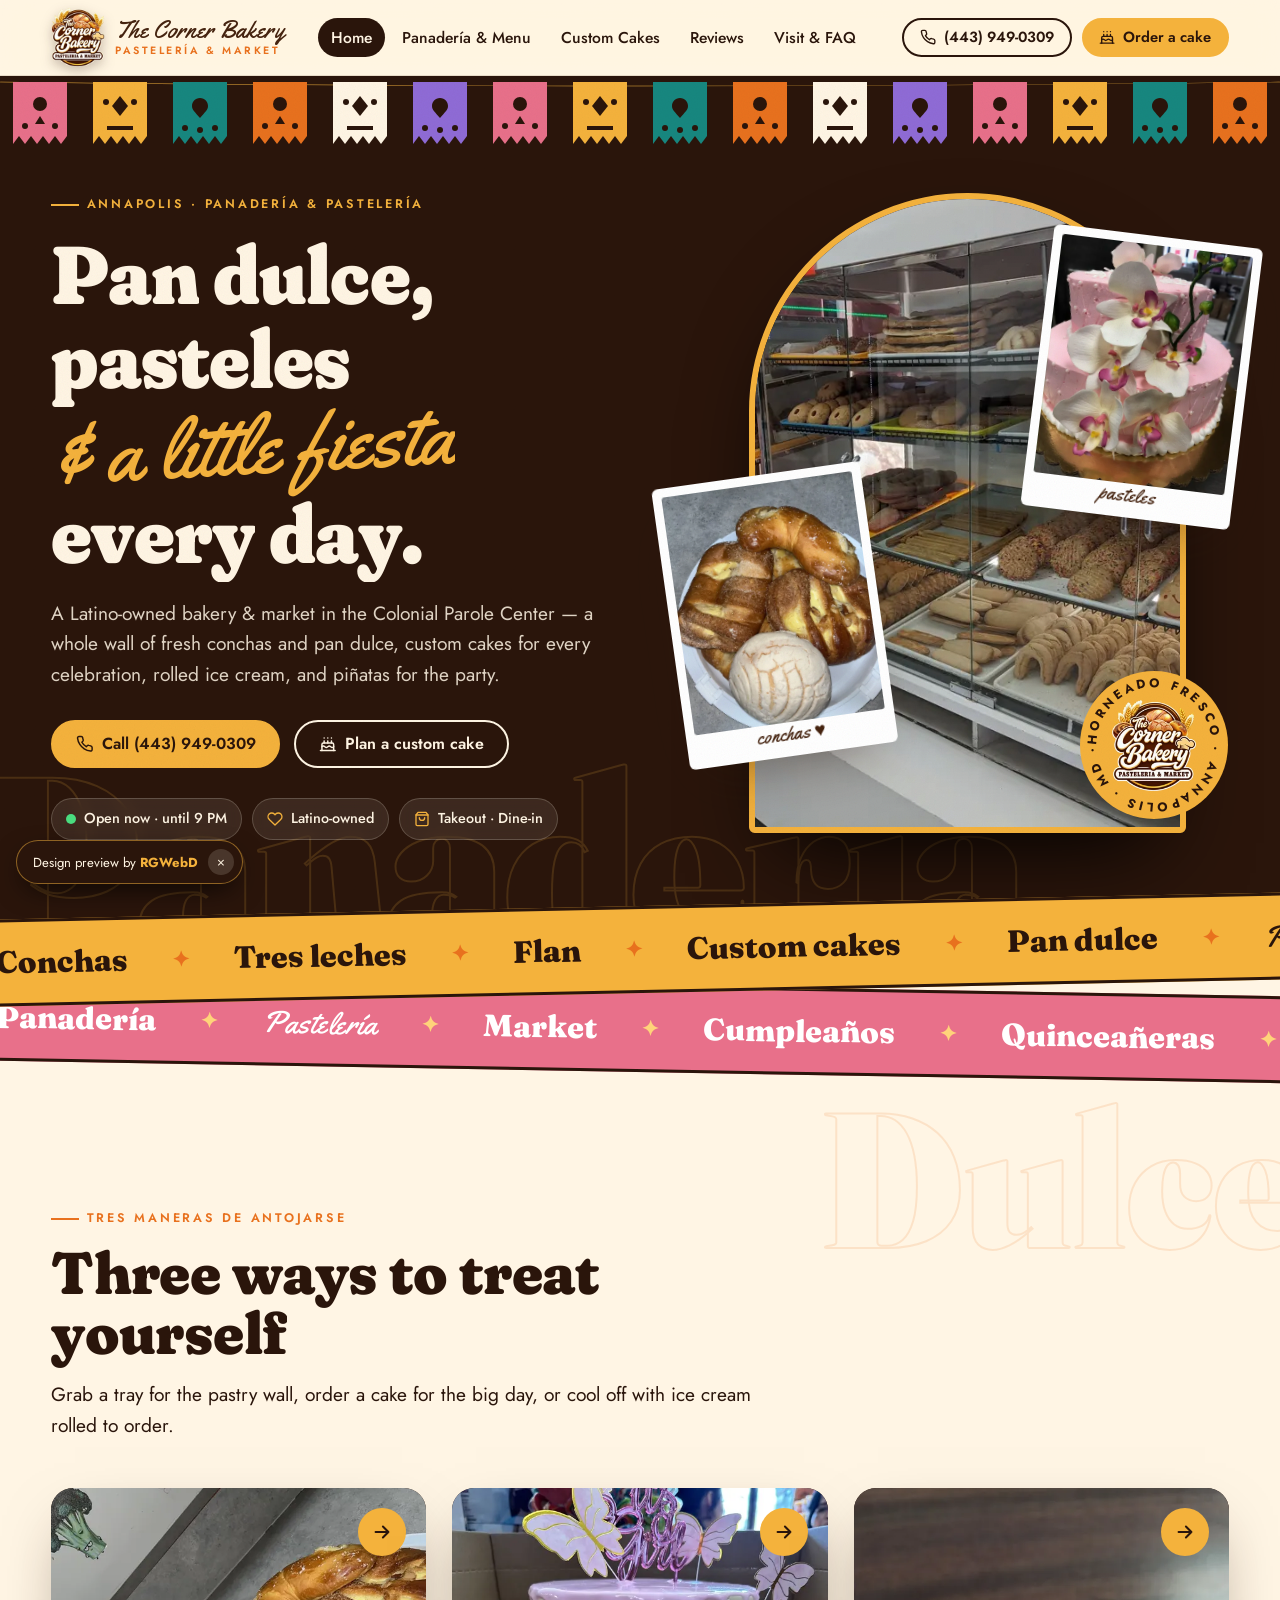
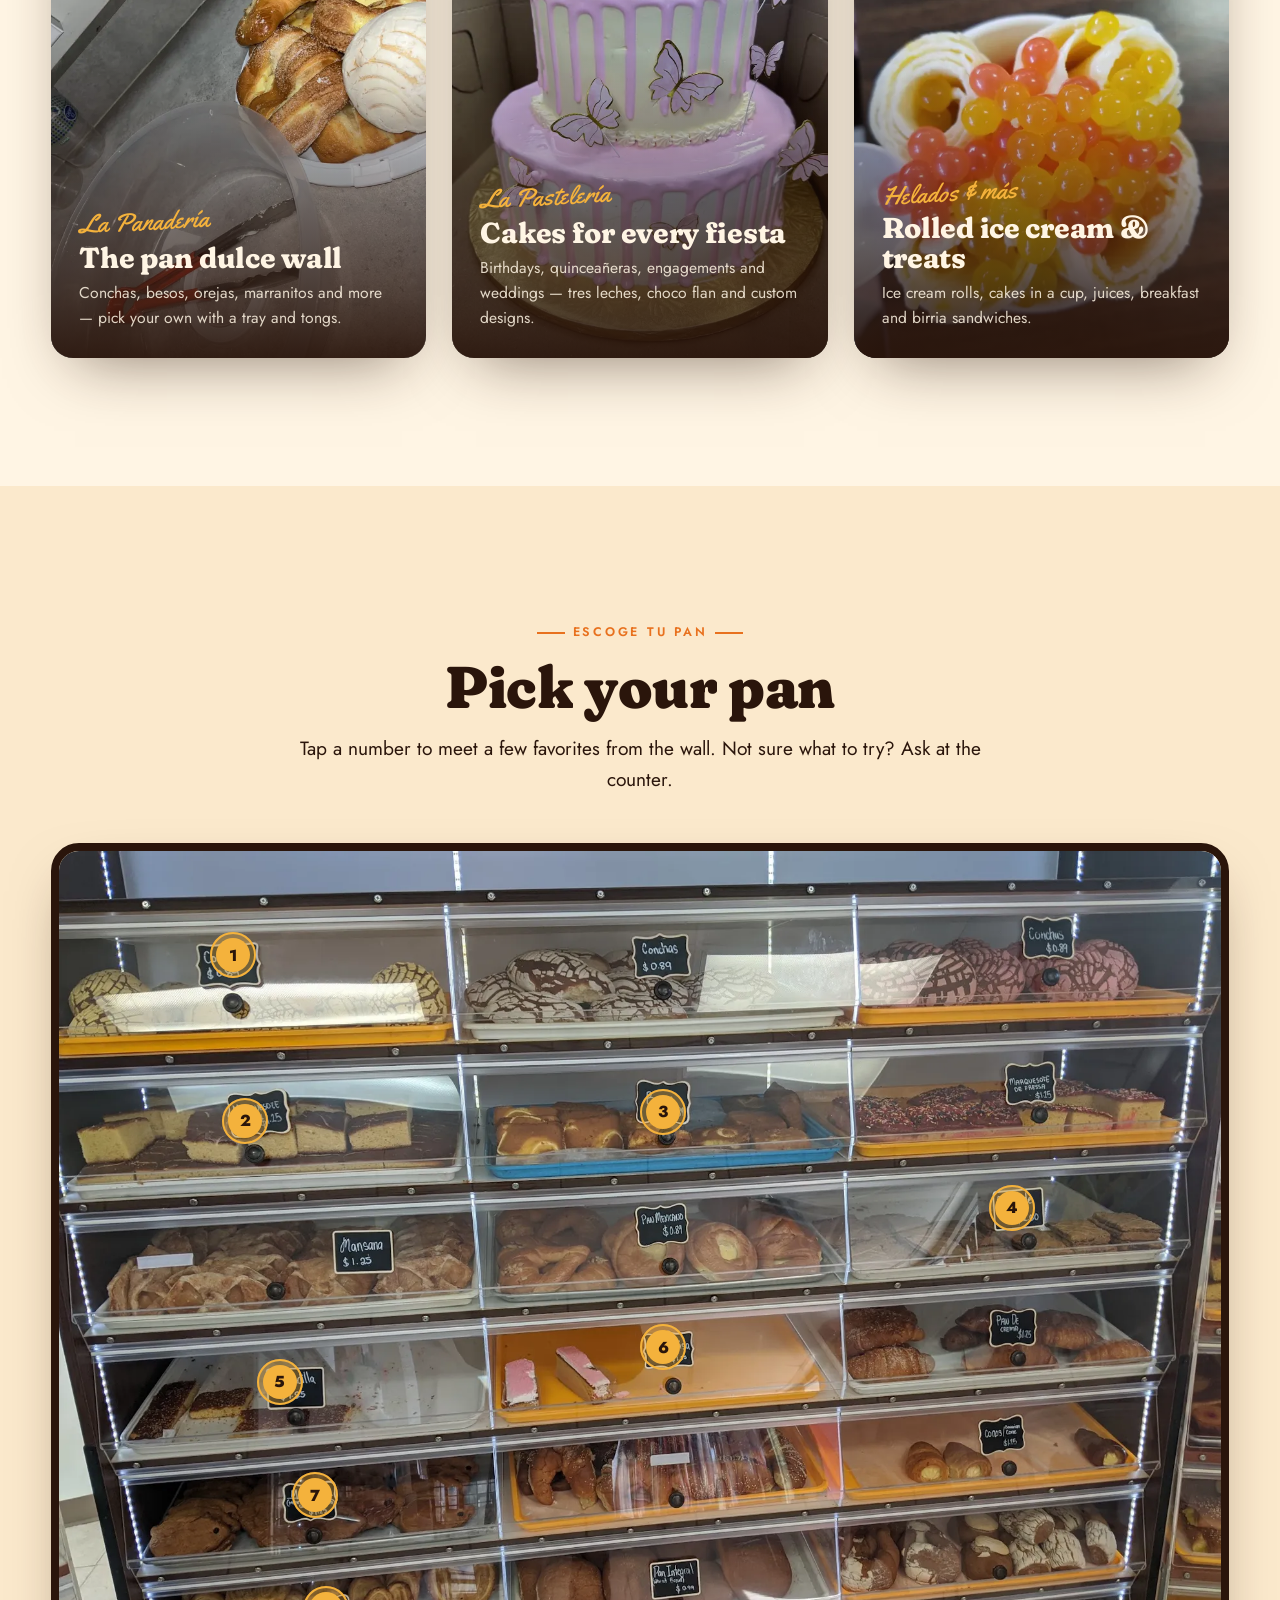
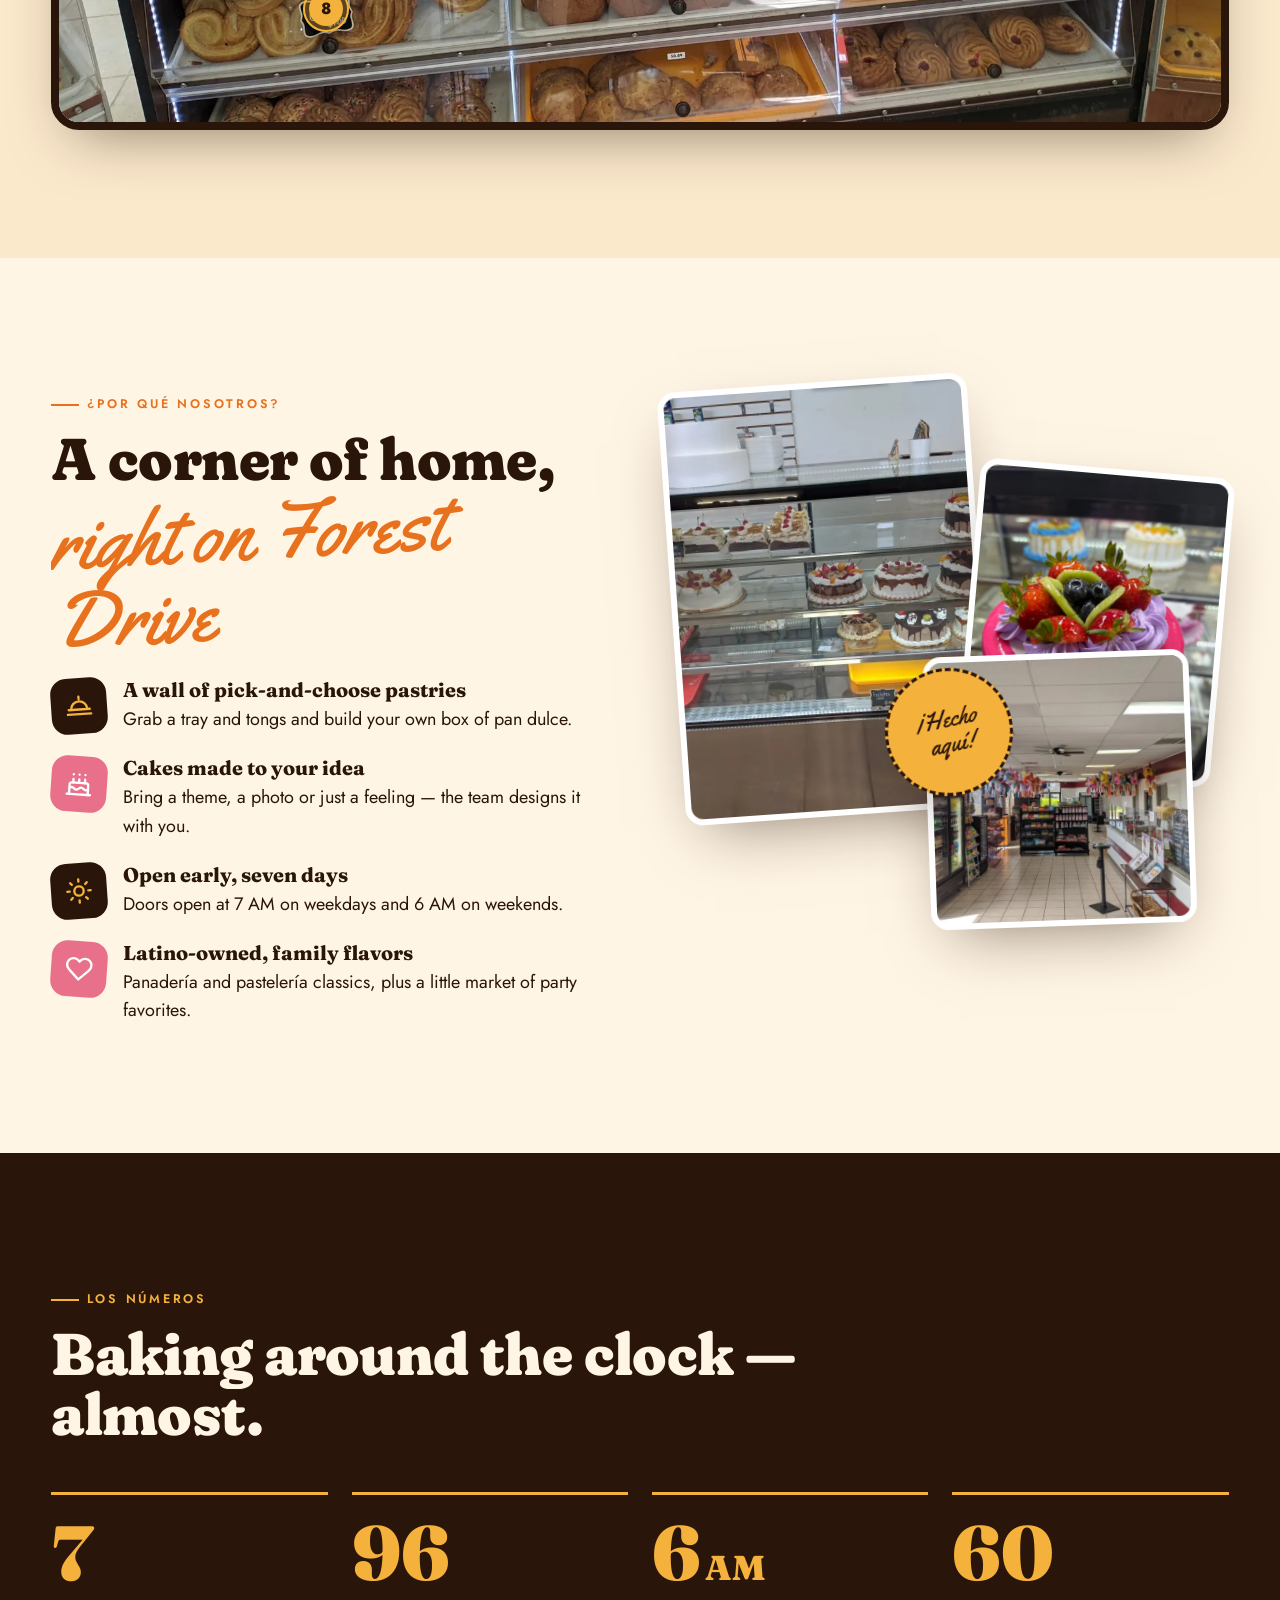
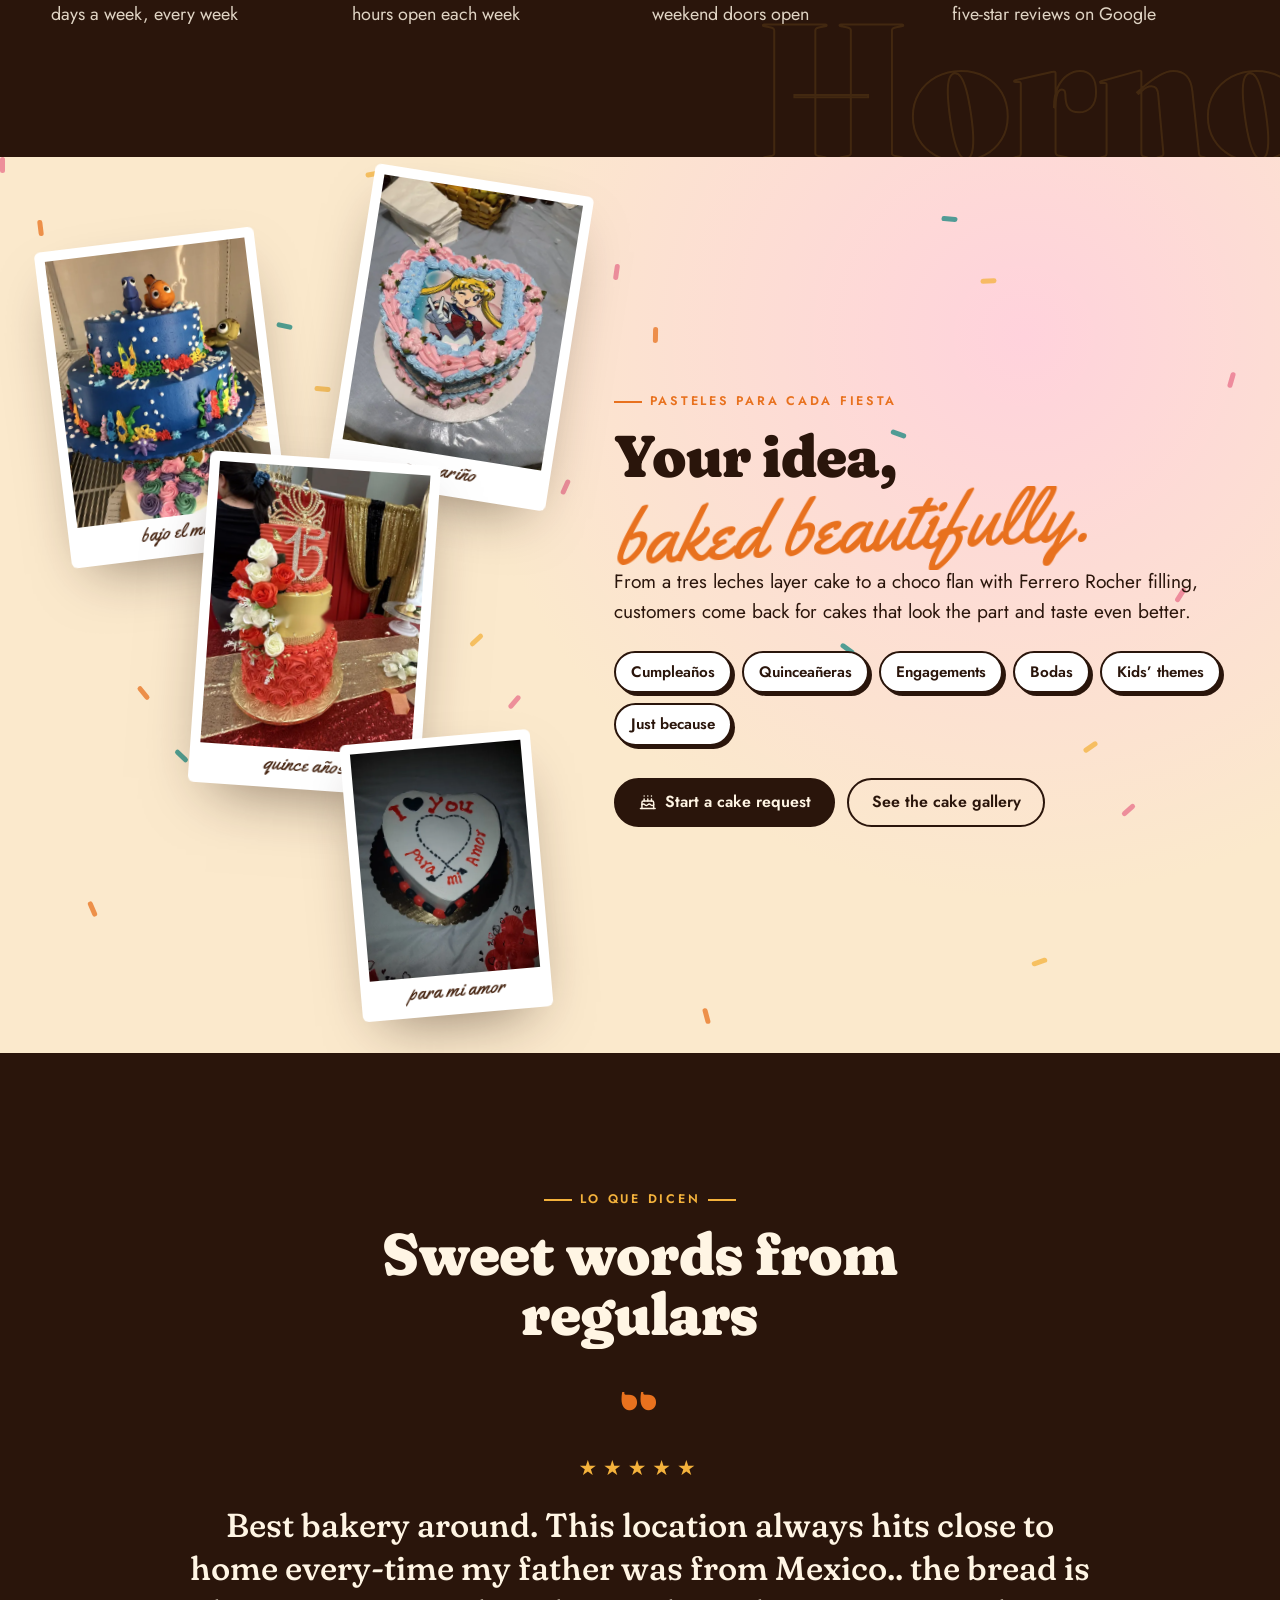
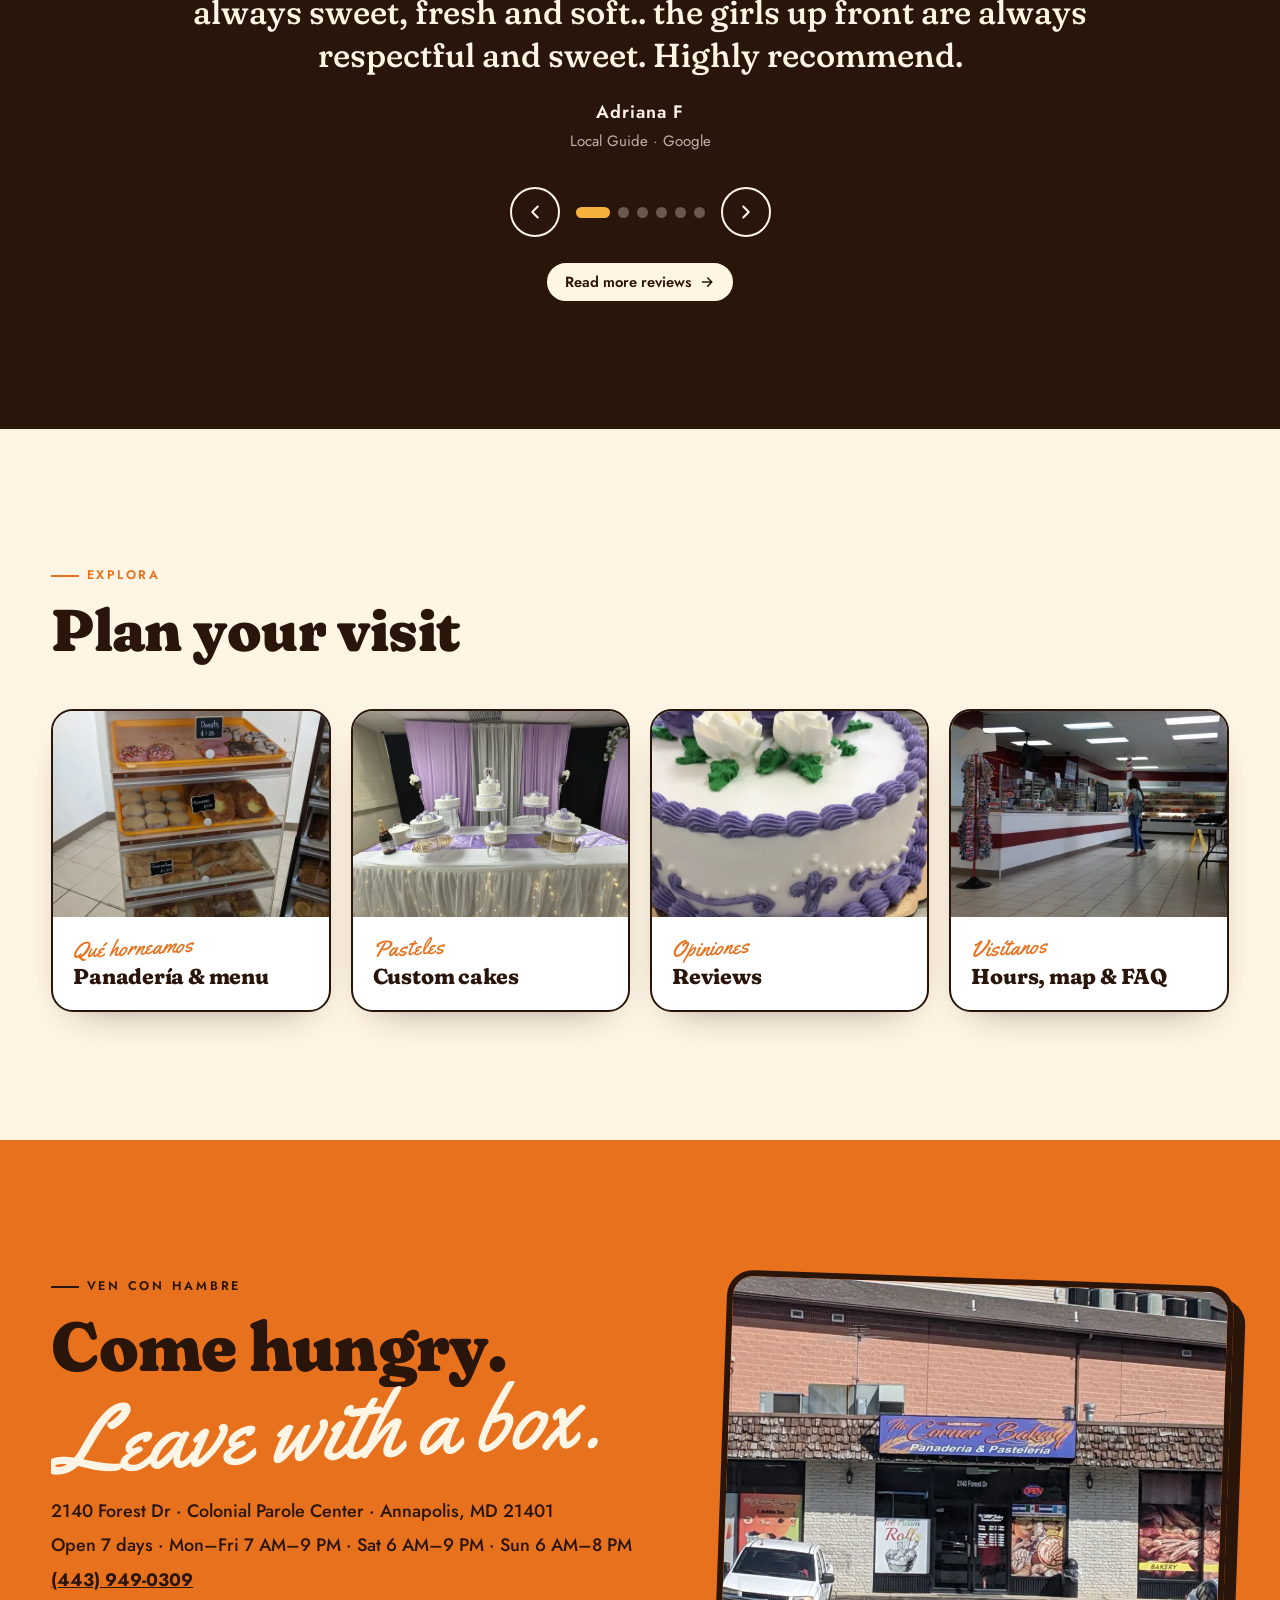
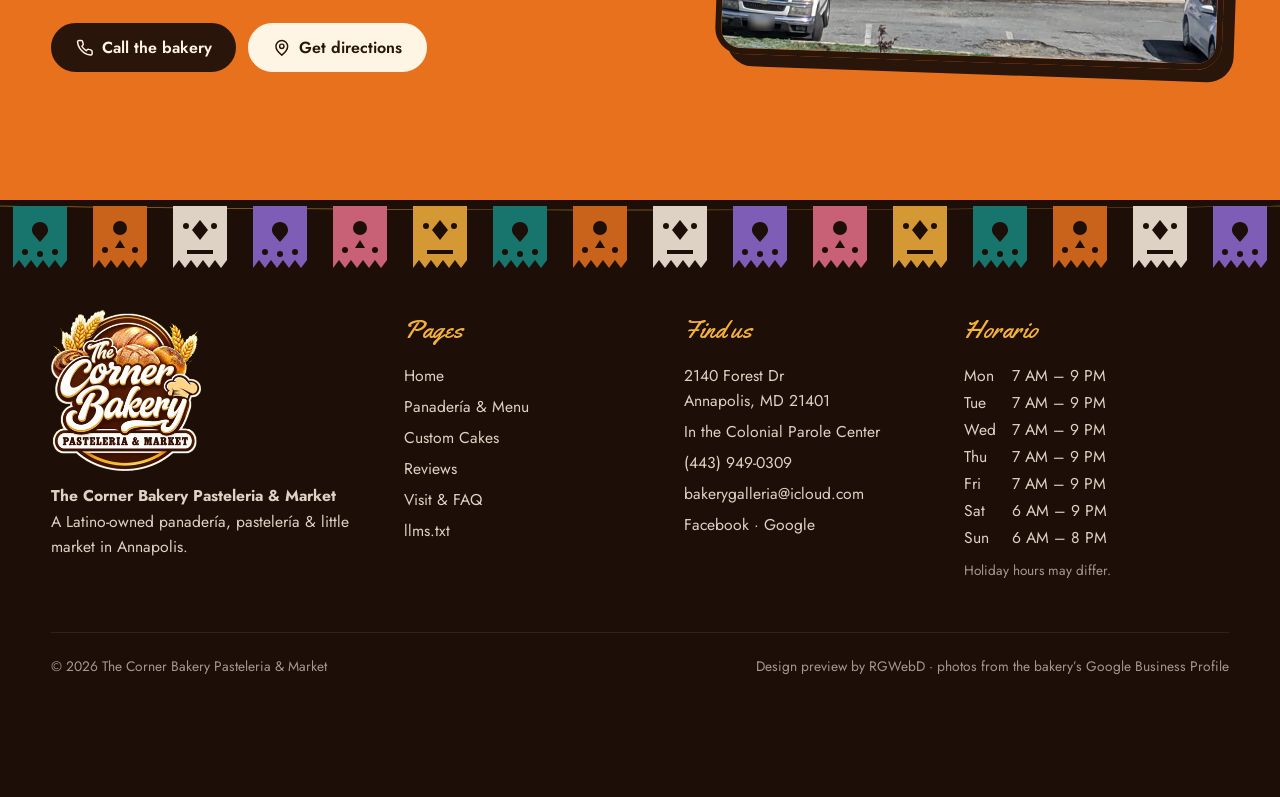
<file: index.html>
<!doctype html><html lang="en"><head><meta charset="utf-8">
<meta name="viewport" content="width=device-width,initial-scale=1,viewport-fit=cover">
<title>The Corner Bakery Pastelería &amp; Market | Latino Bakery in Annapolis, MD</title><meta name="description" content="Latino-owned panadería &amp; pastelería in Annapolis, MD: conchas and pan dulce, custom birthday &amp; quinceañera cakes, tres leches, flan, rolled ice cream and piñatas. 2140 Forest Dr · (443) 949-0309.">
<link rel="canonical" href="https://rgwebd.github.io/cornerbakery-annapolis/"><meta name="theme-color" content="#2a150b">
<meta property="og:type" content="website"><meta property="og:site_name" content="The Corner Bakery Pasteleria & Market"><meta property="og:title" content="The Corner Bakery Pastelería &amp; Market | Latino Bakery in Annapolis, MD"><meta property="og:description" content="Latino-owned panadería &amp; pastelería in Annapolis, MD: conchas and pan dulce, custom birthday &amp; quinceañera cakes, tres leches, flan, rolled ice cream and piñatas. 2140 Forest Dr · (443) 949-0309."><meta property="og:url" content="https://rgwebd.github.io/cornerbakery-annapolis/"><meta property="og:image" content="https://rgwebd.github.io/cornerbakery-annapolis/assets/og-image.jpg"><meta property="og:image:width" content="1200"><meta property="og:image:height" content="630"><meta property="og:locale" content="en_US">
<meta name="twitter:card" content="summary_large_image"><meta name="twitter:title" content="The Corner Bakery Pastelería &amp; Market | Latino Bakery in Annapolis, MD"><meta name="twitter:description" content="Latino-owned panadería &amp; pastelería in Annapolis, MD: conchas and pan dulce, custom birthday &amp; quinceañera cakes, tres leches, flan, rolled ice cream and piñatas. 2140 Forest Dr · (443) 949-0309."><meta name="twitter:image" content="https://rgwebd.github.io/cornerbakery-annapolis/assets/og-image.jpg">
<link rel="icon" href="favicon.ico" sizes="any"><link rel="icon" type="image/png" sizes="32x32" href="assets/brand/favicon-32.png"><link rel="apple-touch-icon" href="apple-touch-icon.png">
<link rel="preconnect" href="https://fonts.googleapis.com"><link rel="preconnect" href="https://fonts.gstatic.com" crossorigin>
<link href="https://fonts.googleapis.com/css2?family=Fraunces:opsz,wght,SOFT,WONK@9..144,500..900,0..100,0..1&family=Jost:wght@400;500;600;700&family=Yellowtail&display=swap" rel="stylesheet">
<link rel="stylesheet" href="assets/styles.css?v=5"><script type="application/ld+json">{"@context": "https://schema.org", "@type": "Bakery", "@id": "https://rgwebd.github.io/cornerbakery-annapolis/#bakery", "name": "The Corner Bakery Pasteleria & Market", "alternateName": ["The Corner Bakery", "The Corner Bakery Cafe Panaderia y Pastelería"], "url": "https://rgwebd.github.io/cornerbakery-annapolis/", "image": ["https://rgwebd.github.io/cornerbakery-annapolis/assets/og-image.jpg", "https://rgwebd.github.io/cornerbakery-annapolis/assets/img/g23.webp", "https://rgwebd.github.io/cornerbakery-annapolis/assets/img/g24.webp"], "logo": "https://rgwebd.github.io/cornerbakery-annapolis/assets/brand/logo-640.png", "telephone": "+14439490309", "email": "bakerygalleria@icloud.com", "address": {"@type": "PostalAddress", "streetAddress": "2140 Forest Dr", "addressLocality": "Annapolis", "addressRegion": "MD", "postalCode": "21401", "addressCountry": "US"}, "geo": {"@type": "GeoCoordinates", "latitude": 38.9779628, "longitude": -76.536517}, "hasMap": "https://www.google.com/maps/place/The+Corner+Bakery+Pasteleria+%26+Market/@38.9779628,-76.536517,16z/data=!4m6!3m5!1s0x89b7f6c5efd0cb41:0xc60131baa17e5c86!8m2!3d38.9779628!4d-76.536517!16s%2Fg%2F11f4m7khv6", "sameAs": ["https://www.facebook.com/TheCornerBakeryCafePasteleria/", "https://www.google.com/maps/place/The+Corner+Bakery+Pasteleria+%26+Market/@38.9779628,-76.536517,16z/data=!4m6!3m5!1s0x89b7f6c5efd0cb41:0xc60131baa17e5c86!8m2!3d38.9779628!4d-76.536517!16s%2Fg%2F11f4m7khv6"], "servesCuisine": ["Latin American", "Bakery", "Desserts"], "openingHoursSpecification": [{"@type": "OpeningHoursSpecification", "dayOfWeek": ["Monday", "Tuesday", "Wednesday", "Thursday", "Friday"], "opens": "07:00", "closes": "21:00"}, {"@type": "OpeningHoursSpecification", "dayOfWeek": "Saturday", "opens": "06:00", "closes": "21:00"}, {"@type": "OpeningHoursSpecification", "dayOfWeek": "Sunday", "opens": "06:00", "closes": "20:00"}], "paymentAccepted": "Credit card, debit card, NFC mobile payments", "amenityFeature": [{"@type": "LocationFeatureSpecification", "name": "Takeout", "value": true}, {"@type": "LocationFeatureSpecification", "name": "Dine-in", "value": true}, {"@type": "LocationFeatureSpecification", "name": "Wheelchair accessible parking lot", "value": true}], "aggregateRating": {"@type": "AggregateRating", "ratingValue": 3.7, "reviewCount": 108, "bestRating": 5}, "review": [{"@type": "Review", "author": {"@type": "Person", "name": "Adriana F"}, "reviewRating": {"@type": "Rating", "ratingValue": 5, "bestRating": 5}, "reviewBody": "Best bakery around. This location always hits close to home every-time my father was from Mexico.. the bread is always sweet, fresh and soft.. the girls up front are always respectful and sweet. Highly recommend.", "publisher": {"@type": "Organization", "name": "Google"}}, {"@type": "Review", "author": {"@type": "Person", "name": "Andrew Crawford"}, "reviewRating": {"@type": "Rating", "ratingValue": 5, "bestRating": 5}, "reviewBody": "This place is a gem. Best Flan in the state. Very unique baked goods and treats. Swing by and check it out. The smell of the bakery will let you know you are the right place!", "publisher": {"@type": "Organization", "name": "Google"}}, {"@type": "Review", "author": {"@type": "Person", "name": "jeffey martinez"}, "reviewRating": {"@type": "Rating", "ratingValue": 5, "bestRating": 5}, "reviewBody": "This bakery did a great job making a special requested design for a birthday. The staff listened to what I wanted and surpassed our expectation! I would highly recommend them. Will definitely be coming back again", "publisher": {"@type": "Organization", "name": "Google"}}, {"@type": "Review", "author": {"@type": "Person", "name": "Monica Yupe"}, "reviewRating": {"@type": "Rating", "ratingValue": 5, "bestRating": 5}, "reviewBody": "Absolutely stunning birthday cake! Not only was it beautifully decorated, it. tasted amazing too. We will definitely come back request more cakes :)", "publisher": {"@type": "Organization", "name": "Google"}}, {"@type": "Review", "author": {"@type": "Person", "name": "Madeleine Sofia Sanchez"}, "reviewRating": {"@type": "Rating", "ratingValue": 5, "bestRating": 5}, "reviewBody": "My brother ordered me a choco flan with rocher ferrero filling and it was so good 😊 All my guest really loved the taste of the cake as well. Thank you for this wonderful birthday cake.", "publisher": {"@type": "Organization", "name": "Google"}}, {"@type": "Review", "author": {"@type": "Person", "name": "M F"}, "reviewRating": {"@type": "Rating", "ratingValue": 5, "bestRating": 5}, "reviewBody": "I ordered a custom cake for my son’s 2nd birthday , it was better than expected and it was delicious. 100% recommend and will be ordering from here again.", "publisher": {"@type": "Organization", "name": "Google"}}], "knowsAbout": ["Pan dulce", "Conchas", "Custom cakes", "Birthday cakes", "Tres leches cake", "Flan", "Rolled ice cream", "Piñatas"]}</script><script type="application/ld+json">{"@context": "https://schema.org", "@type": "WebSite", "name": "The Corner Bakery Pasteleria & Market", "url": "https://rgwebd.github.io/cornerbakery-annapolis/"}</script><script src="https://cosmiccallers.lovable.app/demo-track.js" data-demo="cornerbakery-annapolis" defer></script></head><body class="grain"><a class="skip" href="#main">Skip to content</a><div class="progress" aria-hidden="true"></div>
<div class="holiday" role="note" hidden><span class="short"><b>Thanksgiving:</b> open late Thu 11/26 per our flyer — <a href="tel:+14439490309">call to confirm</a></span><span class="long"><b>Thanksgiving week:</b> our flyer says we’re <i lang="es">¡abierto toda la noche!</i> on Thu, Nov 26 — holiday hours may differ, so <a href="tel:+14439490309">call (443) 949-0309</a> to confirm.</span> <button type="button" aria-label="Dismiss holiday notice" style="position:absolute;right:10px;top:50%;translate:0 -50%;background:none;border:0;color:inherit;font-size:1.2rem">×</button></div>
<header class="nav"><div class="wrap">
<a class="brand" href="index.html" aria-label="The Corner Bakery home"><img src="assets/brand/logo-160.webp" width="160" height="173" alt="The Corner Bakery logo"><span><b>The Corner Bakery</b><small>Pastelería &amp; Market</small></span></a>
<nav aria-label="Main"><ul class="menu"><li><a href="index.html" aria-current="page">Home</a></li><li><a href="menu.html">Panadería & Menu</a></li><li><a href="cakes.html">Custom Cakes</a></li><li><a href="reviews.html">Reviews</a></li><li><a href="visit.html">Visit & FAQ</a></li></ul></nav>
<div class="nav-cta"><a class="btn ghost sm hide-m mag" href="tel:+14439490309"><svg viewBox="0 0 24 24" fill="none" stroke="currentColor" stroke-width="2" stroke-linecap="round" stroke-linejoin="round" aria-hidden="true"><path d="M22 16.9v3a2 2 0 0 1-2.2 2 19.8 19.8 0 0 1-8.6-3.1 19.5 19.5 0 0 1-6-6A19.8 19.8 0 0 1 2.1 4.2 2 2 0 0 1 4.1 2h3a2 2 0 0 1 2 1.7c.1 1 .4 1.9.7 2.8a2 2 0 0 1-.5 2.1L8 9.9a16 16 0 0 0 6 6l1.3-1.3a2 2 0 0 1 2.1-.4c.9.3 1.8.6 2.8.7a2 2 0 0 1 1.7 2z"/></svg>(443) 949-0309</a><a class="btn gold sm mag" href="cakes.html#order"><svg viewBox="0 0 24 24" fill="none" stroke="currentColor" stroke-width="2" stroke-linecap="round" stroke-linejoin="round" aria-hidden="true"><path d="M20 21v-8a2 2 0 0 0-2-2H6a2 2 0 0 0-2 2v8"/><path d="M4 16s.5-1 2-1 2.5 2 4 2 2.5-2 4-2 2.5 2 4 2 2-1 2-1"/><path d="M2 21h20M7 8v3M12 8v3M17 8v3M7 4h.01M12 4h.01M17 4h.01"/></svg>Order a cake</a>
<button class="burger" type="button" aria-label="Open menu" aria-expanded="false" aria-controls="drawer"><span></span></button></div>
</div></header>
<div class="drawer" id="drawer" aria-hidden="true"><a class="dl" href="index.html" aria-current="page">Home<small>Inicio</small></a><a class="dl" href="menu.html">Panadería & Menu<small>Qué horneamos</small></a><a class="dl" href="cakes.html">Custom Cakes<small>Pasteles</small></a><a class="dl" href="reviews.html">Reviews<small>Opiniones</small></a><a class="dl" href="visit.html">Visit & FAQ<small>Visítanos</small></a><div class="row"><a class="btn gold" href="tel:+14439490309"><svg viewBox="0 0 24 24" fill="none" stroke="currentColor" stroke-width="2" stroke-linecap="round" stroke-linejoin="round" aria-hidden="true"><path d="M22 16.9v3a2 2 0 0 1-2.2 2 19.8 19.8 0 0 1-8.6-3.1 19.5 19.5 0 0 1-6-6A19.8 19.8 0 0 1 2.1 4.2 2 2 0 0 1 4.1 2h3a2 2 0 0 1 2 1.7c.1 1 .4 1.9.7 2.8a2 2 0 0 1-.5 2.1L8 9.9a16 16 0 0 0 6 6l1.3-1.3a2 2 0 0 1 2.1-.4c.9.3 1.8.6 2.8.7a2 2 0 0 1 1.7 2z"/></svg>Call (443) 949-0309</a><a class="btn light" href="https://www.google.com/maps/dir/?api=1&destination=The+Corner+Bakery+Pasteleria+%26+Market%2C+2140+Forest+Dr%2C+Annapolis%2C+MD+21401" target="_blank" rel="noopener"><svg viewBox="0 0 24 24" fill="none" stroke="currentColor" stroke-width="2" stroke-linecap="round" stroke-linejoin="round" aria-hidden="true"><path d="M20 10c0 6-8 12-8 12S4 16 4 10a8 8 0 0 1 16 0z"/><circle cx="12" cy="10" r="3"/></svg>Directions</a></div></div><main id="main">
<div class="loader" aria-hidden="true"><div class="half t"></div><div class="half b"></div><div class="lc"><svg class="steam" viewBox="0 0 100 60"><path d="M30 58c-8-12 8-18 0-30s6-18 0-26"/><path d="M50 58c-8-12 8-18 0-30s6-18 0-26"/><path d="M70 58c-8-12 8-18 0-30s6-18 0-26"/></svg><img src="assets/brand/logo-320.webp" width="320" height="345" alt=""><p>Recién horneado…</p></div></div>
<section class="hero"><div class="picado" aria-hidden="true"><svg viewBox="0 0 100 20" preserveAspectRatio="none"><path d="M0 6 Q50 14 100 6" stroke="#f4b23c" stroke-width=".4" fill="none"/></svg><ul><li><svg viewBox="0 0 54 62" aria-hidden="true"><defs><mask id="pm0"><rect width="54" height="62" fill="#fff"/><g fill="#000"><circle cx="27" cy="22" r="7"/><path d="M27 34l5 8h-10z"/><circle cx="12" cy="44" r="3"/><circle cx="42" cy="44" r="3"/><path d="M0 62 6 54l6 8 6-8 6 8 6-8 6 8 6-8 6 8 6-8v8z"/></g></mask></defs><rect width="54" height="62" fill="#e8708a" mask="url(#pm0)"/></svg></li><li><svg viewBox="0 0 54 62" aria-hidden="true"><defs><mask id="pm1"><rect width="54" height="62" fill="#fff"/><g fill="#000"><path d="M27 14l8 10-8 10-8-10z"/><circle cx="13" cy="20" r="3"/><circle cx="41" cy="20" r="3"/><path d="M14 44h26v4H14z"/><path d="M0 62 6 54l6 8 6-8 6 8 6-8 6 8 6-8 6 8 6-8v8z"/></g></mask></defs><rect width="54" height="62" fill="#f4b23c" mask="url(#pm1)"/></svg></li><li><svg viewBox="0 0 54 62" aria-hidden="true"><defs><mask id="pm2"><rect width="54" height="62" fill="#fff"/><g fill="#000"><path d="M27 16c5 0 8 4 8 8s-3 6-8 12c-5-6-8-8-8-12s3-8 8-8z"/><circle cx="12" cy="46" r="3"/><circle cx="27" cy="48" r="3"/><circle cx="42" cy="46" r="3"/><path d="M0 62 6 54l6 8 6-8 6 8 6-8 6 8 6-8 6 8 6-8v8z"/></g></mask></defs><rect width="54" height="62" fill="#17877f" mask="url(#pm2)"/></svg></li><li><svg viewBox="0 0 54 62" aria-hidden="true"><defs><mask id="pm3"><rect width="54" height="62" fill="#fff"/><g fill="#000"><circle cx="27" cy="22" r="7"/><path d="M27 34l5 8h-10z"/><circle cx="12" cy="44" r="3"/><circle cx="42" cy="44" r="3"/><path d="M0 62 6 54l6 8 6-8 6 8 6-8 6 8 6-8 6 8 6-8v8z"/></g></mask></defs><rect width="54" height="62" fill="#e8711e" mask="url(#pm3)"/></svg></li><li><svg viewBox="0 0 54 62" aria-hidden="true"><defs><mask id="pm4"><rect width="54" height="62" fill="#fff"/><g fill="#000"><path d="M27 14l8 10-8 10-8-10z"/><circle cx="13" cy="20" r="3"/><circle cx="41" cy="20" r="3"/><path d="M14 44h26v4H14z"/><path d="M0 62 6 54l6 8 6-8 6 8 6-8 6 8 6-8 6 8 6-8v8z"/></g></mask></defs><rect width="54" height="62" fill="#fff5e4" mask="url(#pm4)"/></svg></li><li><svg viewBox="0 0 54 62" aria-hidden="true"><defs><mask id="pm5"><rect width="54" height="62" fill="#fff"/><g fill="#000"><path d="M27 16c5 0 8 4 8 8s-3 6-8 12c-5-6-8-8-8-12s3-8 8-8z"/><circle cx="12" cy="46" r="3"/><circle cx="27" cy="48" r="3"/><circle cx="42" cy="46" r="3"/><path d="M0 62 6 54l6 8 6-8 6 8 6-8 6 8 6-8 6 8 6-8v8z"/></g></mask></defs><rect width="54" height="62" fill="#8f6bd6" mask="url(#pm5)"/></svg></li><li><svg viewBox="0 0 54 62" aria-hidden="true"><defs><mask id="pm6"><rect width="54" height="62" fill="#fff"/><g fill="#000"><circle cx="27" cy="22" r="7"/><path d="M27 34l5 8h-10z"/><circle cx="12" cy="44" r="3"/><circle cx="42" cy="44" r="3"/><path d="M0 62 6 54l6 8 6-8 6 8 6-8 6 8 6-8 6 8 6-8v8z"/></g></mask></defs><rect width="54" height="62" fill="#e8708a" mask="url(#pm6)"/></svg></li><li><svg viewBox="0 0 54 62" aria-hidden="true"><defs><mask id="pm7"><rect width="54" height="62" fill="#fff"/><g fill="#000"><path d="M27 14l8 10-8 10-8-10z"/><circle cx="13" cy="20" r="3"/><circle cx="41" cy="20" r="3"/><path d="M14 44h26v4H14z"/><path d="M0 62 6 54l6 8 6-8 6 8 6-8 6 8 6-8 6 8 6-8v8z"/></g></mask></defs><rect width="54" height="62" fill="#f4b23c" mask="url(#pm7)"/></svg></li><li><svg viewBox="0 0 54 62" aria-hidden="true"><defs><mask id="pm8"><rect width="54" height="62" fill="#fff"/><g fill="#000"><path d="M27 16c5 0 8 4 8 8s-3 6-8 12c-5-6-8-8-8-12s3-8 8-8z"/><circle cx="12" cy="46" r="3"/><circle cx="27" cy="48" r="3"/><circle cx="42" cy="46" r="3"/><path d="M0 62 6 54l6 8 6-8 6 8 6-8 6 8 6-8 6 8 6-8v8z"/></g></mask></defs><rect width="54" height="62" fill="#17877f" mask="url(#pm8)"/></svg></li><li><svg viewBox="0 0 54 62" aria-hidden="true"><defs><mask id="pm9"><rect width="54" height="62" fill="#fff"/><g fill="#000"><circle cx="27" cy="22" r="7"/><path d="M27 34l5 8h-10z"/><circle cx="12" cy="44" r="3"/><circle cx="42" cy="44" r="3"/><path d="M0 62 6 54l6 8 6-8 6 8 6-8 6 8 6-8 6 8 6-8v8z"/></g></mask></defs><rect width="54" height="62" fill="#e8711e" mask="url(#pm9)"/></svg></li><li><svg viewBox="0 0 54 62" aria-hidden="true"><defs><mask id="pm10"><rect width="54" height="62" fill="#fff"/><g fill="#000"><path d="M27 14l8 10-8 10-8-10z"/><circle cx="13" cy="20" r="3"/><circle cx="41" cy="20" r="3"/><path d="M14 44h26v4H14z"/><path d="M0 62 6 54l6 8 6-8 6 8 6-8 6 8 6-8 6 8 6-8v8z"/></g></mask></defs><rect width="54" height="62" fill="#fff5e4" mask="url(#pm10)"/></svg></li><li><svg viewBox="0 0 54 62" aria-hidden="true"><defs><mask id="pm11"><rect width="54" height="62" fill="#fff"/><g fill="#000"><path d="M27 16c5 0 8 4 8 8s-3 6-8 12c-5-6-8-8-8-12s3-8 8-8z"/><circle cx="12" cy="46" r="3"/><circle cx="27" cy="48" r="3"/><circle cx="42" cy="46" r="3"/><path d="M0 62 6 54l6 8 6-8 6 8 6-8 6 8 6-8 6 8 6-8v8z"/></g></mask></defs><rect width="54" height="62" fill="#8f6bd6" mask="url(#pm11)"/></svg></li><li><svg viewBox="0 0 54 62" aria-hidden="true"><defs><mask id="pm12"><rect width="54" height="62" fill="#fff"/><g fill="#000"><circle cx="27" cy="22" r="7"/><path d="M27 34l5 8h-10z"/><circle cx="12" cy="44" r="3"/><circle cx="42" cy="44" r="3"/><path d="M0 62 6 54l6 8 6-8 6 8 6-8 6 8 6-8 6 8 6-8v8z"/></g></mask></defs><rect width="54" height="62" fill="#e8708a" mask="url(#pm12)"/></svg></li><li><svg viewBox="0 0 54 62" aria-hidden="true"><defs><mask id="pm13"><rect width="54" height="62" fill="#fff"/><g fill="#000"><path d="M27 14l8 10-8 10-8-10z"/><circle cx="13" cy="20" r="3"/><circle cx="41" cy="20" r="3"/><path d="M14 44h26v4H14z"/><path d="M0 62 6 54l6 8 6-8 6 8 6-8 6 8 6-8 6 8 6-8v8z"/></g></mask></defs><rect width="54" height="62" fill="#f4b23c" mask="url(#pm13)"/></svg></li><li><svg viewBox="0 0 54 62" aria-hidden="true"><defs><mask id="pm14"><rect width="54" height="62" fill="#fff"/><g fill="#000"><path d="M27 16c5 0 8 4 8 8s-3 6-8 12c-5-6-8-8-8-12s3-8 8-8z"/><circle cx="12" cy="46" r="3"/><circle cx="27" cy="48" r="3"/><circle cx="42" cy="46" r="3"/><path d="M0 62 6 54l6 8 6-8 6 8 6-8 6 8 6-8 6 8 6-8v8z"/></g></mask></defs><rect width="54" height="62" fill="#17877f" mask="url(#pm14)"/></svg></li><li><svg viewBox="0 0 54 62" aria-hidden="true"><defs><mask id="pm15"><rect width="54" height="62" fill="#fff"/><g fill="#000"><circle cx="27" cy="22" r="7"/><path d="M27 34l5 8h-10z"/><circle cx="12" cy="44" r="3"/><circle cx="42" cy="44" r="3"/><path d="M0 62 6 54l6 8 6-8 6 8 6-8 6 8 6-8 6 8 6-8v8z"/></g></mask></defs><rect width="54" height="62" fill="#e8711e" mask="url(#pm15)"/></svg></li></ul></div><div class="giant" aria-hidden="true">Panadería</div>
<div class="wrap hero-grid">
<div class="hero-copy"><span class="eyebrow" style="color:var(--gold)">Annapolis · Panadería &amp; Pastelería</span>
<h1 class="split" style="margin-top:18px">Pan dulce, pasteles <span class="script">&amp; a little fiesta</span> every day.</h1>
<p class="lead rv d2">A Latino-owned bakery &amp; market in the Colonial Parole Center — a whole wall of fresh conchas and pan dulce, custom cakes for every celebration, rolled ice cream, and piñatas for the party.</p>
<div class="ctas rv d3"><a class="btn gold mag" href="tel:+14439490309"><svg viewBox="0 0 24 24" fill="none" stroke="currentColor" stroke-width="2" stroke-linecap="round" stroke-linejoin="round" aria-hidden="true"><path d="M22 16.9v3a2 2 0 0 1-2.2 2 19.8 19.8 0 0 1-8.6-3.1 19.5 19.5 0 0 1-6-6A19.8 19.8 0 0 1 2.1 4.2 2 2 0 0 1 4.1 2h3a2 2 0 0 1 2 1.7c.1 1 .4 1.9.7 2.8a2 2 0 0 1-.5 2.1L8 9.9a16 16 0 0 0 6 6l1.3-1.3a2 2 0 0 1 2.1-.4c.9.3 1.8.6 2.8.7a2 2 0 0 1 1.7 2z"/></svg>Call (443) 949-0309</a><a class="btn ghost light mag" href="cakes.html#order"><svg viewBox="0 0 24 24" fill="none" stroke="currentColor" stroke-width="2" stroke-linecap="round" stroke-linejoin="round" aria-hidden="true"><path d="M20 21v-8a2 2 0 0 0-2-2H6a2 2 0 0 0-2 2v8"/><path d="M4 16s.5-1 2-1 2.5 2 4 2 2.5-2 4-2 2.5 2 4 2 2-1 2-1"/><path d="M2 21h20M7 8v3M12 8v3M17 8v3M7 4h.01M12 4h.01M17 4h.01"/></svg>Plan a custom cake</a></div>
<div class="trust rv d3"><span class="chip live" aria-live="polite"><span class="dot"></span><span class="lt">Open daily · 6–7 AM to 8–9 PM</span></span><span class="chip"><svg viewBox="0 0 24 24" fill="none" stroke="currentColor" stroke-width="2" stroke-linecap="round" stroke-linejoin="round" aria-hidden="true"><path d="M20.8 4.6a5.5 5.5 0 0 0-7.8 0L12 5.7l-1-1.1a5.5 5.5 0 0 0-7.8 7.8l1 1.1L12 21l7.8-7.5 1-1.1a5.5 5.5 0 0 0 0-7.8z"/></svg>Latino-owned</span><span class="chip"><svg viewBox="0 0 24 24" fill="none" stroke="currentColor" stroke-width="2" stroke-linecap="round" stroke-linejoin="round" aria-hidden="true"><path d="M6 2 3 6v14a2 2 0 0 0 2 2h14a2 2 0 0 0 2-2V6l-3-4z"/><path d="M3 6h18M16 10a4 4 0 0 1-8 0"/></svg>Takeout · Dine-in</span></div>
</div>
<div class="hero-art">
<div class="arch"><img src="assets/img/g24-s.webp" srcset="assets/img/g24-s.webp 800w, assets/img/g24.webp 1700w" sizes="(max-width:900px) 92vw, 46vw" width="1700" height="1500" alt="Self-serve pan dulce wall and glass pastry cases inside The Corner Bakery" fetchpriority="high"></div>
<figure class="polaroid p1" data-speed=".12"><img src="assets/img/g31-s.webp" srcset="assets/img/g31-s.webp 600w, assets/img/g31.webp 1350w" sizes="220px" width="1350" height="1800" alt="Conchas and sweet breads on a plate" loading="lazy" decoding="async"><figcaption>conchas ♥</figcaption></figure>
<figure class="polaroid p2" data-speed="-.1"><img src="assets/img/g07-s.webp" srcset="assets/img/g07-s.webp 600w, assets/img/g07.webp 1350w" sizes="220px" width="1350" height="1800" alt="Two-tier pink cake with white orchids" loading="lazy" decoding="async"><figcaption>pasteles</figcaption></figure>
<div class="stamp-wrap" aria-hidden="true"><svg class="ring stamp" viewBox="0 0 150 150" style="position:absolute;inset:0;width:150px;height:150px"><defs><path id="cp" d="M75 75m-58 0a58 58 0 1 1 116 0a58 58 0 1 1-116 0"/></defs><circle cx="75" cy="75" r="74" fill="#f4b23c"/><text font-family="Jost" font-weight="700" font-size="12.5" letter-spacing="3.2" fill="#2a150b"><textPath href="#cp">HORNEADO FRESCO · ANNAPOLIS · MD · </textPath></text></svg><div class="logo"><img src="assets/brand/logo-160.webp" width="160" height="173" alt=""></div></div>
</div></div></section>
<div class="mqwrap"><div class="marquee" aria-hidden="true"><div class="mq"><span>Conchas</span><span>Tres leches</span><span>Flan</span><span>Custom cakes</span><span>Pan dulce</span><span><i>Pasteles en vaso</i></span><span>Rolled ice cream</span><span>Birria sandwiches</span><span>Piñatas</span><span>Conchas</span><span>Tres leches</span><span>Flan</span><span>Custom cakes</span><span>Pan dulce</span><span><i>Pasteles en vaso</i></span><span>Rolled ice cream</span><span>Birria sandwiches</span><span>Piñatas</span></div></div>
<div class="marquee alt" aria-hidden="true"><div class="mq"><span>Panadería</span><span><i>Pastelería</i></span><span>Market</span><span>Cumpleaños</span><span>Quinceañeras</span><span>Piñatas</span><span>Bodas</span><span><i>Recién horneado</i></span><span>Panadería</span><span><i>Pastelería</i></span><span>Market</span><span>Cumpleaños</span><span>Quinceañeras</span><span>Piñatas</span><span>Bodas</span><span><i>Recién horneado</i></span></div></div></div>

<section class="sec"><div class="bgword" aria-hidden="true">Dulce</div><div class="wrap">
<div class="sec-head"><span class="eyebrow">Tres maneras de antojarse</span><h2 class="split">Three ways to treat yourself</h2><p class="lead rv">Grab a tray for the pastry wall, order a cake for the big day, or cool off with ice cream rolled to order.</p></div>
<div class="trio">
<a class="card tilt rv" href="menu.html#panaderia"><img src="assets/img/g37-s.webp" srcset="assets/img/g37-s.webp 600w, assets/img/g37.webp 1350w" sizes="(max-width:900px) 92vw, 33vw" width="1350" height="1800" alt="Self-serve tray and tongs with conchas" loading="lazy" decoding="async"><span class="arrow"><svg viewBox="0 0 24 24" width="22" height="22" fill="none" stroke="currentColor" stroke-width="2.2" stroke-linecap="round" stroke-linejoin="round" aria-hidden="true"><path d="M5 12h14M13 6l6 6-6 6"/></svg></span><div class="ct"><span class="script">La Panadería</span><h3>The pan dulce wall</h3><p>Conchas, besos, orejas, marranitos and more — pick your own with a tray and tongs.</p></div></a>
<a class="card tilt rv d1" href="cakes.html"><img src="assets/img/g11-s.webp" srcset="assets/img/g11-s.webp 600w, assets/img/g11.webp 1350w" sizes="(max-width:900px) 92vw, 33vw" width="1350" height="1800" alt="Two-tier lavender drip cake with butterflies" loading="lazy" decoding="async"><span class="arrow"><svg viewBox="0 0 24 24" width="22" height="22" fill="none" stroke="currentColor" stroke-width="2.2" stroke-linecap="round" stroke-linejoin="round" aria-hidden="true"><path d="M5 12h14M13 6l6 6-6 6"/></svg></span><div class="ct"><span class="script">La Pastelería</span><h3>Cakes for every fiesta</h3><p>Birthdays, quinceañeras, engagements and weddings — tres leches, choco flan and custom designs.</p></div></a>
<a class="card tilt rv d2" href="menu.html#helados"><img src="assets/img/g36-s.webp" srcset="assets/img/g36-s.webp 600w, assets/img/g36.webp 1350w" sizes="(max-width:900px) 92vw, 33vw" width="1350" height="1800" alt="Rolled ice cream topped with popping boba" loading="lazy" decoding="async"><span class="arrow"><svg viewBox="0 0 24 24" width="22" height="22" fill="none" stroke="currentColor" stroke-width="2.2" stroke-linecap="round" stroke-linejoin="round" aria-hidden="true"><path d="M5 12h14M13 6l6 6-6 6"/></svg></span><div class="ct"><span class="script">Helados &amp; más</span><h3>Rolled ice cream &amp; treats</h3><p>Ice cream rolls, cakes in a cup, juices, breakfast and birria sandwiches.</p></div></a>
</div></div></section>

<section class="sec paper"><div class="wrap">
<div class="sec-head center"><span class="eyebrow">Escoge tu pan</span><h2 class="split">Pick your pan</h2><p class="lead rv" style="margin-inline:auto">Tap a number to meet a few favorites from the wall. Not sure what to try? Ask at the counter.</p></div>
<div class="spot-stage rv"><img src="assets/img/g38-s.webp" srcset="assets/img/g38-s.webp 800w, assets/img/g38.webp 1800w" sizes="(max-width:1240px) 92vw, 1220px" width="1800" height="1350" alt="Pan dulce wall with chalk labels for conchas, besos, marquesote, orejas and more" loading="lazy" decoding="async"><button class="pin" type="button" style="left:15%;top:12%" aria-expanded="false" aria-controls="pop0" aria-label="Conchas">1</button><div class="pop below" id="pop0" role="dialog" aria-label="Conchas" hidden style="left:18%;top:12%"><b>Conchas</b>The classic shell-topped sweet bun — vanilla, chocolate and pink.</div><button class="pin" type="button" style="left:16%;top:31%" aria-expanded="false" aria-controls="pop1" aria-label="Marquesote">2</button><div class="pop below" id="pop1" role="dialog" aria-label="Marquesote" hidden style="left:18%;top:31%"><b>Marquesote</b>Soft, golden sponge cake squares.</div><button class="pin" type="button" style="left:52%;top:30%" aria-expanded="false" aria-controls="pop2" aria-label="Besos">3</button><div class="pop below" id="pop2" role="dialog" aria-label="Besos" hidden style="left:52%;top:30%"><b>Besos</b>Two domes of cake sandwiched together — a “kiss.”</div><button class="pin" type="button" style="left:82%;top:41%" aria-expanded="false" aria-controls="pop3" aria-label="Semita de piña">4</button><div class="pop" id="pop3" role="dialog" aria-label="Semita de piña" hidden style="left:82%;top:41%"><b>Semita de piña</b>A filled sweet bread with pineapple.</div><button class="pin" type="button" style="left:19%;top:61%" aria-expanded="false" aria-controls="pop4" aria-label="Quesadilla">5</button><div class="pop" id="pop4" role="dialog" aria-label="Quesadilla" hidden style="left:19%;top:61%"><b>Quesadilla</b>Not the taco kind — a sweet, cheesy pan dulce.</div><button class="pin" type="button" style="left:52%;top:57%" aria-expanded="false" aria-controls="pop5" aria-label="María Luisa">6</button><div class="pop" id="pop5" role="dialog" aria-label="María Luisa" hidden style="left:52%;top:57%"><b>María Luisa</b>Layered cake slices with jam.</div><button class="pin" type="button" style="left:22%;top:74%" aria-expanded="false" aria-controls="pop6" aria-label="Marranitos">7</button><div class="pop" id="pop6" role="dialog" aria-label="Marranitos" hidden style="left:22%;top:74%"><b>Marranitos</b>Little piggy-shaped molasses cookies.</div><button class="pin" type="button" style="left:23%;top:87%" aria-expanded="false" aria-controls="pop7" aria-label="Orejas">8</button><div class="pop" id="pop7" role="dialog" aria-label="Orejas" hidden style="left:23%;top:87%"><b>Orejas</b>Flaky, caramelized “ear” pastries.</div></div>
<ol class="spot-list rv"><li><b>Conchas</b> — The classic shell-topped sweet bun — vanilla, chocolate and pink.</li><li><b>Marquesote</b> — Soft, golden sponge cake squares.</li><li><b>Besos</b> — Two domes of cake sandwiched together — a “kiss.”</li><li><b>Semita de piña</b> — A filled sweet bread with pineapple.</li><li><b>Quesadilla</b> — Not the taco kind — a sweet, cheesy pan dulce.</li><li><b>María Luisa</b> — Layered cake slices with jam.</li><li><b>Marranitos</b> — Little piggy-shaped molasses cookies.</li><li><b>Orejas</b> — Flaky, caramelized “ear” pastries.</li></ol>
</div></section>

<section class="sec"><div class="wrap why">
<div><span class="eyebrow">¿Por qué nosotros?</span><h2 class="split" style="margin-top:14px">A corner of home, <span class="script">right on Forest Drive</span></h2>
<ul>
<li class="rv"><span class="ic"><svg viewBox="0 0 24 24" fill="none" stroke="currentColor" stroke-width="2" stroke-linecap="round" stroke-linejoin="round" aria-hidden="true"><path d="M3 15h18M5 15a7 7 0 0 1 14 0M12 6V4M2 19h20"/></svg></span><div><b>A wall of pick-and-choose pastries</b>Grab a tray and tongs and build your own box of pan dulce.</div></li>
<li class="rv d1"><span class="ic"><svg viewBox="0 0 24 24" fill="none" stroke="currentColor" stroke-width="2" stroke-linecap="round" stroke-linejoin="round" aria-hidden="true"><path d="M20 21v-8a2 2 0 0 0-2-2H6a2 2 0 0 0-2 2v8"/><path d="M4 16s.5-1 2-1 2.5 2 4 2 2.5-2 4-2 2.5 2 4 2 2-1 2-1"/><path d="M2 21h20M7 8v3M12 8v3M17 8v3M7 4h.01M12 4h.01M17 4h.01"/></svg></span><div><b>Cakes made to your idea</b>Bring a theme, a photo or just a feeling — the team designs it with you.</div></li>
<li class="rv d2"><span class="ic"><svg viewBox="0 0 24 24" fill="none" stroke="currentColor" stroke-width="2" stroke-linecap="round" aria-hidden="true"><circle cx="12" cy="12" r="4"/><path d="M12 2v2M12 20v2M4.9 4.9l1.4 1.4M17.7 17.7l1.4 1.4M2 12h2M20 12h2M4.9 19.1l1.4-1.4M17.7 6.3l1.4-1.4"/></svg></span><div><b>Open early, seven days</b>Doors open at 7 AM on weekdays and 6 AM on weekends.</div></li>
<li class="rv d3"><span class="ic"><svg viewBox="0 0 24 24" fill="none" stroke="currentColor" stroke-width="2" stroke-linecap="round" stroke-linejoin="round" aria-hidden="true"><path d="M20.8 4.6a5.5 5.5 0 0 0-7.8 0L12 5.7l-1-1.1a5.5 5.5 0 0 0-7.8 7.8l1 1.1L12 21l7.8-7.5 1-1.1a5.5 5.5 0 0 0 0-7.8z"/></svg></span><div><b>Latino-owned, family flavors</b>Panadería and pastelería classics, plus a little market of party favorites.</div></li>
</ul></div>
<div class="collage"><figure class="c1" data-speed=".06"><img src="assets/img/g10-s.webp" srcset="assets/img/g10-s.webp 800w, assets/img/g10.webp 1800w" sizes="(max-width:900px) 52vw, 30vw" width="1800" height="1350" alt="Glass display case full of decorated cakes" loading="lazy" decoding="async"></figure><figure class="c2" data-speed="-.08"><img src="assets/img/g02-s.webp" srcset="assets/img/g02-s.webp 600w, assets/img/g02.webp 1200w" sizes="(max-width:900px) 44vw, 24vw" width="1200" height="1600" alt="Fruit-topped drip cake in the display case" loading="lazy" decoding="async"></figure><figure class="c3" data-speed=".1"><img src="assets/img/g27-s.webp" srcset="assets/img/g27-s.webp 800w, assets/img/g27.webp 1800w" sizes="(max-width:900px) 46vw, 26vw" width="1800" height="1350" alt="Market aisle with piñatas hanging from the ceiling" loading="lazy" decoding="async"></figure><div class="sticker" aria-hidden="true">¡Hecho<br>aquí!</div></div>
</div></section>

<section class="sec dark stat-sec"><div class="bgword" aria-hidden="true">Horno</div><div class="wrap">
<div class="sec-head"><span class="eyebrow">Los números</span><h2 class="split">Baking around the clock — almost.</h2></div>
<div class="stats">
<div class="stat rv"><div class="num"><span data-to="7">7</span></div><p>days a week, every week</p></div>
<div class="stat rv d1"><div class="num"><span data-to="99">99</span></div><p>hours open each week</p></div>
<div class="stat rv d2"><div class="num"><span data-to="6">6</span><small>AM</small></div><p>weekend doors open</p></div>
<div class="stat rv d3"><div class="num"><span data-to="62">62</span></div><p>five-star reviews on Google</p></div>
</div></div></section>

<section class="sec cakeband"><div class="sprinkles" aria-hidden="true"><i style="left:0%;top:0%;background:#e8708a;rotate:0deg;animation-delay:-0s"></i><i style="left:37%;top:53%;background:#f4b23c;rotate:47deg;animation-delay:-1s"></i><i style="left:74%;top:6%;background:#17877f;rotate:94deg;animation-delay:-2s"></i><i style="left:11%;top:59%;background:#e8711e;rotate:141deg;animation-delay:-3s"></i><i style="left:48%;top:12%;background:#e8708a;rotate:8deg;animation-delay:-4s"></i><i style="left:85%;top:65%;background:#f4b23c;rotate:55deg;animation-delay:-5s"></i><i style="left:22%;top:18%;background:#17877f;rotate:102deg;animation-delay:-6s"></i><i style="left:59%;top:71%;background:#e8711e;rotate:149deg;animation-delay:-0s"></i><i style="left:96%;top:24%;background:#e8708a;rotate:16deg;animation-delay:-1s"></i><i style="left:33%;top:77%;background:#f4b23c;rotate:63deg;animation-delay:-2s"></i><i style="left:70%;top:30%;background:#17877f;rotate:110deg;animation-delay:-3s"></i><i style="left:7%;top:83%;background:#e8711e;rotate:157deg;animation-delay:-4s"></i><i style="left:44%;top:36%;background:#e8708a;rotate:24deg;animation-delay:-5s"></i><i style="left:81%;top:89%;background:#f4b23c;rotate:71deg;animation-delay:-6s"></i><i style="left:18%;top:42%;background:#17877f;rotate:118deg;animation-delay:-0s"></i><i style="left:55%;top:95%;background:#e8711e;rotate:165deg;animation-delay:-1s"></i><i style="left:92%;top:48%;background:#e8708a;rotate:32deg;animation-delay:-2s"></i><i style="left:29%;top:1%;background:#f4b23c;rotate:79deg;animation-delay:-3s"></i><i style="left:66%;top:54%;background:#17877f;rotate:126deg;animation-delay:-4s"></i><i style="left:3%;top:7%;background:#e8711e;rotate:173deg;animation-delay:-5s"></i><i style="left:40%;top:60%;background:#e8708a;rotate:40deg;animation-delay:-6s"></i><i style="left:77%;top:13%;background:#f4b23c;rotate:87deg;animation-delay:-0s"></i><i style="left:14%;top:66%;background:#17877f;rotate:134deg;animation-delay:-1s"></i><i style="left:51%;top:19%;background:#e8711e;rotate:1deg;animation-delay:-2s"></i><i style="left:88%;top:72%;background:#e8708a;rotate:48deg;animation-delay:-3s"></i><i style="left:25%;top:25%;background:#f4b23c;rotate:95deg;animation-delay:-4s"></i></div><div class="wrap cake-grid">
<div class="cake-stack">
<figure class="k1" data-speed=".08"><img src="assets/img/g12-s.webp" srcset="assets/img/g12-s.webp 600w, assets/img/g12.webp 1350w" sizes="(max-width:900px) 44vw, 22vw" width="1350" height="1800" alt="Blue two-tier under-the-sea cake" loading="lazy" decoding="async"><figcaption>bajo el mar</figcaption></figure>
<figure class="k2" data-speed="-.05"><img src="assets/img/g30-s.webp" srcset="assets/img/g30-s.webp 600w, assets/img/g30.webp 1350w" sizes="(max-width:900px) 46vw, 22vw" width="1350" height="1800" alt="Red and gold three-tier quinceañera cake with roses and a crown" loading="lazy" decoding="async"><figcaption>quince años</figcaption></figure>
<figure class="k3" data-speed=".12"><img src="assets/img/g28-s.webp" srcset="assets/img/g28-s.webp 600w, assets/img/g28.webp 1350w" sizes="(max-width:900px) 44vw, 20vw" width="1350" height="1800" alt="Heart-shaped anime character cake with pastel piping" loading="lazy" decoding="async"><figcaption>con cariño</figcaption></figure>
<figure class="k4" data-speed="-.1"><img src="assets/img/g45-s.webp" srcset="assets/img/g45-s.webp 600w, assets/img/g45.webp 1350w" sizes="(max-width:900px) 38vw, 18vw" width="1350" height="1800" alt="Heart cake reading I love you para mi amor" loading="lazy" decoding="async"><figcaption>para mi amor</figcaption></figure>
</div>
<div><span class="eyebrow">Pasteles para cada fiesta</span><h2 class="split" style="margin-top:14px">Your idea, <span class="script">baked beautifully.</span></h2>
<p class="lead rv">From a tres leches layer cake to a choco flan with Ferrero Rocher filling, customers come back for cakes that look the part and taste even better.</p>
<div class="occasions rv"><span>Cumpleaños</span><span>Quinceañeras</span><span>Engagements</span><span>Bodas</span><span>Kids’ themes</span><span>Just because</span></div>
<div class="rv d1" style="display:flex;gap:12px;flex-wrap:wrap"><a class="btn mag" href="cakes.html#order"><svg viewBox="0 0 24 24" fill="none" stroke="currentColor" stroke-width="2" stroke-linecap="round" stroke-linejoin="round" aria-hidden="true"><path d="M20 21v-8a2 2 0 0 0-2-2H6a2 2 0 0 0-2 2v8"/><path d="M4 16s.5-1 2-1 2.5 2 4 2 2.5-2 4-2 2.5 2 4 2 2-1 2-1"/><path d="M2 21h20M7 8v3M12 8v3M17 8v3M7 4h.01M12 4h.01M17 4h.01"/></svg>Start a cake request</a><a class="btn ghost mag" href="cakes.html#gallery">See the cake gallery</a></div></div>
</div></section>

<section class="sec reviews"><div class="wrap">
<div class="sec-head center"><span class="eyebrow" style="color:var(--gold)">Lo que dicen</span><h2 class="split">Sweet words from regulars</h2></div>
<div class="carousel rv" aria-roledescription="carousel" aria-label="Customer reviews"><div style="overflow:hidden"><div class="track"><div class="slide"><figure class="quote"><span class="qmark" aria-hidden="true">“</span><div class="stars" aria-label="5 out of 5 stars">★★★★★</div><blockquote>Best bakery around. This location always hits close to home every-time my father was from Mexico.. the bread is always sweet, fresh and soft.. the girls up front are always respectful and sweet. Highly recommend.</blockquote><figcaption><cite>Adriana F<small>Local Guide · Google</small></cite></figcaption></figure></div><div class="slide"><figure class="quote"><span class="qmark" aria-hidden="true">“</span><div class="stars" aria-label="5 out of 5 stars">★★★★★</div><blockquote>This place is a gem. Best Flan in the state. Very unique baked goods and treats. Swing by and check it out. The smell of the bakery will let you know you are the right place!</blockquote><figcaption><cite>Andrew Crawford<small>Google review</small></cite></figcaption></figure></div><div class="slide"><figure class="quote"><span class="qmark" aria-hidden="true">“</span><div class="stars" aria-label="5 out of 5 stars">★★★★★</div><blockquote>This bakery did a great job making a special requested design for a birthday. The staff listened to what I wanted and surpassed our expectation! I would highly recommend them. Will definitely be coming back again</blockquote><figcaption><cite>jeffey martinez<small>Google review</small></cite></figcaption></figure></div><div class="slide"><figure class="quote"><span class="qmark" aria-hidden="true">“</span><div class="stars" aria-label="5 out of 5 stars">★★★★★</div><blockquote>Absolutely stunning birthday cake! Not only was it beautifully decorated, it. tasted amazing too. We will definitely come back request more cakes :)</blockquote><figcaption><cite>Monica Yupe<small>Google review</small></cite></figcaption></figure></div><div class="slide"><figure class="quote"><span class="qmark" aria-hidden="true">“</span><div class="stars" aria-label="5 out of 5 stars">★★★★★</div><blockquote>My brother ordered me a choco flan with rocher ferrero filling and it was so good 😊 All my guest really loved the taste of the cake as well. Thank you for this wonderful birthday cake.</blockquote><figcaption><cite>Madeleine Sofia Sanchez<small>Google review</small></cite></figcaption></figure></div><div class="slide"><figure class="quote"><span class="qmark" aria-hidden="true">“</span><div class="stars" aria-label="5 out of 5 stars">★★★★★</div><blockquote>I ordered a custom cake for my son’s 2nd birthday , it was better than expected and it was delicious. 100% recommend and will be ordering from here again.</blockquote><figcaption><cite>M F<small>Google review</small></cite></figcaption></figure></div></div></div>
<div class="car-ctrl"><button class="arr prev" type="button" aria-label="Previous review"><svg viewBox="0 0 24 24" width="22" height="22" fill="none" stroke="currentColor" stroke-width="2.2" stroke-linecap="round" stroke-linejoin="round" aria-hidden="true"><path d="M15 18l-6-6 6-6"/></svg></button><div class="dots"></div><button class="arr next" type="button" aria-label="Next review"><svg viewBox="0 0 24 24" width="22" height="22" fill="none" stroke="currentColor" stroke-width="2.2" stroke-linecap="round" stroke-linejoin="round" aria-hidden="true"><path d="M9 18l6-6-6-6"/></svg></button></div></div>
<p style="text-align:center;margin-top:26px"><a class="btn light sm" href="reviews.html">Read more reviews <svg viewBox="0 0 24 24" width="22" height="22" fill="none" stroke="currentColor" stroke-width="2.2" stroke-linecap="round" stroke-linejoin="round" aria-hidden="true"><path d="M5 12h14M13 6l6 6-6 6"/></svg></a></p>
</div></section>

<section class="sec"><div class="wrap">
<div class="sec-head"><span class="eyebrow">Explora</span><h2 class="split">Plan your visit</h2></div>
<div class="teasers">
<a class="teaser rv" href="menu.html"><img src="assets/img/g21-s.webp" srcset="assets/img/g21-s.webp 600w, assets/img/g21.webp 1350w" sizes="(max-width:600px) 92vw, (max-width:1100px) 46vw, 25vw" width="1350" height="1800" alt="Rack of packaged cookies and pastries" loading="lazy" decoding="async"><div><span class="script">Qué horneamos</span><h3>Panadería &amp; menu</h3></div></a>
<a class="teaser rv d1" href="cakes.html"><img src="assets/img/g04-s.webp" srcset="assets/img/g04-s.webp 800w, assets/img/g04.webp 1800w" sizes="(max-width:600px) 92vw, (max-width:1100px) 46vw, 25vw" width="1800" height="1350" alt="Wedding cake display table with draped backdrop" loading="lazy" decoding="async"><div><span class="script">Pasteles</span><h3>Custom cakes</h3></div></a>
<a class="teaser rv d2" href="reviews.html"><img src="assets/img/g14-s.webp" srcset="assets/img/g14-s.webp 600w, assets/img/g14.webp 1350w" sizes="(max-width:600px) 92vw, (max-width:1100px) 46vw, 25vw" width="1350" height="1800" alt="White cake with purple piping and roses" loading="lazy" decoding="async"><div><span class="script">Opiniones</span><h3>Reviews</h3></div></a>
<a class="teaser rv d3" href="visit.html"><img src="assets/img/g44-s.webp" srcset="assets/img/g44-s.webp 450w, assets/img/g44.webp 1012w" sizes="(max-width:600px) 92vw, (max-width:1100px) 46vw, 25vw" width="1012" height="1800" alt="Bright bakery interior with long display counter" loading="lazy" decoding="async"><div><span class="script">Visítanos</span><h3>Hours, map &amp; FAQ</h3></div></a>
</div></div></section>
<section class="sec cta-band"><div class="wrap cta-grid">
<div><span class="eyebrow" style="color:var(--choc)">Ven con hambre</span><h2 class="split" style="margin-top:14px">Come hungry. <span class="script">Leave with a box.</span></h2>
<div class="addr rv"><span>2140 Forest Dr · Colonial Parole Center · Annapolis, MD 21401</span><span>Open 7 days · Mon–Fri 7 AM–9 PM · Sat 6 AM–9 PM · Sun 6 AM–8 PM</span><a href="tel:+14439490309">(443) 949-0309</a></div>
<div class="rv d1" style="display:flex;gap:12px;flex-wrap:wrap"><a class="btn mag" href="tel:+14439490309"><svg viewBox="0 0 24 24" fill="none" stroke="currentColor" stroke-width="2" stroke-linecap="round" stroke-linejoin="round" aria-hidden="true"><path d="M22 16.9v3a2 2 0 0 1-2.2 2 19.8 19.8 0 0 1-8.6-3.1 19.5 19.5 0 0 1-6-6A19.8 19.8 0 0 1 2.1 4.2 2 2 0 0 1 4.1 2h3a2 2 0 0 1 2 1.7c.1 1 .4 1.9.7 2.8a2 2 0 0 1-.5 2.1L8 9.9a16 16 0 0 0 6 6l1.3-1.3a2 2 0 0 1 2.1-.4c.9.3 1.8.6 2.8.7a2 2 0 0 1 1.7 2z"/></svg>Call the bakery</a><a class="btn light mag" href="https://www.google.com/maps/dir/?api=1&destination=The+Corner+Bakery+Pasteleria+%26+Market%2C+2140+Forest+Dr%2C+Annapolis%2C+MD+21401" target="_blank" rel="noopener"><svg viewBox="0 0 24 24" fill="none" stroke="currentColor" stroke-width="2" stroke-linecap="round" stroke-linejoin="round" aria-hidden="true"><path d="M20 10c0 6-8 12-8 12S4 16 4 10a8 8 0 0 1 16 0z"/><circle cx="12" cy="10" r="3"/></svg>Get directions</a></div></div>
<div class="frame rv"><img src="assets/img/g23-s.webp" srcset="assets/img/g23-s.webp 800w, assets/img/g23.webp 1800w" sizes="(max-width:900px) 92vw, 50vw" width="1800" height="1350" alt="The Corner Bakery storefront on Forest Drive with its Panaderia &amp; Pasteleria sign" loading="lazy" decoding="async"></div></div></section></main><footer class="foot"><div class="picado" aria-hidden="true"><svg viewBox="0 0 100 20" preserveAspectRatio="none"><path d="M0 6 Q50 14 100 6" stroke="#f4b23c" stroke-width=".4" fill="none"/></svg><ul><li><svg viewBox="0 0 54 62" aria-hidden="true"><defs><mask id="pm2"><rect width="54" height="62" fill="#fff"/><g fill="#000"><path d="M27 16c5 0 8 4 8 8s-3 6-8 12c-5-6-8-8-8-12s3-8 8-8z"/><circle cx="12" cy="46" r="3"/><circle cx="27" cy="48" r="3"/><circle cx="42" cy="46" r="3"/><path d="M0 62 6 54l6 8 6-8 6 8 6-8 6 8 6-8 6 8 6-8v8z"/></g></mask></defs><rect width="54" height="62" fill="#17877f" mask="url(#pm2)"/></svg></li><li><svg viewBox="0 0 54 62" aria-hidden="true"><defs><mask id="pm3"><rect width="54" height="62" fill="#fff"/><g fill="#000"><circle cx="27" cy="22" r="7"/><path d="M27 34l5 8h-10z"/><circle cx="12" cy="44" r="3"/><circle cx="42" cy="44" r="3"/><path d="M0 62 6 54l6 8 6-8 6 8 6-8 6 8 6-8 6 8 6-8v8z"/></g></mask></defs><rect width="54" height="62" fill="#e8711e" mask="url(#pm3)"/></svg></li><li><svg viewBox="0 0 54 62" aria-hidden="true"><defs><mask id="pm4"><rect width="54" height="62" fill="#fff"/><g fill="#000"><path d="M27 14l8 10-8 10-8-10z"/><circle cx="13" cy="20" r="3"/><circle cx="41" cy="20" r="3"/><path d="M14 44h26v4H14z"/><path d="M0 62 6 54l6 8 6-8 6 8 6-8 6 8 6-8 6 8 6-8v8z"/></g></mask></defs><rect width="54" height="62" fill="#fff5e4" mask="url(#pm4)"/></svg></li><li><svg viewBox="0 0 54 62" aria-hidden="true"><defs><mask id="pm5"><rect width="54" height="62" fill="#fff"/><g fill="#000"><path d="M27 16c5 0 8 4 8 8s-3 6-8 12c-5-6-8-8-8-12s3-8 8-8z"/><circle cx="12" cy="46" r="3"/><circle cx="27" cy="48" r="3"/><circle cx="42" cy="46" r="3"/><path d="M0 62 6 54l6 8 6-8 6 8 6-8 6 8 6-8 6 8 6-8v8z"/></g></mask></defs><rect width="54" height="62" fill="#8f6bd6" mask="url(#pm5)"/></svg></li><li><svg viewBox="0 0 54 62" aria-hidden="true"><defs><mask id="pm6"><rect width="54" height="62" fill="#fff"/><g fill="#000"><circle cx="27" cy="22" r="7"/><path d="M27 34l5 8h-10z"/><circle cx="12" cy="44" r="3"/><circle cx="42" cy="44" r="3"/><path d="M0 62 6 54l6 8 6-8 6 8 6-8 6 8 6-8 6 8 6-8v8z"/></g></mask></defs><rect width="54" height="62" fill="#e8708a" mask="url(#pm6)"/></svg></li><li><svg viewBox="0 0 54 62" aria-hidden="true"><defs><mask id="pm7"><rect width="54" height="62" fill="#fff"/><g fill="#000"><path d="M27 14l8 10-8 10-8-10z"/><circle cx="13" cy="20" r="3"/><circle cx="41" cy="20" r="3"/><path d="M14 44h26v4H14z"/><path d="M0 62 6 54l6 8 6-8 6 8 6-8 6 8 6-8 6 8 6-8v8z"/></g></mask></defs><rect width="54" height="62" fill="#f4b23c" mask="url(#pm7)"/></svg></li><li><svg viewBox="0 0 54 62" aria-hidden="true"><defs><mask id="pm8"><rect width="54" height="62" fill="#fff"/><g fill="#000"><path d="M27 16c5 0 8 4 8 8s-3 6-8 12c-5-6-8-8-8-12s3-8 8-8z"/><circle cx="12" cy="46" r="3"/><circle cx="27" cy="48" r="3"/><circle cx="42" cy="46" r="3"/><path d="M0 62 6 54l6 8 6-8 6 8 6-8 6 8 6-8 6 8 6-8v8z"/></g></mask></defs><rect width="54" height="62" fill="#17877f" mask="url(#pm8)"/></svg></li><li><svg viewBox="0 0 54 62" aria-hidden="true"><defs><mask id="pm9"><rect width="54" height="62" fill="#fff"/><g fill="#000"><circle cx="27" cy="22" r="7"/><path d="M27 34l5 8h-10z"/><circle cx="12" cy="44" r="3"/><circle cx="42" cy="44" r="3"/><path d="M0 62 6 54l6 8 6-8 6 8 6-8 6 8 6-8 6 8 6-8v8z"/></g></mask></defs><rect width="54" height="62" fill="#e8711e" mask="url(#pm9)"/></svg></li><li><svg viewBox="0 0 54 62" aria-hidden="true"><defs><mask id="pm10"><rect width="54" height="62" fill="#fff"/><g fill="#000"><path d="M27 14l8 10-8 10-8-10z"/><circle cx="13" cy="20" r="3"/><circle cx="41" cy="20" r="3"/><path d="M14 44h26v4H14z"/><path d="M0 62 6 54l6 8 6-8 6 8 6-8 6 8 6-8 6 8 6-8v8z"/></g></mask></defs><rect width="54" height="62" fill="#fff5e4" mask="url(#pm10)"/></svg></li><li><svg viewBox="0 0 54 62" aria-hidden="true"><defs><mask id="pm11"><rect width="54" height="62" fill="#fff"/><g fill="#000"><path d="M27 16c5 0 8 4 8 8s-3 6-8 12c-5-6-8-8-8-12s3-8 8-8z"/><circle cx="12" cy="46" r="3"/><circle cx="27" cy="48" r="3"/><circle cx="42" cy="46" r="3"/><path d="M0 62 6 54l6 8 6-8 6 8 6-8 6 8 6-8 6 8 6-8v8z"/></g></mask></defs><rect width="54" height="62" fill="#8f6bd6" mask="url(#pm11)"/></svg></li><li><svg viewBox="0 0 54 62" aria-hidden="true"><defs><mask id="pm12"><rect width="54" height="62" fill="#fff"/><g fill="#000"><circle cx="27" cy="22" r="7"/><path d="M27 34l5 8h-10z"/><circle cx="12" cy="44" r="3"/><circle cx="42" cy="44" r="3"/><path d="M0 62 6 54l6 8 6-8 6 8 6-8 6 8 6-8 6 8 6-8v8z"/></g></mask></defs><rect width="54" height="62" fill="#e8708a" mask="url(#pm12)"/></svg></li><li><svg viewBox="0 0 54 62" aria-hidden="true"><defs><mask id="pm13"><rect width="54" height="62" fill="#fff"/><g fill="#000"><path d="M27 14l8 10-8 10-8-10z"/><circle cx="13" cy="20" r="3"/><circle cx="41" cy="20" r="3"/><path d="M14 44h26v4H14z"/><path d="M0 62 6 54l6 8 6-8 6 8 6-8 6 8 6-8 6 8 6-8v8z"/></g></mask></defs><rect width="54" height="62" fill="#f4b23c" mask="url(#pm13)"/></svg></li><li><svg viewBox="0 0 54 62" aria-hidden="true"><defs><mask id="pm14"><rect width="54" height="62" fill="#fff"/><g fill="#000"><path d="M27 16c5 0 8 4 8 8s-3 6-8 12c-5-6-8-8-8-12s3-8 8-8z"/><circle cx="12" cy="46" r="3"/><circle cx="27" cy="48" r="3"/><circle cx="42" cy="46" r="3"/><path d="M0 62 6 54l6 8 6-8 6 8 6-8 6 8 6-8 6 8 6-8v8z"/></g></mask></defs><rect width="54" height="62" fill="#17877f" mask="url(#pm14)"/></svg></li><li><svg viewBox="0 0 54 62" aria-hidden="true"><defs><mask id="pm15"><rect width="54" height="62" fill="#fff"/><g fill="#000"><circle cx="27" cy="22" r="7"/><path d="M27 34l5 8h-10z"/><circle cx="12" cy="44" r="3"/><circle cx="42" cy="44" r="3"/><path d="M0 62 6 54l6 8 6-8 6 8 6-8 6 8 6-8 6 8 6-8v8z"/></g></mask></defs><rect width="54" height="62" fill="#e8711e" mask="url(#pm15)"/></svg></li><li><svg viewBox="0 0 54 62" aria-hidden="true"><defs><mask id="pm16"><rect width="54" height="62" fill="#fff"/><g fill="#000"><path d="M27 14l8 10-8 10-8-10z"/><circle cx="13" cy="20" r="3"/><circle cx="41" cy="20" r="3"/><path d="M14 44h26v4H14z"/><path d="M0 62 6 54l6 8 6-8 6 8 6-8 6 8 6-8 6 8 6-8v8z"/></g></mask></defs><rect width="54" height="62" fill="#fff5e4" mask="url(#pm16)"/></svg></li><li><svg viewBox="0 0 54 62" aria-hidden="true"><defs><mask id="pm17"><rect width="54" height="62" fill="#fff"/><g fill="#000"><path d="M27 16c5 0 8 4 8 8s-3 6-8 12c-5-6-8-8-8-12s3-8 8-8z"/><circle cx="12" cy="46" r="3"/><circle cx="27" cy="48" r="3"/><circle cx="42" cy="46" r="3"/><path d="M0 62 6 54l6 8 6-8 6 8 6-8 6 8 6-8 6 8 6-8v8z"/></g></mask></defs><rect width="54" height="62" fill="#8f6bd6" mask="url(#pm17)"/></svg></li></ul></div><div class="wrap foot-grid">
<div class="fl"><img src="assets/brand/logo-320.webp" width="320" height="345" alt="The Corner Bakery – Pastelería &amp; Market logo" loading="lazy"><p><b>The Corner Bakery Pasteleria & Market</b><br>A Latino-owned panadería, pastelería &amp; little market in Annapolis.</p></div>
<div><h4>Pages</h4><ul><li><a href="index.html">Home</a></li><li><a href="menu.html">Panadería & Menu</a></li><li><a href="cakes.html">Custom Cakes</a></li><li><a href="reviews.html">Reviews</a></li><li><a href="visit.html">Visit & FAQ</a></li><li><a href="llms.txt">llms.txt</a></li></ul></div>
<div><h4>Find us</h4><ul><li><a href="https://www.google.com/maps/dir/?api=1&destination=The+Corner+Bakery+Pasteleria+%26+Market%2C+2140+Forest+Dr%2C+Annapolis%2C+MD+21401" target="_blank" rel="noopener">2140 Forest Dr<br>Annapolis, MD 21401</a></li><li>In the Colonial Parole Center</li><li><a href="tel:+14439490309">(443) 949-0309</a></li><li><a href="mailto:bakerygalleria@icloud.com">bakerygalleria@icloud.com</a></li><li><a href="https://www.facebook.com/TheCornerBakeryCafePasteleria/" target="_blank" rel="noopener">Facebook</a> · <a href="https://www.google.com/maps/place/The+Corner+Bakery+Pasteleria+%26+Market/@38.9779628,-76.536517,16z/data=!4m6!3m5!1s0x89b7f6c5efd0cb41:0xc60131baa17e5c86!8m2!3d38.9779628!4d-76.536517!16s%2Fg%2F11f4m7khv6" target="_blank" rel="noopener">Google</a></li></ul></div>
<div><h4>Horario</h4><div class="fh"><span>Mon</span><span>7 AM – 9 PM</span><span>Tue</span><span>7 AM – 9 PM</span><span>Wed</span><span>7 AM – 9 PM</span><span>Thu</span><span>7 AM – 9 PM</span><span>Fri</span><span>7 AM – 9 PM</span><span>Sat</span><span>6 AM – 9 PM</span><span>Sun</span><span>6 AM – 8 PM</span></div><p style="margin-top:10px;font-size:.85rem;opacity:.7">Holiday hours may differ.</p></div>
</div><div class="wrap credit"><span>© <span data-year>2026</span> The Corner Bakery Pasteleria & Market</span><span>Design preview by <a href="https://github.com/RGWebD" rel="noopener">RGWebD</a> · photos from the bakery’s Google Business Profile</span></div></footer>
<div class="mbar" aria-label="Quick actions"><a href="tel:+14439490309"><svg viewBox="0 0 24 24" fill="none" stroke="currentColor" stroke-width="2" stroke-linecap="round" stroke-linejoin="round" aria-hidden="true"><path d="M22 16.9v3a2 2 0 0 1-2.2 2 19.8 19.8 0 0 1-8.6-3.1 19.5 19.5 0 0 1-6-6A19.8 19.8 0 0 1 2.1 4.2 2 2 0 0 1 4.1 2h3a2 2 0 0 1 2 1.7c.1 1 .4 1.9.7 2.8a2 2 0 0 1-.5 2.1L8 9.9a16 16 0 0 0 6 6l1.3-1.3a2 2 0 0 1 2.1-.4c.9.3 1.8.6 2.8.7a2 2 0 0 1 1.7 2z"/></svg>Call</a><a href="https://www.google.com/maps/dir/?api=1&destination=The+Corner+Bakery+Pasteleria+%26+Market%2C+2140+Forest+Dr%2C+Annapolis%2C+MD+21401" target="_blank" rel="noopener"><svg viewBox="0 0 24 24" fill="none" stroke="currentColor" stroke-width="2" stroke-linecap="round" stroke-linejoin="round" aria-hidden="true"><path d="M20 10c0 6-8 12-8 12S4 16 4 10a8 8 0 0 1 16 0z"/><circle cx="12" cy="10" r="3"/></svg>Directions</a><a href="cakes.html#order"><svg viewBox="0 0 24 24" fill="none" stroke="currentColor" stroke-width="2" stroke-linecap="round" stroke-linejoin="round" aria-hidden="true"><path d="M20 21v-8a2 2 0 0 0-2-2H6a2 2 0 0 0-2 2v8"/><path d="M4 16s.5-1 2-1 2.5 2 4 2 2.5-2 4-2 2.5 2 4 2 2-1 2-1"/><path d="M2 21h20M7 8v3M12 8v3M17 8v3M7 4h.01M12 4h.01M17 4h.01"/></svg>Cake order</a></div>
<div class="demo" role="note"><span>Design preview by <b>RGWebD</b></span><button type="button" aria-label="Dismiss design preview note">×</button></div>
<script src="assets/script.js?v=5" defer></script></body></html>
</file>
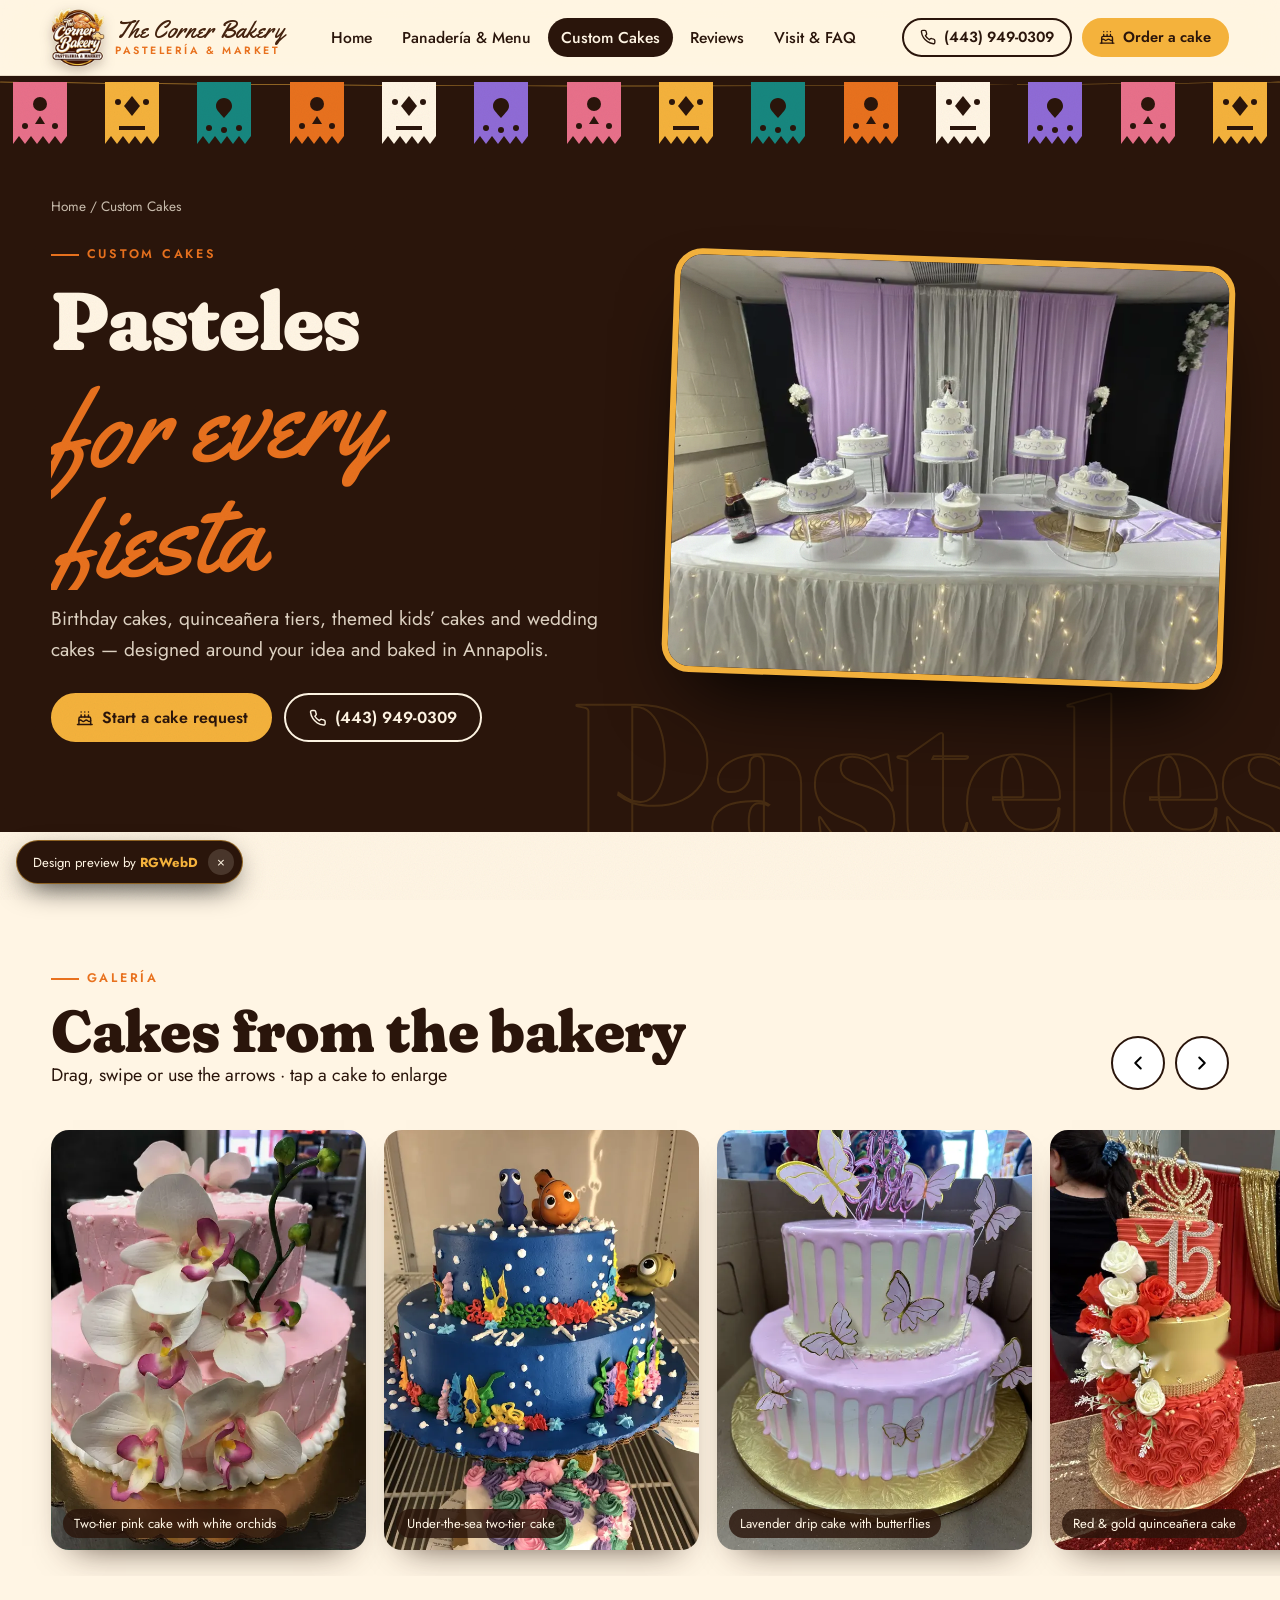
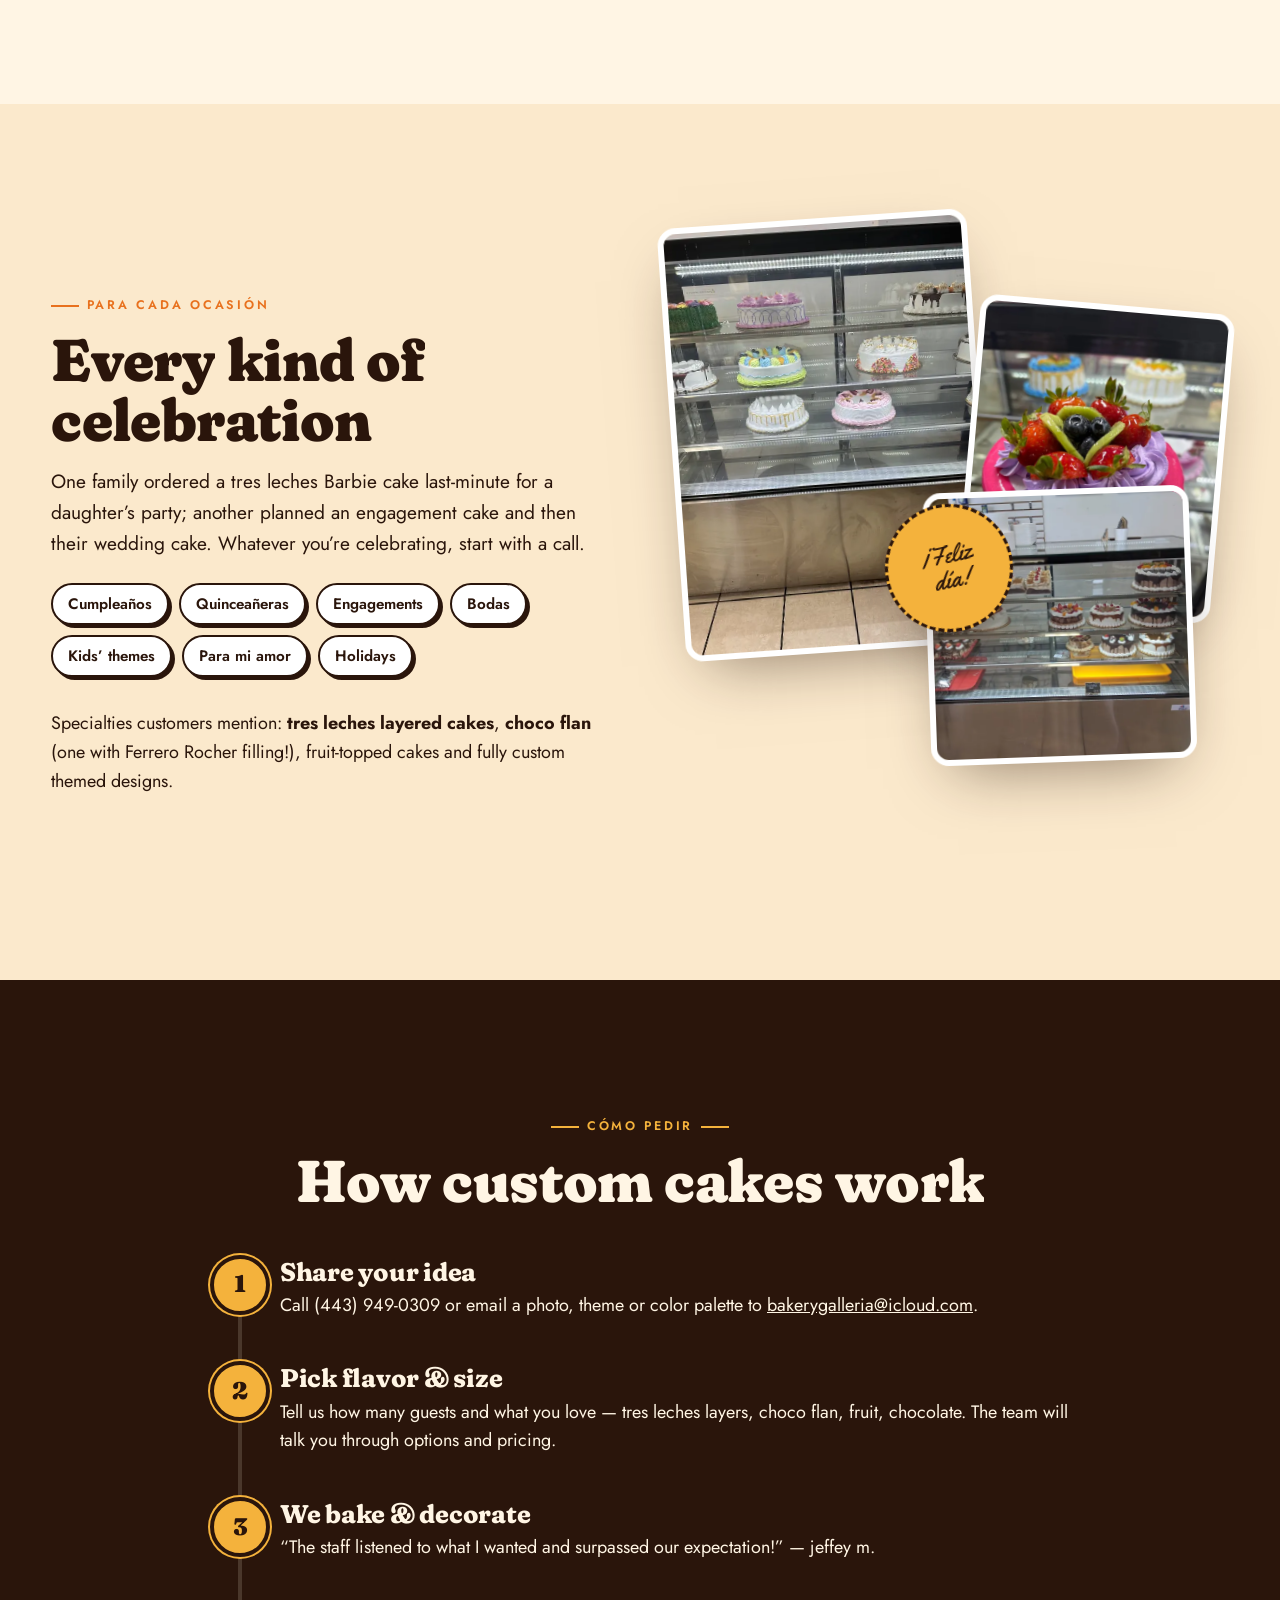
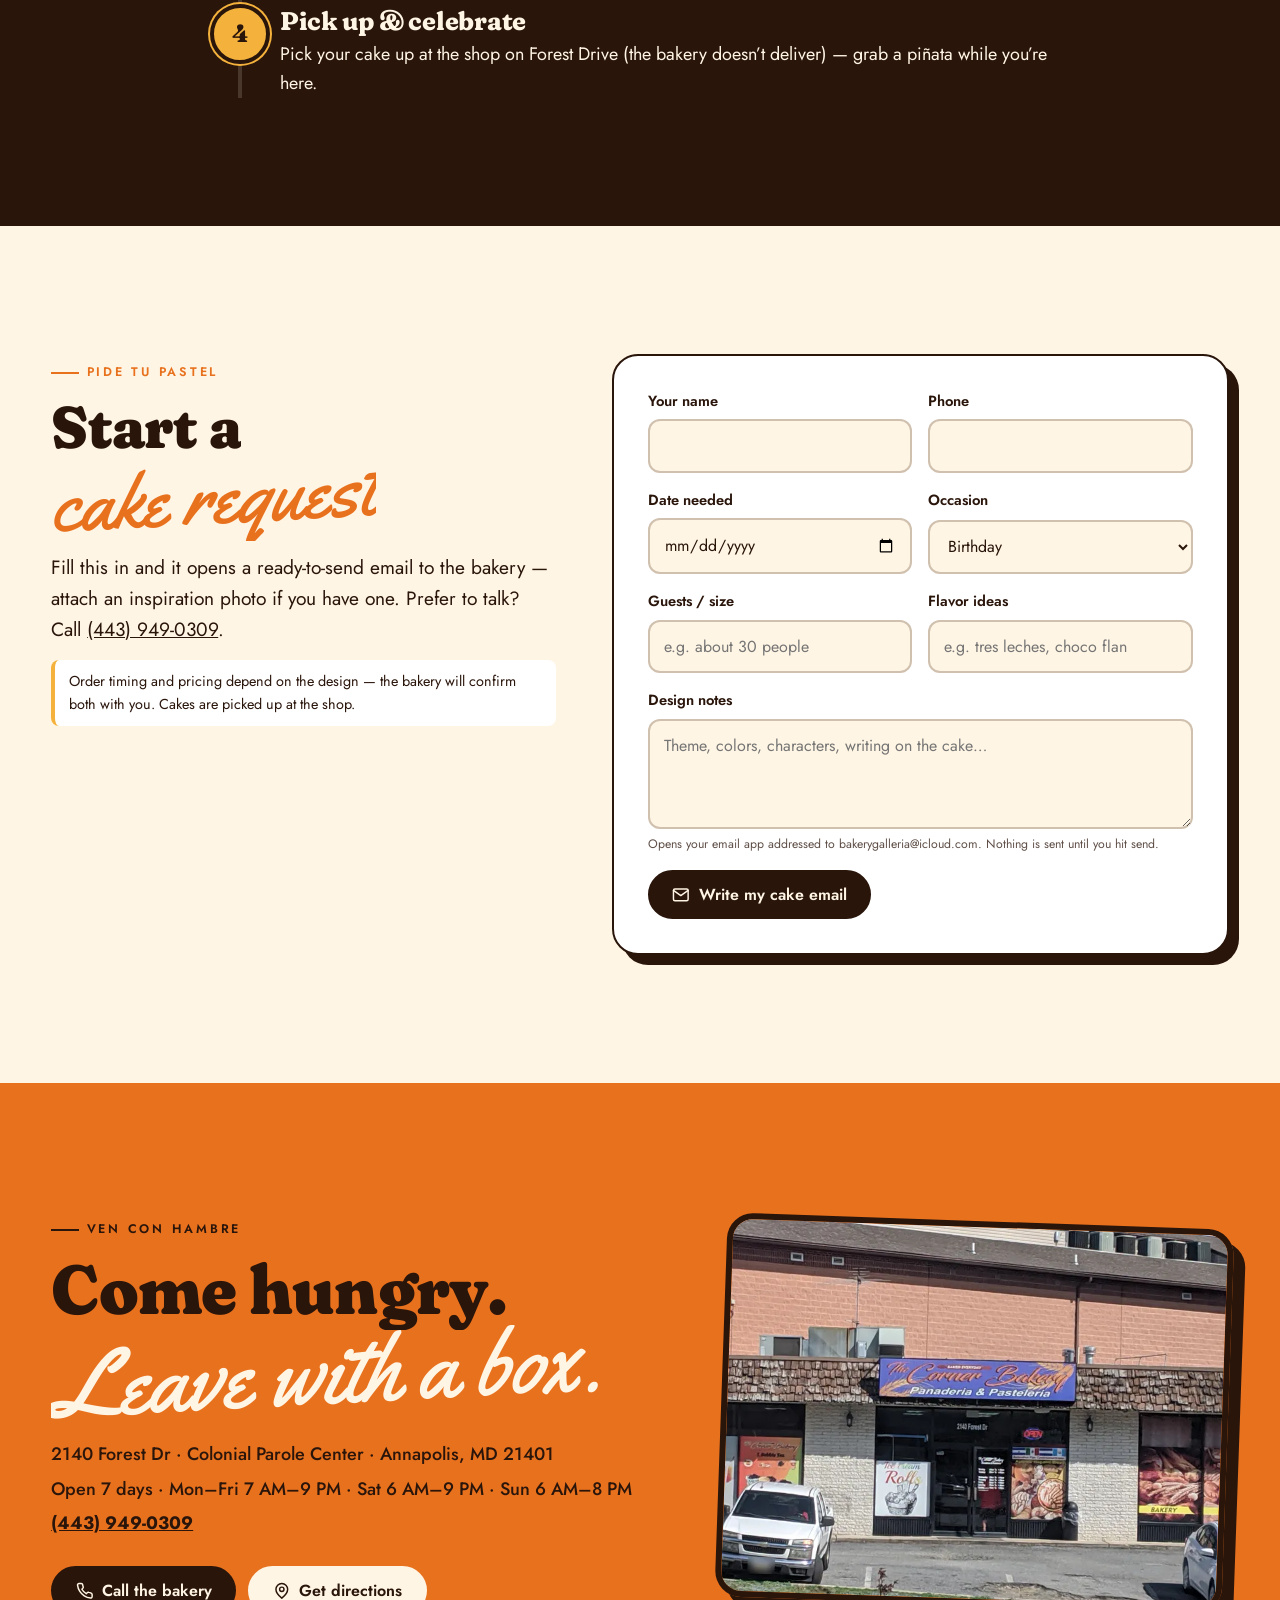
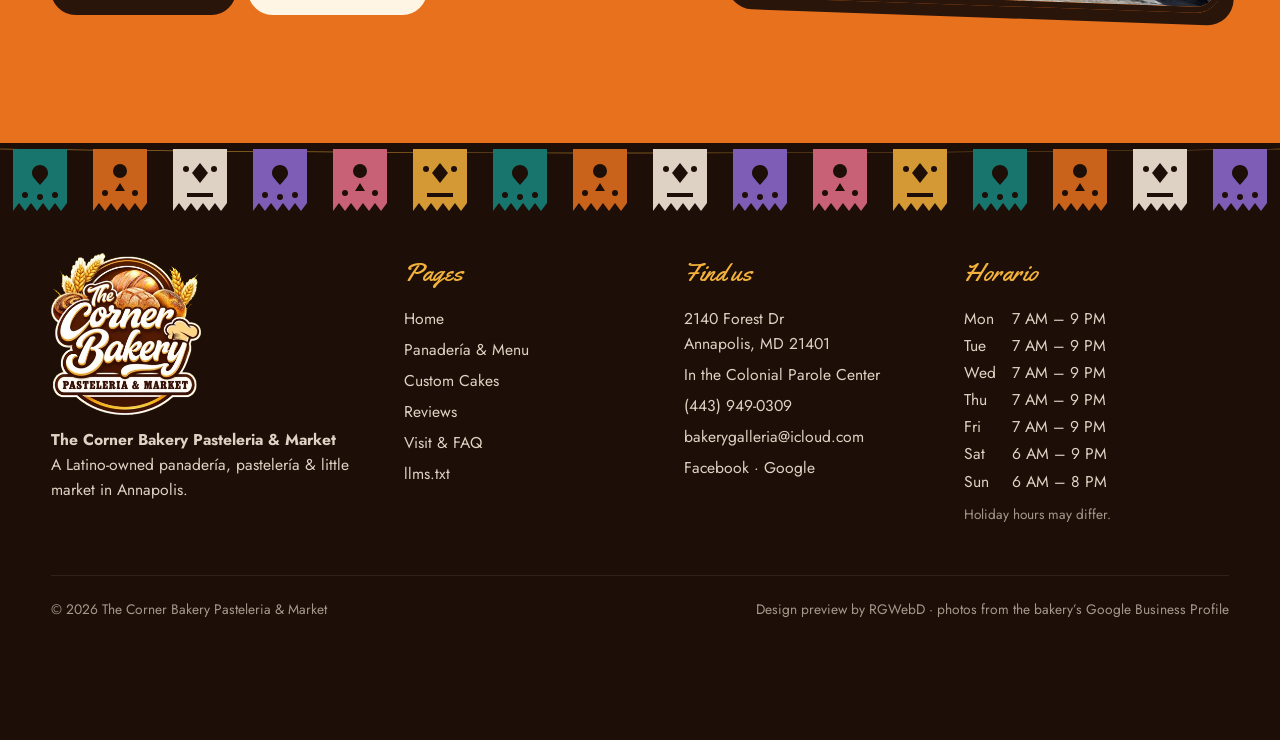
<file: cakes.html>
<!doctype html><html lang="en"><head><meta charset="utf-8">
<meta name="viewport" content="width=device-width,initial-scale=1,viewport-fit=cover">
<title>Custom Cakes in Annapolis — Birthday, Quinceañera &amp; Wedding | The Corner Bakery</title><meta name="description" content="Custom birthday, quinceañera and wedding cakes from The Corner Bakery Pastelería in Annapolis, MD — tres leches, choco flan and themed designs. Call (443) 949-0309.">
<link rel="canonical" href="https://rgwebd.github.io/cornerbakery-annapolis/cakes.html"><meta name="theme-color" content="#2a150b">
<meta property="og:type" content="website"><meta property="og:site_name" content="The Corner Bakery Pasteleria & Market"><meta property="og:title" content="Custom Cakes in Annapolis — Birthday, Quinceañera &amp; Wedding | The Corner Bakery"><meta property="og:description" content="Custom birthday, quinceañera and wedding cakes from The Corner Bakery Pastelería in Annapolis, MD — tres leches, choco flan and themed designs. Call (443) 949-0309."><meta property="og:url" content="https://rgwebd.github.io/cornerbakery-annapolis/cakes.html"><meta property="og:image" content="https://rgwebd.github.io/cornerbakery-annapolis/assets/og-image.jpg"><meta property="og:image:width" content="1200"><meta property="og:image:height" content="630"><meta property="og:locale" content="en_US">
<meta name="twitter:card" content="summary_large_image"><meta name="twitter:title" content="Custom Cakes in Annapolis — Birthday, Quinceañera &amp; Wedding | The Corner Bakery"><meta name="twitter:description" content="Custom birthday, quinceañera and wedding cakes from The Corner Bakery Pastelería in Annapolis, MD — tres leches, choco flan and themed designs. Call (443) 949-0309."><meta name="twitter:image" content="https://rgwebd.github.io/cornerbakery-annapolis/assets/og-image.jpg">
<link rel="icon" href="favicon.ico" sizes="any"><link rel="icon" type="image/png" sizes="32x32" href="assets/brand/favicon-32.png"><link rel="apple-touch-icon" href="apple-touch-icon.png">
<link rel="preconnect" href="https://fonts.googleapis.com"><link rel="preconnect" href="https://fonts.gstatic.com" crossorigin>
<link href="https://fonts.googleapis.com/css2?family=Fraunces:opsz,wght,SOFT,WONK@9..144,500..900,0..100,0..1&family=Jost:wght@400;500;600;700&family=Yellowtail&display=swap" rel="stylesheet">
<link rel="stylesheet" href="assets/styles.css?v=5"><script type="application/ld+json">{"@context": "https://schema.org", "@type": "Bakery", "@id": "https://rgwebd.github.io/cornerbakery-annapolis/#bakery", "name": "The Corner Bakery Pasteleria & Market", "alternateName": ["The Corner Bakery", "The Corner Bakery Cafe Panaderia y Pastelería"], "url": "https://rgwebd.github.io/cornerbakery-annapolis/", "image": ["https://rgwebd.github.io/cornerbakery-annapolis/assets/og-image.jpg", "https://rgwebd.github.io/cornerbakery-annapolis/assets/img/g23.webp", "https://rgwebd.github.io/cornerbakery-annapolis/assets/img/g24.webp"], "logo": "https://rgwebd.github.io/cornerbakery-annapolis/assets/brand/logo-640.png", "telephone": "+14439490309", "email": "bakerygalleria@icloud.com", "address": {"@type": "PostalAddress", "streetAddress": "2140 Forest Dr", "addressLocality": "Annapolis", "addressRegion": "MD", "postalCode": "21401", "addressCountry": "US"}, "geo": {"@type": "GeoCoordinates", "latitude": 38.9779628, "longitude": -76.536517}, "hasMap": "https://www.google.com/maps/place/The+Corner+Bakery+Pasteleria+%26+Market/@38.9779628,-76.536517,16z/data=!4m6!3m5!1s0x89b7f6c5efd0cb41:0xc60131baa17e5c86!8m2!3d38.9779628!4d-76.536517!16s%2Fg%2F11f4m7khv6", "sameAs": ["https://www.facebook.com/TheCornerBakeryCafePasteleria/", "https://www.google.com/maps/place/The+Corner+Bakery+Pasteleria+%26+Market/@38.9779628,-76.536517,16z/data=!4m6!3m5!1s0x89b7f6c5efd0cb41:0xc60131baa17e5c86!8m2!3d38.9779628!4d-76.536517!16s%2Fg%2F11f4m7khv6"], "servesCuisine": ["Latin American", "Bakery", "Desserts"], "openingHoursSpecification": [{"@type": "OpeningHoursSpecification", "dayOfWeek": ["Monday", "Tuesday", "Wednesday", "Thursday", "Friday"], "opens": "07:00", "closes": "21:00"}, {"@type": "OpeningHoursSpecification", "dayOfWeek": "Saturday", "opens": "06:00", "closes": "21:00"}, {"@type": "OpeningHoursSpecification", "dayOfWeek": "Sunday", "opens": "06:00", "closes": "20:00"}], "paymentAccepted": "Credit card, debit card, NFC mobile payments", "amenityFeature": [{"@type": "LocationFeatureSpecification", "name": "Takeout", "value": true}, {"@type": "LocationFeatureSpecification", "name": "Dine-in", "value": true}, {"@type": "LocationFeatureSpecification", "name": "Wheelchair accessible parking lot", "value": true}], "aggregateRating": {"@type": "AggregateRating", "ratingValue": 3.7, "reviewCount": 108, "bestRating": 5}, "review": [{"@type": "Review", "author": {"@type": "Person", "name": "Adriana F"}, "reviewRating": {"@type": "Rating", "ratingValue": 5, "bestRating": 5}, "reviewBody": "Best bakery around. This location always hits close to home every-time my father was from Mexico.. the bread is always sweet, fresh and soft.. the girls up front are always respectful and sweet. Highly recommend.", "publisher": {"@type": "Organization", "name": "Google"}}, {"@type": "Review", "author": {"@type": "Person", "name": "Andrew Crawford"}, "reviewRating": {"@type": "Rating", "ratingValue": 5, "bestRating": 5}, "reviewBody": "This place is a gem. Best Flan in the state. Very unique baked goods and treats. Swing by and check it out. The smell of the bakery will let you know you are the right place!", "publisher": {"@type": "Organization", "name": "Google"}}, {"@type": "Review", "author": {"@type": "Person", "name": "jeffey martinez"}, "reviewRating": {"@type": "Rating", "ratingValue": 5, "bestRating": 5}, "reviewBody": "This bakery did a great job making a special requested design for a birthday. The staff listened to what I wanted and surpassed our expectation! I would highly recommend them. Will definitely be coming back again", "publisher": {"@type": "Organization", "name": "Google"}}, {"@type": "Review", "author": {"@type": "Person", "name": "Monica Yupe"}, "reviewRating": {"@type": "Rating", "ratingValue": 5, "bestRating": 5}, "reviewBody": "Absolutely stunning birthday cake! Not only was it beautifully decorated, it. tasted amazing too. We will definitely come back request more cakes :)", "publisher": {"@type": "Organization", "name": "Google"}}, {"@type": "Review", "author": {"@type": "Person", "name": "Madeleine Sofia Sanchez"}, "reviewRating": {"@type": "Rating", "ratingValue": 5, "bestRating": 5}, "reviewBody": "My brother ordered me a choco flan with rocher ferrero filling and it was so good 😊 All my guest really loved the taste of the cake as well. Thank you for this wonderful birthday cake.", "publisher": {"@type": "Organization", "name": "Google"}}, {"@type": "Review", "author": {"@type": "Person", "name": "M F"}, "reviewRating": {"@type": "Rating", "ratingValue": 5, "bestRating": 5}, "reviewBody": "I ordered a custom cake for my son’s 2nd birthday , it was better than expected and it was delicious. 100% recommend and will be ordering from here again.", "publisher": {"@type": "Organization", "name": "Google"}}], "knowsAbout": ["Pan dulce", "Conchas", "Custom cakes", "Birthday cakes", "Tres leches cake", "Flan", "Rolled ice cream", "Piñatas"]}</script><script type="application/ld+json">{"@context": "https://schema.org", "@type": "Service", "serviceType": "Custom cakes", "provider": {"@id": "https://rgwebd.github.io/cornerbakery-annapolis/#bakery"}, "areaServed": "Annapolis, MD", "description": "Custom birthday, quinceañera, engagement and wedding cakes, including tres leches and choco flan, picked up at the bakery."}</script><script type="application/ld+json">{"@context": "https://schema.org", "@type": "BreadcrumbList", "itemListElement": [{"@type": "ListItem", "position": 1, "name": "Home", "item": "https://rgwebd.github.io/cornerbakery-annapolis/"}, {"@type": "ListItem", "position": 2, "name": "Custom Cakes", "item": "https://rgwebd.github.io/cornerbakery-annapolis/cakes.html"}]}</script><script src="https://cosmiccallers.lovable.app/demo-track.js" data-demo="cornerbakery-annapolis" defer></script></head><body class="grain"><a class="skip" href="#main">Skip to content</a><div class="progress" aria-hidden="true"></div>
<div class="holiday" role="note" hidden><span class="short"><b>Thanksgiving:</b> open late Thu 11/26 per our flyer — <a href="tel:+14439490309">call to confirm</a></span><span class="long"><b>Thanksgiving week:</b> our flyer says we’re <i lang="es">¡abierto toda la noche!</i> on Thu, Nov 26 — holiday hours may differ, so <a href="tel:+14439490309">call (443) 949-0309</a> to confirm.</span> <button type="button" aria-label="Dismiss holiday notice" style="position:absolute;right:10px;top:50%;translate:0 -50%;background:none;border:0;color:inherit;font-size:1.2rem">×</button></div>
<header class="nav"><div class="wrap">
<a class="brand" href="index.html" aria-label="The Corner Bakery home"><img src="assets/brand/logo-160.webp" width="160" height="173" alt="The Corner Bakery logo"><span><b>The Corner Bakery</b><small>Pastelería &amp; Market</small></span></a>
<nav aria-label="Main"><ul class="menu"><li><a href="index.html">Home</a></li><li><a href="menu.html">Panadería & Menu</a></li><li><a href="cakes.html" aria-current="page">Custom Cakes</a></li><li><a href="reviews.html">Reviews</a></li><li><a href="visit.html">Visit & FAQ</a></li></ul></nav>
<div class="nav-cta"><a class="btn ghost sm hide-m mag" href="tel:+14439490309"><svg viewBox="0 0 24 24" fill="none" stroke="currentColor" stroke-width="2" stroke-linecap="round" stroke-linejoin="round" aria-hidden="true"><path d="M22 16.9v3a2 2 0 0 1-2.2 2 19.8 19.8 0 0 1-8.6-3.1 19.5 19.5 0 0 1-6-6A19.8 19.8 0 0 1 2.1 4.2 2 2 0 0 1 4.1 2h3a2 2 0 0 1 2 1.7c.1 1 .4 1.9.7 2.8a2 2 0 0 1-.5 2.1L8 9.9a16 16 0 0 0 6 6l1.3-1.3a2 2 0 0 1 2.1-.4c.9.3 1.8.6 2.8.7a2 2 0 0 1 1.7 2z"/></svg>(443) 949-0309</a><a class="btn gold sm mag" href="cakes.html#order"><svg viewBox="0 0 24 24" fill="none" stroke="currentColor" stroke-width="2" stroke-linecap="round" stroke-linejoin="round" aria-hidden="true"><path d="M20 21v-8a2 2 0 0 0-2-2H6a2 2 0 0 0-2 2v8"/><path d="M4 16s.5-1 2-1 2.5 2 4 2 2.5-2 4-2 2.5 2 4 2 2-1 2-1"/><path d="M2 21h20M7 8v3M12 8v3M17 8v3M7 4h.01M12 4h.01M17 4h.01"/></svg>Order a cake</a>
<button class="burger" type="button" aria-label="Open menu" aria-expanded="false" aria-controls="drawer"><span></span></button></div>
</div></header>
<div class="drawer" id="drawer" aria-hidden="true"><a class="dl" href="index.html">Home<small>Inicio</small></a><a class="dl" href="menu.html">Panadería & Menu<small>Qué horneamos</small></a><a class="dl" href="cakes.html" aria-current="page">Custom Cakes<small>Pasteles</small></a><a class="dl" href="reviews.html">Reviews<small>Opiniones</small></a><a class="dl" href="visit.html">Visit & FAQ<small>Visítanos</small></a><div class="row"><a class="btn gold" href="tel:+14439490309"><svg viewBox="0 0 24 24" fill="none" stroke="currentColor" stroke-width="2" stroke-linecap="round" stroke-linejoin="round" aria-hidden="true"><path d="M22 16.9v3a2 2 0 0 1-2.2 2 19.8 19.8 0 0 1-8.6-3.1 19.5 19.5 0 0 1-6-6A19.8 19.8 0 0 1 2.1 4.2 2 2 0 0 1 4.1 2h3a2 2 0 0 1 2 1.7c.1 1 .4 1.9.7 2.8a2 2 0 0 1-.5 2.1L8 9.9a16 16 0 0 0 6 6l1.3-1.3a2 2 0 0 1 2.1-.4c.9.3 1.8.6 2.8.7a2 2 0 0 1 1.7 2z"/></svg>Call (443) 949-0309</a><a class="btn light" href="https://www.google.com/maps/dir/?api=1&destination=The+Corner+Bakery+Pasteleria+%26+Market%2C+2140+Forest+Dr%2C+Annapolis%2C+MD+21401" target="_blank" rel="noopener"><svg viewBox="0 0 24 24" fill="none" stroke="currentColor" stroke-width="2" stroke-linecap="round" stroke-linejoin="round" aria-hidden="true"><path d="M20 10c0 6-8 12-8 12S4 16 4 10a8 8 0 0 1 16 0z"/><circle cx="12" cy="10" r="3"/></svg>Directions</a></div></div><main id="main"><section class="phero"><div class="picado" aria-hidden="true"><svg viewBox="0 0 100 20" preserveAspectRatio="none"><path d="M0 6 Q50 14 100 6" stroke="#f4b23c" stroke-width=".4" fill="none"/></svg><ul><li><svg viewBox="0 0 54 62" aria-hidden="true"><defs><mask id="pm0"><rect width="54" height="62" fill="#fff"/><g fill="#000"><circle cx="27" cy="22" r="7"/><path d="M27 34l5 8h-10z"/><circle cx="12" cy="44" r="3"/><circle cx="42" cy="44" r="3"/><path d="M0 62 6 54l6 8 6-8 6 8 6-8 6 8 6-8 6 8 6-8v8z"/></g></mask></defs><rect width="54" height="62" fill="#e8708a" mask="url(#pm0)"/></svg></li><li><svg viewBox="0 0 54 62" aria-hidden="true"><defs><mask id="pm1"><rect width="54" height="62" fill="#fff"/><g fill="#000"><path d="M27 14l8 10-8 10-8-10z"/><circle cx="13" cy="20" r="3"/><circle cx="41" cy="20" r="3"/><path d="M14 44h26v4H14z"/><path d="M0 62 6 54l6 8 6-8 6 8 6-8 6 8 6-8 6 8 6-8v8z"/></g></mask></defs><rect width="54" height="62" fill="#f4b23c" mask="url(#pm1)"/></svg></li><li><svg viewBox="0 0 54 62" aria-hidden="true"><defs><mask id="pm2"><rect width="54" height="62" fill="#fff"/><g fill="#000"><path d="M27 16c5 0 8 4 8 8s-3 6-8 12c-5-6-8-8-8-12s3-8 8-8z"/><circle cx="12" cy="46" r="3"/><circle cx="27" cy="48" r="3"/><circle cx="42" cy="46" r="3"/><path d="M0 62 6 54l6 8 6-8 6 8 6-8 6 8 6-8 6 8 6-8v8z"/></g></mask></defs><rect width="54" height="62" fill="#17877f" mask="url(#pm2)"/></svg></li><li><svg viewBox="0 0 54 62" aria-hidden="true"><defs><mask id="pm3"><rect width="54" height="62" fill="#fff"/><g fill="#000"><circle cx="27" cy="22" r="7"/><path d="M27 34l5 8h-10z"/><circle cx="12" cy="44" r="3"/><circle cx="42" cy="44" r="3"/><path d="M0 62 6 54l6 8 6-8 6 8 6-8 6 8 6-8 6 8 6-8v8z"/></g></mask></defs><rect width="54" height="62" fill="#e8711e" mask="url(#pm3)"/></svg></li><li><svg viewBox="0 0 54 62" aria-hidden="true"><defs><mask id="pm4"><rect width="54" height="62" fill="#fff"/><g fill="#000"><path d="M27 14l8 10-8 10-8-10z"/><circle cx="13" cy="20" r="3"/><circle cx="41" cy="20" r="3"/><path d="M14 44h26v4H14z"/><path d="M0 62 6 54l6 8 6-8 6 8 6-8 6 8 6-8 6 8 6-8v8z"/></g></mask></defs><rect width="54" height="62" fill="#fff5e4" mask="url(#pm4)"/></svg></li><li><svg viewBox="0 0 54 62" aria-hidden="true"><defs><mask id="pm5"><rect width="54" height="62" fill="#fff"/><g fill="#000"><path d="M27 16c5 0 8 4 8 8s-3 6-8 12c-5-6-8-8-8-12s3-8 8-8z"/><circle cx="12" cy="46" r="3"/><circle cx="27" cy="48" r="3"/><circle cx="42" cy="46" r="3"/><path d="M0 62 6 54l6 8 6-8 6 8 6-8 6 8 6-8 6 8 6-8v8z"/></g></mask></defs><rect width="54" height="62" fill="#8f6bd6" mask="url(#pm5)"/></svg></li><li><svg viewBox="0 0 54 62" aria-hidden="true"><defs><mask id="pm6"><rect width="54" height="62" fill="#fff"/><g fill="#000"><circle cx="27" cy="22" r="7"/><path d="M27 34l5 8h-10z"/><circle cx="12" cy="44" r="3"/><circle cx="42" cy="44" r="3"/><path d="M0 62 6 54l6 8 6-8 6 8 6-8 6 8 6-8 6 8 6-8v8z"/></g></mask></defs><rect width="54" height="62" fill="#e8708a" mask="url(#pm6)"/></svg></li><li><svg viewBox="0 0 54 62" aria-hidden="true"><defs><mask id="pm7"><rect width="54" height="62" fill="#fff"/><g fill="#000"><path d="M27 14l8 10-8 10-8-10z"/><circle cx="13" cy="20" r="3"/><circle cx="41" cy="20" r="3"/><path d="M14 44h26v4H14z"/><path d="M0 62 6 54l6 8 6-8 6 8 6-8 6 8 6-8 6 8 6-8v8z"/></g></mask></defs><rect width="54" height="62" fill="#f4b23c" mask="url(#pm7)"/></svg></li><li><svg viewBox="0 0 54 62" aria-hidden="true"><defs><mask id="pm8"><rect width="54" height="62" fill="#fff"/><g fill="#000"><path d="M27 16c5 0 8 4 8 8s-3 6-8 12c-5-6-8-8-8-12s3-8 8-8z"/><circle cx="12" cy="46" r="3"/><circle cx="27" cy="48" r="3"/><circle cx="42" cy="46" r="3"/><path d="M0 62 6 54l6 8 6-8 6 8 6-8 6 8 6-8 6 8 6-8v8z"/></g></mask></defs><rect width="54" height="62" fill="#17877f" mask="url(#pm8)"/></svg></li><li><svg viewBox="0 0 54 62" aria-hidden="true"><defs><mask id="pm9"><rect width="54" height="62" fill="#fff"/><g fill="#000"><circle cx="27" cy="22" r="7"/><path d="M27 34l5 8h-10z"/><circle cx="12" cy="44" r="3"/><circle cx="42" cy="44" r="3"/><path d="M0 62 6 54l6 8 6-8 6 8 6-8 6 8 6-8 6 8 6-8v8z"/></g></mask></defs><rect width="54" height="62" fill="#e8711e" mask="url(#pm9)"/></svg></li><li><svg viewBox="0 0 54 62" aria-hidden="true"><defs><mask id="pm10"><rect width="54" height="62" fill="#fff"/><g fill="#000"><path d="M27 14l8 10-8 10-8-10z"/><circle cx="13" cy="20" r="3"/><circle cx="41" cy="20" r="3"/><path d="M14 44h26v4H14z"/><path d="M0 62 6 54l6 8 6-8 6 8 6-8 6 8 6-8 6 8 6-8v8z"/></g></mask></defs><rect width="54" height="62" fill="#fff5e4" mask="url(#pm10)"/></svg></li><li><svg viewBox="0 0 54 62" aria-hidden="true"><defs><mask id="pm11"><rect width="54" height="62" fill="#fff"/><g fill="#000"><path d="M27 16c5 0 8 4 8 8s-3 6-8 12c-5-6-8-8-8-12s3-8 8-8z"/><circle cx="12" cy="46" r="3"/><circle cx="27" cy="48" r="3"/><circle cx="42" cy="46" r="3"/><path d="M0 62 6 54l6 8 6-8 6 8 6-8 6 8 6-8 6 8 6-8v8z"/></g></mask></defs><rect width="54" height="62" fill="#8f6bd6" mask="url(#pm11)"/></svg></li><li><svg viewBox="0 0 54 62" aria-hidden="true"><defs><mask id="pm12"><rect width="54" height="62" fill="#fff"/><g fill="#000"><circle cx="27" cy="22" r="7"/><path d="M27 34l5 8h-10z"/><circle cx="12" cy="44" r="3"/><circle cx="42" cy="44" r="3"/><path d="M0 62 6 54l6 8 6-8 6 8 6-8 6 8 6-8 6 8 6-8v8z"/></g></mask></defs><rect width="54" height="62" fill="#e8708a" mask="url(#pm12)"/></svg></li><li><svg viewBox="0 0 54 62" aria-hidden="true"><defs><mask id="pm13"><rect width="54" height="62" fill="#fff"/><g fill="#000"><path d="M27 14l8 10-8 10-8-10z"/><circle cx="13" cy="20" r="3"/><circle cx="41" cy="20" r="3"/><path d="M14 44h26v4H14z"/><path d="M0 62 6 54l6 8 6-8 6 8 6-8 6 8 6-8 6 8 6-8v8z"/></g></mask></defs><rect width="54" height="62" fill="#f4b23c" mask="url(#pm13)"/></svg></li></ul></div><div class="giant" aria-hidden="true">Pasteles</div><div class="wrap phero-grid">
<div><nav class="crumbs" aria-label="Breadcrumb"><a href="index.html">Home</a> / <span aria-current="page">Custom Cakes</span></nav><span class="eyebrow">Custom cakes</span><h1 class="split" style="margin-top:14px">Pasteles <span class="script">for every fiesta</span></h1><p class="lead rv">Birthday cakes, quinceañera tiers, themed kids’ cakes and wedding cakes — designed around your idea and baked in Annapolis.</p><div class="ctas rv d1" style="display:flex;gap:12px;flex-wrap:wrap"><a class="btn gold mag" href="#order"><svg viewBox="0 0 24 24" fill="none" stroke="currentColor" stroke-width="2" stroke-linecap="round" stroke-linejoin="round" aria-hidden="true"><path d="M20 21v-8a2 2 0 0 0-2-2H6a2 2 0 0 0-2 2v8"/><path d="M4 16s.5-1 2-1 2.5 2 4 2 2.5-2 4-2 2.5 2 4 2 2-1 2-1"/><path d="M2 21h20M7 8v3M12 8v3M17 8v3M7 4h.01M12 4h.01M17 4h.01"/></svg>Start a cake request</a><a class="btn ghost light mag" href="tel:+14439490309"><svg viewBox="0 0 24 24" fill="none" stroke="currentColor" stroke-width="2" stroke-linecap="round" stroke-linejoin="round" aria-hidden="true"><path d="M22 16.9v3a2 2 0 0 1-2.2 2 19.8 19.8 0 0 1-8.6-3.1 19.5 19.5 0 0 1-6-6A19.8 19.8 0 0 1 2.1 4.2 2 2 0 0 1 4.1 2h3a2 2 0 0 1 2 1.7c.1 1 .4 1.9.7 2.8a2 2 0 0 1-.5 2.1L8 9.9a16 16 0 0 0 6 6l1.3-1.3a2 2 0 0 1 2.1-.4c.9.3 1.8.6 2.8.7a2 2 0 0 1 1.7 2z"/></svg>(443) 949-0309</a></div></div>
<div class="frame rv"><img src="assets/img/g04-s.webp" srcset="assets/img/g04-s.webp 800w, assets/img/g04.webp 1800w" sizes="(max-width:900px) 92vw, 50vw" width="1800" height="1350" alt="Wedding cake table with tiered cakes and draped backdrop" fetchpriority="high"></div></div></section>
<section class="sec" id="gallery"><div class="wrap gal-head"><div><span class="eyebrow">Galería</span><h2 class="split" style="margin-top:12px">Cakes from the bakery</h2><p class="rv muted">Drag, swipe or use the arrows · tap a cake to enlarge</p></div><div class="gal-btns"><button class="gal-prev" type="button" aria-label="Scroll gallery left"><svg viewBox="0 0 24 24" width="22" height="22" fill="none" stroke="currentColor" stroke-width="2.2" stroke-linecap="round" stroke-linejoin="round" aria-hidden="true"><path d="M15 18l-6-6 6-6"/></svg></button><button class="gal-next" type="button" aria-label="Scroll gallery right"><svg viewBox="0 0 24 24" width="22" height="22" fill="none" stroke="currentColor" stroke-width="2.2" stroke-linecap="round" stroke-linejoin="round" aria-hidden="true"><path d="M9 18l6-6-6-6"/></svg></button></div></div>
<div class="gallery" role="list" aria-label="Cake gallery"><button class="gi" type="button" data-full="assets/img/g07.webp"><img src="assets/img/g07-s.webp" srcset="assets/img/g07-s.webp 600w, assets/img/g07.webp 1350w" sizes="340px" width="1350" height="1800" alt="Two-tier pink cake with white orchids" loading="lazy" decoding="async"><span>Two-tier pink cake with white orchids</span></button><button class="gi" type="button" data-full="assets/img/g12.webp"><img src="assets/img/g12-s.webp" srcset="assets/img/g12-s.webp 600w, assets/img/g12.webp 1350w" sizes="340px" width="1350" height="1800" alt="Under-the-sea two-tier cake" loading="lazy" decoding="async"><span>Under-the-sea two-tier cake</span></button><button class="gi" type="button" data-full="assets/img/g11.webp"><img src="assets/img/g11-s.webp" srcset="assets/img/g11-s.webp 600w, assets/img/g11.webp 1350w" sizes="340px" width="1350" height="1800" alt="Lavender drip cake with butterflies" loading="lazy" decoding="async"><span>Lavender drip cake with butterflies</span></button><button class="gi" type="button" data-full="assets/img/g30.webp"><img src="assets/img/g30-s.webp" srcset="assets/img/g30-s.webp 600w, assets/img/g30.webp 1350w" sizes="340px" width="1350" height="1800" alt="Red &amp; gold quinceañera cake" loading="lazy" decoding="async"><span>Red & gold quinceañera cake</span></button><button class="gi" type="button" data-full="assets/img/g34.webp"><img src="assets/img/g34-s.webp" srcset="assets/img/g34-s.webp 800w, assets/img/g34.webp 1800w" sizes="340px" width="1800" height="1457" alt="Race-track number cake" loading="lazy" decoding="async"><span>Race-track number cake</span></button><button class="gi" type="button" data-full="assets/img/g03.webp"><img src="assets/img/g03-s.webp" srcset="assets/img/g03-s.webp 600w, assets/img/g03.webp 1350w" sizes="340px" width="1350" height="1800" alt="Chocolate cake with strawberries" loading="lazy" decoding="async"><span>Chocolate cake with strawberries</span></button><button class="gi" type="button" data-full="assets/img/g28.webp"><img src="assets/img/g28-s.webp" srcset="assets/img/g28-s.webp 600w, assets/img/g28.webp 1350w" sizes="340px" width="1350" height="1800" alt="Heart-shaped character cake" loading="lazy" decoding="async"><span>Heart-shaped character cake</span></button><button class="gi" type="button" data-full="assets/img/g13.webp"><img src="assets/img/g13-s.webp" srcset="assets/img/g13-s.webp 450w, assets/img/g13.webp 576w" sizes="340px" width="576" height="1024" alt="Tiered wedding cake with fountain" loading="lazy" decoding="async"><span>Tiered wedding cake with fountain</span></button><button class="gi" type="button" data-full="assets/img/g29.webp"><img src="assets/img/g29-s.webp" srcset="assets/img/g29-s.webp 600w, assets/img/g29.webp 1350w" sizes="340px" width="1350" height="1800" alt="Flame-piped birthday cake" loading="lazy" decoding="async"><span>Flame-piped birthday cake</span></button><button class="gi" type="button" data-full="assets/img/g33.webp"><img src="assets/img/g33-s.webp" srcset="assets/img/g33-s.webp 600w, assets/img/g33.webp 1350w" sizes="340px" width="1350" height="1800" alt="Jungle-themed two-tier cake" loading="lazy" decoding="async"><span>Jungle-themed two-tier cake</span></button><button class="gi" type="button" data-full="assets/img/g18.webp"><img src="assets/img/g18-s.webp" srcset="assets/img/g18-s.webp 600w, assets/img/g18.webp 1350w" sizes="340px" width="1350" height="1800" alt="Photo cake with blue rosettes" loading="lazy" decoding="async"><span>Photo cake with blue rosettes</span></button><button class="gi" type="button" data-full="assets/img/g16.webp"><img src="assets/img/g16-s.webp" srcset="assets/img/g16-s.webp 600w, assets/img/g16.webp 1350w" sizes="340px" width="1350" height="1800" alt="Gift-box cake for Mom" loading="lazy" decoding="async"><span>Gift-box cake for Mom</span></button><button class="gi" type="button" data-full="assets/img/g25.webp"><img src="assets/img/g25-s.webp" srcset="assets/img/g25-s.webp 600w, assets/img/g25.webp 1080w" sizes="340px" width="1080" height="1440" alt="Purple wedding cake display" loading="lazy" decoding="async"><span>Purple wedding cake display</span></button><button class="gi" type="button" data-full="assets/img/g45.webp"><img src="assets/img/g45-s.webp" srcset="assets/img/g45-s.webp 600w, assets/img/g45.webp 1350w" sizes="340px" width="1350" height="1800" alt="“I love you para mi amor” heart cake" loading="lazy" decoding="async"><span>“I love you para mi amor” heart cake</span></button><button class="gi" type="button" data-full="assets/img/g14.webp"><img src="assets/img/g14-s.webp" srcset="assets/img/g14-s.webp 600w, assets/img/g14.webp 1350w" sizes="340px" width="1350" height="1800" alt="White cake with purple roses" loading="lazy" decoding="async"><span>White cake with purple roses</span></button></div></section>
<div class="cbx" role="dialog" aria-modal="true" aria-label="Cake photo viewer" aria-hidden="true"><button class="cbx-x" type="button" aria-label="Close"><svg viewBox="0 0 24 24" width="22" height="22" fill="none" stroke="currentColor" stroke-width="2.2" stroke-linecap="round" aria-hidden="true"><path d="M18 6 6 18M6 6l12 12"/></svg></button><button class="cbx-p" type="button" aria-label="Previous photo"><svg viewBox="0 0 24 24" width="22" height="22" fill="none" stroke="currentColor" stroke-width="2.2" stroke-linecap="round" stroke-linejoin="round" aria-hidden="true"><path d="M15 18l-6-6 6-6"/></svg></button><img alt=""><button class="cbx-n" type="button" aria-label="Next photo"><svg viewBox="0 0 24 24" width="22" height="22" fill="none" stroke="currentColor" stroke-width="2.2" stroke-linecap="round" stroke-linejoin="round" aria-hidden="true"><path d="M9 18l6-6-6-6"/></svg></button><p class="cbx-cap"></p></div>
<section class="sec paper"><div class="wrap why">
<div><span class="eyebrow">Para cada ocasión</span><h2 class="split" style="margin-top:14px">Every kind of celebration</h2><p class="lead rv" style="margin-top:16px">One family ordered a tres leches Barbie cake last-minute for a daughter’s party; another planned an engagement cake and then their wedding cake. Whatever you’re celebrating, start with a call.</p>
<div class="occasions rv"><span>Cumpleaños</span><span>Quinceañeras</span><span>Engagements</span><span>Bodas</span><span>Kids’ themes</span><span>Para mi amor</span><span>Holidays</span></div>
<p class="rv">Specialties customers mention: <b>tres leches layered cakes</b>, <b>choco flan</b> (one with Ferrero Rocher filling!), fruit-topped cakes and fully custom themed designs.</p></div>
<div class="collage"><figure class="c1" data-speed=".06"><img src="assets/img/g05-s.webp" srcset="assets/img/g05-s.webp 600w, assets/img/g05.webp 1350w" sizes="(max-width:900px) 52vw, 30vw" width="1350" height="1800" alt="Refrigerated case of decorated cakes" loading="lazy" decoding="async"></figure><figure class="c2" data-speed="-.08"><img src="assets/img/g02-s.webp" srcset="assets/img/g02-s.webp 600w, assets/img/g02.webp 1200w" sizes="(max-width:900px) 44vw, 24vw" width="1200" height="1600" alt="Fruit-topped drip cake with purple rosettes" loading="lazy" decoding="async"></figure><figure class="c3" data-speed=".1"><img src="assets/img/g10-s.webp" srcset="assets/img/g10-s.webp 800w, assets/img/g10.webp 1800w" sizes="(max-width:900px) 46vw, 26vw" width="1800" height="1350" alt="Display case of cakes" loading="lazy" decoding="async"></figure><div class="sticker" aria-hidden="true">¡Feliz<br>día!</div></div>
</div></section>
<section class="sec dark"><div class="wrap"><div class="sec-head center"><span class="eyebrow">Cómo pedir</span><h2 class="split">How custom cakes work</h2></div><div class="timeline"><svg class="tl" aria-hidden="true"><path class="base" stroke="rgba(255,245,228,.15)" stroke-width="4" fill="none"/><path class="draw" stroke="#f4b23c" stroke-width="4" fill="none" stroke-linecap="round"/></svg>
<div class="step rv"><span class="n">1</span><h3>Share your idea</h3><p>Call (443) 949-0309 or email a photo, theme or color palette to <a href="mailto:bakerygalleria@icloud.com">bakerygalleria@icloud.com</a>.</p></div>
<div class="step rv"><span class="n">2</span><h3>Pick flavor &amp; size</h3><p>Tell us how many guests and what you love — tres leches layers, choco flan, fruit, chocolate. The team will talk you through options and pricing.</p></div>
<div class="step rv"><span class="n">3</span><h3>We bake &amp; decorate</h3><p>“The staff listened to what I wanted and surpassed our expectation!” — jeffey m.</p></div>
<div class="step rv"><span class="n">4</span><h3>Pick up &amp; celebrate</h3><p>Pick your cake up at the shop on Forest Drive (the bakery doesn’t deliver) — grab a piñata while you’re here.</p></div></div></div></section>
<section class="sec" id="order"><div class="wrap order">
<div><span class="eyebrow">Pide tu pastel</span><h2 class="split" style="margin-top:14px">Start a <span class="script">cake request</span></h2><p class="lead rv" style="margin-top:16px">Fill this in and it opens a ready-to-send email to the bakery — attach an inspiration photo if you have one. Prefer to talk? Call <a href="tel:+14439490309">(443) 949-0309</a>.</p>
<p class="note rv">Order timing and pricing depend on the design — the bakery will confirm both with you. Cakes are picked up at the shop.</p></div>
<form class="form rv" id="cake-form">
<label>Your name<input name="name" autocomplete="name" required></label>
<label>Phone<input name="phone" type="tel" autocomplete="tel" required></label>
<label>Date needed<input name="date" type="date" required></label>
<label>Occasion<select name="occasion"><option>Birthday</option><option>Quinceañera</option><option>Engagement</option><option>Wedding</option><option>Other</option></select></label>
<label>Guests / size<input name="size" placeholder="e.g. about 30 people"></label>
<label>Flavor ideas<input name="flavor" placeholder="e.g. tres leches, choco flan"></label>
<label class="full">Design notes<textarea name="notes" placeholder="Theme, colors, characters, writing on the cake…"></textarea><small>Opens your email app addressed to bakerygalleria@icloud.com. Nothing is sent until you hit send.</small></label>
<div class="full"><button class="btn mag" type="submit"><svg viewBox="0 0 24 24" fill="none" stroke="currentColor" stroke-width="2" stroke-linecap="round" stroke-linejoin="round" aria-hidden="true"><rect x="2" y="4" width="20" height="16" rx="2"/><path d="m22 6-10 7L2 6"/></svg>Write my cake email</button></div>
</form></div></section>
<section class="sec cta-band"><div class="wrap cta-grid">
<div><span class="eyebrow" style="color:var(--choc)">Ven con hambre</span><h2 class="split" style="margin-top:14px">Come hungry. <span class="script">Leave with a box.</span></h2>
<div class="addr rv"><span>2140 Forest Dr · Colonial Parole Center · Annapolis, MD 21401</span><span>Open 7 days · Mon–Fri 7 AM–9 PM · Sat 6 AM–9 PM · Sun 6 AM–8 PM</span><a href="tel:+14439490309">(443) 949-0309</a></div>
<div class="rv d1" style="display:flex;gap:12px;flex-wrap:wrap"><a class="btn mag" href="tel:+14439490309"><svg viewBox="0 0 24 24" fill="none" stroke="currentColor" stroke-width="2" stroke-linecap="round" stroke-linejoin="round" aria-hidden="true"><path d="M22 16.9v3a2 2 0 0 1-2.2 2 19.8 19.8 0 0 1-8.6-3.1 19.5 19.5 0 0 1-6-6A19.8 19.8 0 0 1 2.1 4.2 2 2 0 0 1 4.1 2h3a2 2 0 0 1 2 1.7c.1 1 .4 1.9.7 2.8a2 2 0 0 1-.5 2.1L8 9.9a16 16 0 0 0 6 6l1.3-1.3a2 2 0 0 1 2.1-.4c.9.3 1.8.6 2.8.7a2 2 0 0 1 1.7 2z"/></svg>Call the bakery</a><a class="btn light mag" href="https://www.google.com/maps/dir/?api=1&destination=The+Corner+Bakery+Pasteleria+%26+Market%2C+2140+Forest+Dr%2C+Annapolis%2C+MD+21401" target="_blank" rel="noopener"><svg viewBox="0 0 24 24" fill="none" stroke="currentColor" stroke-width="2" stroke-linecap="round" stroke-linejoin="round" aria-hidden="true"><path d="M20 10c0 6-8 12-8 12S4 16 4 10a8 8 0 0 1 16 0z"/><circle cx="12" cy="10" r="3"/></svg>Get directions</a></div></div>
<div class="frame rv"><img src="assets/img/g23-s.webp" srcset="assets/img/g23-s.webp 800w, assets/img/g23.webp 1800w" sizes="(max-width:900px) 92vw, 50vw" width="1800" height="1350" alt="The Corner Bakery storefront on Forest Drive with its Panaderia &amp; Pasteleria sign" loading="lazy" decoding="async"></div></div></section></main><footer class="foot"><div class="picado" aria-hidden="true"><svg viewBox="0 0 100 20" preserveAspectRatio="none"><path d="M0 6 Q50 14 100 6" stroke="#f4b23c" stroke-width=".4" fill="none"/></svg><ul><li><svg viewBox="0 0 54 62" aria-hidden="true"><defs><mask id="pm2"><rect width="54" height="62" fill="#fff"/><g fill="#000"><path d="M27 16c5 0 8 4 8 8s-3 6-8 12c-5-6-8-8-8-12s3-8 8-8z"/><circle cx="12" cy="46" r="3"/><circle cx="27" cy="48" r="3"/><circle cx="42" cy="46" r="3"/><path d="M0 62 6 54l6 8 6-8 6 8 6-8 6 8 6-8 6 8 6-8v8z"/></g></mask></defs><rect width="54" height="62" fill="#17877f" mask="url(#pm2)"/></svg></li><li><svg viewBox="0 0 54 62" aria-hidden="true"><defs><mask id="pm3"><rect width="54" height="62" fill="#fff"/><g fill="#000"><circle cx="27" cy="22" r="7"/><path d="M27 34l5 8h-10z"/><circle cx="12" cy="44" r="3"/><circle cx="42" cy="44" r="3"/><path d="M0 62 6 54l6 8 6-8 6 8 6-8 6 8 6-8 6 8 6-8v8z"/></g></mask></defs><rect width="54" height="62" fill="#e8711e" mask="url(#pm3)"/></svg></li><li><svg viewBox="0 0 54 62" aria-hidden="true"><defs><mask id="pm4"><rect width="54" height="62" fill="#fff"/><g fill="#000"><path d="M27 14l8 10-8 10-8-10z"/><circle cx="13" cy="20" r="3"/><circle cx="41" cy="20" r="3"/><path d="M14 44h26v4H14z"/><path d="M0 62 6 54l6 8 6-8 6 8 6-8 6 8 6-8 6 8 6-8v8z"/></g></mask></defs><rect width="54" height="62" fill="#fff5e4" mask="url(#pm4)"/></svg></li><li><svg viewBox="0 0 54 62" aria-hidden="true"><defs><mask id="pm5"><rect width="54" height="62" fill="#fff"/><g fill="#000"><path d="M27 16c5 0 8 4 8 8s-3 6-8 12c-5-6-8-8-8-12s3-8 8-8z"/><circle cx="12" cy="46" r="3"/><circle cx="27" cy="48" r="3"/><circle cx="42" cy="46" r="3"/><path d="M0 62 6 54l6 8 6-8 6 8 6-8 6 8 6-8 6 8 6-8v8z"/></g></mask></defs><rect width="54" height="62" fill="#8f6bd6" mask="url(#pm5)"/></svg></li><li><svg viewBox="0 0 54 62" aria-hidden="true"><defs><mask id="pm6"><rect width="54" height="62" fill="#fff"/><g fill="#000"><circle cx="27" cy="22" r="7"/><path d="M27 34l5 8h-10z"/><circle cx="12" cy="44" r="3"/><circle cx="42" cy="44" r="3"/><path d="M0 62 6 54l6 8 6-8 6 8 6-8 6 8 6-8 6 8 6-8v8z"/></g></mask></defs><rect width="54" height="62" fill="#e8708a" mask="url(#pm6)"/></svg></li><li><svg viewBox="0 0 54 62" aria-hidden="true"><defs><mask id="pm7"><rect width="54" height="62" fill="#fff"/><g fill="#000"><path d="M27 14l8 10-8 10-8-10z"/><circle cx="13" cy="20" r="3"/><circle cx="41" cy="20" r="3"/><path d="M14 44h26v4H14z"/><path d="M0 62 6 54l6 8 6-8 6 8 6-8 6 8 6-8 6 8 6-8v8z"/></g></mask></defs><rect width="54" height="62" fill="#f4b23c" mask="url(#pm7)"/></svg></li><li><svg viewBox="0 0 54 62" aria-hidden="true"><defs><mask id="pm8"><rect width="54" height="62" fill="#fff"/><g fill="#000"><path d="M27 16c5 0 8 4 8 8s-3 6-8 12c-5-6-8-8-8-12s3-8 8-8z"/><circle cx="12" cy="46" r="3"/><circle cx="27" cy="48" r="3"/><circle cx="42" cy="46" r="3"/><path d="M0 62 6 54l6 8 6-8 6 8 6-8 6 8 6-8 6 8 6-8v8z"/></g></mask></defs><rect width="54" height="62" fill="#17877f" mask="url(#pm8)"/></svg></li><li><svg viewBox="0 0 54 62" aria-hidden="true"><defs><mask id="pm9"><rect width="54" height="62" fill="#fff"/><g fill="#000"><circle cx="27" cy="22" r="7"/><path d="M27 34l5 8h-10z"/><circle cx="12" cy="44" r="3"/><circle cx="42" cy="44" r="3"/><path d="M0 62 6 54l6 8 6-8 6 8 6-8 6 8 6-8 6 8 6-8v8z"/></g></mask></defs><rect width="54" height="62" fill="#e8711e" mask="url(#pm9)"/></svg></li><li><svg viewBox="0 0 54 62" aria-hidden="true"><defs><mask id="pm10"><rect width="54" height="62" fill="#fff"/><g fill="#000"><path d="M27 14l8 10-8 10-8-10z"/><circle cx="13" cy="20" r="3"/><circle cx="41" cy="20" r="3"/><path d="M14 44h26v4H14z"/><path d="M0 62 6 54l6 8 6-8 6 8 6-8 6 8 6-8 6 8 6-8v8z"/></g></mask></defs><rect width="54" height="62" fill="#fff5e4" mask="url(#pm10)"/></svg></li><li><svg viewBox="0 0 54 62" aria-hidden="true"><defs><mask id="pm11"><rect width="54" height="62" fill="#fff"/><g fill="#000"><path d="M27 16c5 0 8 4 8 8s-3 6-8 12c-5-6-8-8-8-12s3-8 8-8z"/><circle cx="12" cy="46" r="3"/><circle cx="27" cy="48" r="3"/><circle cx="42" cy="46" r="3"/><path d="M0 62 6 54l6 8 6-8 6 8 6-8 6 8 6-8 6 8 6-8v8z"/></g></mask></defs><rect width="54" height="62" fill="#8f6bd6" mask="url(#pm11)"/></svg></li><li><svg viewBox="0 0 54 62" aria-hidden="true"><defs><mask id="pm12"><rect width="54" height="62" fill="#fff"/><g fill="#000"><circle cx="27" cy="22" r="7"/><path d="M27 34l5 8h-10z"/><circle cx="12" cy="44" r="3"/><circle cx="42" cy="44" r="3"/><path d="M0 62 6 54l6 8 6-8 6 8 6-8 6 8 6-8 6 8 6-8v8z"/></g></mask></defs><rect width="54" height="62" fill="#e8708a" mask="url(#pm12)"/></svg></li><li><svg viewBox="0 0 54 62" aria-hidden="true"><defs><mask id="pm13"><rect width="54" height="62" fill="#fff"/><g fill="#000"><path d="M27 14l8 10-8 10-8-10z"/><circle cx="13" cy="20" r="3"/><circle cx="41" cy="20" r="3"/><path d="M14 44h26v4H14z"/><path d="M0 62 6 54l6 8 6-8 6 8 6-8 6 8 6-8 6 8 6-8v8z"/></g></mask></defs><rect width="54" height="62" fill="#f4b23c" mask="url(#pm13)"/></svg></li><li><svg viewBox="0 0 54 62" aria-hidden="true"><defs><mask id="pm14"><rect width="54" height="62" fill="#fff"/><g fill="#000"><path d="M27 16c5 0 8 4 8 8s-3 6-8 12c-5-6-8-8-8-12s3-8 8-8z"/><circle cx="12" cy="46" r="3"/><circle cx="27" cy="48" r="3"/><circle cx="42" cy="46" r="3"/><path d="M0 62 6 54l6 8 6-8 6 8 6-8 6 8 6-8 6 8 6-8v8z"/></g></mask></defs><rect width="54" height="62" fill="#17877f" mask="url(#pm14)"/></svg></li><li><svg viewBox="0 0 54 62" aria-hidden="true"><defs><mask id="pm15"><rect width="54" height="62" fill="#fff"/><g fill="#000"><circle cx="27" cy="22" r="7"/><path d="M27 34l5 8h-10z"/><circle cx="12" cy="44" r="3"/><circle cx="42" cy="44" r="3"/><path d="M0 62 6 54l6 8 6-8 6 8 6-8 6 8 6-8 6 8 6-8v8z"/></g></mask></defs><rect width="54" height="62" fill="#e8711e" mask="url(#pm15)"/></svg></li><li><svg viewBox="0 0 54 62" aria-hidden="true"><defs><mask id="pm16"><rect width="54" height="62" fill="#fff"/><g fill="#000"><path d="M27 14l8 10-8 10-8-10z"/><circle cx="13" cy="20" r="3"/><circle cx="41" cy="20" r="3"/><path d="M14 44h26v4H14z"/><path d="M0 62 6 54l6 8 6-8 6 8 6-8 6 8 6-8 6 8 6-8v8z"/></g></mask></defs><rect width="54" height="62" fill="#fff5e4" mask="url(#pm16)"/></svg></li><li><svg viewBox="0 0 54 62" aria-hidden="true"><defs><mask id="pm17"><rect width="54" height="62" fill="#fff"/><g fill="#000"><path d="M27 16c5 0 8 4 8 8s-3 6-8 12c-5-6-8-8-8-12s3-8 8-8z"/><circle cx="12" cy="46" r="3"/><circle cx="27" cy="48" r="3"/><circle cx="42" cy="46" r="3"/><path d="M0 62 6 54l6 8 6-8 6 8 6-8 6 8 6-8 6 8 6-8v8z"/></g></mask></defs><rect width="54" height="62" fill="#8f6bd6" mask="url(#pm17)"/></svg></li></ul></div><div class="wrap foot-grid">
<div class="fl"><img src="assets/brand/logo-320.webp" width="320" height="345" alt="The Corner Bakery – Pastelería &amp; Market logo" loading="lazy"><p><b>The Corner Bakery Pasteleria & Market</b><br>A Latino-owned panadería, pastelería &amp; little market in Annapolis.</p></div>
<div><h4>Pages</h4><ul><li><a href="index.html">Home</a></li><li><a href="menu.html">Panadería & Menu</a></li><li><a href="cakes.html">Custom Cakes</a></li><li><a href="reviews.html">Reviews</a></li><li><a href="visit.html">Visit & FAQ</a></li><li><a href="llms.txt">llms.txt</a></li></ul></div>
<div><h4>Find us</h4><ul><li><a href="https://www.google.com/maps/dir/?api=1&destination=The+Corner+Bakery+Pasteleria+%26+Market%2C+2140+Forest+Dr%2C+Annapolis%2C+MD+21401" target="_blank" rel="noopener">2140 Forest Dr<br>Annapolis, MD 21401</a></li><li>In the Colonial Parole Center</li><li><a href="tel:+14439490309">(443) 949-0309</a></li><li><a href="mailto:bakerygalleria@icloud.com">bakerygalleria@icloud.com</a></li><li><a href="https://www.facebook.com/TheCornerBakeryCafePasteleria/" target="_blank" rel="noopener">Facebook</a> · <a href="https://www.google.com/maps/place/The+Corner+Bakery+Pasteleria+%26+Market/@38.9779628,-76.536517,16z/data=!4m6!3m5!1s0x89b7f6c5efd0cb41:0xc60131baa17e5c86!8m2!3d38.9779628!4d-76.536517!16s%2Fg%2F11f4m7khv6" target="_blank" rel="noopener">Google</a></li></ul></div>
<div><h4>Horario</h4><div class="fh"><span>Mon</span><span>7 AM – 9 PM</span><span>Tue</span><span>7 AM – 9 PM</span><span>Wed</span><span>7 AM – 9 PM</span><span>Thu</span><span>7 AM – 9 PM</span><span>Fri</span><span>7 AM – 9 PM</span><span>Sat</span><span>6 AM – 9 PM</span><span>Sun</span><span>6 AM – 8 PM</span></div><p style="margin-top:10px;font-size:.85rem;opacity:.7">Holiday hours may differ.</p></div>
</div><div class="wrap credit"><span>© <span data-year>2026</span> The Corner Bakery Pasteleria & Market</span><span>Design preview by <a href="https://github.com/RGWebD" rel="noopener">RGWebD</a> · photos from the bakery’s Google Business Profile</span></div></footer>
<div class="mbar" aria-label="Quick actions"><a href="tel:+14439490309"><svg viewBox="0 0 24 24" fill="none" stroke="currentColor" stroke-width="2" stroke-linecap="round" stroke-linejoin="round" aria-hidden="true"><path d="M22 16.9v3a2 2 0 0 1-2.2 2 19.8 19.8 0 0 1-8.6-3.1 19.5 19.5 0 0 1-6-6A19.8 19.8 0 0 1 2.1 4.2 2 2 0 0 1 4.1 2h3a2 2 0 0 1 2 1.7c.1 1 .4 1.9.7 2.8a2 2 0 0 1-.5 2.1L8 9.9a16 16 0 0 0 6 6l1.3-1.3a2 2 0 0 1 2.1-.4c.9.3 1.8.6 2.8.7a2 2 0 0 1 1.7 2z"/></svg>Call</a><a href="https://www.google.com/maps/dir/?api=1&destination=The+Corner+Bakery+Pasteleria+%26+Market%2C+2140+Forest+Dr%2C+Annapolis%2C+MD+21401" target="_blank" rel="noopener"><svg viewBox="0 0 24 24" fill="none" stroke="currentColor" stroke-width="2" stroke-linecap="round" stroke-linejoin="round" aria-hidden="true"><path d="M20 10c0 6-8 12-8 12S4 16 4 10a8 8 0 0 1 16 0z"/><circle cx="12" cy="10" r="3"/></svg>Directions</a><a href="cakes.html#order"><svg viewBox="0 0 24 24" fill="none" stroke="currentColor" stroke-width="2" stroke-linecap="round" stroke-linejoin="round" aria-hidden="true"><path d="M20 21v-8a2 2 0 0 0-2-2H6a2 2 0 0 0-2 2v8"/><path d="M4 16s.5-1 2-1 2.5 2 4 2 2.5-2 4-2 2.5 2 4 2 2-1 2-1"/><path d="M2 21h20M7 8v3M12 8v3M17 8v3M7 4h.01M12 4h.01M17 4h.01"/></svg>Cake order</a></div>
<div class="demo" role="note"><span>Design preview by <b>RGWebD</b></span><button type="button" aria-label="Dismiss design preview note">×</button></div>
<script src="assets/script.js?v=5" defer></script></body></html>
</file>
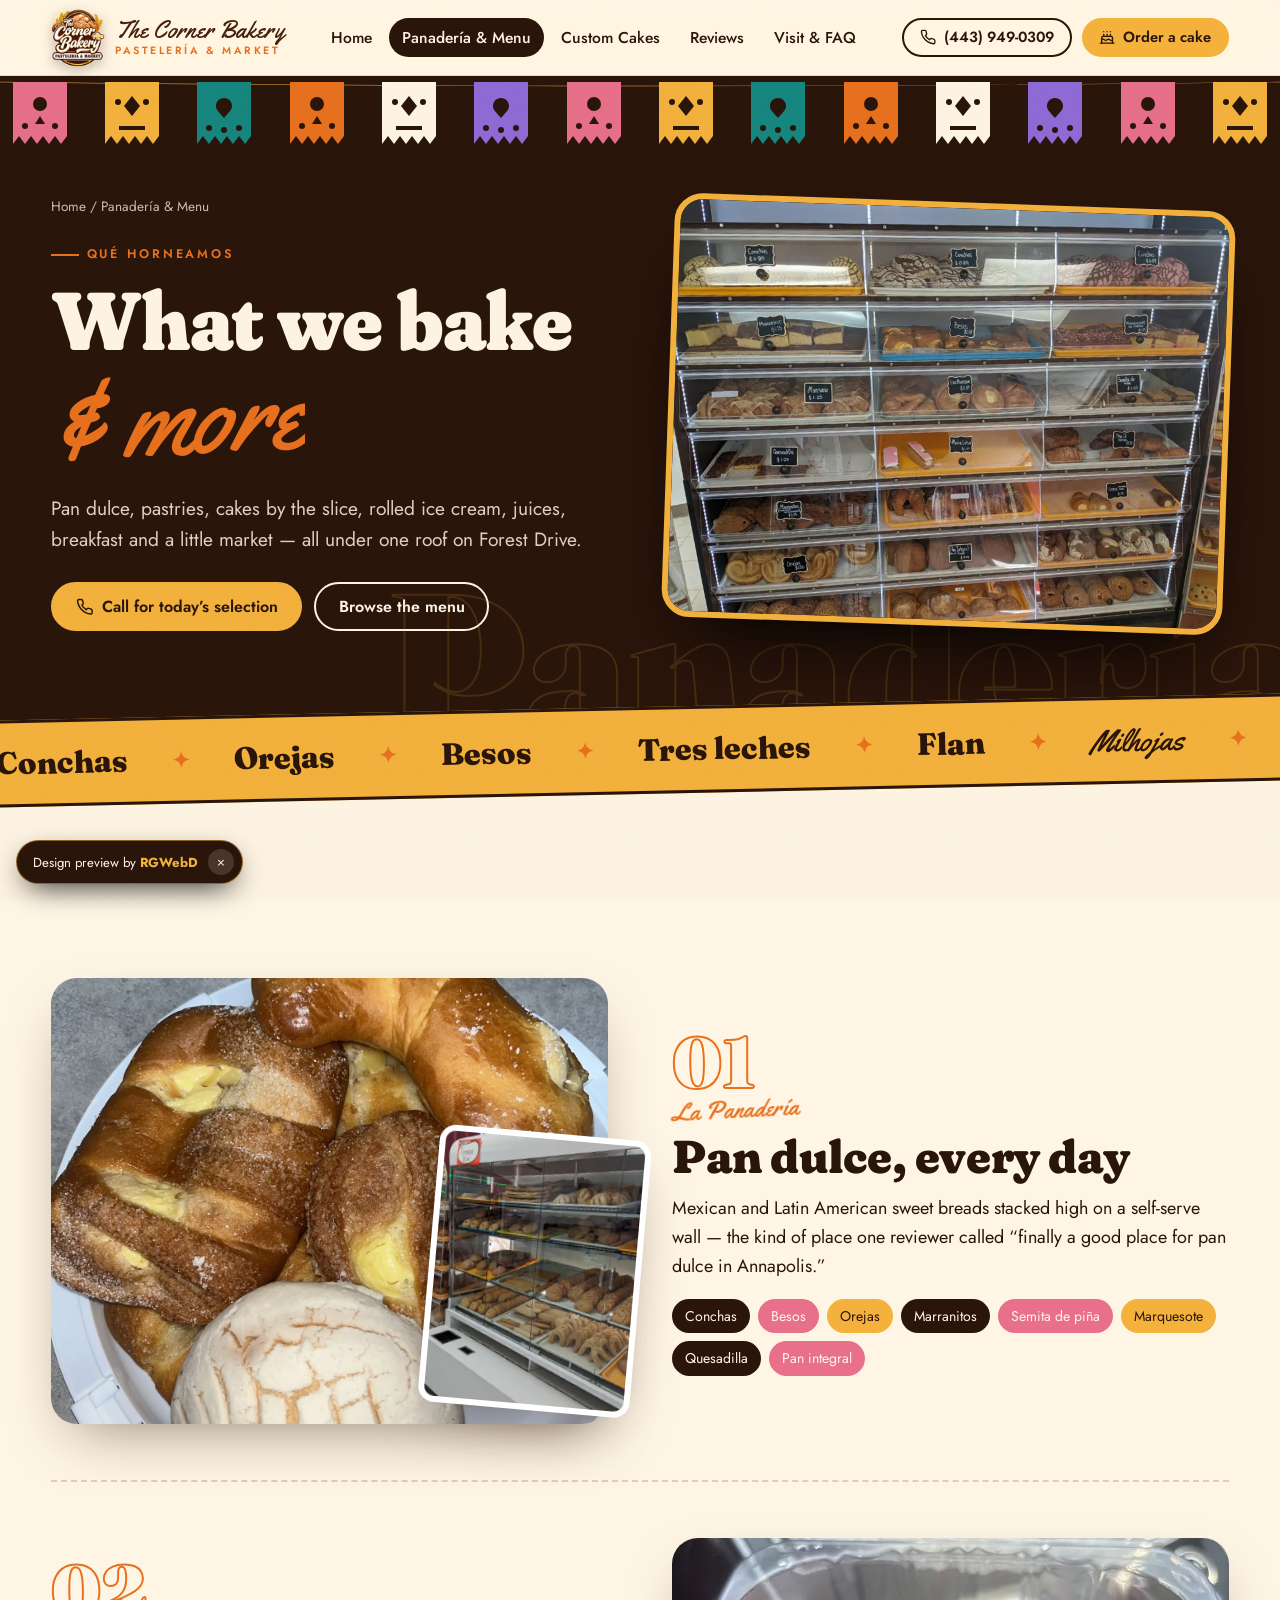
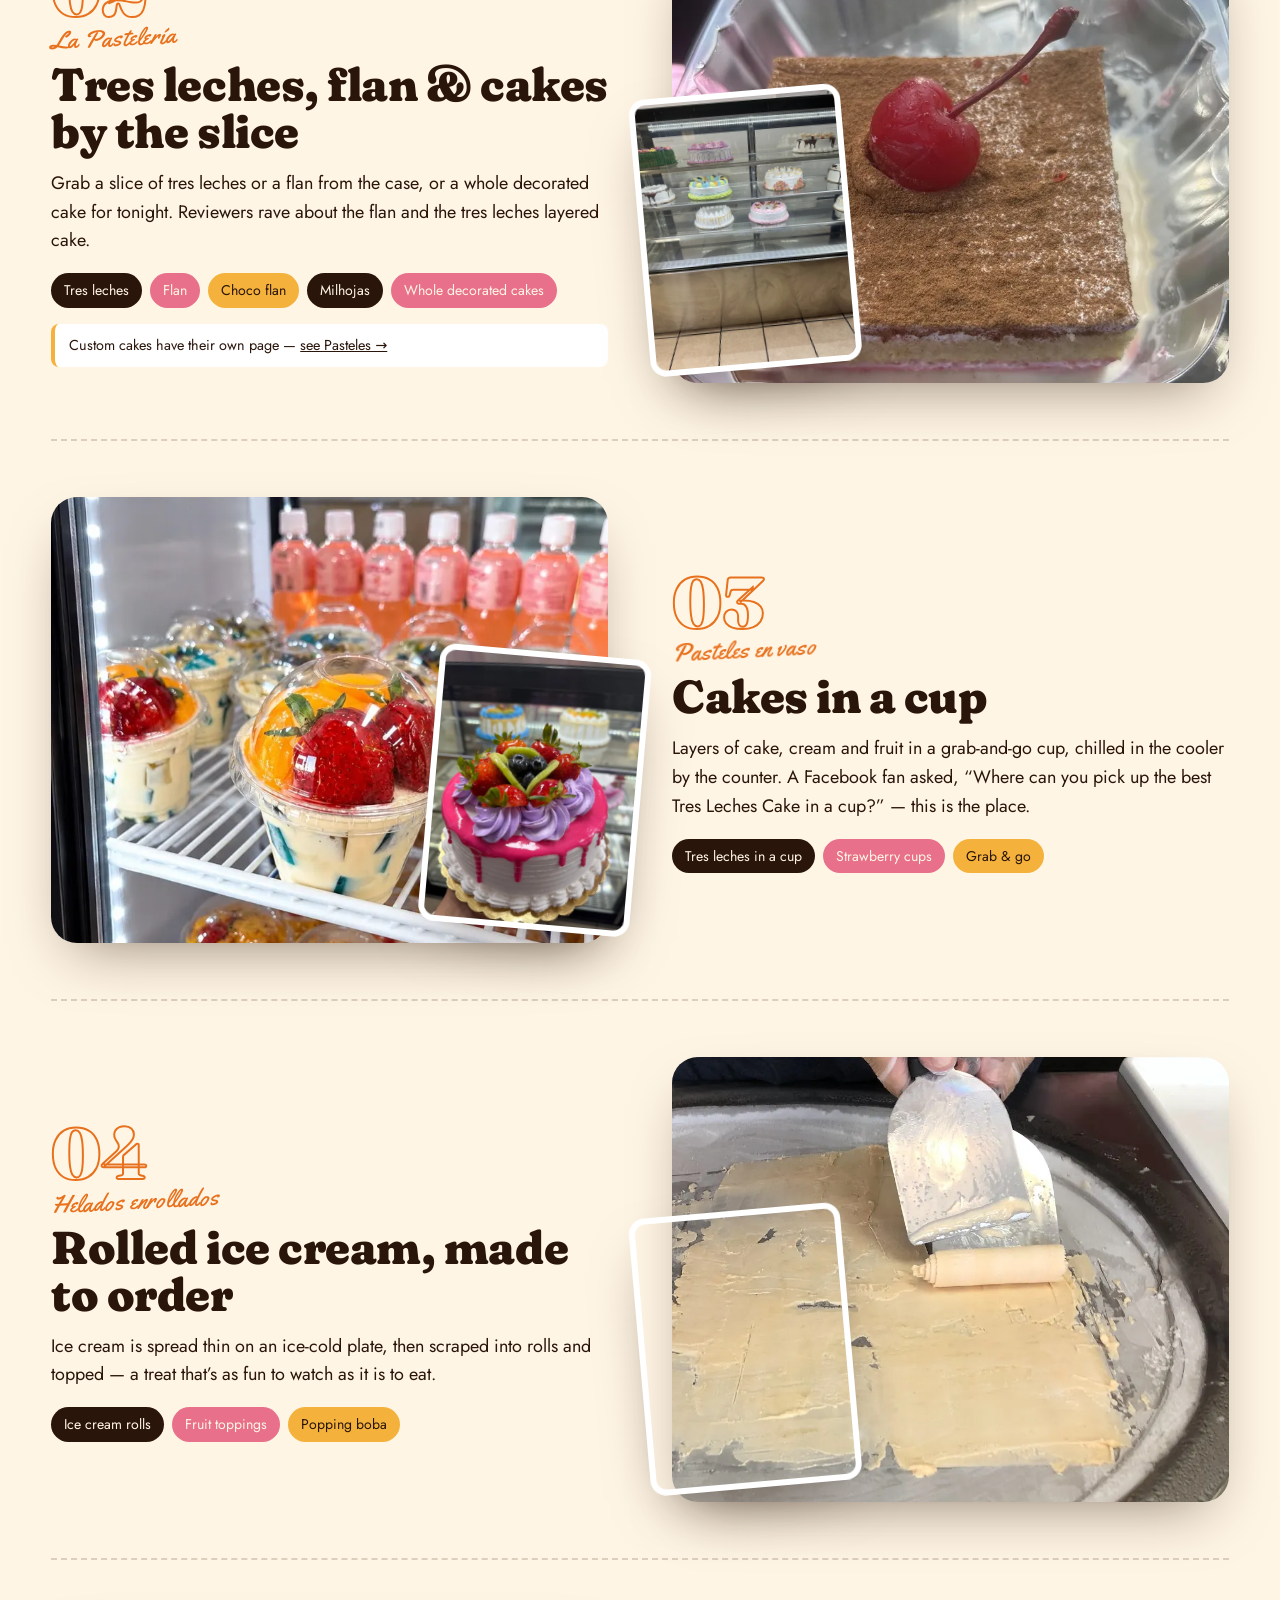
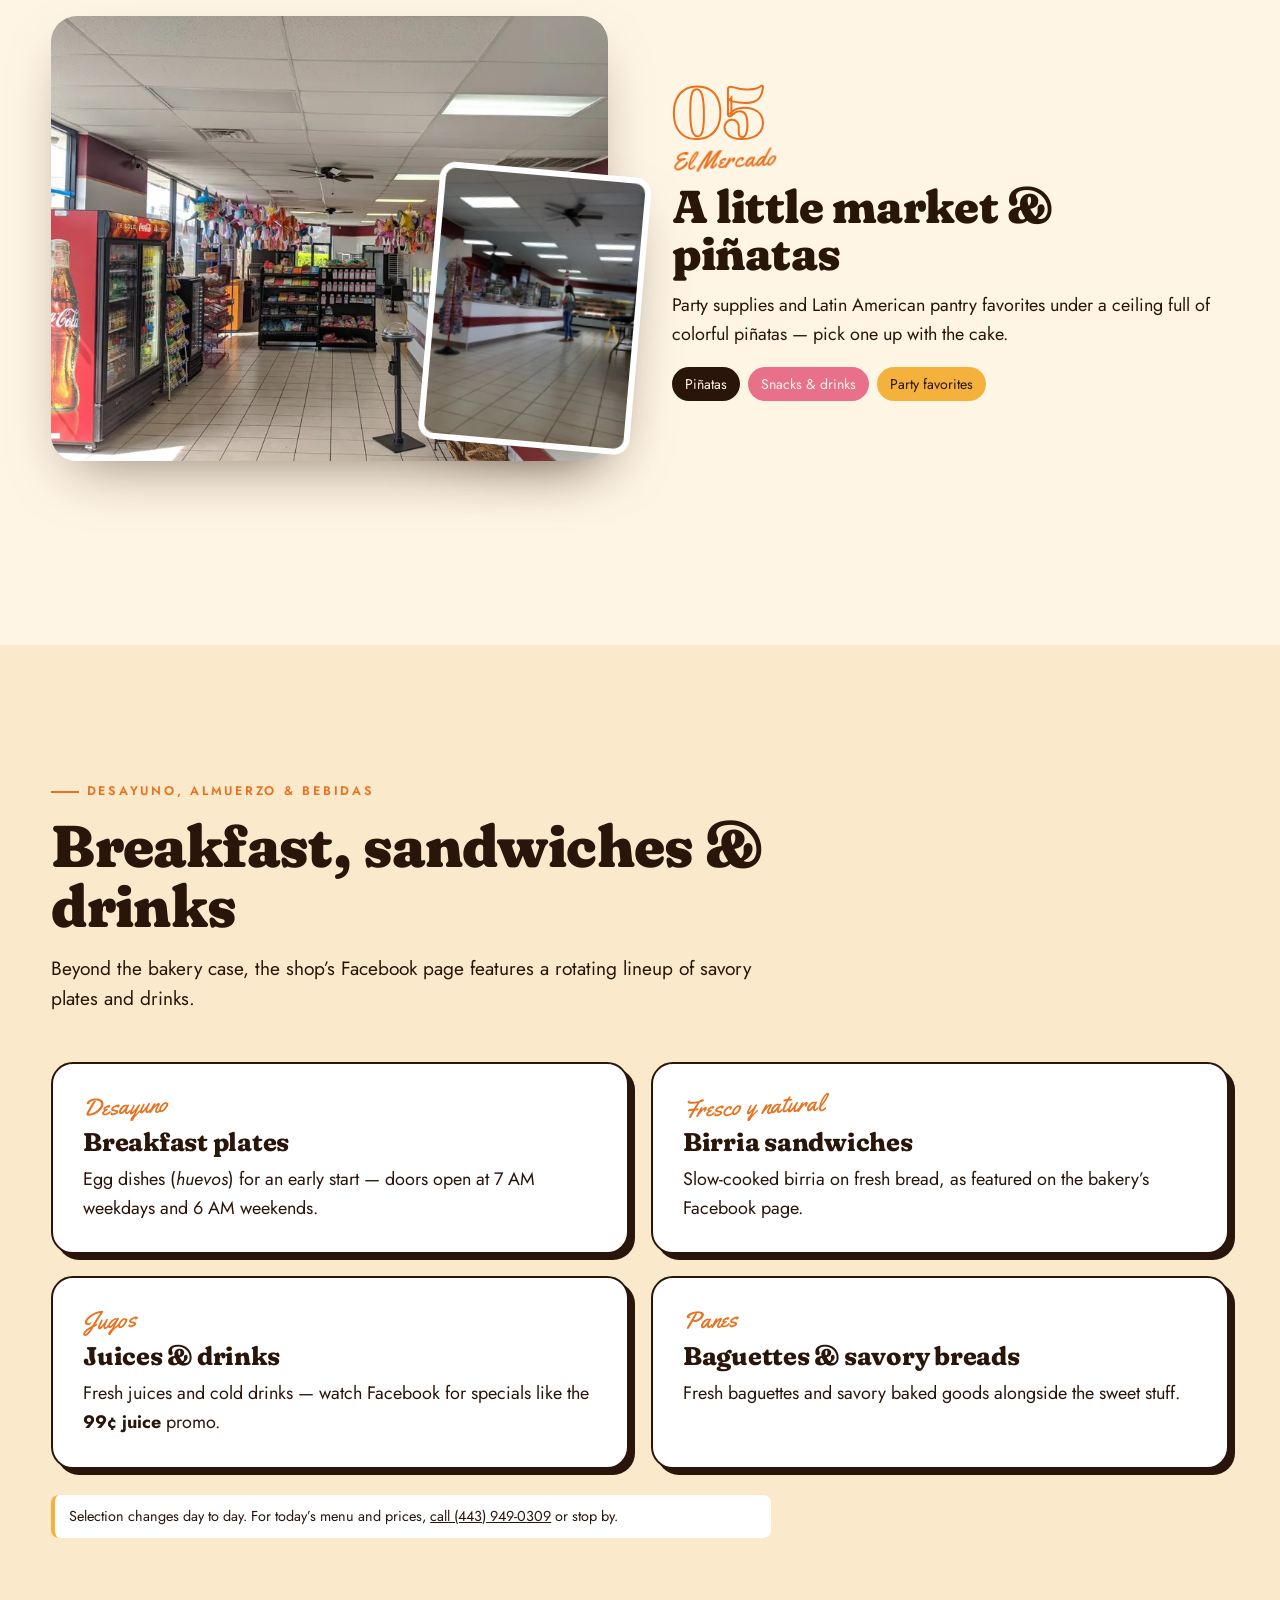
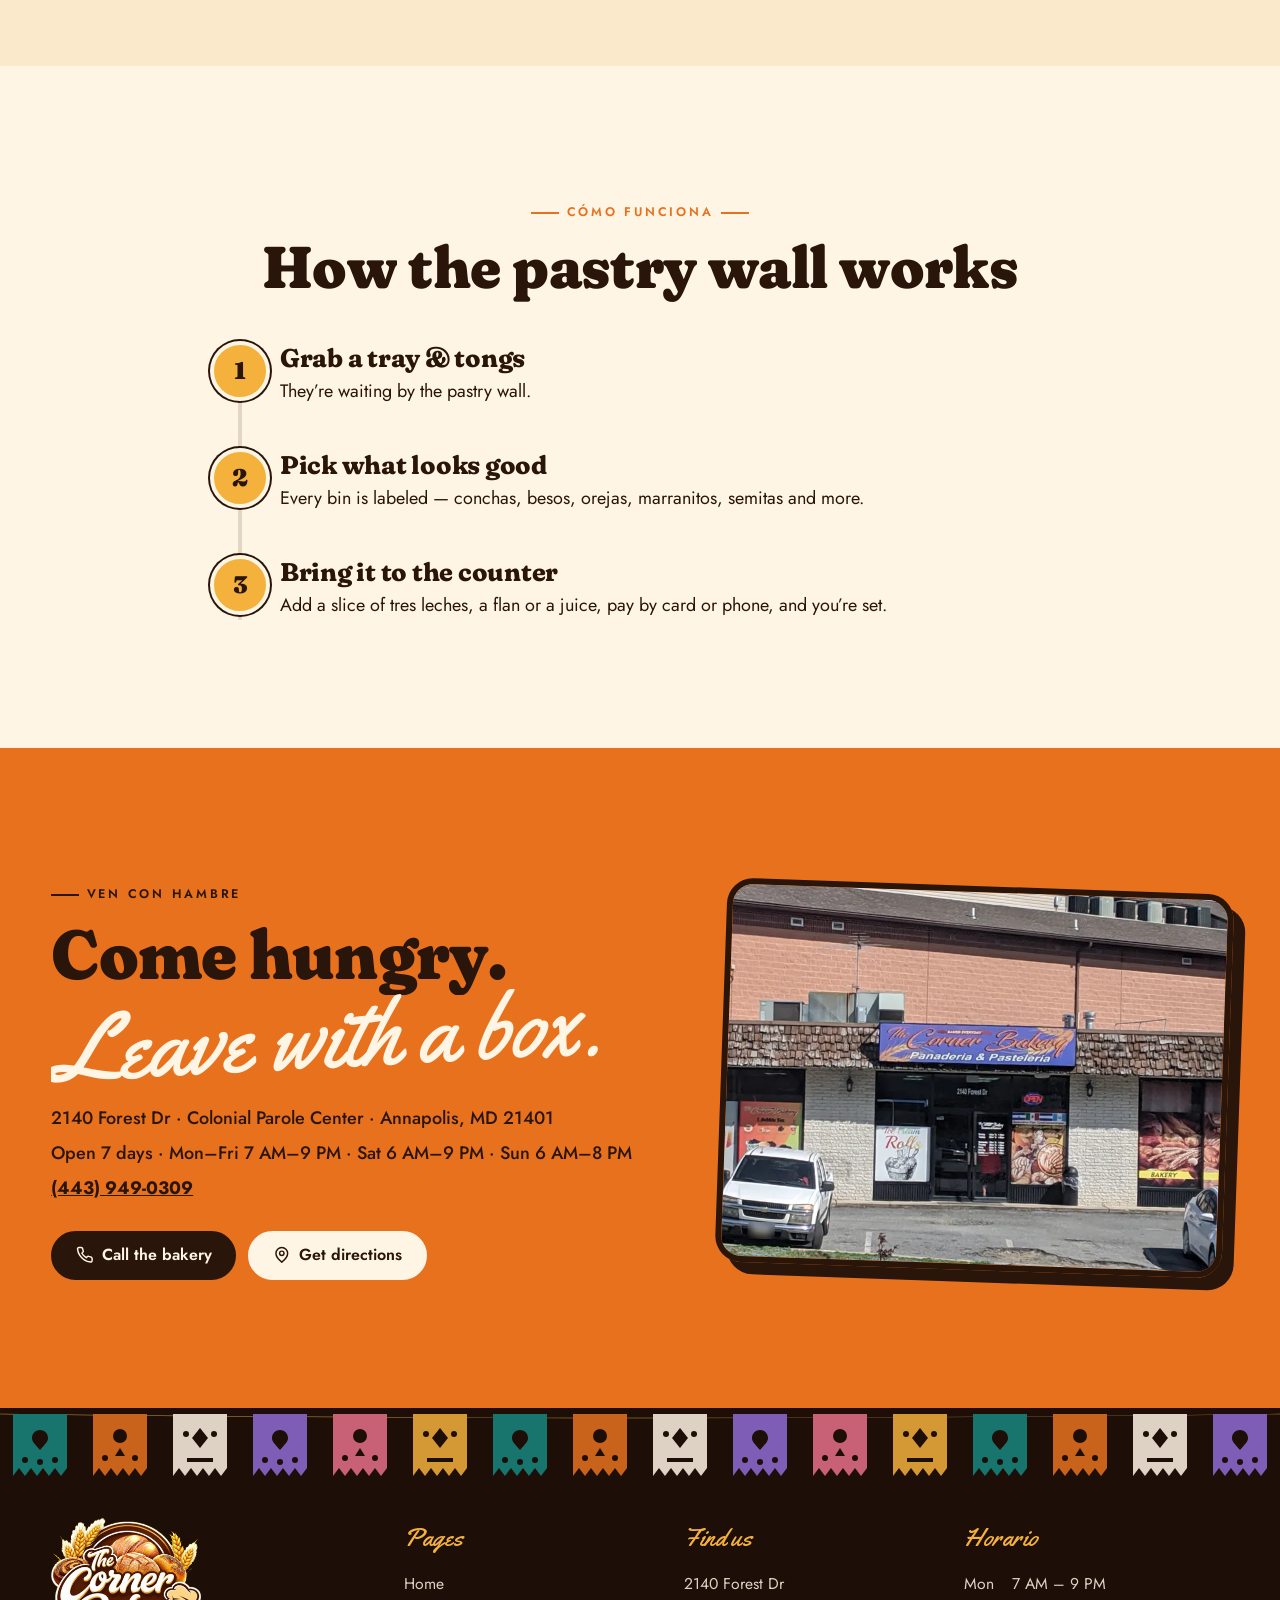
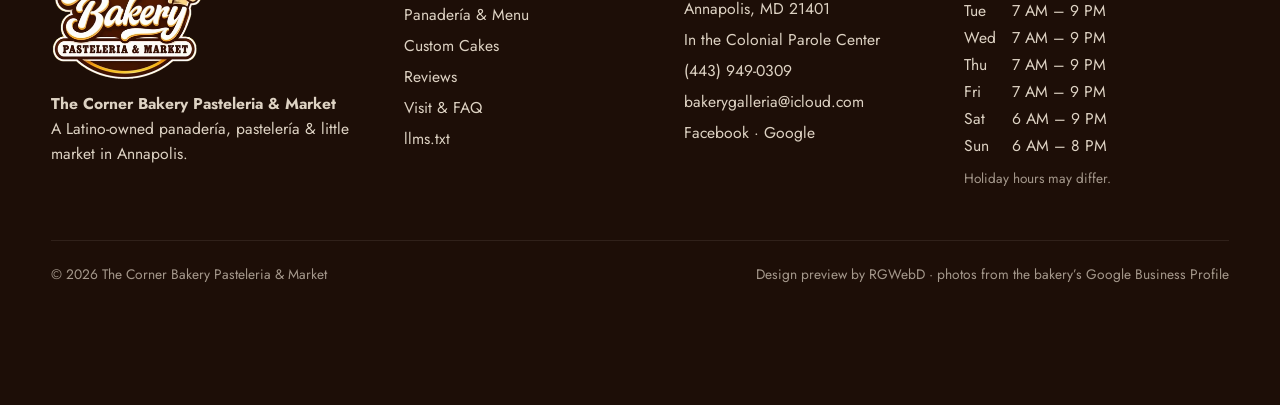
<file: menu.html>
<!doctype html><html lang="en"><head><meta charset="utf-8">
<meta name="viewport" content="width=device-width,initial-scale=1,viewport-fit=cover">
<title>Panadería &amp; Menu — Pan Dulce, Tres Leches, Rolled Ice Cream | The Corner Bakery Annapolis</title><meta name="description" content="Conchas and pan dulce from a self-serve wall, tres leches, flan, cakes in a cup, rolled ice cream, breakfast, birria sandwiches, juices and piñatas at The Corner Bakery in Annapolis, MD.">
<link rel="canonical" href="https://rgwebd.github.io/cornerbakery-annapolis/menu.html"><meta name="theme-color" content="#2a150b">
<meta property="og:type" content="website"><meta property="og:site_name" content="The Corner Bakery Pasteleria & Market"><meta property="og:title" content="Panadería &amp; Menu — Pan Dulce, Tres Leches, Rolled Ice Cream | The Corner Bakery Annapolis"><meta property="og:description" content="Conchas and pan dulce from a self-serve wall, tres leches, flan, cakes in a cup, rolled ice cream, breakfast, birria sandwiches, juices and piñatas at The Corner Bakery in Annapolis, MD."><meta property="og:url" content="https://rgwebd.github.io/cornerbakery-annapolis/menu.html"><meta property="og:image" content="https://rgwebd.github.io/cornerbakery-annapolis/assets/og-image.jpg"><meta property="og:image:width" content="1200"><meta property="og:image:height" content="630"><meta property="og:locale" content="en_US">
<meta name="twitter:card" content="summary_large_image"><meta name="twitter:title" content="Panadería &amp; Menu — Pan Dulce, Tres Leches, Rolled Ice Cream | The Corner Bakery Annapolis"><meta name="twitter:description" content="Conchas and pan dulce from a self-serve wall, tres leches, flan, cakes in a cup, rolled ice cream, breakfast, birria sandwiches, juices and piñatas at The Corner Bakery in Annapolis, MD."><meta name="twitter:image" content="https://rgwebd.github.io/cornerbakery-annapolis/assets/og-image.jpg">
<link rel="icon" href="favicon.ico" sizes="any"><link rel="icon" type="image/png" sizes="32x32" href="assets/brand/favicon-32.png"><link rel="apple-touch-icon" href="apple-touch-icon.png">
<link rel="preconnect" href="https://fonts.googleapis.com"><link rel="preconnect" href="https://fonts.gstatic.com" crossorigin>
<link href="https://fonts.googleapis.com/css2?family=Fraunces:opsz,wght,SOFT,WONK@9..144,500..900,0..100,0..1&family=Jost:wght@400;500;600;700&family=Yellowtail&display=swap" rel="stylesheet">
<link rel="stylesheet" href="assets/styles.css?v=5"><script type="application/ld+json">{"@context": "https://schema.org", "@type": "Bakery", "@id": "https://rgwebd.github.io/cornerbakery-annapolis/#bakery", "name": "The Corner Bakery Pasteleria & Market", "alternateName": ["The Corner Bakery", "The Corner Bakery Cafe Panaderia y Pastelería"], "url": "https://rgwebd.github.io/cornerbakery-annapolis/", "image": ["https://rgwebd.github.io/cornerbakery-annapolis/assets/og-image.jpg", "https://rgwebd.github.io/cornerbakery-annapolis/assets/img/g23.webp", "https://rgwebd.github.io/cornerbakery-annapolis/assets/img/g24.webp"], "logo": "https://rgwebd.github.io/cornerbakery-annapolis/assets/brand/logo-640.png", "telephone": "+14439490309", "email": "bakerygalleria@icloud.com", "address": {"@type": "PostalAddress", "streetAddress": "2140 Forest Dr", "addressLocality": "Annapolis", "addressRegion": "MD", "postalCode": "21401", "addressCountry": "US"}, "geo": {"@type": "GeoCoordinates", "latitude": 38.9779628, "longitude": -76.536517}, "hasMap": "https://www.google.com/maps/place/The+Corner+Bakery+Pasteleria+%26+Market/@38.9779628,-76.536517,16z/data=!4m6!3m5!1s0x89b7f6c5efd0cb41:0xc60131baa17e5c86!8m2!3d38.9779628!4d-76.536517!16s%2Fg%2F11f4m7khv6", "sameAs": ["https://www.facebook.com/TheCornerBakeryCafePasteleria/", "https://www.google.com/maps/place/The+Corner+Bakery+Pasteleria+%26+Market/@38.9779628,-76.536517,16z/data=!4m6!3m5!1s0x89b7f6c5efd0cb41:0xc60131baa17e5c86!8m2!3d38.9779628!4d-76.536517!16s%2Fg%2F11f4m7khv6"], "servesCuisine": ["Latin American", "Bakery", "Desserts"], "openingHoursSpecification": [{"@type": "OpeningHoursSpecification", "dayOfWeek": ["Monday", "Tuesday", "Wednesday", "Thursday", "Friday"], "opens": "07:00", "closes": "21:00"}, {"@type": "OpeningHoursSpecification", "dayOfWeek": "Saturday", "opens": "06:00", "closes": "21:00"}, {"@type": "OpeningHoursSpecification", "dayOfWeek": "Sunday", "opens": "06:00", "closes": "20:00"}], "paymentAccepted": "Credit card, debit card, NFC mobile payments", "amenityFeature": [{"@type": "LocationFeatureSpecification", "name": "Takeout", "value": true}, {"@type": "LocationFeatureSpecification", "name": "Dine-in", "value": true}, {"@type": "LocationFeatureSpecification", "name": "Wheelchair accessible parking lot", "value": true}], "aggregateRating": {"@type": "AggregateRating", "ratingValue": 3.7, "reviewCount": 108, "bestRating": 5}, "review": [{"@type": "Review", "author": {"@type": "Person", "name": "Adriana F"}, "reviewRating": {"@type": "Rating", "ratingValue": 5, "bestRating": 5}, "reviewBody": "Best bakery around. This location always hits close to home every-time my father was from Mexico.. the bread is always sweet, fresh and soft.. the girls up front are always respectful and sweet. Highly recommend.", "publisher": {"@type": "Organization", "name": "Google"}}, {"@type": "Review", "author": {"@type": "Person", "name": "Andrew Crawford"}, "reviewRating": {"@type": "Rating", "ratingValue": 5, "bestRating": 5}, "reviewBody": "This place is a gem. Best Flan in the state. Very unique baked goods and treats. Swing by and check it out. The smell of the bakery will let you know you are the right place!", "publisher": {"@type": "Organization", "name": "Google"}}, {"@type": "Review", "author": {"@type": "Person", "name": "jeffey martinez"}, "reviewRating": {"@type": "Rating", "ratingValue": 5, "bestRating": 5}, "reviewBody": "This bakery did a great job making a special requested design for a birthday. The staff listened to what I wanted and surpassed our expectation! I would highly recommend them. Will definitely be coming back again", "publisher": {"@type": "Organization", "name": "Google"}}, {"@type": "Review", "author": {"@type": "Person", "name": "Monica Yupe"}, "reviewRating": {"@type": "Rating", "ratingValue": 5, "bestRating": 5}, "reviewBody": "Absolutely stunning birthday cake! Not only was it beautifully decorated, it. tasted amazing too. We will definitely come back request more cakes :)", "publisher": {"@type": "Organization", "name": "Google"}}, {"@type": "Review", "author": {"@type": "Person", "name": "Madeleine Sofia Sanchez"}, "reviewRating": {"@type": "Rating", "ratingValue": 5, "bestRating": 5}, "reviewBody": "My brother ordered me a choco flan with rocher ferrero filling and it was so good 😊 All my guest really loved the taste of the cake as well. Thank you for this wonderful birthday cake.", "publisher": {"@type": "Organization", "name": "Google"}}, {"@type": "Review", "author": {"@type": "Person", "name": "M F"}, "reviewRating": {"@type": "Rating", "ratingValue": 5, "bestRating": 5}, "reviewBody": "I ordered a custom cake for my son’s 2nd birthday , it was better than expected and it was delicious. 100% recommend and will be ordering from here again.", "publisher": {"@type": "Organization", "name": "Google"}}], "knowsAbout": ["Pan dulce", "Conchas", "Custom cakes", "Birthday cakes", "Tres leches cake", "Flan", "Rolled ice cream", "Piñatas"]}</script><script type="application/ld+json">{"@context": "https://schema.org", "@type": "BreadcrumbList", "itemListElement": [{"@type": "ListItem", "position": 1, "name": "Home", "item": "https://rgwebd.github.io/cornerbakery-annapolis/"}, {"@type": "ListItem", "position": 2, "name": "Panadería & Menu", "item": "https://rgwebd.github.io/cornerbakery-annapolis/menu.html"}]}</script><script src="https://cosmiccallers.lovable.app/demo-track.js" data-demo="cornerbakery-annapolis" defer></script></head><body class="grain"><a class="skip" href="#main">Skip to content</a><div class="progress" aria-hidden="true"></div>
<div class="holiday" role="note" hidden><span class="short"><b>Thanksgiving:</b> open late Thu 11/26 per our flyer — <a href="tel:+14439490309">call to confirm</a></span><span class="long"><b>Thanksgiving week:</b> our flyer says we’re <i lang="es">¡abierto toda la noche!</i> on Thu, Nov 26 — holiday hours may differ, so <a href="tel:+14439490309">call (443) 949-0309</a> to confirm.</span> <button type="button" aria-label="Dismiss holiday notice" style="position:absolute;right:10px;top:50%;translate:0 -50%;background:none;border:0;color:inherit;font-size:1.2rem">×</button></div>
<header class="nav"><div class="wrap">
<a class="brand" href="index.html" aria-label="The Corner Bakery home"><img src="assets/brand/logo-160.webp" width="160" height="173" alt="The Corner Bakery logo"><span><b>The Corner Bakery</b><small>Pastelería &amp; Market</small></span></a>
<nav aria-label="Main"><ul class="menu"><li><a href="index.html">Home</a></li><li><a href="menu.html" aria-current="page">Panadería & Menu</a></li><li><a href="cakes.html">Custom Cakes</a></li><li><a href="reviews.html">Reviews</a></li><li><a href="visit.html">Visit & FAQ</a></li></ul></nav>
<div class="nav-cta"><a class="btn ghost sm hide-m mag" href="tel:+14439490309"><svg viewBox="0 0 24 24" fill="none" stroke="currentColor" stroke-width="2" stroke-linecap="round" stroke-linejoin="round" aria-hidden="true"><path d="M22 16.9v3a2 2 0 0 1-2.2 2 19.8 19.8 0 0 1-8.6-3.1 19.5 19.5 0 0 1-6-6A19.8 19.8 0 0 1 2.1 4.2 2 2 0 0 1 4.1 2h3a2 2 0 0 1 2 1.7c.1 1 .4 1.9.7 2.8a2 2 0 0 1-.5 2.1L8 9.9a16 16 0 0 0 6 6l1.3-1.3a2 2 0 0 1 2.1-.4c.9.3 1.8.6 2.8.7a2 2 0 0 1 1.7 2z"/></svg>(443) 949-0309</a><a class="btn gold sm mag" href="cakes.html#order"><svg viewBox="0 0 24 24" fill="none" stroke="currentColor" stroke-width="2" stroke-linecap="round" stroke-linejoin="round" aria-hidden="true"><path d="M20 21v-8a2 2 0 0 0-2-2H6a2 2 0 0 0-2 2v8"/><path d="M4 16s.5-1 2-1 2.5 2 4 2 2.5-2 4-2 2.5 2 4 2 2-1 2-1"/><path d="M2 21h20M7 8v3M12 8v3M17 8v3M7 4h.01M12 4h.01M17 4h.01"/></svg>Order a cake</a>
<button class="burger" type="button" aria-label="Open menu" aria-expanded="false" aria-controls="drawer"><span></span></button></div>
</div></header>
<div class="drawer" id="drawer" aria-hidden="true"><a class="dl" href="index.html">Home<small>Inicio</small></a><a class="dl" href="menu.html" aria-current="page">Panadería & Menu<small>Qué horneamos</small></a><a class="dl" href="cakes.html">Custom Cakes<small>Pasteles</small></a><a class="dl" href="reviews.html">Reviews<small>Opiniones</small></a><a class="dl" href="visit.html">Visit & FAQ<small>Visítanos</small></a><div class="row"><a class="btn gold" href="tel:+14439490309"><svg viewBox="0 0 24 24" fill="none" stroke="currentColor" stroke-width="2" stroke-linecap="round" stroke-linejoin="round" aria-hidden="true"><path d="M22 16.9v3a2 2 0 0 1-2.2 2 19.8 19.8 0 0 1-8.6-3.1 19.5 19.5 0 0 1-6-6A19.8 19.8 0 0 1 2.1 4.2 2 2 0 0 1 4.1 2h3a2 2 0 0 1 2 1.7c.1 1 .4 1.9.7 2.8a2 2 0 0 1-.5 2.1L8 9.9a16 16 0 0 0 6 6l1.3-1.3a2 2 0 0 1 2.1-.4c.9.3 1.8.6 2.8.7a2 2 0 0 1 1.7 2z"/></svg>Call (443) 949-0309</a><a class="btn light" href="https://www.google.com/maps/dir/?api=1&destination=The+Corner+Bakery+Pasteleria+%26+Market%2C+2140+Forest+Dr%2C+Annapolis%2C+MD+21401" target="_blank" rel="noopener"><svg viewBox="0 0 24 24" fill="none" stroke="currentColor" stroke-width="2" stroke-linecap="round" stroke-linejoin="round" aria-hidden="true"><path d="M20 10c0 6-8 12-8 12S4 16 4 10a8 8 0 0 1 16 0z"/><circle cx="12" cy="10" r="3"/></svg>Directions</a></div></div><main id="main"><section class="phero"><div class="picado" aria-hidden="true"><svg viewBox="0 0 100 20" preserveAspectRatio="none"><path d="M0 6 Q50 14 100 6" stroke="#f4b23c" stroke-width=".4" fill="none"/></svg><ul><li><svg viewBox="0 0 54 62" aria-hidden="true"><defs><mask id="pm0"><rect width="54" height="62" fill="#fff"/><g fill="#000"><circle cx="27" cy="22" r="7"/><path d="M27 34l5 8h-10z"/><circle cx="12" cy="44" r="3"/><circle cx="42" cy="44" r="3"/><path d="M0 62 6 54l6 8 6-8 6 8 6-8 6 8 6-8 6 8 6-8v8z"/></g></mask></defs><rect width="54" height="62" fill="#e8708a" mask="url(#pm0)"/></svg></li><li><svg viewBox="0 0 54 62" aria-hidden="true"><defs><mask id="pm1"><rect width="54" height="62" fill="#fff"/><g fill="#000"><path d="M27 14l8 10-8 10-8-10z"/><circle cx="13" cy="20" r="3"/><circle cx="41" cy="20" r="3"/><path d="M14 44h26v4H14z"/><path d="M0 62 6 54l6 8 6-8 6 8 6-8 6 8 6-8 6 8 6-8v8z"/></g></mask></defs><rect width="54" height="62" fill="#f4b23c" mask="url(#pm1)"/></svg></li><li><svg viewBox="0 0 54 62" aria-hidden="true"><defs><mask id="pm2"><rect width="54" height="62" fill="#fff"/><g fill="#000"><path d="M27 16c5 0 8 4 8 8s-3 6-8 12c-5-6-8-8-8-12s3-8 8-8z"/><circle cx="12" cy="46" r="3"/><circle cx="27" cy="48" r="3"/><circle cx="42" cy="46" r="3"/><path d="M0 62 6 54l6 8 6-8 6 8 6-8 6 8 6-8 6 8 6-8v8z"/></g></mask></defs><rect width="54" height="62" fill="#17877f" mask="url(#pm2)"/></svg></li><li><svg viewBox="0 0 54 62" aria-hidden="true"><defs><mask id="pm3"><rect width="54" height="62" fill="#fff"/><g fill="#000"><circle cx="27" cy="22" r="7"/><path d="M27 34l5 8h-10z"/><circle cx="12" cy="44" r="3"/><circle cx="42" cy="44" r="3"/><path d="M0 62 6 54l6 8 6-8 6 8 6-8 6 8 6-8 6 8 6-8v8z"/></g></mask></defs><rect width="54" height="62" fill="#e8711e" mask="url(#pm3)"/></svg></li><li><svg viewBox="0 0 54 62" aria-hidden="true"><defs><mask id="pm4"><rect width="54" height="62" fill="#fff"/><g fill="#000"><path d="M27 14l8 10-8 10-8-10z"/><circle cx="13" cy="20" r="3"/><circle cx="41" cy="20" r="3"/><path d="M14 44h26v4H14z"/><path d="M0 62 6 54l6 8 6-8 6 8 6-8 6 8 6-8 6 8 6-8v8z"/></g></mask></defs><rect width="54" height="62" fill="#fff5e4" mask="url(#pm4)"/></svg></li><li><svg viewBox="0 0 54 62" aria-hidden="true"><defs><mask id="pm5"><rect width="54" height="62" fill="#fff"/><g fill="#000"><path d="M27 16c5 0 8 4 8 8s-3 6-8 12c-5-6-8-8-8-12s3-8 8-8z"/><circle cx="12" cy="46" r="3"/><circle cx="27" cy="48" r="3"/><circle cx="42" cy="46" r="3"/><path d="M0 62 6 54l6 8 6-8 6 8 6-8 6 8 6-8 6 8 6-8v8z"/></g></mask></defs><rect width="54" height="62" fill="#8f6bd6" mask="url(#pm5)"/></svg></li><li><svg viewBox="0 0 54 62" aria-hidden="true"><defs><mask id="pm6"><rect width="54" height="62" fill="#fff"/><g fill="#000"><circle cx="27" cy="22" r="7"/><path d="M27 34l5 8h-10z"/><circle cx="12" cy="44" r="3"/><circle cx="42" cy="44" r="3"/><path d="M0 62 6 54l6 8 6-8 6 8 6-8 6 8 6-8 6 8 6-8v8z"/></g></mask></defs><rect width="54" height="62" fill="#e8708a" mask="url(#pm6)"/></svg></li><li><svg viewBox="0 0 54 62" aria-hidden="true"><defs><mask id="pm7"><rect width="54" height="62" fill="#fff"/><g fill="#000"><path d="M27 14l8 10-8 10-8-10z"/><circle cx="13" cy="20" r="3"/><circle cx="41" cy="20" r="3"/><path d="M14 44h26v4H14z"/><path d="M0 62 6 54l6 8 6-8 6 8 6-8 6 8 6-8 6 8 6-8v8z"/></g></mask></defs><rect width="54" height="62" fill="#f4b23c" mask="url(#pm7)"/></svg></li><li><svg viewBox="0 0 54 62" aria-hidden="true"><defs><mask id="pm8"><rect width="54" height="62" fill="#fff"/><g fill="#000"><path d="M27 16c5 0 8 4 8 8s-3 6-8 12c-5-6-8-8-8-12s3-8 8-8z"/><circle cx="12" cy="46" r="3"/><circle cx="27" cy="48" r="3"/><circle cx="42" cy="46" r="3"/><path d="M0 62 6 54l6 8 6-8 6 8 6-8 6 8 6-8 6 8 6-8v8z"/></g></mask></defs><rect width="54" height="62" fill="#17877f" mask="url(#pm8)"/></svg></li><li><svg viewBox="0 0 54 62" aria-hidden="true"><defs><mask id="pm9"><rect width="54" height="62" fill="#fff"/><g fill="#000"><circle cx="27" cy="22" r="7"/><path d="M27 34l5 8h-10z"/><circle cx="12" cy="44" r="3"/><circle cx="42" cy="44" r="3"/><path d="M0 62 6 54l6 8 6-8 6 8 6-8 6 8 6-8 6 8 6-8v8z"/></g></mask></defs><rect width="54" height="62" fill="#e8711e" mask="url(#pm9)"/></svg></li><li><svg viewBox="0 0 54 62" aria-hidden="true"><defs><mask id="pm10"><rect width="54" height="62" fill="#fff"/><g fill="#000"><path d="M27 14l8 10-8 10-8-10z"/><circle cx="13" cy="20" r="3"/><circle cx="41" cy="20" r="3"/><path d="M14 44h26v4H14z"/><path d="M0 62 6 54l6 8 6-8 6 8 6-8 6 8 6-8 6 8 6-8v8z"/></g></mask></defs><rect width="54" height="62" fill="#fff5e4" mask="url(#pm10)"/></svg></li><li><svg viewBox="0 0 54 62" aria-hidden="true"><defs><mask id="pm11"><rect width="54" height="62" fill="#fff"/><g fill="#000"><path d="M27 16c5 0 8 4 8 8s-3 6-8 12c-5-6-8-8-8-12s3-8 8-8z"/><circle cx="12" cy="46" r="3"/><circle cx="27" cy="48" r="3"/><circle cx="42" cy="46" r="3"/><path d="M0 62 6 54l6 8 6-8 6 8 6-8 6 8 6-8 6 8 6-8v8z"/></g></mask></defs><rect width="54" height="62" fill="#8f6bd6" mask="url(#pm11)"/></svg></li><li><svg viewBox="0 0 54 62" aria-hidden="true"><defs><mask id="pm12"><rect width="54" height="62" fill="#fff"/><g fill="#000"><circle cx="27" cy="22" r="7"/><path d="M27 34l5 8h-10z"/><circle cx="12" cy="44" r="3"/><circle cx="42" cy="44" r="3"/><path d="M0 62 6 54l6 8 6-8 6 8 6-8 6 8 6-8 6 8 6-8v8z"/></g></mask></defs><rect width="54" height="62" fill="#e8708a" mask="url(#pm12)"/></svg></li><li><svg viewBox="0 0 54 62" aria-hidden="true"><defs><mask id="pm13"><rect width="54" height="62" fill="#fff"/><g fill="#000"><path d="M27 14l8 10-8 10-8-10z"/><circle cx="13" cy="20" r="3"/><circle cx="41" cy="20" r="3"/><path d="M14 44h26v4H14z"/><path d="M0 62 6 54l6 8 6-8 6 8 6-8 6 8 6-8 6 8 6-8v8z"/></g></mask></defs><rect width="54" height="62" fill="#f4b23c" mask="url(#pm13)"/></svg></li></ul></div><div class="giant" aria-hidden="true">Panadería</div><div class="wrap phero-grid">
<div><nav class="crumbs" aria-label="Breadcrumb"><a href="index.html">Home</a> / <span aria-current="page">Panadería & Menu</span></nav><span class="eyebrow">Qué horneamos</span><h1 class="split" style="margin-top:14px">What we bake <span class="script">&amp; more</span></h1><p class="lead rv">Pan dulce, pastries, cakes by the slice, rolled ice cream, juices, breakfast and a little market — all under one roof on Forest Drive.</p><div class="ctas rv d1" style="display:flex;gap:12px;flex-wrap:wrap"><a class="btn gold mag" href="tel:+14439490309"><svg viewBox="0 0 24 24" fill="none" stroke="currentColor" stroke-width="2" stroke-linecap="round" stroke-linejoin="round" aria-hidden="true"><path d="M22 16.9v3a2 2 0 0 1-2.2 2 19.8 19.8 0 0 1-8.6-3.1 19.5 19.5 0 0 1-6-6A19.8 19.8 0 0 1 2.1 4.2 2 2 0 0 1 4.1 2h3a2 2 0 0 1 2 1.7c.1 1 .4 1.9.7 2.8a2 2 0 0 1-.5 2.1L8 9.9a16 16 0 0 0 6 6l1.3-1.3a2 2 0 0 1 2.1-.4c.9.3 1.8.6 2.8.7a2 2 0 0 1 1.7 2z"/></svg>Call for today’s selection</a><a class="btn ghost light mag" href="#panaderia">Browse the menu</a></div></div>
<div class="frame rv"><img src="assets/img/g38-s.webp" srcset="assets/img/g38-s.webp 800w, assets/img/g38.webp 1800w" sizes="(max-width:900px) 92vw, 50vw" width="1800" height="1350" alt="Labeled pan dulce wall" fetchpriority="high"></div></div></section>
<div class="mqwrap"><div class="marquee" aria-hidden="true"><div class="mq"><span>Conchas</span><span>Orejas</span><span>Besos</span><span>Tres leches</span><span>Flan</span><span><i>Milhojas</i></span><span>Birria</span><span>Jugos</span><span>Huevos</span><span>Conchas</span><span>Orejas</span><span>Besos</span><span>Tres leches</span><span>Flan</span><span><i>Milhojas</i></span><span>Birria</span><span>Jugos</span><span>Huevos</span></div></div></div>
<section class="sec"><div class="wrap"><article class="feature" id="panaderia"><div class="fimg rv"><div class="main"><img src="assets/img/g31-s.webp" srcset="assets/img/g31-s.webp 600w, assets/img/g31.webp 1350w" sizes="(max-width:900px) 92vw, 50vw" width="1350" height="1800" alt="Conchas and sweet breads on a plate" loading="lazy" decoding="async"></div><div class="sub" data-speed=".06"><img src="assets/img/g24-s.webp" srcset="assets/img/g24-s.webp 800w, assets/img/g24.webp 1700w" sizes="240px" width="1700" height="1500" alt="Pastry wall and glass cases" loading="lazy" decoding="async"></div></div>
<div class="rv d1"><div class="num" aria-hidden="true">01</div><span class="script">La Panadería</span><h2 style="font-size:clamp(2rem,3.6vw,3rem);margin:6px 0 14px">Pan dulce, every day</h2><p>Mexican and Latin American sweet breads stacked high on a self-serve wall — the kind of place one reviewer called “finally a good place for pan dulce in Annapolis.”</p><div class="tags"><span>Conchas</span><span>Besos</span><span>Orejas</span><span>Marranitos</span><span>Semita de piña</span><span>Marquesote</span><span>Quesadilla</span><span>Pan integral</span></div></div></article><article class="feature flip" id="pasteleria"><div class="fimg rv"><div class="main"><img src="assets/img/g40-s.webp" srcset="assets/img/g40-s.webp 800w, assets/img/g40.webp 1500w" sizes="(max-width:900px) 92vw, 50vw" width="1500" height="1500" alt="Slice of tres leches topped with cinnamon and a cherry" loading="lazy" decoding="async"></div><div class="sub" data-speed=".06"><img src="assets/img/g05-s.webp" srcset="assets/img/g05-s.webp 600w, assets/img/g05.webp 1350w" sizes="240px" width="1350" height="1800" alt="Refrigerated case of decorated cakes" loading="lazy" decoding="async"></div></div>
<div class="rv d1"><div class="num" aria-hidden="true">02</div><span class="script">La Pastelería</span><h2 style="font-size:clamp(2rem,3.6vw,3rem);margin:6px 0 14px">Tres leches, flan &amp; cakes by the slice</h2><p>Grab a slice of tres leches or a flan from the case, or a whole decorated cake for tonight. Reviewers rave about the flan and the tres leches layered cake.</p><div class="tags"><span>Tres leches</span><span>Flan</span><span>Choco flan</span><span>Milhojas</span><span>Whole decorated cakes</span></div><p class="note">Custom cakes have their own page — <a href="cakes.html">see Pasteles →</a></p></div></article><article class="feature" id="vaso"><div class="fimg rv"><div class="main"><img src="assets/img/g08-s.webp" srcset="assets/img/g08-s.webp 783w, assets/img/g08.webp 1086w" sizes="(max-width:900px) 92vw, 50vw" width="1086" height="1109" alt="Strawberry-topped cakes in cups in the cooler" loading="lazy" decoding="async"></div><div class="sub" data-speed=".06"><img src="assets/img/g02-s.webp" srcset="assets/img/g02-s.webp 600w, assets/img/g02.webp 1200w" sizes="240px" width="1200" height="1600" alt="Fruit-topped drip cake" loading="lazy" decoding="async"></div></div>
<div class="rv d1"><div class="num" aria-hidden="true">03</div><span class="script">Pasteles en vaso</span><h2 style="font-size:clamp(2rem,3.6vw,3rem);margin:6px 0 14px">Cakes in a cup</h2><p>Layers of cake, cream and fruit in a grab-and-go cup, chilled in the cooler by the counter. A Facebook fan asked, “Where can you pick up the best Tres Leches Cake in a cup?” — this is the place.</p><div class="tags"><span>Tres leches in a cup</span><span>Strawberry cups</span><span>Grab &amp; go</span></div></div></article><article class="feature flip" id="helados"><div class="fimg rv"><div class="main"><img src="assets/img/g49-s.webp" srcset="assets/img/g49-s.webp 453w, assets/img/g49.webp 1020w" sizes="(max-width:900px) 92vw, 50vw" width="1020" height="1800" alt="Rolled ice cream being spread on the cold plate" loading="lazy" decoding="async"></div><div class="sub" data-speed=".06"><img src="assets/img/g36-s.webp" srcset="assets/img/g36-s.webp 600w, assets/img/g36.webp 1350w" sizes="240px" width="1350" height="1800" alt="Rolled ice cream with popping boba" loading="lazy" decoding="async"></div></div>
<div class="rv d1"><div class="num" aria-hidden="true">04</div><span class="script">Helados enrollados</span><h2 style="font-size:clamp(2rem,3.6vw,3rem);margin:6px 0 14px">Rolled ice cream, made to order</h2><p>Ice cream is spread thin on an ice-cold plate, then scraped into rolls and topped — a treat that’s as fun to watch as it is to eat.</p><div class="tags"><span>Ice cream rolls</span><span>Fruit toppings</span><span>Popping boba</span></div></div></article><article class="feature" id="mercado"><div class="fimg rv"><div class="main"><img src="assets/img/g27-s.webp" srcset="assets/img/g27-s.webp 800w, assets/img/g27.webp 1800w" sizes="(max-width:900px) 92vw, 50vw" width="1800" height="1350" alt="Market aisle with piñatas hanging from the ceiling" loading="lazy" decoding="async"></div><div class="sub" data-speed=".06"><img src="assets/img/g44-s.webp" srcset="assets/img/g44-s.webp 450w, assets/img/g44.webp 1012w" sizes="240px" width="1012" height="1800" alt="Bakery interior and counter" loading="lazy" decoding="async"></div></div>
<div class="rv d1"><div class="num" aria-hidden="true">05</div><span class="script">El Mercado</span><h2 style="font-size:clamp(2rem,3.6vw,3rem);margin:6px 0 14px">A little market &amp; piñatas</h2><p>Party supplies and Latin American pantry favorites under a ceiling full of colorful piñatas — pick one up with the cake.</p><div class="tags"><span>Piñatas</span><span>Snacks &amp; drinks</span><span>Party favorites</span></div></div></article></div></section>
<section class="sec paper"><div class="wrap"><div class="sec-head"><span class="eyebrow">Desayuno, almuerzo &amp; bebidas</span><h2 class="split">Breakfast, sandwiches &amp; drinks</h2><p class="lead rv">Beyond the bakery case, the shop’s Facebook page features a rotating lineup of savory plates and drinks.</p></div>
<div class="textcards">
<div class="tcard rv"><span class="script">Desayuno</span><h3>Breakfast plates</h3><p>Egg dishes (<i lang="es">huevos</i>) for an early start — doors open at 7 AM weekdays and 6 AM weekends.</p></div>
<div class="tcard rv d1"><span class="script">Fresco y natural</span><h3>Birria sandwiches</h3><p>Slow-cooked birria on fresh bread, as featured on the bakery’s Facebook page.</p></div>
<div class="tcard rv"><span class="script">Jugos</span><h3>Juices &amp; drinks</h3><p>Fresh juices and cold drinks — watch Facebook for specials like the <b>99¢ juice</b> promo.</p></div>
<div class="tcard rv d1"><span class="script">Panes</span><h3>Baguettes &amp; savory breads</h3><p>Fresh baguettes and savory baked goods alongside the sweet stuff.</p></div>
</div><p class="note rv" style="max-width:720px;margin-top:26px">Selection changes day to day. For today’s menu and prices, <a href="tel:+14439490309">call (443) 949-0309</a> or stop by.</p></div></section>
<section class="sec"><div class="wrap"><div class="sec-head center"><span class="eyebrow">Cómo funciona</span><h2 class="split">How the pastry wall works</h2></div><div class="timeline"><svg class="tl" aria-hidden="true"><path class="base" stroke="rgba(69,35,15,.15)" stroke-width="4" fill="none"/><path class="draw" stroke="#e8711e" stroke-width="4" fill="none" stroke-linecap="round"/></svg>
<div class="step rv"><span class="n">1</span><h3>Grab a tray &amp; tongs</h3><p>They’re waiting by the pastry wall.</p></div>
<div class="step rv"><span class="n">2</span><h3>Pick what looks good</h3><p>Every bin is labeled — conchas, besos, orejas, marranitos, semitas and more.</p></div>
<div class="step rv"><span class="n">3</span><h3>Bring it to the counter</h3><p>Add a slice of tres leches, a flan or a juice, pay by card or phone, and you’re set.</p></div></div></div></section>
<section class="sec cta-band"><div class="wrap cta-grid">
<div><span class="eyebrow" style="color:var(--choc)">Ven con hambre</span><h2 class="split" style="margin-top:14px">Come hungry. <span class="script">Leave with a box.</span></h2>
<div class="addr rv"><span>2140 Forest Dr · Colonial Parole Center · Annapolis, MD 21401</span><span>Open 7 days · Mon–Fri 7 AM–9 PM · Sat 6 AM–9 PM · Sun 6 AM–8 PM</span><a href="tel:+14439490309">(443) 949-0309</a></div>
<div class="rv d1" style="display:flex;gap:12px;flex-wrap:wrap"><a class="btn mag" href="tel:+14439490309"><svg viewBox="0 0 24 24" fill="none" stroke="currentColor" stroke-width="2" stroke-linecap="round" stroke-linejoin="round" aria-hidden="true"><path d="M22 16.9v3a2 2 0 0 1-2.2 2 19.8 19.8 0 0 1-8.6-3.1 19.5 19.5 0 0 1-6-6A19.8 19.8 0 0 1 2.1 4.2 2 2 0 0 1 4.1 2h3a2 2 0 0 1 2 1.7c.1 1 .4 1.9.7 2.8a2 2 0 0 1-.5 2.1L8 9.9a16 16 0 0 0 6 6l1.3-1.3a2 2 0 0 1 2.1-.4c.9.3 1.8.6 2.8.7a2 2 0 0 1 1.7 2z"/></svg>Call the bakery</a><a class="btn light mag" href="https://www.google.com/maps/dir/?api=1&destination=The+Corner+Bakery+Pasteleria+%26+Market%2C+2140+Forest+Dr%2C+Annapolis%2C+MD+21401" target="_blank" rel="noopener"><svg viewBox="0 0 24 24" fill="none" stroke="currentColor" stroke-width="2" stroke-linecap="round" stroke-linejoin="round" aria-hidden="true"><path d="M20 10c0 6-8 12-8 12S4 16 4 10a8 8 0 0 1 16 0z"/><circle cx="12" cy="10" r="3"/></svg>Get directions</a></div></div>
<div class="frame rv"><img src="assets/img/g23-s.webp" srcset="assets/img/g23-s.webp 800w, assets/img/g23.webp 1800w" sizes="(max-width:900px) 92vw, 50vw" width="1800" height="1350" alt="The Corner Bakery storefront on Forest Drive with its Panaderia &amp; Pasteleria sign" loading="lazy" decoding="async"></div></div></section></main><footer class="foot"><div class="picado" aria-hidden="true"><svg viewBox="0 0 100 20" preserveAspectRatio="none"><path d="M0 6 Q50 14 100 6" stroke="#f4b23c" stroke-width=".4" fill="none"/></svg><ul><li><svg viewBox="0 0 54 62" aria-hidden="true"><defs><mask id="pm2"><rect width="54" height="62" fill="#fff"/><g fill="#000"><path d="M27 16c5 0 8 4 8 8s-3 6-8 12c-5-6-8-8-8-12s3-8 8-8z"/><circle cx="12" cy="46" r="3"/><circle cx="27" cy="48" r="3"/><circle cx="42" cy="46" r="3"/><path d="M0 62 6 54l6 8 6-8 6 8 6-8 6 8 6-8 6 8 6-8v8z"/></g></mask></defs><rect width="54" height="62" fill="#17877f" mask="url(#pm2)"/></svg></li><li><svg viewBox="0 0 54 62" aria-hidden="true"><defs><mask id="pm3"><rect width="54" height="62" fill="#fff"/><g fill="#000"><circle cx="27" cy="22" r="7"/><path d="M27 34l5 8h-10z"/><circle cx="12" cy="44" r="3"/><circle cx="42" cy="44" r="3"/><path d="M0 62 6 54l6 8 6-8 6 8 6-8 6 8 6-8 6 8 6-8v8z"/></g></mask></defs><rect width="54" height="62" fill="#e8711e" mask="url(#pm3)"/></svg></li><li><svg viewBox="0 0 54 62" aria-hidden="true"><defs><mask id="pm4"><rect width="54" height="62" fill="#fff"/><g fill="#000"><path d="M27 14l8 10-8 10-8-10z"/><circle cx="13" cy="20" r="3"/><circle cx="41" cy="20" r="3"/><path d="M14 44h26v4H14z"/><path d="M0 62 6 54l6 8 6-8 6 8 6-8 6 8 6-8 6 8 6-8v8z"/></g></mask></defs><rect width="54" height="62" fill="#fff5e4" mask="url(#pm4)"/></svg></li><li><svg viewBox="0 0 54 62" aria-hidden="true"><defs><mask id="pm5"><rect width="54" height="62" fill="#fff"/><g fill="#000"><path d="M27 16c5 0 8 4 8 8s-3 6-8 12c-5-6-8-8-8-12s3-8 8-8z"/><circle cx="12" cy="46" r="3"/><circle cx="27" cy="48" r="3"/><circle cx="42" cy="46" r="3"/><path d="M0 62 6 54l6 8 6-8 6 8 6-8 6 8 6-8 6 8 6-8v8z"/></g></mask></defs><rect width="54" height="62" fill="#8f6bd6" mask="url(#pm5)"/></svg></li><li><svg viewBox="0 0 54 62" aria-hidden="true"><defs><mask id="pm6"><rect width="54" height="62" fill="#fff"/><g fill="#000"><circle cx="27" cy="22" r="7"/><path d="M27 34l5 8h-10z"/><circle cx="12" cy="44" r="3"/><circle cx="42" cy="44" r="3"/><path d="M0 62 6 54l6 8 6-8 6 8 6-8 6 8 6-8 6 8 6-8v8z"/></g></mask></defs><rect width="54" height="62" fill="#e8708a" mask="url(#pm6)"/></svg></li><li><svg viewBox="0 0 54 62" aria-hidden="true"><defs><mask id="pm7"><rect width="54" height="62" fill="#fff"/><g fill="#000"><path d="M27 14l8 10-8 10-8-10z"/><circle cx="13" cy="20" r="3"/><circle cx="41" cy="20" r="3"/><path d="M14 44h26v4H14z"/><path d="M0 62 6 54l6 8 6-8 6 8 6-8 6 8 6-8 6 8 6-8v8z"/></g></mask></defs><rect width="54" height="62" fill="#f4b23c" mask="url(#pm7)"/></svg></li><li><svg viewBox="0 0 54 62" aria-hidden="true"><defs><mask id="pm8"><rect width="54" height="62" fill="#fff"/><g fill="#000"><path d="M27 16c5 0 8 4 8 8s-3 6-8 12c-5-6-8-8-8-12s3-8 8-8z"/><circle cx="12" cy="46" r="3"/><circle cx="27" cy="48" r="3"/><circle cx="42" cy="46" r="3"/><path d="M0 62 6 54l6 8 6-8 6 8 6-8 6 8 6-8 6 8 6-8v8z"/></g></mask></defs><rect width="54" height="62" fill="#17877f" mask="url(#pm8)"/></svg></li><li><svg viewBox="0 0 54 62" aria-hidden="true"><defs><mask id="pm9"><rect width="54" height="62" fill="#fff"/><g fill="#000"><circle cx="27" cy="22" r="7"/><path d="M27 34l5 8h-10z"/><circle cx="12" cy="44" r="3"/><circle cx="42" cy="44" r="3"/><path d="M0 62 6 54l6 8 6-8 6 8 6-8 6 8 6-8 6 8 6-8v8z"/></g></mask></defs><rect width="54" height="62" fill="#e8711e" mask="url(#pm9)"/></svg></li><li><svg viewBox="0 0 54 62" aria-hidden="true"><defs><mask id="pm10"><rect width="54" height="62" fill="#fff"/><g fill="#000"><path d="M27 14l8 10-8 10-8-10z"/><circle cx="13" cy="20" r="3"/><circle cx="41" cy="20" r="3"/><path d="M14 44h26v4H14z"/><path d="M0 62 6 54l6 8 6-8 6 8 6-8 6 8 6-8 6 8 6-8v8z"/></g></mask></defs><rect width="54" height="62" fill="#fff5e4" mask="url(#pm10)"/></svg></li><li><svg viewBox="0 0 54 62" aria-hidden="true"><defs><mask id="pm11"><rect width="54" height="62" fill="#fff"/><g fill="#000"><path d="M27 16c5 0 8 4 8 8s-3 6-8 12c-5-6-8-8-8-12s3-8 8-8z"/><circle cx="12" cy="46" r="3"/><circle cx="27" cy="48" r="3"/><circle cx="42" cy="46" r="3"/><path d="M0 62 6 54l6 8 6-8 6 8 6-8 6 8 6-8 6 8 6-8v8z"/></g></mask></defs><rect width="54" height="62" fill="#8f6bd6" mask="url(#pm11)"/></svg></li><li><svg viewBox="0 0 54 62" aria-hidden="true"><defs><mask id="pm12"><rect width="54" height="62" fill="#fff"/><g fill="#000"><circle cx="27" cy="22" r="7"/><path d="M27 34l5 8h-10z"/><circle cx="12" cy="44" r="3"/><circle cx="42" cy="44" r="3"/><path d="M0 62 6 54l6 8 6-8 6 8 6-8 6 8 6-8 6 8 6-8v8z"/></g></mask></defs><rect width="54" height="62" fill="#e8708a" mask="url(#pm12)"/></svg></li><li><svg viewBox="0 0 54 62" aria-hidden="true"><defs><mask id="pm13"><rect width="54" height="62" fill="#fff"/><g fill="#000"><path d="M27 14l8 10-8 10-8-10z"/><circle cx="13" cy="20" r="3"/><circle cx="41" cy="20" r="3"/><path d="M14 44h26v4H14z"/><path d="M0 62 6 54l6 8 6-8 6 8 6-8 6 8 6-8 6 8 6-8v8z"/></g></mask></defs><rect width="54" height="62" fill="#f4b23c" mask="url(#pm13)"/></svg></li><li><svg viewBox="0 0 54 62" aria-hidden="true"><defs><mask id="pm14"><rect width="54" height="62" fill="#fff"/><g fill="#000"><path d="M27 16c5 0 8 4 8 8s-3 6-8 12c-5-6-8-8-8-12s3-8 8-8z"/><circle cx="12" cy="46" r="3"/><circle cx="27" cy="48" r="3"/><circle cx="42" cy="46" r="3"/><path d="M0 62 6 54l6 8 6-8 6 8 6-8 6 8 6-8 6 8 6-8v8z"/></g></mask></defs><rect width="54" height="62" fill="#17877f" mask="url(#pm14)"/></svg></li><li><svg viewBox="0 0 54 62" aria-hidden="true"><defs><mask id="pm15"><rect width="54" height="62" fill="#fff"/><g fill="#000"><circle cx="27" cy="22" r="7"/><path d="M27 34l5 8h-10z"/><circle cx="12" cy="44" r="3"/><circle cx="42" cy="44" r="3"/><path d="M0 62 6 54l6 8 6-8 6 8 6-8 6 8 6-8 6 8 6-8v8z"/></g></mask></defs><rect width="54" height="62" fill="#e8711e" mask="url(#pm15)"/></svg></li><li><svg viewBox="0 0 54 62" aria-hidden="true"><defs><mask id="pm16"><rect width="54" height="62" fill="#fff"/><g fill="#000"><path d="M27 14l8 10-8 10-8-10z"/><circle cx="13" cy="20" r="3"/><circle cx="41" cy="20" r="3"/><path d="M14 44h26v4H14z"/><path d="M0 62 6 54l6 8 6-8 6 8 6-8 6 8 6-8 6 8 6-8v8z"/></g></mask></defs><rect width="54" height="62" fill="#fff5e4" mask="url(#pm16)"/></svg></li><li><svg viewBox="0 0 54 62" aria-hidden="true"><defs><mask id="pm17"><rect width="54" height="62" fill="#fff"/><g fill="#000"><path d="M27 16c5 0 8 4 8 8s-3 6-8 12c-5-6-8-8-8-12s3-8 8-8z"/><circle cx="12" cy="46" r="3"/><circle cx="27" cy="48" r="3"/><circle cx="42" cy="46" r="3"/><path d="M0 62 6 54l6 8 6-8 6 8 6-8 6 8 6-8 6 8 6-8v8z"/></g></mask></defs><rect width="54" height="62" fill="#8f6bd6" mask="url(#pm17)"/></svg></li></ul></div><div class="wrap foot-grid">
<div class="fl"><img src="assets/brand/logo-320.webp" width="320" height="345" alt="The Corner Bakery – Pastelería &amp; Market logo" loading="lazy"><p><b>The Corner Bakery Pasteleria & Market</b><br>A Latino-owned panadería, pastelería &amp; little market in Annapolis.</p></div>
<div><h4>Pages</h4><ul><li><a href="index.html">Home</a></li><li><a href="menu.html">Panadería & Menu</a></li><li><a href="cakes.html">Custom Cakes</a></li><li><a href="reviews.html">Reviews</a></li><li><a href="visit.html">Visit & FAQ</a></li><li><a href="llms.txt">llms.txt</a></li></ul></div>
<div><h4>Find us</h4><ul><li><a href="https://www.google.com/maps/dir/?api=1&destination=The+Corner+Bakery+Pasteleria+%26+Market%2C+2140+Forest+Dr%2C+Annapolis%2C+MD+21401" target="_blank" rel="noopener">2140 Forest Dr<br>Annapolis, MD 21401</a></li><li>In the Colonial Parole Center</li><li><a href="tel:+14439490309">(443) 949-0309</a></li><li><a href="mailto:bakerygalleria@icloud.com">bakerygalleria@icloud.com</a></li><li><a href="https://www.facebook.com/TheCornerBakeryCafePasteleria/" target="_blank" rel="noopener">Facebook</a> · <a href="https://www.google.com/maps/place/The+Corner+Bakery+Pasteleria+%26+Market/@38.9779628,-76.536517,16z/data=!4m6!3m5!1s0x89b7f6c5efd0cb41:0xc60131baa17e5c86!8m2!3d38.9779628!4d-76.536517!16s%2Fg%2F11f4m7khv6" target="_blank" rel="noopener">Google</a></li></ul></div>
<div><h4>Horario</h4><div class="fh"><span>Mon</span><span>7 AM – 9 PM</span><span>Tue</span><span>7 AM – 9 PM</span><span>Wed</span><span>7 AM – 9 PM</span><span>Thu</span><span>7 AM – 9 PM</span><span>Fri</span><span>7 AM – 9 PM</span><span>Sat</span><span>6 AM – 9 PM</span><span>Sun</span><span>6 AM – 8 PM</span></div><p style="margin-top:10px;font-size:.85rem;opacity:.7">Holiday hours may differ.</p></div>
</div><div class="wrap credit"><span>© <span data-year>2026</span> The Corner Bakery Pasteleria & Market</span><span>Design preview by <a href="https://github.com/RGWebD" rel="noopener">RGWebD</a> · photos from the bakery’s Google Business Profile</span></div></footer>
<div class="mbar" aria-label="Quick actions"><a href="tel:+14439490309"><svg viewBox="0 0 24 24" fill="none" stroke="currentColor" stroke-width="2" stroke-linecap="round" stroke-linejoin="round" aria-hidden="true"><path d="M22 16.9v3a2 2 0 0 1-2.2 2 19.8 19.8 0 0 1-8.6-3.1 19.5 19.5 0 0 1-6-6A19.8 19.8 0 0 1 2.1 4.2 2 2 0 0 1 4.1 2h3a2 2 0 0 1 2 1.7c.1 1 .4 1.9.7 2.8a2 2 0 0 1-.5 2.1L8 9.9a16 16 0 0 0 6 6l1.3-1.3a2 2 0 0 1 2.1-.4c.9.3 1.8.6 2.8.7a2 2 0 0 1 1.7 2z"/></svg>Call</a><a href="https://www.google.com/maps/dir/?api=1&destination=The+Corner+Bakery+Pasteleria+%26+Market%2C+2140+Forest+Dr%2C+Annapolis%2C+MD+21401" target="_blank" rel="noopener"><svg viewBox="0 0 24 24" fill="none" stroke="currentColor" stroke-width="2" stroke-linecap="round" stroke-linejoin="round" aria-hidden="true"><path d="M20 10c0 6-8 12-8 12S4 16 4 10a8 8 0 0 1 16 0z"/><circle cx="12" cy="10" r="3"/></svg>Directions</a><a href="cakes.html#order"><svg viewBox="0 0 24 24" fill="none" stroke="currentColor" stroke-width="2" stroke-linecap="round" stroke-linejoin="round" aria-hidden="true"><path d="M20 21v-8a2 2 0 0 0-2-2H6a2 2 0 0 0-2 2v8"/><path d="M4 16s.5-1 2-1 2.5 2 4 2 2.5-2 4-2 2.5 2 4 2 2-1 2-1"/><path d="M2 21h20M7 8v3M12 8v3M17 8v3M7 4h.01M12 4h.01M17 4h.01"/></svg>Cake order</a></div>
<div class="demo" role="note"><span>Design preview by <b>RGWebD</b></span><button type="button" aria-label="Dismiss design preview note">×</button></div>
<script src="assets/script.js?v=5" defer></script></body></html>
</file>
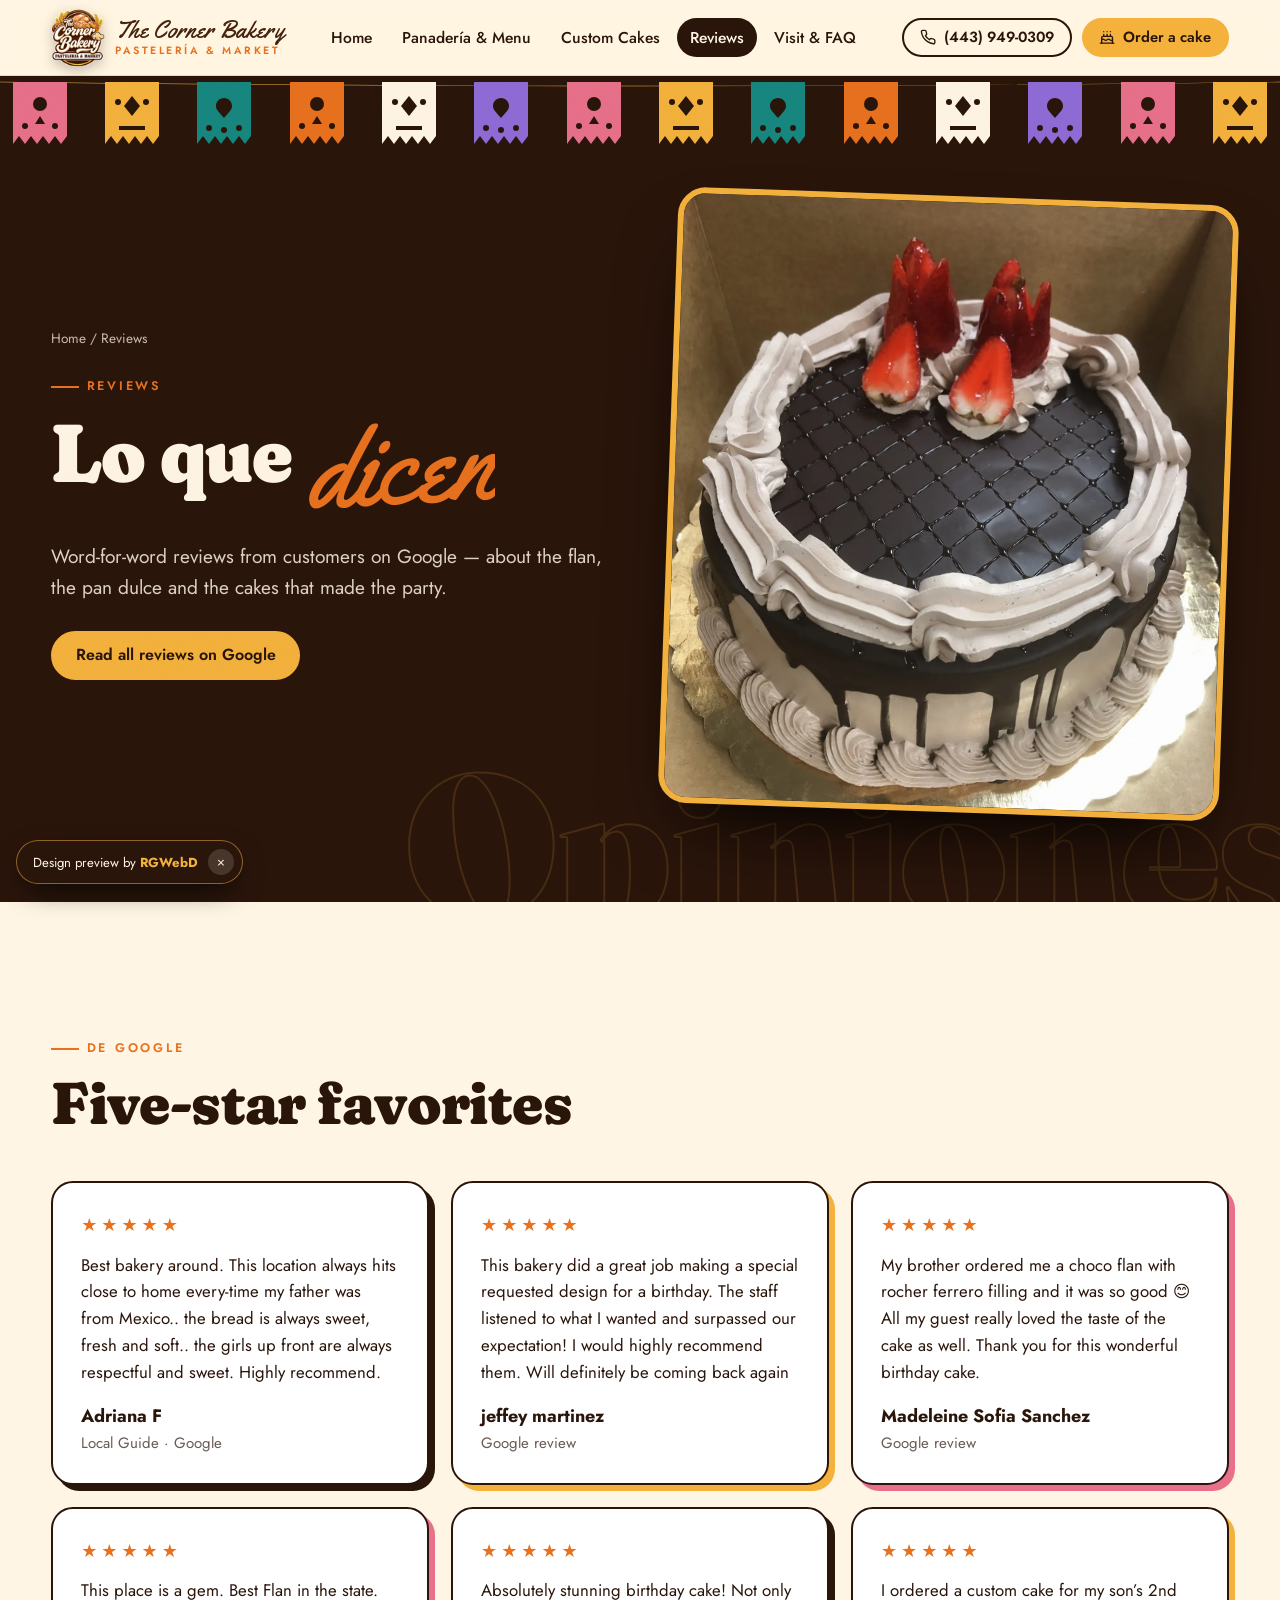
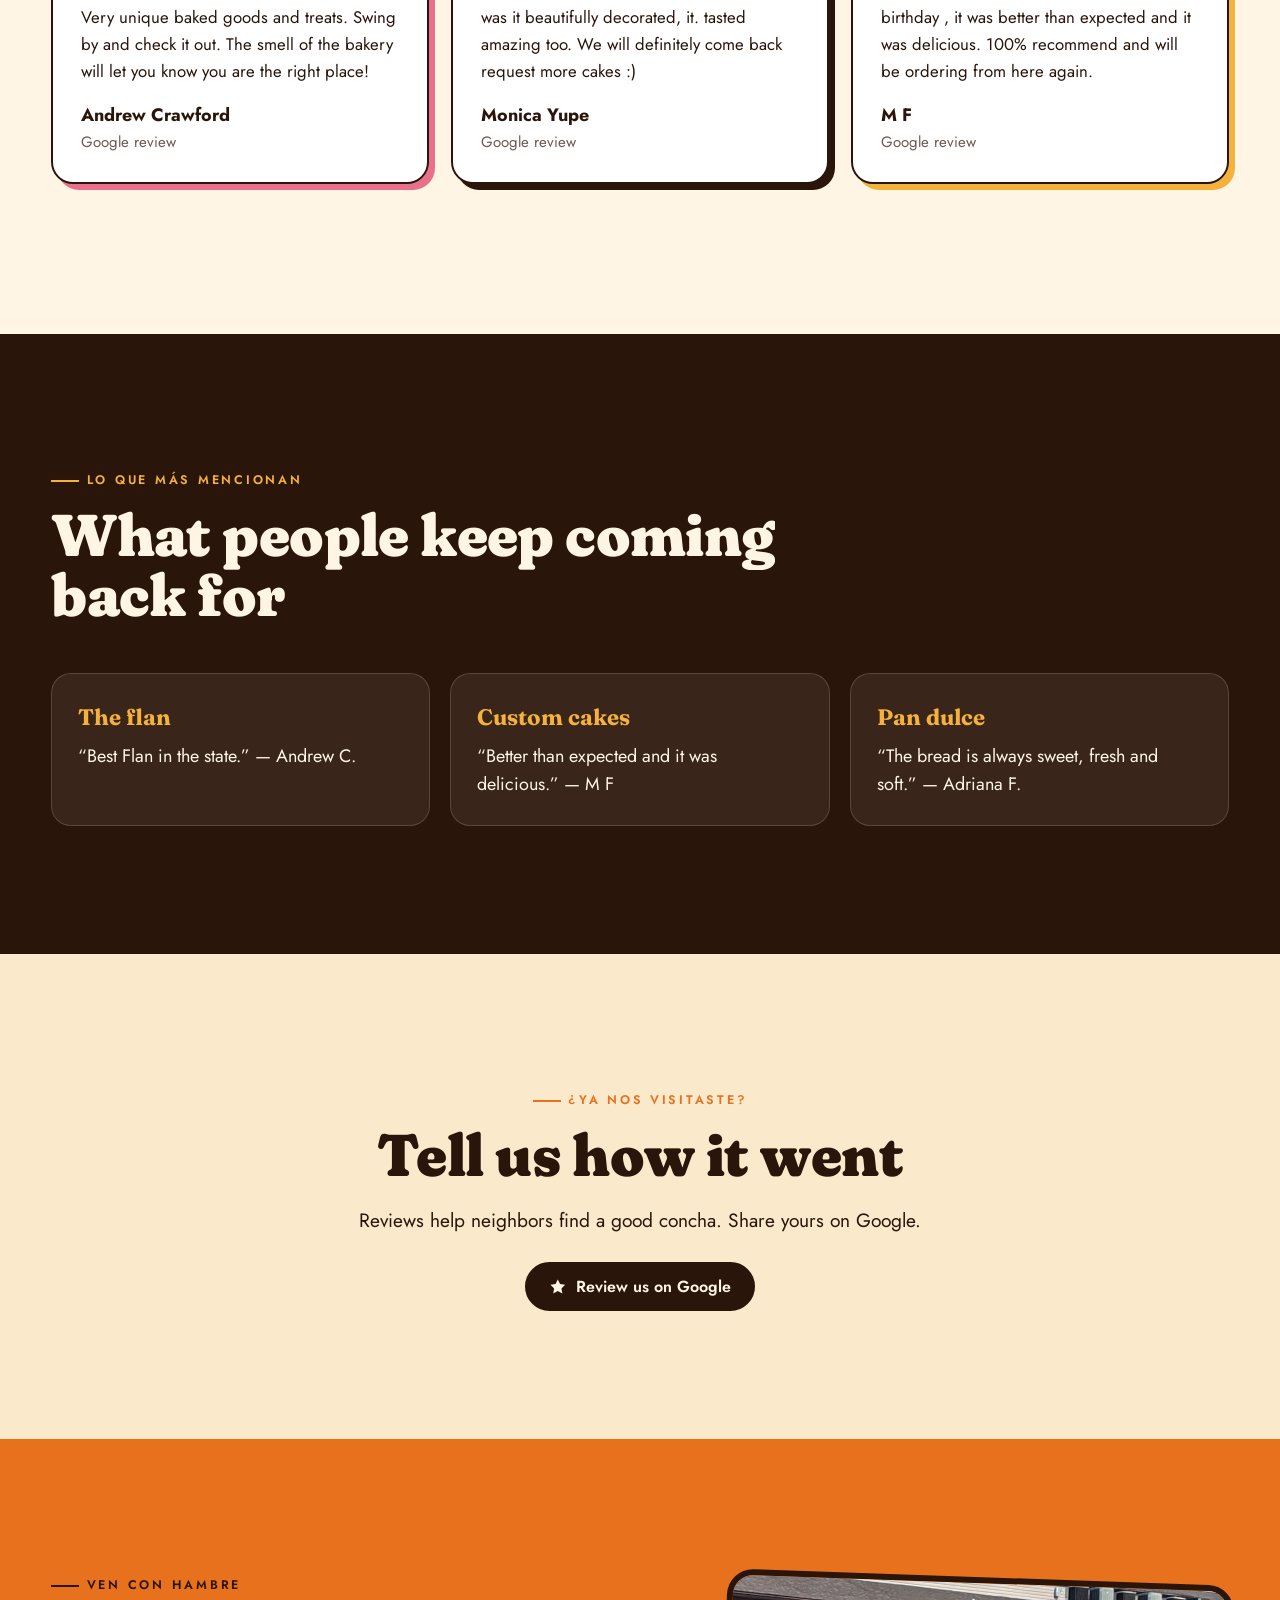
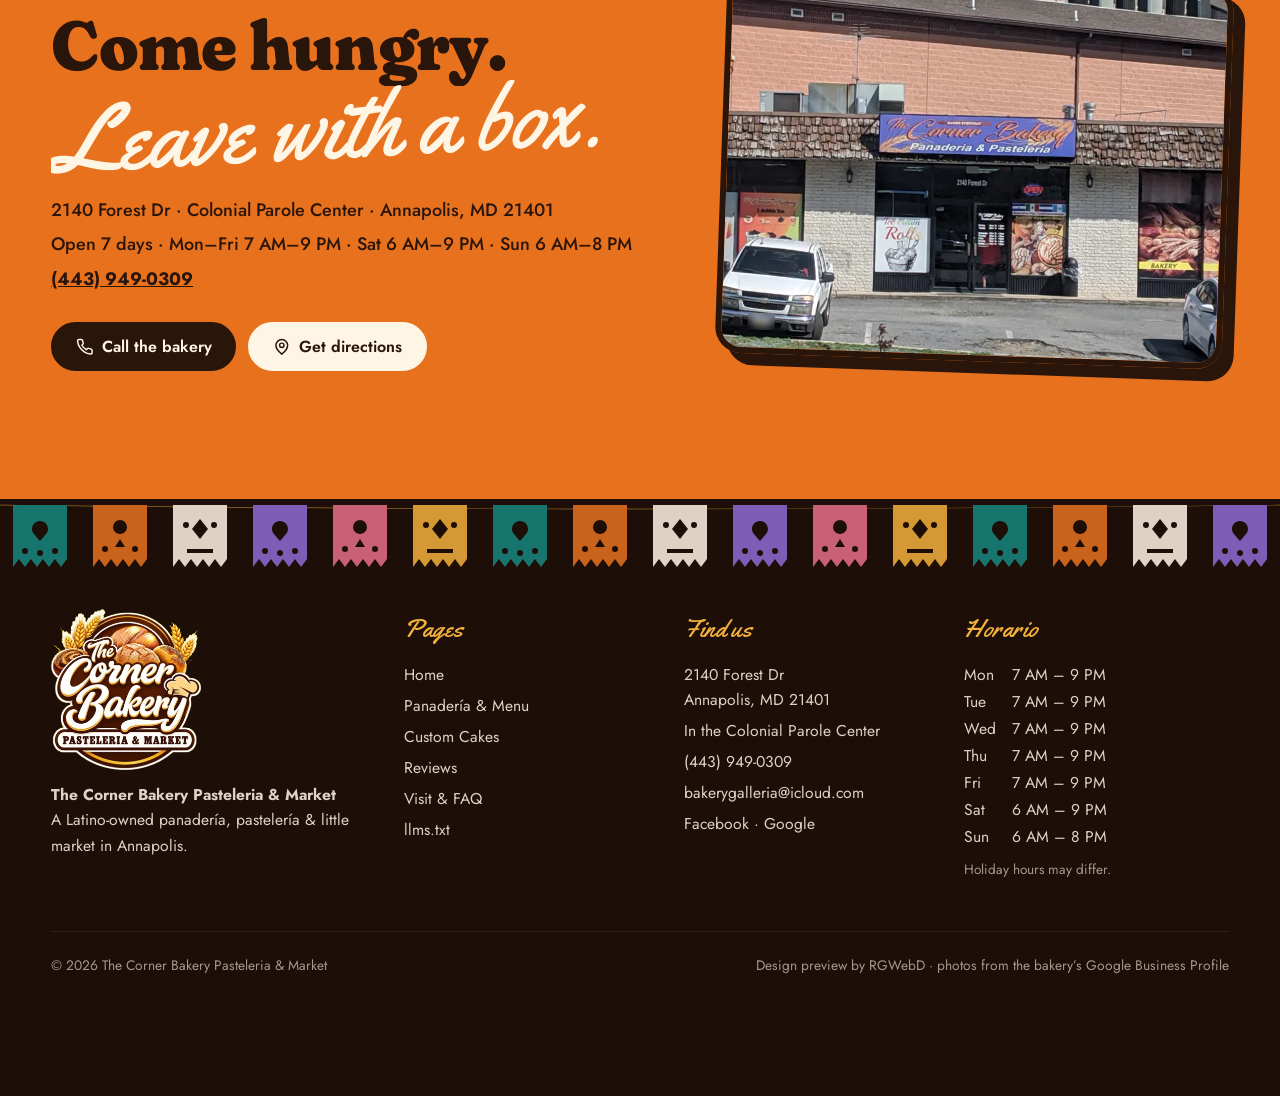
<file: reviews.html>
<!doctype html><html lang="en"><head><meta charset="utf-8">
<meta name="viewport" content="width=device-width,initial-scale=1,viewport-fit=cover">
<title>Reviews — The Corner Bakery Pastelería &amp; Market, Annapolis MD</title><meta name="description" content="What customers say about The Corner Bakery in Annapolis: the best flan in the state, fresh soft pan dulce and custom birthday cakes that surpassed expectations.">
<link rel="canonical" href="https://rgwebd.github.io/cornerbakery-annapolis/reviews.html"><meta name="theme-color" content="#2a150b">
<meta property="og:type" content="website"><meta property="og:site_name" content="The Corner Bakery Pasteleria & Market"><meta property="og:title" content="Reviews — The Corner Bakery Pastelería &amp; Market, Annapolis MD"><meta property="og:description" content="What customers say about The Corner Bakery in Annapolis: the best flan in the state, fresh soft pan dulce and custom birthday cakes that surpassed expectations."><meta property="og:url" content="https://rgwebd.github.io/cornerbakery-annapolis/reviews.html"><meta property="og:image" content="https://rgwebd.github.io/cornerbakery-annapolis/assets/og-image.jpg"><meta property="og:image:width" content="1200"><meta property="og:image:height" content="630"><meta property="og:locale" content="en_US">
<meta name="twitter:card" content="summary_large_image"><meta name="twitter:title" content="Reviews — The Corner Bakery Pastelería &amp; Market, Annapolis MD"><meta name="twitter:description" content="What customers say about The Corner Bakery in Annapolis: the best flan in the state, fresh soft pan dulce and custom birthday cakes that surpassed expectations."><meta name="twitter:image" content="https://rgwebd.github.io/cornerbakery-annapolis/assets/og-image.jpg">
<link rel="icon" href="favicon.ico" sizes="any"><link rel="icon" type="image/png" sizes="32x32" href="assets/brand/favicon-32.png"><link rel="apple-touch-icon" href="apple-touch-icon.png">
<link rel="preconnect" href="https://fonts.googleapis.com"><link rel="preconnect" href="https://fonts.gstatic.com" crossorigin>
<link href="https://fonts.googleapis.com/css2?family=Fraunces:opsz,wght,SOFT,WONK@9..144,500..900,0..100,0..1&family=Jost:wght@400;500;600;700&family=Yellowtail&display=swap" rel="stylesheet">
<link rel="stylesheet" href="assets/styles.css?v=5"><script type="application/ld+json">{"@context": "https://schema.org", "@type": "Bakery", "@id": "https://rgwebd.github.io/cornerbakery-annapolis/#bakery", "name": "The Corner Bakery Pasteleria & Market", "alternateName": ["The Corner Bakery", "The Corner Bakery Cafe Panaderia y Pastelería"], "url": "https://rgwebd.github.io/cornerbakery-annapolis/", "image": ["https://rgwebd.github.io/cornerbakery-annapolis/assets/og-image.jpg", "https://rgwebd.github.io/cornerbakery-annapolis/assets/img/g23.webp", "https://rgwebd.github.io/cornerbakery-annapolis/assets/img/g24.webp"], "logo": "https://rgwebd.github.io/cornerbakery-annapolis/assets/brand/logo-640.png", "telephone": "+14439490309", "email": "bakerygalleria@icloud.com", "address": {"@type": "PostalAddress", "streetAddress": "2140 Forest Dr", "addressLocality": "Annapolis", "addressRegion": "MD", "postalCode": "21401", "addressCountry": "US"}, "geo": {"@type": "GeoCoordinates", "latitude": 38.9779628, "longitude": -76.536517}, "hasMap": "https://www.google.com/maps/place/The+Corner+Bakery+Pasteleria+%26+Market/@38.9779628,-76.536517,16z/data=!4m6!3m5!1s0x89b7f6c5efd0cb41:0xc60131baa17e5c86!8m2!3d38.9779628!4d-76.536517!16s%2Fg%2F11f4m7khv6", "sameAs": ["https://www.facebook.com/TheCornerBakeryCafePasteleria/", "https://www.google.com/maps/place/The+Corner+Bakery+Pasteleria+%26+Market/@38.9779628,-76.536517,16z/data=!4m6!3m5!1s0x89b7f6c5efd0cb41:0xc60131baa17e5c86!8m2!3d38.9779628!4d-76.536517!16s%2Fg%2F11f4m7khv6"], "servesCuisine": ["Latin American", "Bakery", "Desserts"], "openingHoursSpecification": [{"@type": "OpeningHoursSpecification", "dayOfWeek": ["Monday", "Tuesday", "Wednesday", "Thursday", "Friday"], "opens": "07:00", "closes": "21:00"}, {"@type": "OpeningHoursSpecification", "dayOfWeek": "Saturday", "opens": "06:00", "closes": "21:00"}, {"@type": "OpeningHoursSpecification", "dayOfWeek": "Sunday", "opens": "06:00", "closes": "20:00"}], "paymentAccepted": "Credit card, debit card, NFC mobile payments", "amenityFeature": [{"@type": "LocationFeatureSpecification", "name": "Takeout", "value": true}, {"@type": "LocationFeatureSpecification", "name": "Dine-in", "value": true}, {"@type": "LocationFeatureSpecification", "name": "Wheelchair accessible parking lot", "value": true}], "aggregateRating": {"@type": "AggregateRating", "ratingValue": 3.7, "reviewCount": 108, "bestRating": 5}, "review": [{"@type": "Review", "author": {"@type": "Person", "name": "Adriana F"}, "reviewRating": {"@type": "Rating", "ratingValue": 5, "bestRating": 5}, "reviewBody": "Best bakery around. This location always hits close to home every-time my father was from Mexico.. the bread is always sweet, fresh and soft.. the girls up front are always respectful and sweet. Highly recommend.", "publisher": {"@type": "Organization", "name": "Google"}}, {"@type": "Review", "author": {"@type": "Person", "name": "Andrew Crawford"}, "reviewRating": {"@type": "Rating", "ratingValue": 5, "bestRating": 5}, "reviewBody": "This place is a gem. Best Flan in the state. Very unique baked goods and treats. Swing by and check it out. The smell of the bakery will let you know you are the right place!", "publisher": {"@type": "Organization", "name": "Google"}}, {"@type": "Review", "author": {"@type": "Person", "name": "jeffey martinez"}, "reviewRating": {"@type": "Rating", "ratingValue": 5, "bestRating": 5}, "reviewBody": "This bakery did a great job making a special requested design for a birthday. The staff listened to what I wanted and surpassed our expectation! I would highly recommend them. Will definitely be coming back again", "publisher": {"@type": "Organization", "name": "Google"}}, {"@type": "Review", "author": {"@type": "Person", "name": "Monica Yupe"}, "reviewRating": {"@type": "Rating", "ratingValue": 5, "bestRating": 5}, "reviewBody": "Absolutely stunning birthday cake! Not only was it beautifully decorated, it. tasted amazing too. We will definitely come back request more cakes :)", "publisher": {"@type": "Organization", "name": "Google"}}, {"@type": "Review", "author": {"@type": "Person", "name": "Madeleine Sofia Sanchez"}, "reviewRating": {"@type": "Rating", "ratingValue": 5, "bestRating": 5}, "reviewBody": "My brother ordered me a choco flan with rocher ferrero filling and it was so good 😊 All my guest really loved the taste of the cake as well. Thank you for this wonderful birthday cake.", "publisher": {"@type": "Organization", "name": "Google"}}, {"@type": "Review", "author": {"@type": "Person", "name": "M F"}, "reviewRating": {"@type": "Rating", "ratingValue": 5, "bestRating": 5}, "reviewBody": "I ordered a custom cake for my son’s 2nd birthday , it was better than expected and it was delicious. 100% recommend and will be ordering from here again.", "publisher": {"@type": "Organization", "name": "Google"}}], "knowsAbout": ["Pan dulce", "Conchas", "Custom cakes", "Birthday cakes", "Tres leches cake", "Flan", "Rolled ice cream", "Piñatas"]}</script><script type="application/ld+json">{"@context": "https://schema.org", "@type": "BreadcrumbList", "itemListElement": [{"@type": "ListItem", "position": 1, "name": "Home", "item": "https://rgwebd.github.io/cornerbakery-annapolis/"}, {"@type": "ListItem", "position": 2, "name": "Reviews", "item": "https://rgwebd.github.io/cornerbakery-annapolis/reviews.html"}]}</script><script src="https://cosmiccallers.lovable.app/demo-track.js" data-demo="cornerbakery-annapolis" defer></script></head><body class="grain"><a class="skip" href="#main">Skip to content</a><div class="progress" aria-hidden="true"></div>
<div class="holiday" role="note" hidden><span class="short"><b>Thanksgiving:</b> open late Thu 11/26 per our flyer — <a href="tel:+14439490309">call to confirm</a></span><span class="long"><b>Thanksgiving week:</b> our flyer says we’re <i lang="es">¡abierto toda la noche!</i> on Thu, Nov 26 — holiday hours may differ, so <a href="tel:+14439490309">call (443) 949-0309</a> to confirm.</span> <button type="button" aria-label="Dismiss holiday notice" style="position:absolute;right:10px;top:50%;translate:0 -50%;background:none;border:0;color:inherit;font-size:1.2rem">×</button></div>
<header class="nav"><div class="wrap">
<a class="brand" href="index.html" aria-label="The Corner Bakery home"><img src="assets/brand/logo-160.webp" width="160" height="173" alt="The Corner Bakery logo"><span><b>The Corner Bakery</b><small>Pastelería &amp; Market</small></span></a>
<nav aria-label="Main"><ul class="menu"><li><a href="index.html">Home</a></li><li><a href="menu.html">Panadería & Menu</a></li><li><a href="cakes.html">Custom Cakes</a></li><li><a href="reviews.html" aria-current="page">Reviews</a></li><li><a href="visit.html">Visit & FAQ</a></li></ul></nav>
<div class="nav-cta"><a class="btn ghost sm hide-m mag" href="tel:+14439490309"><svg viewBox="0 0 24 24" fill="none" stroke="currentColor" stroke-width="2" stroke-linecap="round" stroke-linejoin="round" aria-hidden="true"><path d="M22 16.9v3a2 2 0 0 1-2.2 2 19.8 19.8 0 0 1-8.6-3.1 19.5 19.5 0 0 1-6-6A19.8 19.8 0 0 1 2.1 4.2 2 2 0 0 1 4.1 2h3a2 2 0 0 1 2 1.7c.1 1 .4 1.9.7 2.8a2 2 0 0 1-.5 2.1L8 9.9a16 16 0 0 0 6 6l1.3-1.3a2 2 0 0 1 2.1-.4c.9.3 1.8.6 2.8.7a2 2 0 0 1 1.7 2z"/></svg>(443) 949-0309</a><a class="btn gold sm mag" href="cakes.html#order"><svg viewBox="0 0 24 24" fill="none" stroke="currentColor" stroke-width="2" stroke-linecap="round" stroke-linejoin="round" aria-hidden="true"><path d="M20 21v-8a2 2 0 0 0-2-2H6a2 2 0 0 0-2 2v8"/><path d="M4 16s.5-1 2-1 2.5 2 4 2 2.5-2 4-2 2.5 2 4 2 2-1 2-1"/><path d="M2 21h20M7 8v3M12 8v3M17 8v3M7 4h.01M12 4h.01M17 4h.01"/></svg>Order a cake</a>
<button class="burger" type="button" aria-label="Open menu" aria-expanded="false" aria-controls="drawer"><span></span></button></div>
</div></header>
<div class="drawer" id="drawer" aria-hidden="true"><a class="dl" href="index.html">Home<small>Inicio</small></a><a class="dl" href="menu.html">Panadería & Menu<small>Qué horneamos</small></a><a class="dl" href="cakes.html">Custom Cakes<small>Pasteles</small></a><a class="dl" href="reviews.html" aria-current="page">Reviews<small>Opiniones</small></a><a class="dl" href="visit.html">Visit & FAQ<small>Visítanos</small></a><div class="row"><a class="btn gold" href="tel:+14439490309"><svg viewBox="0 0 24 24" fill="none" stroke="currentColor" stroke-width="2" stroke-linecap="round" stroke-linejoin="round" aria-hidden="true"><path d="M22 16.9v3a2 2 0 0 1-2.2 2 19.8 19.8 0 0 1-8.6-3.1 19.5 19.5 0 0 1-6-6A19.8 19.8 0 0 1 2.1 4.2 2 2 0 0 1 4.1 2h3a2 2 0 0 1 2 1.7c.1 1 .4 1.9.7 2.8a2 2 0 0 1-.5 2.1L8 9.9a16 16 0 0 0 6 6l1.3-1.3a2 2 0 0 1 2.1-.4c.9.3 1.8.6 2.8.7a2 2 0 0 1 1.7 2z"/></svg>Call (443) 949-0309</a><a class="btn light" href="https://www.google.com/maps/dir/?api=1&destination=The+Corner+Bakery+Pasteleria+%26+Market%2C+2140+Forest+Dr%2C+Annapolis%2C+MD+21401" target="_blank" rel="noopener"><svg viewBox="0 0 24 24" fill="none" stroke="currentColor" stroke-width="2" stroke-linecap="round" stroke-linejoin="round" aria-hidden="true"><path d="M20 10c0 6-8 12-8 12S4 16 4 10a8 8 0 0 1 16 0z"/><circle cx="12" cy="10" r="3"/></svg>Directions</a></div></div><main id="main"><section class="phero"><div class="picado" aria-hidden="true"><svg viewBox="0 0 100 20" preserveAspectRatio="none"><path d="M0 6 Q50 14 100 6" stroke="#f4b23c" stroke-width=".4" fill="none"/></svg><ul><li><svg viewBox="0 0 54 62" aria-hidden="true"><defs><mask id="pm0"><rect width="54" height="62" fill="#fff"/><g fill="#000"><circle cx="27" cy="22" r="7"/><path d="M27 34l5 8h-10z"/><circle cx="12" cy="44" r="3"/><circle cx="42" cy="44" r="3"/><path d="M0 62 6 54l6 8 6-8 6 8 6-8 6 8 6-8 6 8 6-8v8z"/></g></mask></defs><rect width="54" height="62" fill="#e8708a" mask="url(#pm0)"/></svg></li><li><svg viewBox="0 0 54 62" aria-hidden="true"><defs><mask id="pm1"><rect width="54" height="62" fill="#fff"/><g fill="#000"><path d="M27 14l8 10-8 10-8-10z"/><circle cx="13" cy="20" r="3"/><circle cx="41" cy="20" r="3"/><path d="M14 44h26v4H14z"/><path d="M0 62 6 54l6 8 6-8 6 8 6-8 6 8 6-8 6 8 6-8v8z"/></g></mask></defs><rect width="54" height="62" fill="#f4b23c" mask="url(#pm1)"/></svg></li><li><svg viewBox="0 0 54 62" aria-hidden="true"><defs><mask id="pm2"><rect width="54" height="62" fill="#fff"/><g fill="#000"><path d="M27 16c5 0 8 4 8 8s-3 6-8 12c-5-6-8-8-8-12s3-8 8-8z"/><circle cx="12" cy="46" r="3"/><circle cx="27" cy="48" r="3"/><circle cx="42" cy="46" r="3"/><path d="M0 62 6 54l6 8 6-8 6 8 6-8 6 8 6-8 6 8 6-8v8z"/></g></mask></defs><rect width="54" height="62" fill="#17877f" mask="url(#pm2)"/></svg></li><li><svg viewBox="0 0 54 62" aria-hidden="true"><defs><mask id="pm3"><rect width="54" height="62" fill="#fff"/><g fill="#000"><circle cx="27" cy="22" r="7"/><path d="M27 34l5 8h-10z"/><circle cx="12" cy="44" r="3"/><circle cx="42" cy="44" r="3"/><path d="M0 62 6 54l6 8 6-8 6 8 6-8 6 8 6-8 6 8 6-8v8z"/></g></mask></defs><rect width="54" height="62" fill="#e8711e" mask="url(#pm3)"/></svg></li><li><svg viewBox="0 0 54 62" aria-hidden="true"><defs><mask id="pm4"><rect width="54" height="62" fill="#fff"/><g fill="#000"><path d="M27 14l8 10-8 10-8-10z"/><circle cx="13" cy="20" r="3"/><circle cx="41" cy="20" r="3"/><path d="M14 44h26v4H14z"/><path d="M0 62 6 54l6 8 6-8 6 8 6-8 6 8 6-8 6 8 6-8v8z"/></g></mask></defs><rect width="54" height="62" fill="#fff5e4" mask="url(#pm4)"/></svg></li><li><svg viewBox="0 0 54 62" aria-hidden="true"><defs><mask id="pm5"><rect width="54" height="62" fill="#fff"/><g fill="#000"><path d="M27 16c5 0 8 4 8 8s-3 6-8 12c-5-6-8-8-8-12s3-8 8-8z"/><circle cx="12" cy="46" r="3"/><circle cx="27" cy="48" r="3"/><circle cx="42" cy="46" r="3"/><path d="M0 62 6 54l6 8 6-8 6 8 6-8 6 8 6-8 6 8 6-8v8z"/></g></mask></defs><rect width="54" height="62" fill="#8f6bd6" mask="url(#pm5)"/></svg></li><li><svg viewBox="0 0 54 62" aria-hidden="true"><defs><mask id="pm6"><rect width="54" height="62" fill="#fff"/><g fill="#000"><circle cx="27" cy="22" r="7"/><path d="M27 34l5 8h-10z"/><circle cx="12" cy="44" r="3"/><circle cx="42" cy="44" r="3"/><path d="M0 62 6 54l6 8 6-8 6 8 6-8 6 8 6-8 6 8 6-8v8z"/></g></mask></defs><rect width="54" height="62" fill="#e8708a" mask="url(#pm6)"/></svg></li><li><svg viewBox="0 0 54 62" aria-hidden="true"><defs><mask id="pm7"><rect width="54" height="62" fill="#fff"/><g fill="#000"><path d="M27 14l8 10-8 10-8-10z"/><circle cx="13" cy="20" r="3"/><circle cx="41" cy="20" r="3"/><path d="M14 44h26v4H14z"/><path d="M0 62 6 54l6 8 6-8 6 8 6-8 6 8 6-8 6 8 6-8v8z"/></g></mask></defs><rect width="54" height="62" fill="#f4b23c" mask="url(#pm7)"/></svg></li><li><svg viewBox="0 0 54 62" aria-hidden="true"><defs><mask id="pm8"><rect width="54" height="62" fill="#fff"/><g fill="#000"><path d="M27 16c5 0 8 4 8 8s-3 6-8 12c-5-6-8-8-8-12s3-8 8-8z"/><circle cx="12" cy="46" r="3"/><circle cx="27" cy="48" r="3"/><circle cx="42" cy="46" r="3"/><path d="M0 62 6 54l6 8 6-8 6 8 6-8 6 8 6-8 6 8 6-8v8z"/></g></mask></defs><rect width="54" height="62" fill="#17877f" mask="url(#pm8)"/></svg></li><li><svg viewBox="0 0 54 62" aria-hidden="true"><defs><mask id="pm9"><rect width="54" height="62" fill="#fff"/><g fill="#000"><circle cx="27" cy="22" r="7"/><path d="M27 34l5 8h-10z"/><circle cx="12" cy="44" r="3"/><circle cx="42" cy="44" r="3"/><path d="M0 62 6 54l6 8 6-8 6 8 6-8 6 8 6-8 6 8 6-8v8z"/></g></mask></defs><rect width="54" height="62" fill="#e8711e" mask="url(#pm9)"/></svg></li><li><svg viewBox="0 0 54 62" aria-hidden="true"><defs><mask id="pm10"><rect width="54" height="62" fill="#fff"/><g fill="#000"><path d="M27 14l8 10-8 10-8-10z"/><circle cx="13" cy="20" r="3"/><circle cx="41" cy="20" r="3"/><path d="M14 44h26v4H14z"/><path d="M0 62 6 54l6 8 6-8 6 8 6-8 6 8 6-8 6 8 6-8v8z"/></g></mask></defs><rect width="54" height="62" fill="#fff5e4" mask="url(#pm10)"/></svg></li><li><svg viewBox="0 0 54 62" aria-hidden="true"><defs><mask id="pm11"><rect width="54" height="62" fill="#fff"/><g fill="#000"><path d="M27 16c5 0 8 4 8 8s-3 6-8 12c-5-6-8-8-8-12s3-8 8-8z"/><circle cx="12" cy="46" r="3"/><circle cx="27" cy="48" r="3"/><circle cx="42" cy="46" r="3"/><path d="M0 62 6 54l6 8 6-8 6 8 6-8 6 8 6-8 6 8 6-8v8z"/></g></mask></defs><rect width="54" height="62" fill="#8f6bd6" mask="url(#pm11)"/></svg></li><li><svg viewBox="0 0 54 62" aria-hidden="true"><defs><mask id="pm12"><rect width="54" height="62" fill="#fff"/><g fill="#000"><circle cx="27" cy="22" r="7"/><path d="M27 34l5 8h-10z"/><circle cx="12" cy="44" r="3"/><circle cx="42" cy="44" r="3"/><path d="M0 62 6 54l6 8 6-8 6 8 6-8 6 8 6-8 6 8 6-8v8z"/></g></mask></defs><rect width="54" height="62" fill="#e8708a" mask="url(#pm12)"/></svg></li><li><svg viewBox="0 0 54 62" aria-hidden="true"><defs><mask id="pm13"><rect width="54" height="62" fill="#fff"/><g fill="#000"><path d="M27 14l8 10-8 10-8-10z"/><circle cx="13" cy="20" r="3"/><circle cx="41" cy="20" r="3"/><path d="M14 44h26v4H14z"/><path d="M0 62 6 54l6 8 6-8 6 8 6-8 6 8 6-8 6 8 6-8v8z"/></g></mask></defs><rect width="54" height="62" fill="#f4b23c" mask="url(#pm13)"/></svg></li></ul></div><div class="giant" aria-hidden="true">Opiniones</div><div class="wrap phero-grid">
<div><nav class="crumbs" aria-label="Breadcrumb"><a href="index.html">Home</a> / <span aria-current="page">Reviews</span></nav><span class="eyebrow">Reviews</span><h1 class="split" style="margin-top:14px">Lo que <span class="script">dicen</span></h1><p class="lead rv">Word-for-word reviews from customers on Google — about the flan, the pan dulce and the cakes that made the party.</p><div class="ctas rv d1" style="display:flex;gap:12px;flex-wrap:wrap"><a class="btn gold mag" href="https://www.google.com/maps/place/The+Corner+Bakery+Pasteleria+%26+Market/@38.9779628,-76.536517,16z/data=!4m6!3m5!1s0x89b7f6c5efd0cb41:0xc60131baa17e5c86!8m2!3d38.9779628!4d-76.536517!16s%2Fg%2F11f4m7khv6" target="_blank" rel="noopener">Read all reviews on Google</a></div></div>
<div class="frame tall rv"><img src="assets/img/g03-s.webp" srcset="assets/img/g03-s.webp 600w, assets/img/g03.webp 1350w" sizes="(max-width:900px) 92vw, 50vw" width="1350" height="1800" alt="Chocolate cake topped with strawberries" fetchpriority="high"></div></div></section>
<section class="sec"><div class="wrap"><div class="sec-head"><span class="eyebrow">De Google</span><h2 class="split">Five-star favorites</h2></div><div class="rgrid"><article class="rcard rv"><div class="stars" aria-label="5 out of 5 stars">★★★★★</div><blockquote>Best bakery around. This location always hits close to home every-time my father was from Mexico.. the bread is always sweet, fresh and soft.. the girls up front are always respectful and sweet. Highly recommend.</blockquote><cite>Adriana F<small>Local Guide · Google</small></cite></article><article class="rcard rv"><div class="stars" aria-label="5 out of 5 stars">★★★★★</div><blockquote>This place is a gem. Best Flan in the state. Very unique baked goods and treats. Swing by and check it out. The smell of the bakery will let you know you are the right place!</blockquote><cite>Andrew Crawford<small>Google review</small></cite></article><article class="rcard rv"><div class="stars" aria-label="5 out of 5 stars">★★★★★</div><blockquote>This bakery did a great job making a special requested design for a birthday. The staff listened to what I wanted and surpassed our expectation! I would highly recommend them. Will definitely be coming back again</blockquote><cite>jeffey martinez<small>Google review</small></cite></article><article class="rcard rv"><div class="stars" aria-label="5 out of 5 stars">★★★★★</div><blockquote>Absolutely stunning birthday cake! Not only was it beautifully decorated, it. tasted amazing too. We will definitely come back request more cakes :)</blockquote><cite>Monica Yupe<small>Google review</small></cite></article><article class="rcard rv"><div class="stars" aria-label="5 out of 5 stars">★★★★★</div><blockquote>My brother ordered me a choco flan with rocher ferrero filling and it was so good 😊 All my guest really loved the taste of the cake as well. Thank you for this wonderful birthday cake.</blockquote><cite>Madeleine Sofia Sanchez<small>Google review</small></cite></article><article class="rcard rv"><div class="stars" aria-label="5 out of 5 stars">★★★★★</div><blockquote>I ordered a custom cake for my son’s 2nd birthday , it was better than expected and it was delicious. 100% recommend and will be ordering from here again.</blockquote><cite>M F<small>Google review</small></cite></article></div></div></section>
<section class="sec dark"><div class="wrap"><div class="sec-head"><span class="eyebrow">Lo que más mencionan</span><h2 class="split">What people keep coming back for</h2></div>
<div class="rtheme"><div class="rv"><b>The flan</b>“Best Flan in the state.” — Andrew C.</div><div class="rv d1"><b>Custom cakes</b>“Better than expected and it was delicious.” — M F</div><div class="rv d2"><b>Pan dulce</b>“The bread is always sweet, fresh and soft.” — Adriana F.</div></div></div></section>
<section class="sec paper"><div class="wrap" style="text-align:center"><span class="eyebrow">¿Ya nos visitaste?</span><h2 class="split" style="margin:14px 0 20px">Tell us how it went</h2><p class="lead rv" style="margin:0 auto 26px">Reviews help neighbors find a good concha. Share yours on Google.</p><a class="btn mag rv" href="https://www.google.com/maps/place/The+Corner+Bakery+Pasteleria+%26+Market/@38.9779628,-76.536517,16z/data=!4m6!3m5!1s0x89b7f6c5efd0cb41:0xc60131baa17e5c86!8m2!3d38.9779628!4d-76.536517!16s%2Fg%2F11f4m7khv6" target="_blank" rel="noopener"><svg viewBox="0 0 24 24" fill="currentColor" aria-hidden="true"><path d="m12 2 3.1 6.3 6.9 1-5 4.9 1.2 6.8L12 17.8 5.8 21l1.2-6.8-5-4.9 6.9-1z"/></svg>Review us on Google</a></div></section>
<section class="sec cta-band"><div class="wrap cta-grid">
<div><span class="eyebrow" style="color:var(--choc)">Ven con hambre</span><h2 class="split" style="margin-top:14px">Come hungry. <span class="script">Leave with a box.</span></h2>
<div class="addr rv"><span>2140 Forest Dr · Colonial Parole Center · Annapolis, MD 21401</span><span>Open 7 days · Mon–Fri 7 AM–9 PM · Sat 6 AM–9 PM · Sun 6 AM–8 PM</span><a href="tel:+14439490309">(443) 949-0309</a></div>
<div class="rv d1" style="display:flex;gap:12px;flex-wrap:wrap"><a class="btn mag" href="tel:+14439490309"><svg viewBox="0 0 24 24" fill="none" stroke="currentColor" stroke-width="2" stroke-linecap="round" stroke-linejoin="round" aria-hidden="true"><path d="M22 16.9v3a2 2 0 0 1-2.2 2 19.8 19.8 0 0 1-8.6-3.1 19.5 19.5 0 0 1-6-6A19.8 19.8 0 0 1 2.1 4.2 2 2 0 0 1 4.1 2h3a2 2 0 0 1 2 1.7c.1 1 .4 1.9.7 2.8a2 2 0 0 1-.5 2.1L8 9.9a16 16 0 0 0 6 6l1.3-1.3a2 2 0 0 1 2.1-.4c.9.3 1.8.6 2.8.7a2 2 0 0 1 1.7 2z"/></svg>Call the bakery</a><a class="btn light mag" href="https://www.google.com/maps/dir/?api=1&destination=The+Corner+Bakery+Pasteleria+%26+Market%2C+2140+Forest+Dr%2C+Annapolis%2C+MD+21401" target="_blank" rel="noopener"><svg viewBox="0 0 24 24" fill="none" stroke="currentColor" stroke-width="2" stroke-linecap="round" stroke-linejoin="round" aria-hidden="true"><path d="M20 10c0 6-8 12-8 12S4 16 4 10a8 8 0 0 1 16 0z"/><circle cx="12" cy="10" r="3"/></svg>Get directions</a></div></div>
<div class="frame rv"><img src="assets/img/g23-s.webp" srcset="assets/img/g23-s.webp 800w, assets/img/g23.webp 1800w" sizes="(max-width:900px) 92vw, 50vw" width="1800" height="1350" alt="The Corner Bakery storefront on Forest Drive with its Panaderia &amp; Pasteleria sign" loading="lazy" decoding="async"></div></div></section></main><footer class="foot"><div class="picado" aria-hidden="true"><svg viewBox="0 0 100 20" preserveAspectRatio="none"><path d="M0 6 Q50 14 100 6" stroke="#f4b23c" stroke-width=".4" fill="none"/></svg><ul><li><svg viewBox="0 0 54 62" aria-hidden="true"><defs><mask id="pm2"><rect width="54" height="62" fill="#fff"/><g fill="#000"><path d="M27 16c5 0 8 4 8 8s-3 6-8 12c-5-6-8-8-8-12s3-8 8-8z"/><circle cx="12" cy="46" r="3"/><circle cx="27" cy="48" r="3"/><circle cx="42" cy="46" r="3"/><path d="M0 62 6 54l6 8 6-8 6 8 6-8 6 8 6-8 6 8 6-8v8z"/></g></mask></defs><rect width="54" height="62" fill="#17877f" mask="url(#pm2)"/></svg></li><li><svg viewBox="0 0 54 62" aria-hidden="true"><defs><mask id="pm3"><rect width="54" height="62" fill="#fff"/><g fill="#000"><circle cx="27" cy="22" r="7"/><path d="M27 34l5 8h-10z"/><circle cx="12" cy="44" r="3"/><circle cx="42" cy="44" r="3"/><path d="M0 62 6 54l6 8 6-8 6 8 6-8 6 8 6-8 6 8 6-8v8z"/></g></mask></defs><rect width="54" height="62" fill="#e8711e" mask="url(#pm3)"/></svg></li><li><svg viewBox="0 0 54 62" aria-hidden="true"><defs><mask id="pm4"><rect width="54" height="62" fill="#fff"/><g fill="#000"><path d="M27 14l8 10-8 10-8-10z"/><circle cx="13" cy="20" r="3"/><circle cx="41" cy="20" r="3"/><path d="M14 44h26v4H14z"/><path d="M0 62 6 54l6 8 6-8 6 8 6-8 6 8 6-8 6 8 6-8v8z"/></g></mask></defs><rect width="54" height="62" fill="#fff5e4" mask="url(#pm4)"/></svg></li><li><svg viewBox="0 0 54 62" aria-hidden="true"><defs><mask id="pm5"><rect width="54" height="62" fill="#fff"/><g fill="#000"><path d="M27 16c5 0 8 4 8 8s-3 6-8 12c-5-6-8-8-8-12s3-8 8-8z"/><circle cx="12" cy="46" r="3"/><circle cx="27" cy="48" r="3"/><circle cx="42" cy="46" r="3"/><path d="M0 62 6 54l6 8 6-8 6 8 6-8 6 8 6-8 6 8 6-8v8z"/></g></mask></defs><rect width="54" height="62" fill="#8f6bd6" mask="url(#pm5)"/></svg></li><li><svg viewBox="0 0 54 62" aria-hidden="true"><defs><mask id="pm6"><rect width="54" height="62" fill="#fff"/><g fill="#000"><circle cx="27" cy="22" r="7"/><path d="M27 34l5 8h-10z"/><circle cx="12" cy="44" r="3"/><circle cx="42" cy="44" r="3"/><path d="M0 62 6 54l6 8 6-8 6 8 6-8 6 8 6-8 6 8 6-8v8z"/></g></mask></defs><rect width="54" height="62" fill="#e8708a" mask="url(#pm6)"/></svg></li><li><svg viewBox="0 0 54 62" aria-hidden="true"><defs><mask id="pm7"><rect width="54" height="62" fill="#fff"/><g fill="#000"><path d="M27 14l8 10-8 10-8-10z"/><circle cx="13" cy="20" r="3"/><circle cx="41" cy="20" r="3"/><path d="M14 44h26v4H14z"/><path d="M0 62 6 54l6 8 6-8 6 8 6-8 6 8 6-8 6 8 6-8v8z"/></g></mask></defs><rect width="54" height="62" fill="#f4b23c" mask="url(#pm7)"/></svg></li><li><svg viewBox="0 0 54 62" aria-hidden="true"><defs><mask id="pm8"><rect width="54" height="62" fill="#fff"/><g fill="#000"><path d="M27 16c5 0 8 4 8 8s-3 6-8 12c-5-6-8-8-8-12s3-8 8-8z"/><circle cx="12" cy="46" r="3"/><circle cx="27" cy="48" r="3"/><circle cx="42" cy="46" r="3"/><path d="M0 62 6 54l6 8 6-8 6 8 6-8 6 8 6-8 6 8 6-8v8z"/></g></mask></defs><rect width="54" height="62" fill="#17877f" mask="url(#pm8)"/></svg></li><li><svg viewBox="0 0 54 62" aria-hidden="true"><defs><mask id="pm9"><rect width="54" height="62" fill="#fff"/><g fill="#000"><circle cx="27" cy="22" r="7"/><path d="M27 34l5 8h-10z"/><circle cx="12" cy="44" r="3"/><circle cx="42" cy="44" r="3"/><path d="M0 62 6 54l6 8 6-8 6 8 6-8 6 8 6-8 6 8 6-8v8z"/></g></mask></defs><rect width="54" height="62" fill="#e8711e" mask="url(#pm9)"/></svg></li><li><svg viewBox="0 0 54 62" aria-hidden="true"><defs><mask id="pm10"><rect width="54" height="62" fill="#fff"/><g fill="#000"><path d="M27 14l8 10-8 10-8-10z"/><circle cx="13" cy="20" r="3"/><circle cx="41" cy="20" r="3"/><path d="M14 44h26v4H14z"/><path d="M0 62 6 54l6 8 6-8 6 8 6-8 6 8 6-8 6 8 6-8v8z"/></g></mask></defs><rect width="54" height="62" fill="#fff5e4" mask="url(#pm10)"/></svg></li><li><svg viewBox="0 0 54 62" aria-hidden="true"><defs><mask id="pm11"><rect width="54" height="62" fill="#fff"/><g fill="#000"><path d="M27 16c5 0 8 4 8 8s-3 6-8 12c-5-6-8-8-8-12s3-8 8-8z"/><circle cx="12" cy="46" r="3"/><circle cx="27" cy="48" r="3"/><circle cx="42" cy="46" r="3"/><path d="M0 62 6 54l6 8 6-8 6 8 6-8 6 8 6-8 6 8 6-8v8z"/></g></mask></defs><rect width="54" height="62" fill="#8f6bd6" mask="url(#pm11)"/></svg></li><li><svg viewBox="0 0 54 62" aria-hidden="true"><defs><mask id="pm12"><rect width="54" height="62" fill="#fff"/><g fill="#000"><circle cx="27" cy="22" r="7"/><path d="M27 34l5 8h-10z"/><circle cx="12" cy="44" r="3"/><circle cx="42" cy="44" r="3"/><path d="M0 62 6 54l6 8 6-8 6 8 6-8 6 8 6-8 6 8 6-8v8z"/></g></mask></defs><rect width="54" height="62" fill="#e8708a" mask="url(#pm12)"/></svg></li><li><svg viewBox="0 0 54 62" aria-hidden="true"><defs><mask id="pm13"><rect width="54" height="62" fill="#fff"/><g fill="#000"><path d="M27 14l8 10-8 10-8-10z"/><circle cx="13" cy="20" r="3"/><circle cx="41" cy="20" r="3"/><path d="M14 44h26v4H14z"/><path d="M0 62 6 54l6 8 6-8 6 8 6-8 6 8 6-8 6 8 6-8v8z"/></g></mask></defs><rect width="54" height="62" fill="#f4b23c" mask="url(#pm13)"/></svg></li><li><svg viewBox="0 0 54 62" aria-hidden="true"><defs><mask id="pm14"><rect width="54" height="62" fill="#fff"/><g fill="#000"><path d="M27 16c5 0 8 4 8 8s-3 6-8 12c-5-6-8-8-8-12s3-8 8-8z"/><circle cx="12" cy="46" r="3"/><circle cx="27" cy="48" r="3"/><circle cx="42" cy="46" r="3"/><path d="M0 62 6 54l6 8 6-8 6 8 6-8 6 8 6-8 6 8 6-8v8z"/></g></mask></defs><rect width="54" height="62" fill="#17877f" mask="url(#pm14)"/></svg></li><li><svg viewBox="0 0 54 62" aria-hidden="true"><defs><mask id="pm15"><rect width="54" height="62" fill="#fff"/><g fill="#000"><circle cx="27" cy="22" r="7"/><path d="M27 34l5 8h-10z"/><circle cx="12" cy="44" r="3"/><circle cx="42" cy="44" r="3"/><path d="M0 62 6 54l6 8 6-8 6 8 6-8 6 8 6-8 6 8 6-8v8z"/></g></mask></defs><rect width="54" height="62" fill="#e8711e" mask="url(#pm15)"/></svg></li><li><svg viewBox="0 0 54 62" aria-hidden="true"><defs><mask id="pm16"><rect width="54" height="62" fill="#fff"/><g fill="#000"><path d="M27 14l8 10-8 10-8-10z"/><circle cx="13" cy="20" r="3"/><circle cx="41" cy="20" r="3"/><path d="M14 44h26v4H14z"/><path d="M0 62 6 54l6 8 6-8 6 8 6-8 6 8 6-8 6 8 6-8v8z"/></g></mask></defs><rect width="54" height="62" fill="#fff5e4" mask="url(#pm16)"/></svg></li><li><svg viewBox="0 0 54 62" aria-hidden="true"><defs><mask id="pm17"><rect width="54" height="62" fill="#fff"/><g fill="#000"><path d="M27 16c5 0 8 4 8 8s-3 6-8 12c-5-6-8-8-8-12s3-8 8-8z"/><circle cx="12" cy="46" r="3"/><circle cx="27" cy="48" r="3"/><circle cx="42" cy="46" r="3"/><path d="M0 62 6 54l6 8 6-8 6 8 6-8 6 8 6-8 6 8 6-8v8z"/></g></mask></defs><rect width="54" height="62" fill="#8f6bd6" mask="url(#pm17)"/></svg></li></ul></div><div class="wrap foot-grid">
<div class="fl"><img src="assets/brand/logo-320.webp" width="320" height="345" alt="The Corner Bakery – Pastelería &amp; Market logo" loading="lazy"><p><b>The Corner Bakery Pasteleria & Market</b><br>A Latino-owned panadería, pastelería &amp; little market in Annapolis.</p></div>
<div><h4>Pages</h4><ul><li><a href="index.html">Home</a></li><li><a href="menu.html">Panadería & Menu</a></li><li><a href="cakes.html">Custom Cakes</a></li><li><a href="reviews.html">Reviews</a></li><li><a href="visit.html">Visit & FAQ</a></li><li><a href="llms.txt">llms.txt</a></li></ul></div>
<div><h4>Find us</h4><ul><li><a href="https://www.google.com/maps/dir/?api=1&destination=The+Corner+Bakery+Pasteleria+%26+Market%2C+2140+Forest+Dr%2C+Annapolis%2C+MD+21401" target="_blank" rel="noopener">2140 Forest Dr<br>Annapolis, MD 21401</a></li><li>In the Colonial Parole Center</li><li><a href="tel:+14439490309">(443) 949-0309</a></li><li><a href="mailto:bakerygalleria@icloud.com">bakerygalleria@icloud.com</a></li><li><a href="https://www.facebook.com/TheCornerBakeryCafePasteleria/" target="_blank" rel="noopener">Facebook</a> · <a href="https://www.google.com/maps/place/The+Corner+Bakery+Pasteleria+%26+Market/@38.9779628,-76.536517,16z/data=!4m6!3m5!1s0x89b7f6c5efd0cb41:0xc60131baa17e5c86!8m2!3d38.9779628!4d-76.536517!16s%2Fg%2F11f4m7khv6" target="_blank" rel="noopener">Google</a></li></ul></div>
<div><h4>Horario</h4><div class="fh"><span>Mon</span><span>7 AM – 9 PM</span><span>Tue</span><span>7 AM – 9 PM</span><span>Wed</span><span>7 AM – 9 PM</span><span>Thu</span><span>7 AM – 9 PM</span><span>Fri</span><span>7 AM – 9 PM</span><span>Sat</span><span>6 AM – 9 PM</span><span>Sun</span><span>6 AM – 8 PM</span></div><p style="margin-top:10px;font-size:.85rem;opacity:.7">Holiday hours may differ.</p></div>
</div><div class="wrap credit"><span>© <span data-year>2026</span> The Corner Bakery Pasteleria & Market</span><span>Design preview by <a href="https://github.com/RGWebD" rel="noopener">RGWebD</a> · photos from the bakery’s Google Business Profile</span></div></footer>
<div class="mbar" aria-label="Quick actions"><a href="tel:+14439490309"><svg viewBox="0 0 24 24" fill="none" stroke="currentColor" stroke-width="2" stroke-linecap="round" stroke-linejoin="round" aria-hidden="true"><path d="M22 16.9v3a2 2 0 0 1-2.2 2 19.8 19.8 0 0 1-8.6-3.1 19.5 19.5 0 0 1-6-6A19.8 19.8 0 0 1 2.1 4.2 2 2 0 0 1 4.1 2h3a2 2 0 0 1 2 1.7c.1 1 .4 1.9.7 2.8a2 2 0 0 1-.5 2.1L8 9.9a16 16 0 0 0 6 6l1.3-1.3a2 2 0 0 1 2.1-.4c.9.3 1.8.6 2.8.7a2 2 0 0 1 1.7 2z"/></svg>Call</a><a href="https://www.google.com/maps/dir/?api=1&destination=The+Corner+Bakery+Pasteleria+%26+Market%2C+2140+Forest+Dr%2C+Annapolis%2C+MD+21401" target="_blank" rel="noopener"><svg viewBox="0 0 24 24" fill="none" stroke="currentColor" stroke-width="2" stroke-linecap="round" stroke-linejoin="round" aria-hidden="true"><path d="M20 10c0 6-8 12-8 12S4 16 4 10a8 8 0 0 1 16 0z"/><circle cx="12" cy="10" r="3"/></svg>Directions</a><a href="cakes.html#order"><svg viewBox="0 0 24 24" fill="none" stroke="currentColor" stroke-width="2" stroke-linecap="round" stroke-linejoin="round" aria-hidden="true"><path d="M20 21v-8a2 2 0 0 0-2-2H6a2 2 0 0 0-2 2v8"/><path d="M4 16s.5-1 2-1 2.5 2 4 2 2.5-2 4-2 2.5 2 4 2 2-1 2-1"/><path d="M2 21h20M7 8v3M12 8v3M17 8v3M7 4h.01M12 4h.01M17 4h.01"/></svg>Cake order</a></div>
<div class="demo" role="note"><span>Design preview by <b>RGWebD</b></span><button type="button" aria-label="Dismiss design preview note">×</button></div>
<script src="assets/script.js?v=5" defer></script></body></html>
</file>
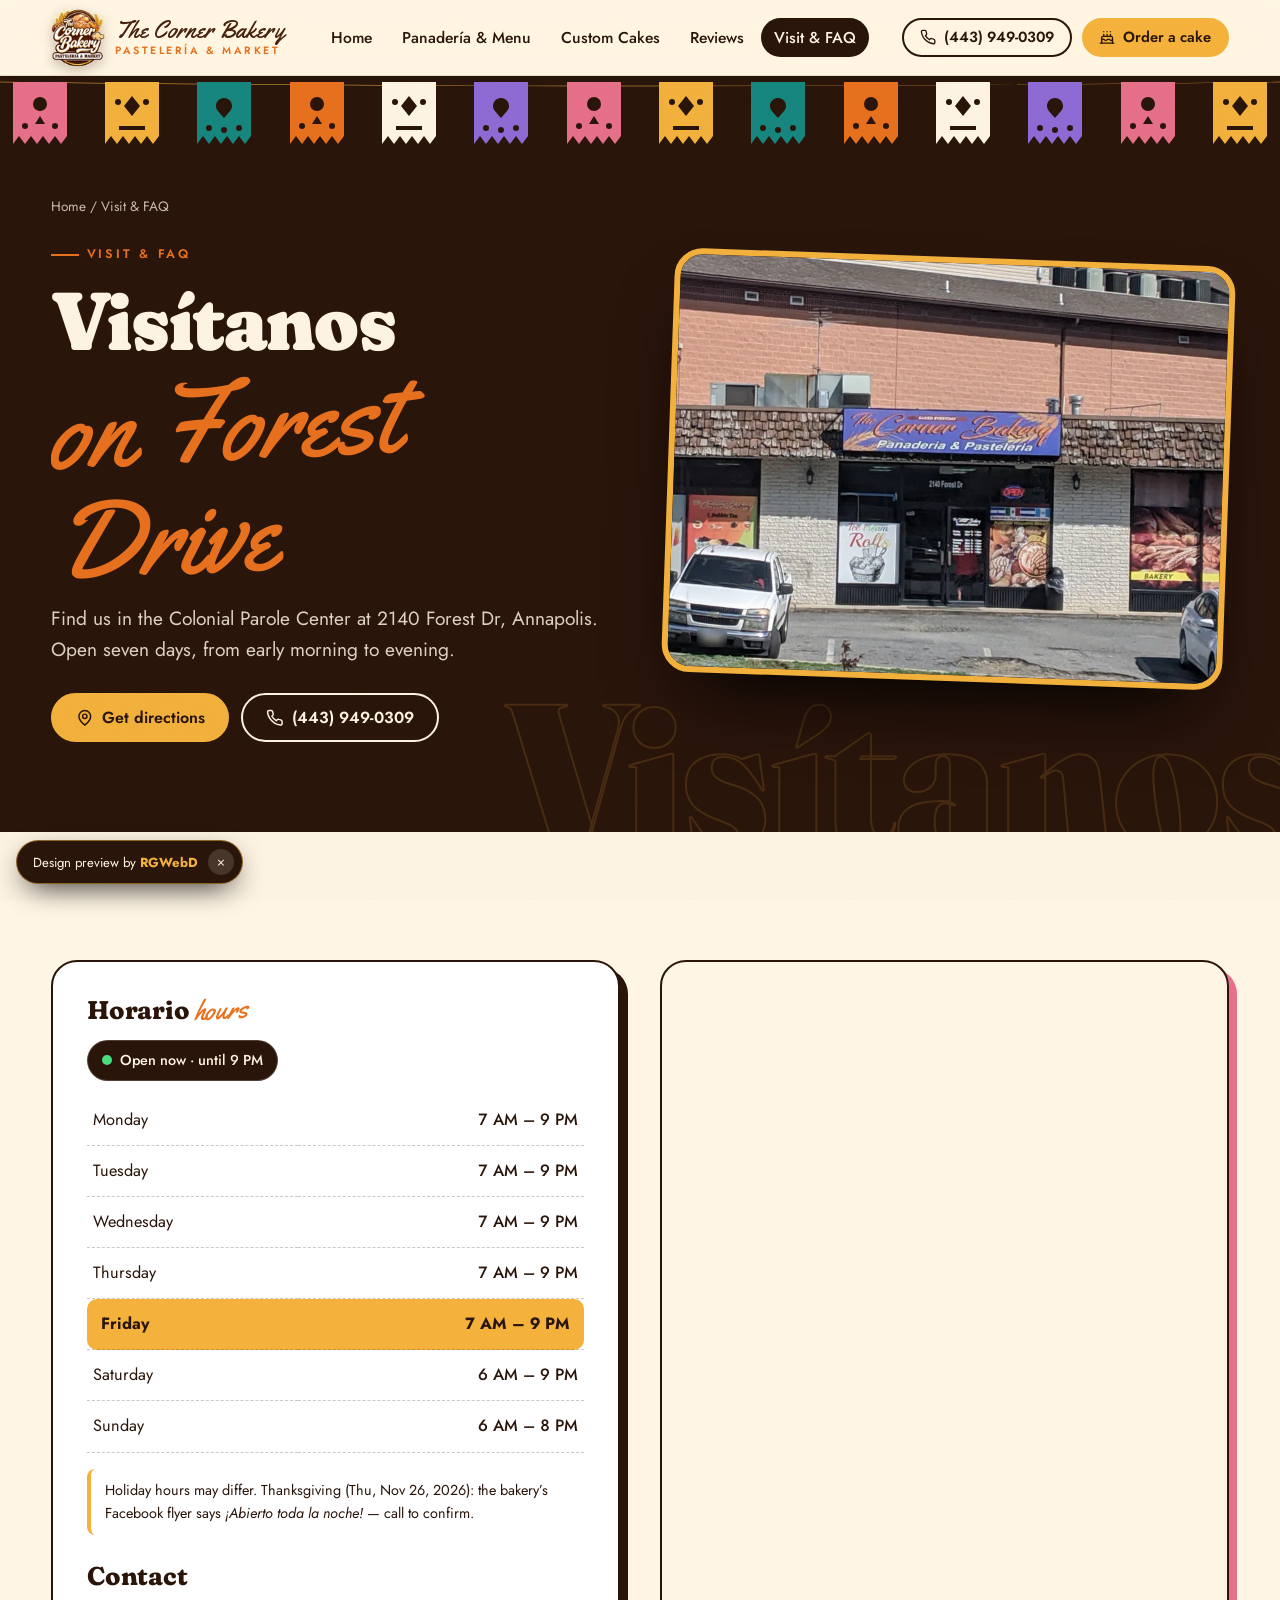
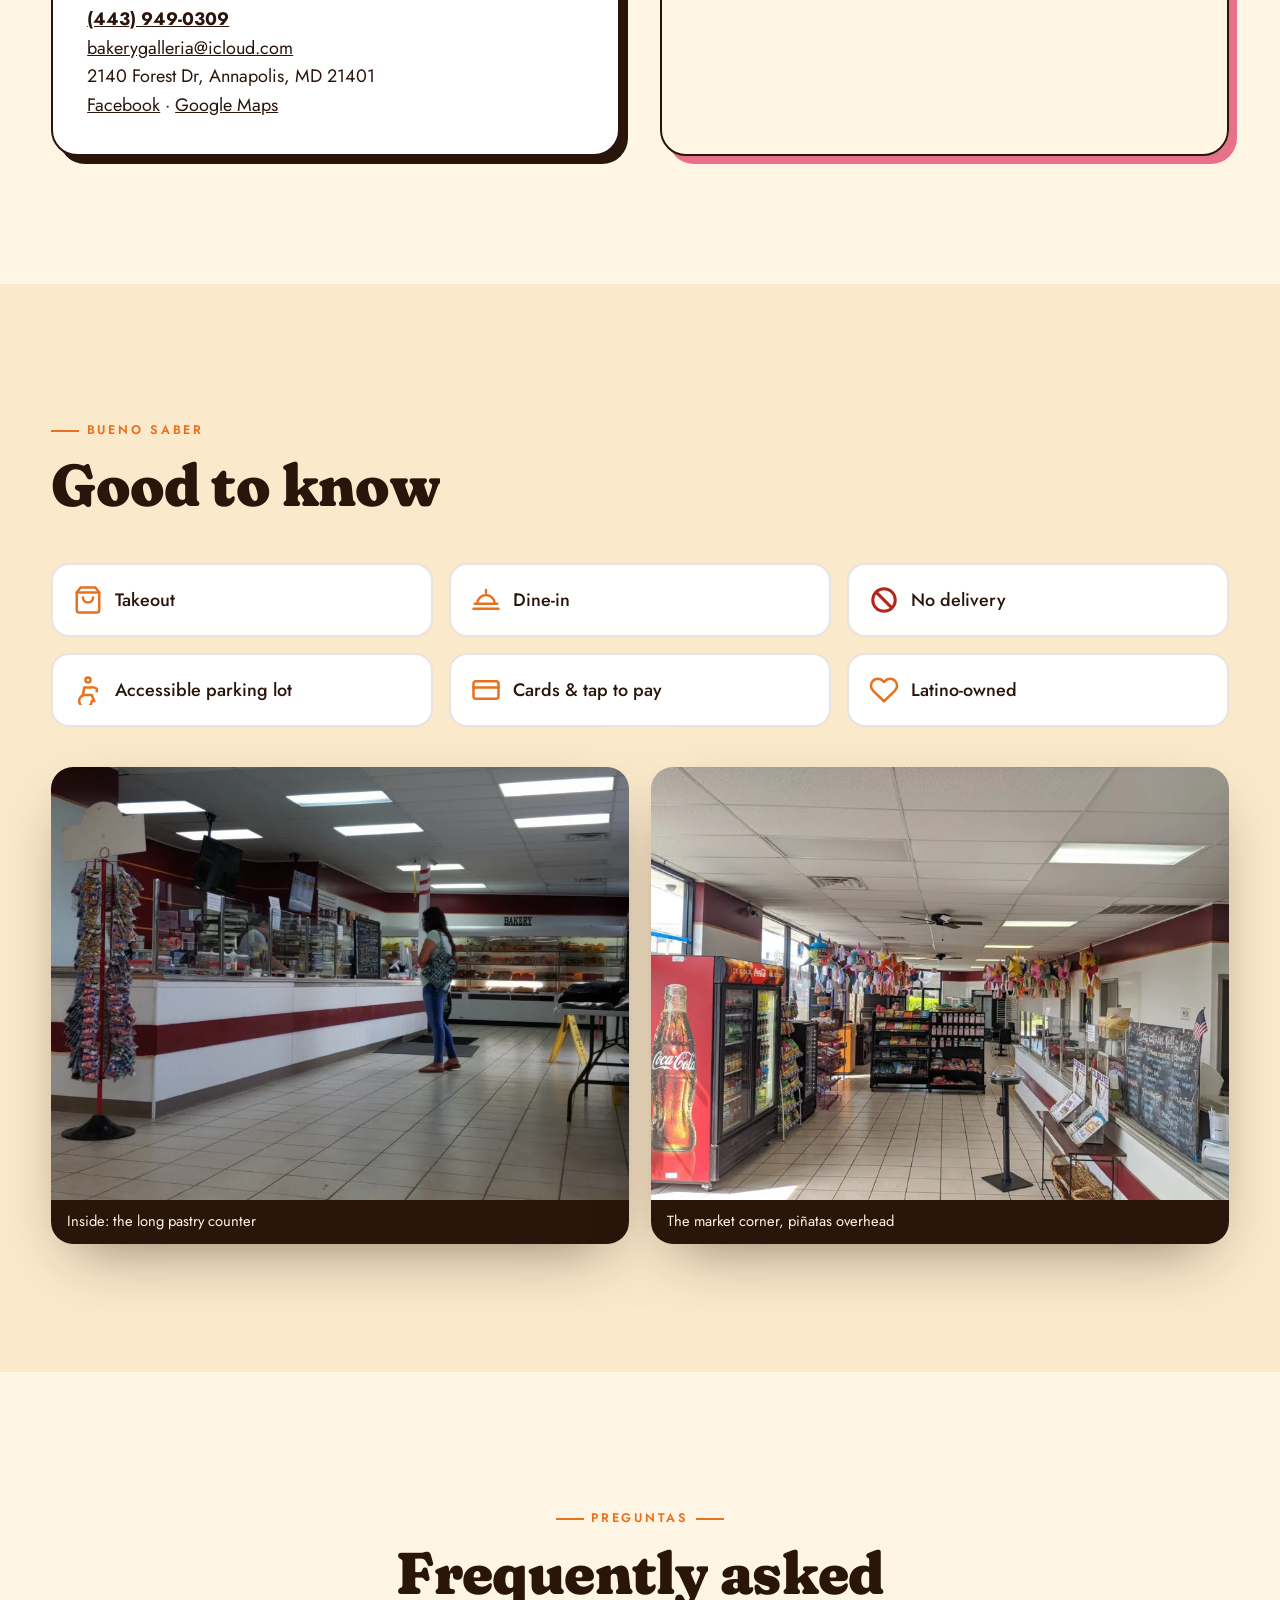
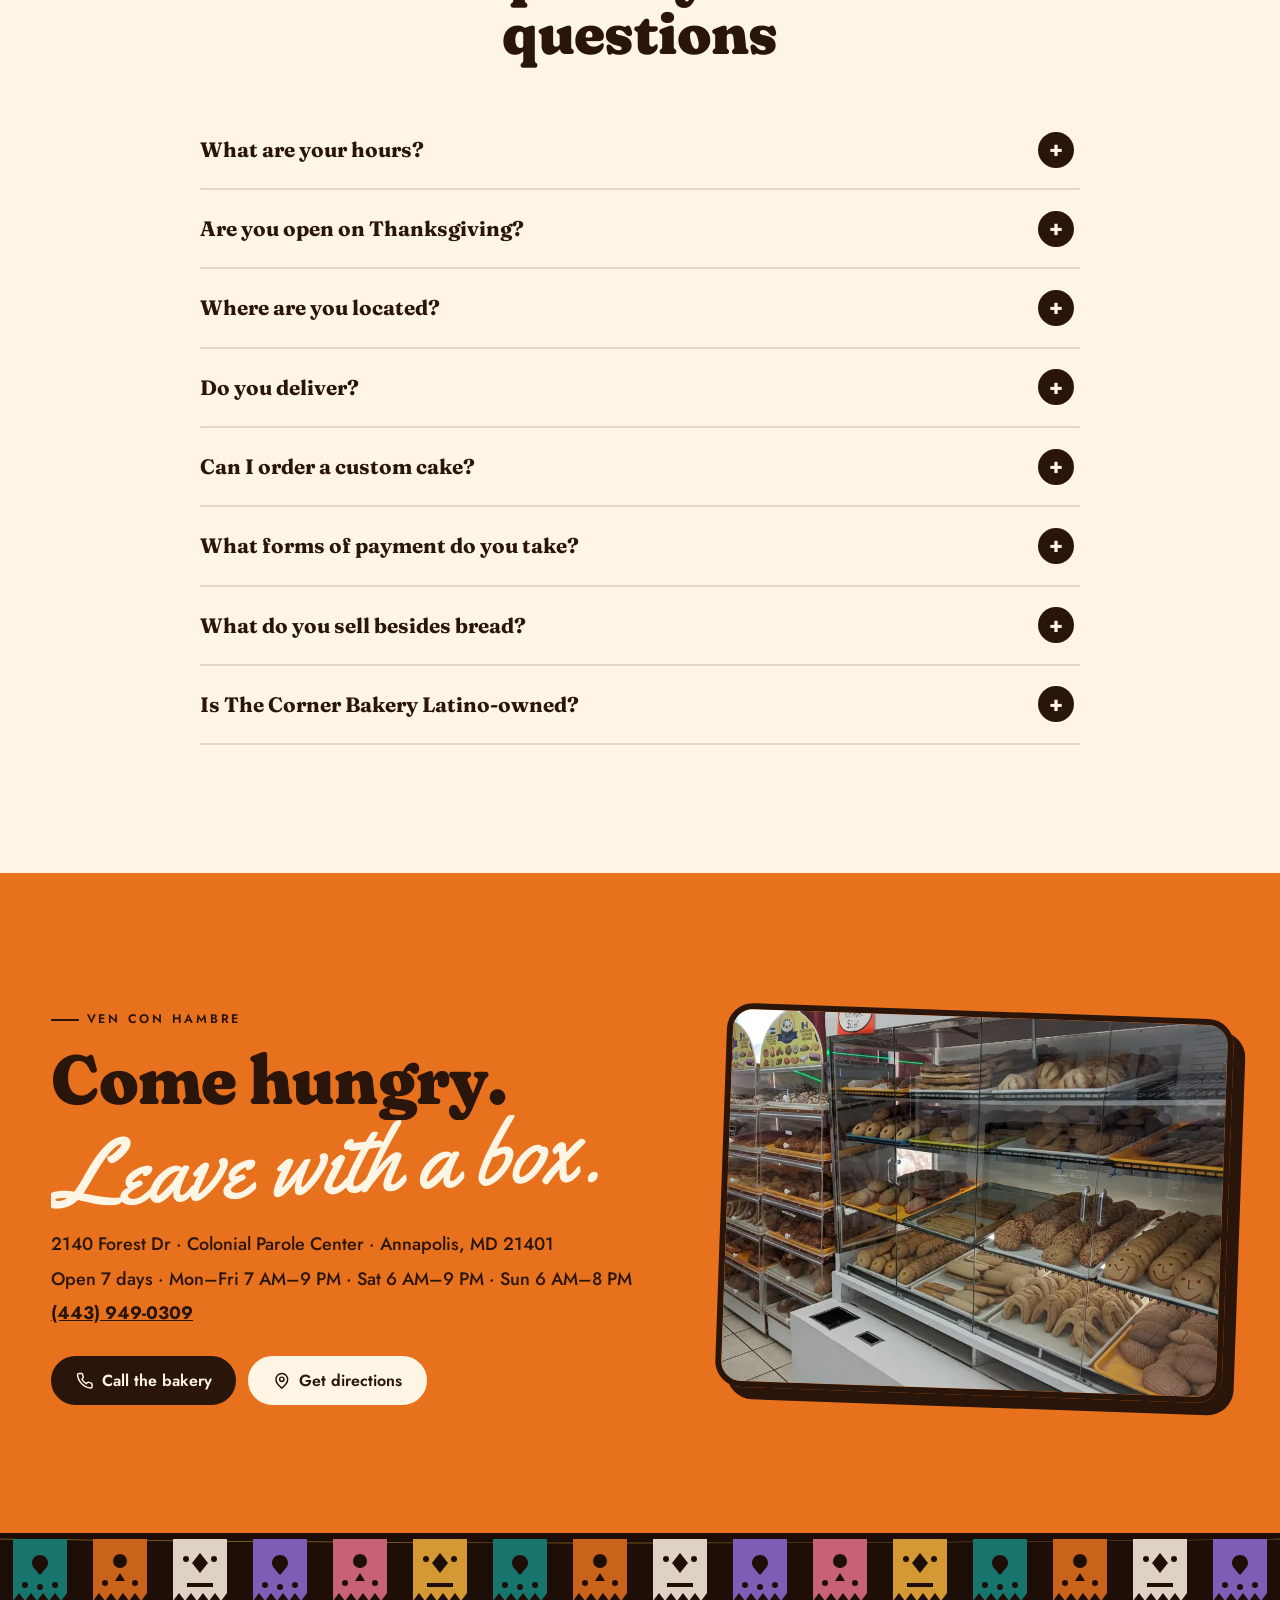
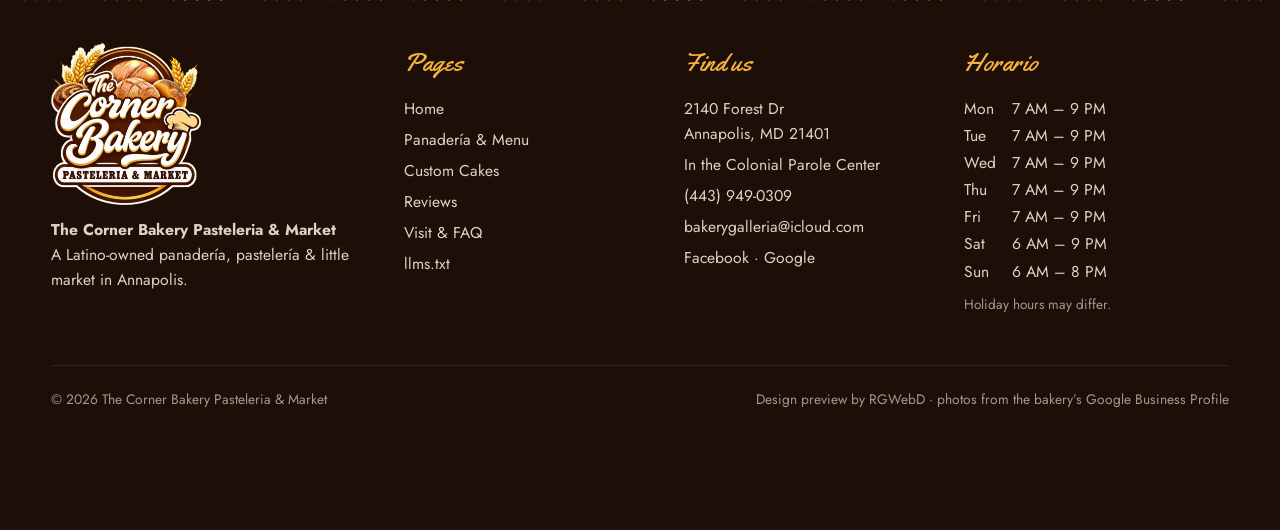
<file: visit.html>
<!doctype html><html lang="en"><head><meta charset="utf-8">
<meta name="viewport" content="width=device-width,initial-scale=1,viewport-fit=cover">
<title>Visit, Hours &amp; FAQ — The Corner Bakery, 2140 Forest Dr, Annapolis MD</title><meta name="description" content="Hours, directions, map and FAQ for The Corner Bakery Pastelería &amp; Market at 2140 Forest Dr in the Colonial Parole Center, Annapolis, MD. Open 7 days. (443) 949-0309.">
<link rel="canonical" href="https://rgwebd.github.io/cornerbakery-annapolis/visit.html"><meta name="theme-color" content="#2a150b">
<meta property="og:type" content="website"><meta property="og:site_name" content="The Corner Bakery Pasteleria & Market"><meta property="og:title" content="Visit, Hours &amp; FAQ — The Corner Bakery, 2140 Forest Dr, Annapolis MD"><meta property="og:description" content="Hours, directions, map and FAQ for The Corner Bakery Pastelería &amp; Market at 2140 Forest Dr in the Colonial Parole Center, Annapolis, MD. Open 7 days. (443) 949-0309."><meta property="og:url" content="https://rgwebd.github.io/cornerbakery-annapolis/visit.html"><meta property="og:image" content="https://rgwebd.github.io/cornerbakery-annapolis/assets/og-image.jpg"><meta property="og:image:width" content="1200"><meta property="og:image:height" content="630"><meta property="og:locale" content="en_US">
<meta name="twitter:card" content="summary_large_image"><meta name="twitter:title" content="Visit, Hours &amp; FAQ — The Corner Bakery, 2140 Forest Dr, Annapolis MD"><meta name="twitter:description" content="Hours, directions, map and FAQ for The Corner Bakery Pastelería &amp; Market at 2140 Forest Dr in the Colonial Parole Center, Annapolis, MD. Open 7 days. (443) 949-0309."><meta name="twitter:image" content="https://rgwebd.github.io/cornerbakery-annapolis/assets/og-image.jpg">
<link rel="icon" href="favicon.ico" sizes="any"><link rel="icon" type="image/png" sizes="32x32" href="assets/brand/favicon-32.png"><link rel="apple-touch-icon" href="apple-touch-icon.png">
<link rel="preconnect" href="https://fonts.googleapis.com"><link rel="preconnect" href="https://fonts.gstatic.com" crossorigin>
<link href="https://fonts.googleapis.com/css2?family=Fraunces:opsz,wght,SOFT,WONK@9..144,500..900,0..100,0..1&family=Jost:wght@400;500;600;700&family=Yellowtail&display=swap" rel="stylesheet">
<link rel="stylesheet" href="assets/styles.css?v=5"><script type="application/ld+json">{"@context": "https://schema.org", "@type": "Bakery", "@id": "https://rgwebd.github.io/cornerbakery-annapolis/#bakery", "name": "The Corner Bakery Pasteleria & Market", "alternateName": ["The Corner Bakery", "The Corner Bakery Cafe Panaderia y Pastelería"], "url": "https://rgwebd.github.io/cornerbakery-annapolis/", "image": ["https://rgwebd.github.io/cornerbakery-annapolis/assets/og-image.jpg", "https://rgwebd.github.io/cornerbakery-annapolis/assets/img/g23.webp", "https://rgwebd.github.io/cornerbakery-annapolis/assets/img/g24.webp"], "logo": "https://rgwebd.github.io/cornerbakery-annapolis/assets/brand/logo-640.png", "telephone": "+14439490309", "email": "bakerygalleria@icloud.com", "address": {"@type": "PostalAddress", "streetAddress": "2140 Forest Dr", "addressLocality": "Annapolis", "addressRegion": "MD", "postalCode": "21401", "addressCountry": "US"}, "geo": {"@type": "GeoCoordinates", "latitude": 38.9779628, "longitude": -76.536517}, "hasMap": "https://www.google.com/maps/place/The+Corner+Bakery+Pasteleria+%26+Market/@38.9779628,-76.536517,16z/data=!4m6!3m5!1s0x89b7f6c5efd0cb41:0xc60131baa17e5c86!8m2!3d38.9779628!4d-76.536517!16s%2Fg%2F11f4m7khv6", "sameAs": ["https://www.facebook.com/TheCornerBakeryCafePasteleria/", "https://www.google.com/maps/place/The+Corner+Bakery+Pasteleria+%26+Market/@38.9779628,-76.536517,16z/data=!4m6!3m5!1s0x89b7f6c5efd0cb41:0xc60131baa17e5c86!8m2!3d38.9779628!4d-76.536517!16s%2Fg%2F11f4m7khv6"], "servesCuisine": ["Latin American", "Bakery", "Desserts"], "openingHoursSpecification": [{"@type": "OpeningHoursSpecification", "dayOfWeek": ["Monday", "Tuesday", "Wednesday", "Thursday", "Friday"], "opens": "07:00", "closes": "21:00"}, {"@type": "OpeningHoursSpecification", "dayOfWeek": "Saturday", "opens": "06:00", "closes": "21:00"}, {"@type": "OpeningHoursSpecification", "dayOfWeek": "Sunday", "opens": "06:00", "closes": "20:00"}], "paymentAccepted": "Credit card, debit card, NFC mobile payments", "amenityFeature": [{"@type": "LocationFeatureSpecification", "name": "Takeout", "value": true}, {"@type": "LocationFeatureSpecification", "name": "Dine-in", "value": true}, {"@type": "LocationFeatureSpecification", "name": "Wheelchair accessible parking lot", "value": true}], "aggregateRating": {"@type": "AggregateRating", "ratingValue": 3.7, "reviewCount": 108, "bestRating": 5}, "review": [{"@type": "Review", "author": {"@type": "Person", "name": "Adriana F"}, "reviewRating": {"@type": "Rating", "ratingValue": 5, "bestRating": 5}, "reviewBody": "Best bakery around. This location always hits close to home every-time my father was from Mexico.. the bread is always sweet, fresh and soft.. the girls up front are always respectful and sweet. Highly recommend.", "publisher": {"@type": "Organization", "name": "Google"}}, {"@type": "Review", "author": {"@type": "Person", "name": "Andrew Crawford"}, "reviewRating": {"@type": "Rating", "ratingValue": 5, "bestRating": 5}, "reviewBody": "This place is a gem. Best Flan in the state. Very unique baked goods and treats. Swing by and check it out. The smell of the bakery will let you know you are the right place!", "publisher": {"@type": "Organization", "name": "Google"}}, {"@type": "Review", "author": {"@type": "Person", "name": "jeffey martinez"}, "reviewRating": {"@type": "Rating", "ratingValue": 5, "bestRating": 5}, "reviewBody": "This bakery did a great job making a special requested design for a birthday. The staff listened to what I wanted and surpassed our expectation! I would highly recommend them. Will definitely be coming back again", "publisher": {"@type": "Organization", "name": "Google"}}, {"@type": "Review", "author": {"@type": "Person", "name": "Monica Yupe"}, "reviewRating": {"@type": "Rating", "ratingValue": 5, "bestRating": 5}, "reviewBody": "Absolutely stunning birthday cake! Not only was it beautifully decorated, it. tasted amazing too. We will definitely come back request more cakes :)", "publisher": {"@type": "Organization", "name": "Google"}}, {"@type": "Review", "author": {"@type": "Person", "name": "Madeleine Sofia Sanchez"}, "reviewRating": {"@type": "Rating", "ratingValue": 5, "bestRating": 5}, "reviewBody": "My brother ordered me a choco flan with rocher ferrero filling and it was so good 😊 All my guest really loved the taste of the cake as well. Thank you for this wonderful birthday cake.", "publisher": {"@type": "Organization", "name": "Google"}}, {"@type": "Review", "author": {"@type": "Person", "name": "M F"}, "reviewRating": {"@type": "Rating", "ratingValue": 5, "bestRating": 5}, "reviewBody": "I ordered a custom cake for my son’s 2nd birthday , it was better than expected and it was delicious. 100% recommend and will be ordering from here again.", "publisher": {"@type": "Organization", "name": "Google"}}], "knowsAbout": ["Pan dulce", "Conchas", "Custom cakes", "Birthday cakes", "Tres leches cake", "Flan", "Rolled ice cream", "Piñatas"]}</script><script type="application/ld+json">{"@context": "https://schema.org", "@type": "FAQPage", "mainEntity": [{"@type": "Question", "name": "What are your hours?", "acceptedAnswer": {"@type": "Answer", "text": "Monday through Friday 7 AM–9 PM, Saturday 6 AM–9 PM and Sunday 6 AM–8 PM. Holiday hours may differ — call (443) 949-0309 to confirm."}}, {"@type": "Question", "name": "Are you open on Thanksgiving?", "acceptedAnswer": {"@type": "Answer", "text": "The bakery’s Facebook flyer says it will be open all night on Thursday, November 26, 2026 (Thanksgiving). Google notes that hours on Thanksgiving and Black Friday might differ, so please call (443) 949-0309 before you go."}}, {"@type": "Question", "name": "Where are you located?", "acceptedAnswer": {"@type": "Answer", "text": "2140 Forest Dr, Annapolis, MD 21401, inside the Colonial Parole Center. There is a wheelchair-accessible parking lot."}}, {"@type": "Question", "name": "Do you deliver?", "acceptedAnswer": {"@type": "Answer", "text": "No — the bakery offers takeout and on-site dining, but not delivery."}}, {"@type": "Question", "name": "Can I order a custom cake?", "acceptedAnswer": {"@type": "Answer", "text": "Yes. Call (443) 949-0309 or email bakerygalleria@icloud.com with your date, guest count, flavor ideas and a photo or theme. Cakes are picked up at the shop."}}, {"@type": "Question", "name": "What forms of payment do you take?", "acceptedAnswer": {"@type": "Answer", "text": "Credit cards, debit cards and NFC mobile payments (tap to pay)."}}, {"@type": "Question", "name": "What do you sell besides bread?", "acceptedAnswer": {"@type": "Answer", "text": "Custom and birthday cakes, tres leches, flan, cakes in a cup, rolled ice cream, juices, breakfast items, birria sandwiches, piñatas and market items."}}, {"@type": "Question", "name": "Is The Corner Bakery Latino-owned?", "acceptedAnswer": {"@type": "Answer", "text": "Yes — the business identifies as Latino-owned on its Google Business Profile."}}]}</script><script type="application/ld+json">{"@context": "https://schema.org", "@type": "BreadcrumbList", "itemListElement": [{"@type": "ListItem", "position": 1, "name": "Home", "item": "https://rgwebd.github.io/cornerbakery-annapolis/"}, {"@type": "ListItem", "position": 2, "name": "Visit & FAQ", "item": "https://rgwebd.github.io/cornerbakery-annapolis/visit.html"}]}</script><script src="https://cosmiccallers.lovable.app/demo-track.js" data-demo="cornerbakery-annapolis" defer></script></head><body class="grain"><a class="skip" href="#main">Skip to content</a><div class="progress" aria-hidden="true"></div>
<div class="holiday" role="note" hidden><span class="short"><b>Thanksgiving:</b> open late Thu 11/26 per our flyer — <a href="tel:+14439490309">call to confirm</a></span><span class="long"><b>Thanksgiving week:</b> our flyer says we’re <i lang="es">¡abierto toda la noche!</i> on Thu, Nov 26 — holiday hours may differ, so <a href="tel:+14439490309">call (443) 949-0309</a> to confirm.</span> <button type="button" aria-label="Dismiss holiday notice" style="position:absolute;right:10px;top:50%;translate:0 -50%;background:none;border:0;color:inherit;font-size:1.2rem">×</button></div>
<header class="nav"><div class="wrap">
<a class="brand" href="index.html" aria-label="The Corner Bakery home"><img src="assets/brand/logo-160.webp" width="160" height="173" alt="The Corner Bakery logo"><span><b>The Corner Bakery</b><small>Pastelería &amp; Market</small></span></a>
<nav aria-label="Main"><ul class="menu"><li><a href="index.html">Home</a></li><li><a href="menu.html">Panadería & Menu</a></li><li><a href="cakes.html">Custom Cakes</a></li><li><a href="reviews.html">Reviews</a></li><li><a href="visit.html" aria-current="page">Visit & FAQ</a></li></ul></nav>
<div class="nav-cta"><a class="btn ghost sm hide-m mag" href="tel:+14439490309"><svg viewBox="0 0 24 24" fill="none" stroke="currentColor" stroke-width="2" stroke-linecap="round" stroke-linejoin="round" aria-hidden="true"><path d="M22 16.9v3a2 2 0 0 1-2.2 2 19.8 19.8 0 0 1-8.6-3.1 19.5 19.5 0 0 1-6-6A19.8 19.8 0 0 1 2.1 4.2 2 2 0 0 1 4.1 2h3a2 2 0 0 1 2 1.7c.1 1 .4 1.9.7 2.8a2 2 0 0 1-.5 2.1L8 9.9a16 16 0 0 0 6 6l1.3-1.3a2 2 0 0 1 2.1-.4c.9.3 1.8.6 2.8.7a2 2 0 0 1 1.7 2z"/></svg>(443) 949-0309</a><a class="btn gold sm mag" href="cakes.html#order"><svg viewBox="0 0 24 24" fill="none" stroke="currentColor" stroke-width="2" stroke-linecap="round" stroke-linejoin="round" aria-hidden="true"><path d="M20 21v-8a2 2 0 0 0-2-2H6a2 2 0 0 0-2 2v8"/><path d="M4 16s.5-1 2-1 2.5 2 4 2 2.5-2 4-2 2.5 2 4 2 2-1 2-1"/><path d="M2 21h20M7 8v3M12 8v3M17 8v3M7 4h.01M12 4h.01M17 4h.01"/></svg>Order a cake</a>
<button class="burger" type="button" aria-label="Open menu" aria-expanded="false" aria-controls="drawer"><span></span></button></div>
</div></header>
<div class="drawer" id="drawer" aria-hidden="true"><a class="dl" href="index.html">Home<small>Inicio</small></a><a class="dl" href="menu.html">Panadería & Menu<small>Qué horneamos</small></a><a class="dl" href="cakes.html">Custom Cakes<small>Pasteles</small></a><a class="dl" href="reviews.html">Reviews<small>Opiniones</small></a><a class="dl" href="visit.html" aria-current="page">Visit & FAQ<small>Visítanos</small></a><div class="row"><a class="btn gold" href="tel:+14439490309"><svg viewBox="0 0 24 24" fill="none" stroke="currentColor" stroke-width="2" stroke-linecap="round" stroke-linejoin="round" aria-hidden="true"><path d="M22 16.9v3a2 2 0 0 1-2.2 2 19.8 19.8 0 0 1-8.6-3.1 19.5 19.5 0 0 1-6-6A19.8 19.8 0 0 1 2.1 4.2 2 2 0 0 1 4.1 2h3a2 2 0 0 1 2 1.7c.1 1 .4 1.9.7 2.8a2 2 0 0 1-.5 2.1L8 9.9a16 16 0 0 0 6 6l1.3-1.3a2 2 0 0 1 2.1-.4c.9.3 1.8.6 2.8.7a2 2 0 0 1 1.7 2z"/></svg>Call (443) 949-0309</a><a class="btn light" href="https://www.google.com/maps/dir/?api=1&destination=The+Corner+Bakery+Pasteleria+%26+Market%2C+2140+Forest+Dr%2C+Annapolis%2C+MD+21401" target="_blank" rel="noopener"><svg viewBox="0 0 24 24" fill="none" stroke="currentColor" stroke-width="2" stroke-linecap="round" stroke-linejoin="round" aria-hidden="true"><path d="M20 10c0 6-8 12-8 12S4 16 4 10a8 8 0 0 1 16 0z"/><circle cx="12" cy="10" r="3"/></svg>Directions</a></div></div><main id="main"><section class="phero"><div class="picado" aria-hidden="true"><svg viewBox="0 0 100 20" preserveAspectRatio="none"><path d="M0 6 Q50 14 100 6" stroke="#f4b23c" stroke-width=".4" fill="none"/></svg><ul><li><svg viewBox="0 0 54 62" aria-hidden="true"><defs><mask id="pm0"><rect width="54" height="62" fill="#fff"/><g fill="#000"><circle cx="27" cy="22" r="7"/><path d="M27 34l5 8h-10z"/><circle cx="12" cy="44" r="3"/><circle cx="42" cy="44" r="3"/><path d="M0 62 6 54l6 8 6-8 6 8 6-8 6 8 6-8 6 8 6-8v8z"/></g></mask></defs><rect width="54" height="62" fill="#e8708a" mask="url(#pm0)"/></svg></li><li><svg viewBox="0 0 54 62" aria-hidden="true"><defs><mask id="pm1"><rect width="54" height="62" fill="#fff"/><g fill="#000"><path d="M27 14l8 10-8 10-8-10z"/><circle cx="13" cy="20" r="3"/><circle cx="41" cy="20" r="3"/><path d="M14 44h26v4H14z"/><path d="M0 62 6 54l6 8 6-8 6 8 6-8 6 8 6-8 6 8 6-8v8z"/></g></mask></defs><rect width="54" height="62" fill="#f4b23c" mask="url(#pm1)"/></svg></li><li><svg viewBox="0 0 54 62" aria-hidden="true"><defs><mask id="pm2"><rect width="54" height="62" fill="#fff"/><g fill="#000"><path d="M27 16c5 0 8 4 8 8s-3 6-8 12c-5-6-8-8-8-12s3-8 8-8z"/><circle cx="12" cy="46" r="3"/><circle cx="27" cy="48" r="3"/><circle cx="42" cy="46" r="3"/><path d="M0 62 6 54l6 8 6-8 6 8 6-8 6 8 6-8 6 8 6-8v8z"/></g></mask></defs><rect width="54" height="62" fill="#17877f" mask="url(#pm2)"/></svg></li><li><svg viewBox="0 0 54 62" aria-hidden="true"><defs><mask id="pm3"><rect width="54" height="62" fill="#fff"/><g fill="#000"><circle cx="27" cy="22" r="7"/><path d="M27 34l5 8h-10z"/><circle cx="12" cy="44" r="3"/><circle cx="42" cy="44" r="3"/><path d="M0 62 6 54l6 8 6-8 6 8 6-8 6 8 6-8 6 8 6-8v8z"/></g></mask></defs><rect width="54" height="62" fill="#e8711e" mask="url(#pm3)"/></svg></li><li><svg viewBox="0 0 54 62" aria-hidden="true"><defs><mask id="pm4"><rect width="54" height="62" fill="#fff"/><g fill="#000"><path d="M27 14l8 10-8 10-8-10z"/><circle cx="13" cy="20" r="3"/><circle cx="41" cy="20" r="3"/><path d="M14 44h26v4H14z"/><path d="M0 62 6 54l6 8 6-8 6 8 6-8 6 8 6-8 6 8 6-8v8z"/></g></mask></defs><rect width="54" height="62" fill="#fff5e4" mask="url(#pm4)"/></svg></li><li><svg viewBox="0 0 54 62" aria-hidden="true"><defs><mask id="pm5"><rect width="54" height="62" fill="#fff"/><g fill="#000"><path d="M27 16c5 0 8 4 8 8s-3 6-8 12c-5-6-8-8-8-12s3-8 8-8z"/><circle cx="12" cy="46" r="3"/><circle cx="27" cy="48" r="3"/><circle cx="42" cy="46" r="3"/><path d="M0 62 6 54l6 8 6-8 6 8 6-8 6 8 6-8 6 8 6-8v8z"/></g></mask></defs><rect width="54" height="62" fill="#8f6bd6" mask="url(#pm5)"/></svg></li><li><svg viewBox="0 0 54 62" aria-hidden="true"><defs><mask id="pm6"><rect width="54" height="62" fill="#fff"/><g fill="#000"><circle cx="27" cy="22" r="7"/><path d="M27 34l5 8h-10z"/><circle cx="12" cy="44" r="3"/><circle cx="42" cy="44" r="3"/><path d="M0 62 6 54l6 8 6-8 6 8 6-8 6 8 6-8 6 8 6-8v8z"/></g></mask></defs><rect width="54" height="62" fill="#e8708a" mask="url(#pm6)"/></svg></li><li><svg viewBox="0 0 54 62" aria-hidden="true"><defs><mask id="pm7"><rect width="54" height="62" fill="#fff"/><g fill="#000"><path d="M27 14l8 10-8 10-8-10z"/><circle cx="13" cy="20" r="3"/><circle cx="41" cy="20" r="3"/><path d="M14 44h26v4H14z"/><path d="M0 62 6 54l6 8 6-8 6 8 6-8 6 8 6-8 6 8 6-8v8z"/></g></mask></defs><rect width="54" height="62" fill="#f4b23c" mask="url(#pm7)"/></svg></li><li><svg viewBox="0 0 54 62" aria-hidden="true"><defs><mask id="pm8"><rect width="54" height="62" fill="#fff"/><g fill="#000"><path d="M27 16c5 0 8 4 8 8s-3 6-8 12c-5-6-8-8-8-12s3-8 8-8z"/><circle cx="12" cy="46" r="3"/><circle cx="27" cy="48" r="3"/><circle cx="42" cy="46" r="3"/><path d="M0 62 6 54l6 8 6-8 6 8 6-8 6 8 6-8 6 8 6-8v8z"/></g></mask></defs><rect width="54" height="62" fill="#17877f" mask="url(#pm8)"/></svg></li><li><svg viewBox="0 0 54 62" aria-hidden="true"><defs><mask id="pm9"><rect width="54" height="62" fill="#fff"/><g fill="#000"><circle cx="27" cy="22" r="7"/><path d="M27 34l5 8h-10z"/><circle cx="12" cy="44" r="3"/><circle cx="42" cy="44" r="3"/><path d="M0 62 6 54l6 8 6-8 6 8 6-8 6 8 6-8 6 8 6-8v8z"/></g></mask></defs><rect width="54" height="62" fill="#e8711e" mask="url(#pm9)"/></svg></li><li><svg viewBox="0 0 54 62" aria-hidden="true"><defs><mask id="pm10"><rect width="54" height="62" fill="#fff"/><g fill="#000"><path d="M27 14l8 10-8 10-8-10z"/><circle cx="13" cy="20" r="3"/><circle cx="41" cy="20" r="3"/><path d="M14 44h26v4H14z"/><path d="M0 62 6 54l6 8 6-8 6 8 6-8 6 8 6-8 6 8 6-8v8z"/></g></mask></defs><rect width="54" height="62" fill="#fff5e4" mask="url(#pm10)"/></svg></li><li><svg viewBox="0 0 54 62" aria-hidden="true"><defs><mask id="pm11"><rect width="54" height="62" fill="#fff"/><g fill="#000"><path d="M27 16c5 0 8 4 8 8s-3 6-8 12c-5-6-8-8-8-12s3-8 8-8z"/><circle cx="12" cy="46" r="3"/><circle cx="27" cy="48" r="3"/><circle cx="42" cy="46" r="3"/><path d="M0 62 6 54l6 8 6-8 6 8 6-8 6 8 6-8 6 8 6-8v8z"/></g></mask></defs><rect width="54" height="62" fill="#8f6bd6" mask="url(#pm11)"/></svg></li><li><svg viewBox="0 0 54 62" aria-hidden="true"><defs><mask id="pm12"><rect width="54" height="62" fill="#fff"/><g fill="#000"><circle cx="27" cy="22" r="7"/><path d="M27 34l5 8h-10z"/><circle cx="12" cy="44" r="3"/><circle cx="42" cy="44" r="3"/><path d="M0 62 6 54l6 8 6-8 6 8 6-8 6 8 6-8 6 8 6-8v8z"/></g></mask></defs><rect width="54" height="62" fill="#e8708a" mask="url(#pm12)"/></svg></li><li><svg viewBox="0 0 54 62" aria-hidden="true"><defs><mask id="pm13"><rect width="54" height="62" fill="#fff"/><g fill="#000"><path d="M27 14l8 10-8 10-8-10z"/><circle cx="13" cy="20" r="3"/><circle cx="41" cy="20" r="3"/><path d="M14 44h26v4H14z"/><path d="M0 62 6 54l6 8 6-8 6 8 6-8 6 8 6-8 6 8 6-8v8z"/></g></mask></defs><rect width="54" height="62" fill="#f4b23c" mask="url(#pm13)"/></svg></li></ul></div><div class="giant" aria-hidden="true">Visítanos</div><div class="wrap phero-grid">
<div><nav class="crumbs" aria-label="Breadcrumb"><a href="index.html">Home</a> / <span aria-current="page">Visit & FAQ</span></nav><span class="eyebrow">Visit &amp; FAQ</span><h1 class="split" style="margin-top:14px">Visítanos <span class="script">on Forest Drive</span></h1><p class="lead rv">Find us in the Colonial Parole Center at 2140 Forest Dr, Annapolis. Open seven days, from early morning to evening.</p><div class="ctas rv d1" style="display:flex;gap:12px;flex-wrap:wrap"><a class="btn gold mag" href="https://www.google.com/maps/dir/?api=1&destination=The+Corner+Bakery+Pasteleria+%26+Market%2C+2140+Forest+Dr%2C+Annapolis%2C+MD+21401" target="_blank" rel="noopener"><svg viewBox="0 0 24 24" fill="none" stroke="currentColor" stroke-width="2" stroke-linecap="round" stroke-linejoin="round" aria-hidden="true"><path d="M20 10c0 6-8 12-8 12S4 16 4 10a8 8 0 0 1 16 0z"/><circle cx="12" cy="10" r="3"/></svg>Get directions</a><a class="btn ghost light mag" href="tel:+14439490309"><svg viewBox="0 0 24 24" fill="none" stroke="currentColor" stroke-width="2" stroke-linecap="round" stroke-linejoin="round" aria-hidden="true"><path d="M22 16.9v3a2 2 0 0 1-2.2 2 19.8 19.8 0 0 1-8.6-3.1 19.5 19.5 0 0 1-6-6A19.8 19.8 0 0 1 2.1 4.2 2 2 0 0 1 4.1 2h3a2 2 0 0 1 2 1.7c.1 1 .4 1.9.7 2.8a2 2 0 0 1-.5 2.1L8 9.9a16 16 0 0 0 6 6l1.3-1.3a2 2 0 0 1 2.1-.4c.9.3 1.8.6 2.8.7a2 2 0 0 1 1.7 2z"/></svg>(443) 949-0309</a></div></div>
<div class="frame rv"><img src="assets/img/g23-s.webp" srcset="assets/img/g23-s.webp 800w, assets/img/g23.webp 1800w" sizes="(max-width:900px) 92vw, 50vw" width="1800" height="1350" alt="Storefront of The Corner Bakery with Panaderia &amp; Pasteleria sign" fetchpriority="high"></div></div></section>
<section class="sec"><div class="wrap visit-grid">
<div class="panel rv"><h3>Horario <span class="script" style="font-size:1.1em">hours</span></h3><span class="chip live" style="background:var(--choc);color:var(--cream);margin-bottom:14px" aria-live="polite"><span class="dot"></span><span class="lt">Open daily · 6–7 AM to 8–9 PM</span></span><table class="hours"><caption class="skip">Weekly hours</caption><tbody><tr data-d="1"><td>Monday</td><td>7 AM – 9 PM</td></tr><tr data-d="2"><td>Tuesday</td><td>7 AM – 9 PM</td></tr><tr data-d="3"><td>Wednesday</td><td>7 AM – 9 PM</td></tr><tr data-d="4"><td>Thursday</td><td>7 AM – 9 PM</td></tr><tr data-d="5"><td>Friday</td><td>7 AM – 9 PM</td></tr><tr data-d="6"><td>Saturday</td><td>6 AM – 9 PM</td></tr><tr data-d="0"><td>Sunday</td><td>6 AM – 8 PM</td></tr></tbody></table>
<p class="note">Holiday hours may differ. Thanksgiving (Thu, Nov 26, 2026): the bakery’s Facebook flyer says <i lang="es">¡Abierto toda la noche!</i> — call to confirm.</p>
<h3 style="margin-top:28px">Contact</h3><p><a href="tel:+14439490309"><b>(443) 949-0309</b></a><br><a href="mailto:bakerygalleria@icloud.com">bakerygalleria@icloud.com</a><br>2140 Forest Dr, Annapolis, MD 21401<br><a href="https://www.facebook.com/TheCornerBakeryCafePasteleria/" target="_blank" rel="noopener">Facebook</a> · <a href="https://www.google.com/maps/place/The+Corner+Bakery+Pasteleria+%26+Market/@38.9779628,-76.536517,16z/data=!4m6!3m5!1s0x89b7f6c5efd0cb41:0xc60131baa17e5c86!8m2!3d38.9779628!4d-76.536517!16s%2Fg%2F11f4m7khv6" target="_blank" rel="noopener">Google Maps</a></p></div>
<div class="map rv d1"><iframe title="Map to The Corner Bakery, 2140 Forest Dr, Annapolis" loading="lazy" referrerpolicy="no-referrer-when-downgrade" src="https://www.google.com/maps?q=The+Corner+Bakery+Pasteleria+%26+Market,+2140+Forest+Dr,+Annapolis,+MD+21401&amp;output=embed"></iframe></div>
</div></section>
<section class="sec paper"><div class="wrap"><div class="sec-head"><span class="eyebrow">Bueno saber</span><h2 class="split">Good to know</h2></div><div class="amen"><div class="rv"><svg viewBox="0 0 24 24" fill="none" stroke="currentColor" stroke-width="2" stroke-linecap="round" stroke-linejoin="round" aria-hidden="true"><path d="M6 2 3 6v14a2 2 0 0 0 2 2h14a2 2 0 0 0 2-2V6l-3-4z"/><path d="M3 6h18M16 10a4 4 0 0 1-8 0"/></svg>Takeout</div><div class="rv"><svg viewBox="0 0 24 24" fill="none" stroke="currentColor" stroke-width="2" stroke-linecap="round" stroke-linejoin="round" aria-hidden="true"><path d="M3 15h18M5 15a7 7 0 0 1 14 0M12 6V4M2 19h20"/></svg>Dine-in</div><div class="rv no"><svg viewBox="0 0 24 24" fill="none" stroke="currentColor" stroke-width="2.4" stroke-linecap="round" aria-hidden="true"><circle cx="12" cy="12" r="9"/><path d="m5.7 5.7 12.6 12.6"/></svg>No delivery</div><div class="rv"><svg viewBox="0 0 24 24" fill="none" stroke="currentColor" stroke-width="2" stroke-linecap="round" stroke-linejoin="round" aria-hidden="true"><circle cx="12" cy="4" r="2"/><path d="M19 13v-2a7 7 0 0 0-5-1H9l-1 6h7l2 5"/><path d="M8.5 16a5 5 0 1 0 6.5 4.8"/></svg>Accessible parking lot</div><div class="rv"><svg viewBox="0 0 24 24" fill="none" stroke="currentColor" stroke-width="2" stroke-linecap="round" aria-hidden="true"><rect x="2" y="5" width="20" height="14" rx="2"/><path d="M2 10h20"/></svg>Cards &amp; tap to pay</div><div class="rv"><svg viewBox="0 0 24 24" fill="none" stroke="currentColor" stroke-width="2" stroke-linecap="round" stroke-linejoin="round" aria-hidden="true"><path d="M20.8 4.6a5.5 5.5 0 0 0-7.8 0L12 5.7l-1-1.1a5.5 5.5 0 0 0-7.8 7.8l1 1.1L12 21l7.8-7.5 1-1.1a5.5 5.5 0 0 0 0-7.8z"/></svg>Latino-owned</div></div>
<div class="duo" style="margin-top:40px"><figure class="rv"><img src="assets/img/g44-s.webp" srcset="assets/img/g44-s.webp 450w, assets/img/g44.webp 1012w" sizes="(max-width:900px) 92vw, 50vw" width="1012" height="1800" alt="Long bakery counter and bright dining area" loading="lazy" decoding="async"><figcaption>Inside: the long pastry counter</figcaption></figure><figure class="rv d1"><img src="assets/img/g27-s.webp" srcset="assets/img/g27-s.webp 800w, assets/img/g27.webp 1800w" sizes="(max-width:900px) 92vw, 50vw" width="1800" height="1350" alt="Market area with piñatas and snacks" loading="lazy" decoding="async"><figcaption>The market corner, piñatas overhead</figcaption></figure></div></div></section>
<section class="sec" id="faq"><div class="wrap"><div class="sec-head center"><span class="eyebrow">Preguntas</span><h2 class="split">Frequently asked questions</h2></div><div class="faq"><details class="rv"><summary>What are your hours?</summary><p>Monday through Friday 7 AM–9 PM, Saturday 6 AM–9 PM and Sunday 6 AM–8 PM. Holiday hours may differ — call (443) 949-0309 to confirm.</p></details><details class="rv"><summary>Are you open on Thanksgiving?</summary><p>The bakery’s Facebook flyer says it will be open all night on Thursday, November 26, 2026 (Thanksgiving). Google notes that hours on Thanksgiving and Black Friday might differ, so please call (443) 949-0309 before you go.</p></details><details class="rv"><summary>Where are you located?</summary><p>2140 Forest Dr, Annapolis, MD 21401, inside the Colonial Parole Center. There is a wheelchair-accessible parking lot.</p></details><details class="rv"><summary>Do you deliver?</summary><p>No — the bakery offers takeout and on-site dining, but not delivery.</p></details><details class="rv"><summary>Can I order a custom cake?</summary><p>Yes. Call (443) 949-0309 or email bakerygalleria@icloud.com with your date, guest count, flavor ideas and a photo or theme. Cakes are picked up at the shop.</p></details><details class="rv"><summary>What forms of payment do you take?</summary><p>Credit cards, debit cards and NFC mobile payments (tap to pay).</p></details><details class="rv"><summary>What do you sell besides bread?</summary><p>Custom and birthday cakes, tres leches, flan, cakes in a cup, rolled ice cream, juices, breakfast items, birria sandwiches, piñatas and market items.</p></details><details class="rv"><summary>Is The Corner Bakery Latino-owned?</summary><p>Yes — the business identifies as Latino-owned on its Google Business Profile.</p></details></div></div></section>
<section class="sec cta-band"><div class="wrap cta-grid">
<div><span class="eyebrow" style="color:var(--choc)">Ven con hambre</span><h2 class="split" style="margin-top:14px">Come hungry. <span class="script">Leave with a box.</span></h2>
<div class="addr rv"><span>2140 Forest Dr · Colonial Parole Center · Annapolis, MD 21401</span><span>Open 7 days · Mon–Fri 7 AM–9 PM · Sat 6 AM–9 PM · Sun 6 AM–8 PM</span><a href="tel:+14439490309">(443) 949-0309</a></div>
<div class="rv d1" style="display:flex;gap:12px;flex-wrap:wrap"><a class="btn mag" href="tel:+14439490309"><svg viewBox="0 0 24 24" fill="none" stroke="currentColor" stroke-width="2" stroke-linecap="round" stroke-linejoin="round" aria-hidden="true"><path d="M22 16.9v3a2 2 0 0 1-2.2 2 19.8 19.8 0 0 1-8.6-3.1 19.5 19.5 0 0 1-6-6A19.8 19.8 0 0 1 2.1 4.2 2 2 0 0 1 4.1 2h3a2 2 0 0 1 2 1.7c.1 1 .4 1.9.7 2.8a2 2 0 0 1-.5 2.1L8 9.9a16 16 0 0 0 6 6l1.3-1.3a2 2 0 0 1 2.1-.4c.9.3 1.8.6 2.8.7a2 2 0 0 1 1.7 2z"/></svg>Call the bakery</a><a class="btn light mag" href="https://www.google.com/maps/dir/?api=1&destination=The+Corner+Bakery+Pasteleria+%26+Market%2C+2140+Forest+Dr%2C+Annapolis%2C+MD+21401" target="_blank" rel="noopener"><svg viewBox="0 0 24 24" fill="none" stroke="currentColor" stroke-width="2" stroke-linecap="round" stroke-linejoin="round" aria-hidden="true"><path d="M20 10c0 6-8 12-8 12S4 16 4 10a8 8 0 0 1 16 0z"/><circle cx="12" cy="10" r="3"/></svg>Get directions</a></div></div>
<div class="frame rv"><img src="assets/img/g24-s.webp" srcset="assets/img/g24-s.webp 800w, assets/img/g24.webp 1700w" sizes="(max-width:900px) 92vw, 50vw" width="1700" height="1500" alt="Self-serve pan dulce wall and glass pastry cases" loading="lazy" decoding="async"></div></div></section></main><footer class="foot"><div class="picado" aria-hidden="true"><svg viewBox="0 0 100 20" preserveAspectRatio="none"><path d="M0 6 Q50 14 100 6" stroke="#f4b23c" stroke-width=".4" fill="none"/></svg><ul><li><svg viewBox="0 0 54 62" aria-hidden="true"><defs><mask id="pm2"><rect width="54" height="62" fill="#fff"/><g fill="#000"><path d="M27 16c5 0 8 4 8 8s-3 6-8 12c-5-6-8-8-8-12s3-8 8-8z"/><circle cx="12" cy="46" r="3"/><circle cx="27" cy="48" r="3"/><circle cx="42" cy="46" r="3"/><path d="M0 62 6 54l6 8 6-8 6 8 6-8 6 8 6-8 6 8 6-8v8z"/></g></mask></defs><rect width="54" height="62" fill="#17877f" mask="url(#pm2)"/></svg></li><li><svg viewBox="0 0 54 62" aria-hidden="true"><defs><mask id="pm3"><rect width="54" height="62" fill="#fff"/><g fill="#000"><circle cx="27" cy="22" r="7"/><path d="M27 34l5 8h-10z"/><circle cx="12" cy="44" r="3"/><circle cx="42" cy="44" r="3"/><path d="M0 62 6 54l6 8 6-8 6 8 6-8 6 8 6-8 6 8 6-8v8z"/></g></mask></defs><rect width="54" height="62" fill="#e8711e" mask="url(#pm3)"/></svg></li><li><svg viewBox="0 0 54 62" aria-hidden="true"><defs><mask id="pm4"><rect width="54" height="62" fill="#fff"/><g fill="#000"><path d="M27 14l8 10-8 10-8-10z"/><circle cx="13" cy="20" r="3"/><circle cx="41" cy="20" r="3"/><path d="M14 44h26v4H14z"/><path d="M0 62 6 54l6 8 6-8 6 8 6-8 6 8 6-8 6 8 6-8v8z"/></g></mask></defs><rect width="54" height="62" fill="#fff5e4" mask="url(#pm4)"/></svg></li><li><svg viewBox="0 0 54 62" aria-hidden="true"><defs><mask id="pm5"><rect width="54" height="62" fill="#fff"/><g fill="#000"><path d="M27 16c5 0 8 4 8 8s-3 6-8 12c-5-6-8-8-8-12s3-8 8-8z"/><circle cx="12" cy="46" r="3"/><circle cx="27" cy="48" r="3"/><circle cx="42" cy="46" r="3"/><path d="M0 62 6 54l6 8 6-8 6 8 6-8 6 8 6-8 6 8 6-8v8z"/></g></mask></defs><rect width="54" height="62" fill="#8f6bd6" mask="url(#pm5)"/></svg></li><li><svg viewBox="0 0 54 62" aria-hidden="true"><defs><mask id="pm6"><rect width="54" height="62" fill="#fff"/><g fill="#000"><circle cx="27" cy="22" r="7"/><path d="M27 34l5 8h-10z"/><circle cx="12" cy="44" r="3"/><circle cx="42" cy="44" r="3"/><path d="M0 62 6 54l6 8 6-8 6 8 6-8 6 8 6-8 6 8 6-8v8z"/></g></mask></defs><rect width="54" height="62" fill="#e8708a" mask="url(#pm6)"/></svg></li><li><svg viewBox="0 0 54 62" aria-hidden="true"><defs><mask id="pm7"><rect width="54" height="62" fill="#fff"/><g fill="#000"><path d="M27 14l8 10-8 10-8-10z"/><circle cx="13" cy="20" r="3"/><circle cx="41" cy="20" r="3"/><path d="M14 44h26v4H14z"/><path d="M0 62 6 54l6 8 6-8 6 8 6-8 6 8 6-8 6 8 6-8v8z"/></g></mask></defs><rect width="54" height="62" fill="#f4b23c" mask="url(#pm7)"/></svg></li><li><svg viewBox="0 0 54 62" aria-hidden="true"><defs><mask id="pm8"><rect width="54" height="62" fill="#fff"/><g fill="#000"><path d="M27 16c5 0 8 4 8 8s-3 6-8 12c-5-6-8-8-8-12s3-8 8-8z"/><circle cx="12" cy="46" r="3"/><circle cx="27" cy="48" r="3"/><circle cx="42" cy="46" r="3"/><path d="M0 62 6 54l6 8 6-8 6 8 6-8 6 8 6-8 6 8 6-8v8z"/></g></mask></defs><rect width="54" height="62" fill="#17877f" mask="url(#pm8)"/></svg></li><li><svg viewBox="0 0 54 62" aria-hidden="true"><defs><mask id="pm9"><rect width="54" height="62" fill="#fff"/><g fill="#000"><circle cx="27" cy="22" r="7"/><path d="M27 34l5 8h-10z"/><circle cx="12" cy="44" r="3"/><circle cx="42" cy="44" r="3"/><path d="M0 62 6 54l6 8 6-8 6 8 6-8 6 8 6-8 6 8 6-8v8z"/></g></mask></defs><rect width="54" height="62" fill="#e8711e" mask="url(#pm9)"/></svg></li><li><svg viewBox="0 0 54 62" aria-hidden="true"><defs><mask id="pm10"><rect width="54" height="62" fill="#fff"/><g fill="#000"><path d="M27 14l8 10-8 10-8-10z"/><circle cx="13" cy="20" r="3"/><circle cx="41" cy="20" r="3"/><path d="M14 44h26v4H14z"/><path d="M0 62 6 54l6 8 6-8 6 8 6-8 6 8 6-8 6 8 6-8v8z"/></g></mask></defs><rect width="54" height="62" fill="#fff5e4" mask="url(#pm10)"/></svg></li><li><svg viewBox="0 0 54 62" aria-hidden="true"><defs><mask id="pm11"><rect width="54" height="62" fill="#fff"/><g fill="#000"><path d="M27 16c5 0 8 4 8 8s-3 6-8 12c-5-6-8-8-8-12s3-8 8-8z"/><circle cx="12" cy="46" r="3"/><circle cx="27" cy="48" r="3"/><circle cx="42" cy="46" r="3"/><path d="M0 62 6 54l6 8 6-8 6 8 6-8 6 8 6-8 6 8 6-8v8z"/></g></mask></defs><rect width="54" height="62" fill="#8f6bd6" mask="url(#pm11)"/></svg></li><li><svg viewBox="0 0 54 62" aria-hidden="true"><defs><mask id="pm12"><rect width="54" height="62" fill="#fff"/><g fill="#000"><circle cx="27" cy="22" r="7"/><path d="M27 34l5 8h-10z"/><circle cx="12" cy="44" r="3"/><circle cx="42" cy="44" r="3"/><path d="M0 62 6 54l6 8 6-8 6 8 6-8 6 8 6-8 6 8 6-8v8z"/></g></mask></defs><rect width="54" height="62" fill="#e8708a" mask="url(#pm12)"/></svg></li><li><svg viewBox="0 0 54 62" aria-hidden="true"><defs><mask id="pm13"><rect width="54" height="62" fill="#fff"/><g fill="#000"><path d="M27 14l8 10-8 10-8-10z"/><circle cx="13" cy="20" r="3"/><circle cx="41" cy="20" r="3"/><path d="M14 44h26v4H14z"/><path d="M0 62 6 54l6 8 6-8 6 8 6-8 6 8 6-8 6 8 6-8v8z"/></g></mask></defs><rect width="54" height="62" fill="#f4b23c" mask="url(#pm13)"/></svg></li><li><svg viewBox="0 0 54 62" aria-hidden="true"><defs><mask id="pm14"><rect width="54" height="62" fill="#fff"/><g fill="#000"><path d="M27 16c5 0 8 4 8 8s-3 6-8 12c-5-6-8-8-8-12s3-8 8-8z"/><circle cx="12" cy="46" r="3"/><circle cx="27" cy="48" r="3"/><circle cx="42" cy="46" r="3"/><path d="M0 62 6 54l6 8 6-8 6 8 6-8 6 8 6-8 6 8 6-8v8z"/></g></mask></defs><rect width="54" height="62" fill="#17877f" mask="url(#pm14)"/></svg></li><li><svg viewBox="0 0 54 62" aria-hidden="true"><defs><mask id="pm15"><rect width="54" height="62" fill="#fff"/><g fill="#000"><circle cx="27" cy="22" r="7"/><path d="M27 34l5 8h-10z"/><circle cx="12" cy="44" r="3"/><circle cx="42" cy="44" r="3"/><path d="M0 62 6 54l6 8 6-8 6 8 6-8 6 8 6-8 6 8 6-8v8z"/></g></mask></defs><rect width="54" height="62" fill="#e8711e" mask="url(#pm15)"/></svg></li><li><svg viewBox="0 0 54 62" aria-hidden="true"><defs><mask id="pm16"><rect width="54" height="62" fill="#fff"/><g fill="#000"><path d="M27 14l8 10-8 10-8-10z"/><circle cx="13" cy="20" r="3"/><circle cx="41" cy="20" r="3"/><path d="M14 44h26v4H14z"/><path d="M0 62 6 54l6 8 6-8 6 8 6-8 6 8 6-8 6 8 6-8v8z"/></g></mask></defs><rect width="54" height="62" fill="#fff5e4" mask="url(#pm16)"/></svg></li><li><svg viewBox="0 0 54 62" aria-hidden="true"><defs><mask id="pm17"><rect width="54" height="62" fill="#fff"/><g fill="#000"><path d="M27 16c5 0 8 4 8 8s-3 6-8 12c-5-6-8-8-8-12s3-8 8-8z"/><circle cx="12" cy="46" r="3"/><circle cx="27" cy="48" r="3"/><circle cx="42" cy="46" r="3"/><path d="M0 62 6 54l6 8 6-8 6 8 6-8 6 8 6-8 6 8 6-8v8z"/></g></mask></defs><rect width="54" height="62" fill="#8f6bd6" mask="url(#pm17)"/></svg></li></ul></div><div class="wrap foot-grid">
<div class="fl"><img src="assets/brand/logo-320.webp" width="320" height="345" alt="The Corner Bakery – Pastelería &amp; Market logo" loading="lazy"><p><b>The Corner Bakery Pasteleria & Market</b><br>A Latino-owned panadería, pastelería &amp; little market in Annapolis.</p></div>
<div><h4>Pages</h4><ul><li><a href="index.html">Home</a></li><li><a href="menu.html">Panadería & Menu</a></li><li><a href="cakes.html">Custom Cakes</a></li><li><a href="reviews.html">Reviews</a></li><li><a href="visit.html">Visit & FAQ</a></li><li><a href="llms.txt">llms.txt</a></li></ul></div>
<div><h4>Find us</h4><ul><li><a href="https://www.google.com/maps/dir/?api=1&destination=The+Corner+Bakery+Pasteleria+%26+Market%2C+2140+Forest+Dr%2C+Annapolis%2C+MD+21401" target="_blank" rel="noopener">2140 Forest Dr<br>Annapolis, MD 21401</a></li><li>In the Colonial Parole Center</li><li><a href="tel:+14439490309">(443) 949-0309</a></li><li><a href="mailto:bakerygalleria@icloud.com">bakerygalleria@icloud.com</a></li><li><a href="https://www.facebook.com/TheCornerBakeryCafePasteleria/" target="_blank" rel="noopener">Facebook</a> · <a href="https://www.google.com/maps/place/The+Corner+Bakery+Pasteleria+%26+Market/@38.9779628,-76.536517,16z/data=!4m6!3m5!1s0x89b7f6c5efd0cb41:0xc60131baa17e5c86!8m2!3d38.9779628!4d-76.536517!16s%2Fg%2F11f4m7khv6" target="_blank" rel="noopener">Google</a></li></ul></div>
<div><h4>Horario</h4><div class="fh"><span>Mon</span><span>7 AM – 9 PM</span><span>Tue</span><span>7 AM – 9 PM</span><span>Wed</span><span>7 AM – 9 PM</span><span>Thu</span><span>7 AM – 9 PM</span><span>Fri</span><span>7 AM – 9 PM</span><span>Sat</span><span>6 AM – 9 PM</span><span>Sun</span><span>6 AM – 8 PM</span></div><p style="margin-top:10px;font-size:.85rem;opacity:.7">Holiday hours may differ.</p></div>
</div><div class="wrap credit"><span>© <span data-year>2026</span> The Corner Bakery Pasteleria & Market</span><span>Design preview by <a href="https://github.com/RGWebD" rel="noopener">RGWebD</a> · photos from the bakery’s Google Business Profile</span></div></footer>
<div class="mbar" aria-label="Quick actions"><a href="tel:+14439490309"><svg viewBox="0 0 24 24" fill="none" stroke="currentColor" stroke-width="2" stroke-linecap="round" stroke-linejoin="round" aria-hidden="true"><path d="M22 16.9v3a2 2 0 0 1-2.2 2 19.8 19.8 0 0 1-8.6-3.1 19.5 19.5 0 0 1-6-6A19.8 19.8 0 0 1 2.1 4.2 2 2 0 0 1 4.1 2h3a2 2 0 0 1 2 1.7c.1 1 .4 1.9.7 2.8a2 2 0 0 1-.5 2.1L8 9.9a16 16 0 0 0 6 6l1.3-1.3a2 2 0 0 1 2.1-.4c.9.3 1.8.6 2.8.7a2 2 0 0 1 1.7 2z"/></svg>Call</a><a href="https://www.google.com/maps/dir/?api=1&destination=The+Corner+Bakery+Pasteleria+%26+Market%2C+2140+Forest+Dr%2C+Annapolis%2C+MD+21401" target="_blank" rel="noopener"><svg viewBox="0 0 24 24" fill="none" stroke="currentColor" stroke-width="2" stroke-linecap="round" stroke-linejoin="round" aria-hidden="true"><path d="M20 10c0 6-8 12-8 12S4 16 4 10a8 8 0 0 1 16 0z"/><circle cx="12" cy="10" r="3"/></svg>Directions</a><a href="cakes.html#order"><svg viewBox="0 0 24 24" fill="none" stroke="currentColor" stroke-width="2" stroke-linecap="round" stroke-linejoin="round" aria-hidden="true"><path d="M20 21v-8a2 2 0 0 0-2-2H6a2 2 0 0 0-2 2v8"/><path d="M4 16s.5-1 2-1 2.5 2 4 2 2.5-2 4-2 2.5 2 4 2 2-1 2-1"/><path d="M2 21h20M7 8v3M12 8v3M17 8v3M7 4h.01M12 4h.01M17 4h.01"/></svg>Cake order</a></div>
<div class="demo" role="note"><span>Design preview by <b>RGWebD</b></span><button type="button" aria-label="Dismiss design preview note">×</button></div>
<script src="assets/script.js?v=5" defer></script></body></html>
</file>
<file: assets/styles.css>
/* The Corner Bakery — Pastelería & Market · design by RGWebD */
:root{
  --choc:#2a150b; --choc2:#45230f; --choc3:#5e3218;
  --gold:#f4b23c; --gold2:#ffd37a; --orange:#e8711e;
  --cream:#fff5e4; --paper:#fbe9cc; --rosa:#e8708a; --teal:#17877f; --ink:#2a150b;
  --fd:"Fraunces",Georgia,serif; --fs:"Yellowtail","Brush Script MT",cursive; --fb:"Jost",system-ui,sans-serif;
  --r:22px; --shadow:0 24px 60px -24px rgba(42,21,11,.55);
  --nav:76px;
}
*{box-sizing:border-box;margin:0;padding:0}
html{scroll-behavior:smooth;-webkit-text-size-adjust:100%;overflow-x:clip}
body{font-family:var(--fb);font-size:18px;line-height:1.6;color:var(--ink);background:var(--cream);overflow-x:clip}
img{display:block;max-width:100%;height:auto}
a{color:inherit}
button{font:inherit;cursor:pointer}
:focus-visible{outline:3px solid var(--orange);outline-offset:3px;border-radius:6px}
.skip{position:absolute;left:-999px;top:8px;background:var(--gold);padding:10px 16px;z-index:999;border-radius:8px}
.skip:focus{left:8px}
.wrap{width:min(1220px,92vw);margin-inline:auto}
.grain:after{content:"";position:fixed;inset:0;pointer-events:none;z-index:90;opacity:.07;mix-blend-mode:multiply;
  background-image:url("data:image/svg+xml,%3Csvg xmlns='http://www.w3.org/2000/svg' width='160' height='160'%3E%3Cfilter id='n'%3E%3CfeTurbulence type='fractalNoise' baseFrequency='.85' numOctaves='3' stitchTiles='stitch'/%3E%3C/filter%3E%3Crect width='100%25' height='100%25' filter='url(%23n)'/%3E%3C/svg%3E")}
h1,h2,h3{font-family:var(--fd);font-variation-settings:"SOFT" 100,"WONK" 1;line-height:1.02;letter-spacing:-.01em}
h1{font-size:clamp(2.7rem,6.4vw,5.6rem);font-weight:900}
h2{font-size:clamp(2.2rem,4.6vw,3.9rem);font-weight:850}
h3{font-size:clamp(1.35rem,2vw,1.7rem);font-weight:750}
.script{font-family:var(--fs);font-weight:400;color:var(--orange);font-size:1.35em;letter-spacing:0;line-height:1;display:inline-block;transform:rotate(-3deg)}
.eyebrow{display:inline-flex;align-items:center;gap:.6em;font-weight:600;letter-spacing:.22em;text-transform:uppercase;font-size:.78rem;color:var(--orange)}
.eyebrow:before{content:"";width:28px;height:2px;background:currentColor}
.lead{font-size:clamp(1.05rem,1.5vw,1.25rem);max-width:60ch}
.muted{opacity:.78}
/* progress */
.progress{position:fixed;top:0;left:0;height:4px;width:100%;transform-origin:0 50%;transform:scaleX(0);z-index:120;background:linear-gradient(90deg,var(--rosa),var(--gold),var(--orange))}
/* holiday strip */
.holiday{background:var(--choc);color:var(--gold2);font-size:.9rem;text-align:center;padding:8px 44px 8px 14px;position:relative;z-index:101}
.holiday a{color:#fff;font-weight:600}
.holiday[hidden]{display:none}
/* nav */
.nav{position:sticky;top:0;z-index:100;height:var(--nav);display:flex;align-items:center;background:rgba(255,245,228,.72);backdrop-filter:blur(14px) saturate(1.4);-webkit-backdrop-filter:blur(14px) saturate(1.4);border-bottom:1px solid rgba(69,35,15,.12);transition:background .3s,box-shadow .3s}
.nav.scrolled{background:rgba(255,245,228,.92);box-shadow:0 10px 30px -18px rgba(42,21,11,.5)}
.nav .wrap{display:flex;align-items:center;justify-content:space-between;gap:20px}
.brand{display:flex;align-items:center;gap:10px;text-decoration:none}
.brand img{width:54px;height:auto;filter:drop-shadow(0 4px 6px rgba(42,21,11,.25));transition:transform .4s}
.brand:hover img{transform:rotate(-8deg) scale(1.06)}
.brand span{display:flex;flex-direction:column;line-height:1}
.brand b{font-family:var(--fs);font-weight:400;font-size:1.55rem;color:var(--choc2)}
.brand small{font-size:.66rem;letter-spacing:.24em;text-transform:uppercase;font-weight:600;color:var(--orange);margin-top:3px}
.menu{display:flex;gap:4px;list-style:none}
.menu a{text-decoration:none;font-weight:500;padding:8px 13px;border-radius:99px;transition:background .25s,color .25s;font-size:.98rem}
.menu a:hover,.menu a[aria-current=page]{background:var(--choc);color:var(--cream)}
.nav-cta{display:flex;gap:10px;align-items:center}
.btn{--bg:var(--choc);--fg:var(--cream);display:inline-flex;align-items:center;gap:.55em;background:var(--bg);color:var(--fg);text-decoration:none;font-weight:600;padding:.85em 1.4em;border-radius:99px;border:2px solid var(--bg);transition:transform .25s cubic-bezier(.2,.8,.2,1),box-shadow .25s,background .25s;line-height:1.1;white-space:nowrap;font-size:1rem}
.btn:hover{box-shadow:0 14px 26px -12px rgba(42,21,11,.7)}
.btn.gold{--bg:var(--gold);--fg:var(--choc)}
.btn.rosa{--bg:var(--rosa);--fg:#fff}
.btn.ghost{background:transparent;color:var(--bg)}
.btn.light{--bg:var(--cream);--fg:var(--choc)}
.btn.ghost.light{color:var(--cream)}
.btn svg{width:1.1em;height:1.1em;flex:none}
.btn.sm{padding:.62em 1.05em;font-size:.92rem}
.burger{display:none;width:46px;height:46px;border-radius:50%;border:0;background:var(--choc);color:var(--cream);align-items:center;justify-content:center}
.burger span,.burger span:before,.burger span:after{display:block;width:20px;height:2px;background:currentColor;position:relative;transition:transform .3s}
.burger span:before,.burger span:after{content:"";position:absolute;left:0}
.burger span:before{top:-6px}.burger span:after{top:6px}
.burger[aria-expanded=true] span{background:transparent}
.burger[aria-expanded=true] span:before{transform:translateY(6px) rotate(45deg)}
.burger[aria-expanded=true] span:after{transform:translateY(-6px) rotate(-45deg)}
.drawer{position:fixed;inset:0;z-index:99;background:var(--choc);color:var(--cream);padding:calc(var(--nav) + 90px) 8vw 40px;overflow-y:auto;display:flex;flex-direction:column;gap:6px;transform:translateY(-100%);transition:transform .5s cubic-bezier(.7,0,.2,1);visibility:hidden}
.drawer.open{transform:none;visibility:visible}
.drawer a.dl{font-family:var(--fd);font-weight:800;font-size:clamp(1.7rem,7vw,2.4rem);line-height:1.15;text-decoration:none;padding:4px 0;border-bottom:1px solid rgba(255,245,228,.12)}
.drawer a.dl small{font-family:var(--fs);font-weight:400;color:var(--gold);font-size:1.3rem;margin-left:10px}
.drawer .row{display:flex;gap:10px;margin-top:22px;flex-wrap:wrap}
/* papel picado */
.picado{position:relative;height:74px;overflow:hidden;pointer-events:none}
.picado svg{position:absolute;top:0;left:0;width:100%;height:20px}
.picado ul{list-style:none;display:flex;justify-content:space-between;padding:0 1%;position:absolute;top:6px;left:0;right:0}
.picado li{width:54px;height:62px;transform-origin:50% 0;animation:sway 4.5s ease-in-out infinite;flex:none}
.picado li:nth-child(2n){animation-delay:-1.4s;animation-duration:5.2s}
.picado li:nth-child(3n){animation-delay:-2.6s}
.picado li svg{position:static;width:100%;height:100%}
@keyframes sway{0%,100%{transform:rotate(-4deg)}50%{transform:rotate(5deg)}}
/* hero */
.hero{position:relative;background:var(--choc);color:var(--cream);overflow:hidden;isolation:isolate}
.hero .picado{position:absolute;top:0;left:0;right:0;z-index:3}
.hero-grid{display:grid;grid-template-columns:1.05fr .95fr;gap:56px;align-items:center;min-height:calc(100svh - var(--nav));padding:110px 0 80px}
.hero .giant{position:absolute;left:-2vw;bottom:-3vw;font-family:var(--fd);font-weight:900;font-size:19vw;line-height:.8;color:transparent;-webkit-text-stroke:2px rgba(244,178,60,.16);white-space:nowrap;z-index:-1;letter-spacing:-.02em}
.hero h1{color:var(--cream)}
.hero h1 .script{font-size:1.02em;color:var(--gold);display:inline-block;margin:.05em 0}
.hero .lead{color:rgba(255,245,228,.86);margin:22px 0 30px}
.hero .ctas{display:flex;gap:14px;flex-wrap:wrap}
.trust{display:flex;flex-wrap:wrap;gap:10px;margin-top:30px}
.chip{display:inline-flex;align-items:center;gap:8px;background:rgba(255,245,228,.09);border:1px solid rgba(255,245,228,.2);padding:8px 14px;border-radius:99px;font-size:.9rem;font-weight:500;backdrop-filter:blur(6px)}
.chip svg{width:16px;height:16px;color:var(--gold)}
.dot{width:10px;height:10px;border-radius:50%;background:#9a9a9a;box-shadow:0 0 0 0 currentColor;flex:none}
.live.open .dot{background:#4ade80;color:rgba(74,222,128,.55);animation:ping 1.8s infinite}
.live.closed .dot{background:#f87171}
.live.holiday-mode .dot{background:var(--gold);color:rgba(244,178,60,.6);animation:ping 1.8s infinite}
@keyframes ping{0%{box-shadow:0 0 0 0 currentColor}80%,100%{box-shadow:0 0 0 10px transparent}}
.hero-art{position:relative;height:min(640px,72vh)}
.arch{position:absolute;inset:0 8% 0 10%;border-radius:999px 999px 26px 26px;overflow:hidden;box-shadow:0 40px 90px -30px #000;border:6px solid var(--gold)}
.arch img{width:100%;height:100%;object-fit:cover;animation:kb 22s ease-in-out infinite alternate}
@keyframes kb{from{transform:scale(1.08) translate(0,0)}to{transform:scale(1.22) translate(-3%,2%)}}
.polaroid{position:absolute;background:#fff;padding:9px 9px 34px;border-radius:6px;box-shadow:var(--shadow);width:min(210px,40%);will-change:transform}
.polaroid img{aspect-ratio:4/5;object-fit:cover;width:100%;border-radius:3px}
.polaroid figcaption{position:absolute;bottom:6px;left:0;right:0;text-align:center;font-family:var(--fs);color:var(--choc2);font-size:1.2rem}
.hero-art .p1{left:-4%;bottom:6%;rotate:-8deg}
.hero-art .p2{right:-3%;top:9%;rotate:7deg}
.stamp{position:absolute;right:2%;bottom:-2%;width:150px;height:150px;z-index:2;animation:spin 26s linear infinite}
.stamp img{position:absolute;inset:32px;width:86px}
@keyframes spin{to{transform:rotate(360deg)}}
.stamp .ring{width:100%;height:100%}
.stamp-wrap{position:absolute;right:0;bottom:2%;width:150px;height:150px}
.stamp-wrap .logo{position:absolute;inset:30px;display:grid;place-items:center;z-index:3}
.stamp-wrap .logo img{width:84px}
/* split text */
.split .w{display:inline-block;overflow:hidden;vertical-align:top;padding-bottom:.08em;margin-bottom:-.08em}
.split .w>span{display:inline-block;transform:translateY(105%);transition:transform .9s cubic-bezier(.2,.8,.2,1)}
.split.in .w>span{transform:none}
/* reveal */
.rv{opacity:0;transform:translateY(34px);transition:opacity .9s ease,transform .9s cubic-bezier(.2,.8,.2,1)}
.rv.in{opacity:1;transform:none}
.rv.d1{transition-delay:.1s}.rv.d2{transition-delay:.2s}.rv.d3{transition-delay:.3s}
/* marquee */
.mqwrap{overflow:hidden;margin:-34px 0 -20px;padding:20px 0;position:relative;z-index:4}
.marquee{background:var(--gold);color:var(--choc);overflow:hidden;padding:16px 0;border-block:3px solid var(--choc);rotate:-1.2deg;width:104%;margin-left:-2%;position:relative;z-index:4}
.marquee.alt{background:var(--rosa);color:#fff;rotate:1deg;margin-top:-8px;z-index:3}
.mq{display:flex;width:max-content;animation:mq 38s linear infinite}
.marquee.alt .mq{animation-direction:reverse;animation-duration:44s}
.mq span{font-family:var(--fd);font-weight:850;font-size:clamp(1.3rem,2.4vw,2rem);padding:0 22px;white-space:nowrap;display:flex;align-items:center;gap:44px}
.mq span:after{content:"✦";font-size:.7em;color:var(--orange)}
.marquee.alt .mq span:after{color:var(--gold2)}
.mq i{font-family:var(--fs);font-style:normal;font-weight:400}
@keyframes mq{to{transform:translateX(-50%)}}
/* sections */
.sec{padding:clamp(80px,10vw,130px) 0;position:relative}
.sec.paper{background:var(--paper)}
.sec.dark{background:var(--choc);color:var(--cream)}
.sec.dark .eyebrow{color:var(--gold)}
.sec-head{max-width:760px;margin-bottom:48px}
.sec-head.center{margin-inline:auto;text-align:center}
.sec-head.center .eyebrow:after{content:"";width:28px;height:2px;background:currentColor}
.sec-head h2{margin:14px 0 16px}
.bgword{position:absolute;top:30px;right:-2vw;font-family:var(--fd);font-weight:900;font-size:15vw;line-height:.8;color:transparent;-webkit-text-stroke:2px rgba(232,113,30,.14);pointer-events:none;white-space:nowrap;z-index:0}
.sec>.wrap{position:relative;z-index:1}
/* trio cards */
.trio{display:grid;grid-template-columns:repeat(3,1fr);gap:26px}
.card{position:relative;border-radius:var(--r);overflow:hidden;background:var(--choc);color:var(--cream);min-height:470px;display:flex;flex-direction:column;justify-content:flex-end;text-decoration:none;box-shadow:var(--shadow);transform-style:preserve-3d;transition:transform .2s ease-out}
.card img{position:absolute;inset:0;width:100%;height:100%;object-fit:cover;transition:transform 1s cubic-bezier(.2,.8,.2,1)}
.card:hover img{transform:scale(1.07)}
.card:before{content:"";position:absolute;inset:0;background:linear-gradient(180deg,transparent 35%,rgba(42,21,11,.94));z-index:1}
.card .ct{position:relative;z-index:2;padding:28px}
.card .ct .script{color:var(--gold);font-size:1.6rem}
.card h3{margin:4px 0 8px;font-size:1.8rem}
.card p{font-size:.98rem;opacity:.85}
.card .arrow{position:absolute;top:20px;right:20px;z-index:2;width:48px;height:48px;border-radius:50%;background:var(--gold);color:var(--choc);display:grid;place-items:center;transition:transform .35s}
.card:hover .arrow{transform:rotate(-45deg)}
/* why */
.why{display:grid;grid-template-columns:1fr 1fr;gap:70px;align-items:center}
.why ul{list-style:none;display:grid;gap:22px;margin-top:30px}
.why li{display:grid;grid-template-columns:56px 1fr;gap:16px;align-items:start}
.why li .ic{width:56px;height:56px;border-radius:16px;background:var(--choc);color:var(--gold);display:grid;place-items:center;rotate:-4deg}
.why li:nth-child(2n) .ic{background:var(--rosa);color:#fff;rotate:4deg}
.why li .ic svg{width:28px;height:28px}
.why li b{font-family:var(--fd);font-size:1.25rem;display:block;font-weight:750;line-height:1.2;margin-bottom:3px}
.collage{position:relative;height:620px}
.collage figure{position:absolute;border-radius:18px;overflow:hidden;box-shadow:var(--shadow);border:6px solid #fff;will-change:transform}
.collage figure img{width:100%;height:100%;object-fit:cover}
.stat-sec .bgword{top:auto;bottom:-10px;-webkit-text-stroke:2px rgba(244,178,60,.12)}
.collage .c1{left:0;top:40px;width:56%;height:70%;rotate:-4deg}
.collage .c2{right:0;top:0;width:46%;height:50%;rotate:5deg}
.collage .c3{right:6%;bottom:0;width:48%;height:44%;rotate:-2deg}
.sticker{position:absolute;left:38%;top:44%;z-index:3;background:var(--gold);color:var(--choc);width:128px;height:128px;border-radius:50%;display:grid;place-items:center;text-align:center;font-family:var(--fs);font-size:1.5rem;line-height:1.05;rotate:-12deg;box-shadow:var(--shadow);border:3px dashed var(--choc)}
/* hotspots */
.spot-stage{position:relative;border-radius:28px;overflow:hidden;box-shadow:var(--shadow);border:8px solid var(--choc)}
.spot-stage img{width:100%}
.pin{position:absolute;width:34px;height:34px;border-radius:50%;border:0;background:var(--gold);color:var(--choc);font-weight:800;transform:translate(-50%,-50%);box-shadow:0 0 0 6px rgba(244,178,60,.35);display:grid;place-items:center;font-size:1rem;z-index:2}
.pin:before{content:"";position:absolute;inset:-6px;border-radius:50%;border:2px solid var(--gold);animation:pulse 2.2s infinite}
@keyframes pulse{0%{transform:scale(.8);opacity:1}100%{transform:scale(1.8);opacity:0}}
.pin[aria-expanded=true]{background:var(--rosa);color:#fff}
.pop{position:absolute;z-index:3;width:250px;background:var(--cream);color:var(--choc);border-radius:16px;padding:16px 18px;box-shadow:var(--shadow);transform:translate(-50%,calc(-100% - 28px));font-size:.95rem;line-height:1.45}
.pop[hidden]{display:none}
.pop b{font-family:var(--fd);font-size:1.2rem;display:block}
.pop i{font-family:var(--fs);font-style:normal;color:var(--orange);font-size:1.15rem}
.pop.below{transform:translate(-50%,28px)}
.spot-list{display:none}
/* stats */
.stats{display:grid;grid-template-columns:repeat(4,1fr);gap:24px}
.stat{border-top:3px solid var(--gold);padding-top:20px}
.stat .num{font-family:var(--fd);font-weight:900;font-size:clamp(3rem,6vw,5rem);line-height:1;color:var(--gold);font-variant-numeric:tabular-nums}
.stat .num small{font-size:.45em;margin-left:4px}
.stat p{opacity:.85;margin-top:8px}
/* cake band */
.cakeband{background:radial-gradient(circle at 80% 20%,#ffd2dc 0,transparent 45%),var(--paper);overflow:hidden}
.cake-grid{display:grid;grid-template-columns:.9fr 1.1fr;gap:60px;align-items:center}
.cake-stack{position:relative;height:640px}
.cake-stack figure{position:absolute;background:#fff;padding:10px 10px 40px;border-radius:6px;box-shadow:var(--shadow);width:44%;will-change:transform}
.cake-stack figure img{aspect-ratio:3/4;object-fit:cover;width:100%}
.cake-stack figcaption{position:absolute;bottom:8px;left:0;right:0;text-align:center;font-family:var(--fs);font-size:1.25rem;color:var(--choc2)}
.cake-stack .k1{left:2%;top:4%;rotate:-7deg}
.cake-stack .k2{left:30%;top:20%;rotate:4deg;z-index:2;width:46%}
.cake-stack .k3{right:0;top:0;rotate:9deg}
.cake-stack .k4{right:4%;bottom:0;rotate:-5deg;z-index:3;width:38%}
.occasions{display:flex;flex-wrap:wrap;gap:10px;margin:24px 0 32px}
.occasions span{background:#fff;border:2px solid var(--choc);padding:7px 15px;border-radius:99px;font-weight:600;font-size:.95rem;box-shadow:3px 3px 0 var(--choc)}
.sprinkles{position:absolute;inset:0;pointer-events:none;z-index:0}
.sprinkles i{position:absolute;width:5px;height:16px;border-radius:4px;opacity:.75;animation:drift 9s ease-in-out infinite alternate}
@keyframes drift{to{transform:translateY(26px) rotate(60deg)}}
/* reviews */
.reviews{background:var(--choc);color:var(--cream);overflow:hidden}
.carousel{position:relative}
.track{display:flex;transition:transform .8s cubic-bezier(.7,0,.2,1)}
.slide{flex:0 0 100%;padding:0 4px}
.quote{max-width:900px;margin:0 auto;text-align:center}
.quote .stars{color:var(--gold);letter-spacing:6px;font-size:1.3rem}
.quote blockquote{font-family:var(--fd);font-weight:500;font-size:clamp(1.4rem,2.6vw,2.15rem);line-height:1.3;margin:18px 0 22px;font-variation-settings:"SOFT" 100}
.quote cite{font-style:normal;font-weight:600;letter-spacing:.06em}
.quote cite small{display:block;font-weight:400;opacity:.7;letter-spacing:0;margin-top:2px}
.qmark{font-family:var(--fd);font-size:9rem;line-height:.6;color:var(--orange);display:block;height:60px}
.car-ctrl{display:flex;justify-content:center;align-items:center;gap:16px;margin-top:34px}
.car-ctrl button.arr{width:50px;height:50px;border-radius:50%;border:2px solid var(--cream);background:transparent;color:var(--cream);display:grid;place-items:center;transition:background .3s,color .3s}
.car-ctrl button.arr:hover{background:var(--cream);color:var(--choc)}
.dots{display:flex;gap:8px}
.dots button{width:11px;height:11px;border-radius:99px;border:0;background:rgba(255,245,228,.3);transition:width .4s,background .4s;padding:0}
.dots button[aria-current=true]{width:34px;background:var(--gold)}
/* teaser */
.teasers{display:grid;grid-template-columns:repeat(4,1fr);gap:20px}
.teaser{display:block;text-decoration:none;background:#fff;border-radius:var(--r);overflow:hidden;box-shadow:0 16px 40px -26px rgba(42,21,11,.6);transition:transform .35s,box-shadow .35s;border:2px solid var(--choc)}
.teaser:hover{transform:translateY(-8px) rotate(-1deg);box-shadow:8px 8px 0 var(--choc)}
.teaser img{aspect-ratio:4/3;object-fit:cover;width:100%}
.teaser div{padding:18px 20px 22px}
.teaser .script{font-size:1.4rem}
.teaser h3{font-size:1.35rem;margin-top:2px}
/* CTA band */
.cta-band{background:var(--orange);color:var(--choc);overflow:hidden;position:relative}
.cta-grid{display:grid;grid-template-columns:1.1fr .9fr;gap:50px;align-items:center}
.cta-band h2{font-size:clamp(2.5rem,5.4vw,4.6rem)}
.cta-band h2 .script{color:var(--cream)}
.cta-band .frame{border-radius:26px;overflow:hidden;border:6px solid var(--choc);box-shadow:12px 12px 0 var(--choc);rotate:2deg}
.cta-band .frame img{aspect-ratio:4/3;object-fit:cover;width:100%}
.addr{display:grid;gap:6px;margin:22px 0 28px;font-weight:500}
.addr a{font-weight:700}
/* page hero */
.phero{background:var(--choc);color:var(--cream);position:relative;overflow:hidden;padding:120px 0 90px}
.phero .picado{position:absolute;top:0;left:0;right:0}
.phero-grid{display:grid;grid-template-columns:1fr 1fr;gap:56px;align-items:center}
.phero .crumbs{font-size:.85rem;opacity:.75;margin-bottom:18px}
.phero .crumbs a{text-decoration:none}
.phero .crumbs a:hover{text-decoration:underline}
.phero .lead{color:rgba(255,245,228,.85);margin:20px 0 28px}
.phero .frame{border-radius:28px;overflow:hidden;border:6px solid var(--gold);box-shadow:0 40px 80px -30px #000;rotate:2deg;position:relative}
.phero .frame img{width:100%;aspect-ratio:4/3;object-fit:cover;animation:kb 24s ease-in-out infinite alternate}
.phero .frame.tall img{aspect-ratio:4/4.4}
.phero .giant{position:absolute;right:-2vw;bottom:-2vw;font-family:var(--fd);font-weight:900;font-size:16vw;line-height:.8;color:transparent;-webkit-text-stroke:2px rgba(244,178,60,.15);white-space:nowrap;pointer-events:none}
/* menu sections */
.feature{display:grid;grid-template-columns:1fr 1fr;gap:64px;align-items:center;padding:56px 0;border-top:2px dashed rgba(69,35,15,.18)}
.feature:first-of-type{border-top:0}
.feature.flip .fimg{order:2}
.fimg{position:relative}
.fimg .main{border-radius:26px;overflow:hidden;box-shadow:var(--shadow)}
.fimg .main img{width:100%;aspect-ratio:4/3.2;object-fit:cover}
.fimg .sub{position:absolute;width:38%;right:-5%;bottom:-9%;border:6px solid #fff;border-radius:16px;overflow:hidden;box-shadow:var(--shadow);rotate:5deg}
.feature.flip .fimg .sub{right:auto;left:-5%;rotate:-5deg}
.fimg .sub img{aspect-ratio:3/4;object-fit:cover;width:100%}
.feature .num{font-family:var(--fd);font-weight:900;font-size:4.5rem;color:transparent;-webkit-text-stroke:2px var(--orange);line-height:1}
.tags{display:flex;flex-wrap:wrap;gap:8px;margin-top:18px}
.tags span{background:var(--choc);color:var(--cream);padding:6px 13px;border-radius:99px;font-size:.88rem}
.tags span:nth-child(3n+2){background:var(--rosa)}
.tags span:nth-child(3n){background:var(--gold);color:var(--choc)}
.note{font-size:.9rem;background:#fff;border-left:4px solid var(--gold);padding:10px 14px;border-radius:8px;margin-top:16px}
.textcards{display:grid;grid-template-columns:repeat(2,1fr);gap:22px}
.tcard{background:#fff;border:2px solid var(--choc);border-radius:var(--r);padding:30px;box-shadow:6px 6px 0 var(--choc)}
.tcard .script{font-size:1.5rem}
.tcard h3{margin:6px 0 10px}
/* timeline */
.timeline{position:relative;max-width:860px;margin:0 auto;padding-left:70px}
.timeline svg.tl{position:absolute;left:18px;top:0;height:100%;width:24px;overflow:visible}
.timeline .step{position:relative;padding:0 0 46px}
.timeline .step:last-child{padding-bottom:0}
.timeline .step .n{position:absolute;left:-70px;top:-4px;width:60px;height:60px;border-radius:50%;background:var(--gold);color:var(--choc);display:grid;place-items:center;font-family:var(--fd);font-weight:900;font-size:1.5rem;border:4px solid var(--cream);box-shadow:0 0 0 2px var(--choc)}
.sec.dark .timeline .step .n{border-color:var(--choc);box-shadow:0 0 0 2px var(--gold)}
.timeline h3{margin-bottom:6px}
/* gallery */
.gal-head{display:flex;justify-content:space-between;align-items:end;gap:20px;margin-bottom:30px;flex-wrap:wrap}
.gal-btns{display:flex;gap:10px}
.gal-btns button{width:54px;height:54px;border-radius:50%;border:2px solid var(--choc);background:#fff;display:grid;place-items:center;transition:background .3s,color .3s}
.gal-btns button:hover{background:var(--choc);color:var(--cream)}
.gallery{display:flex;gap:18px;overflow-x:auto;scroll-snap-type:x mandatory;padding:10px 4vw 26px;cursor:grab;scrollbar-width:thin;scrollbar-color:var(--orange) transparent}
.gallery.drag{cursor:grabbing;scroll-snap-type:none}
.gallery button.gi{flex:0 0 auto;border:0;padding:0;background:none;border-radius:18px;overflow:hidden;scroll-snap-align:center;box-shadow:0 18px 34px -22px rgba(42,21,11,.8);position:relative}
.gallery button.gi img{height:420px;width:auto;object-fit:cover;transition:transform .6s;pointer-events:none;user-select:none}
.gallery button.gi:hover img{transform:scale(1.05)}
.gallery button.gi span{position:absolute;left:12px;bottom:12px;background:rgba(42,21,11,.8);color:var(--cream);padding:4px 11px;border-radius:99px;font-size:.82rem}
.cbx{position:fixed;inset:0;z-index:300;background:rgba(20,10,5,.94);display:none;align-items:center;justify-content:center;padding:4vh 4vw}
.cbx.open{display:flex}
.cbx img{max-height:84vh;max-width:88vw;width:auto;border-radius:10px;box-shadow:0 30px 80px #000}
.cbx .cbx-cap{position:absolute;bottom:18px;left:0;right:0;text-align:center;color:var(--cream);font-size:.95rem}
.cbx button{position:absolute;width:54px;height:54px;border-radius:50%;border:2px solid var(--cream);background:rgba(42,21,11,.6);color:var(--cream);display:grid;place-items:center}
.cbx .cbx-x{top:18px;right:18px}
.cbx .cbx-p{left:18px;top:50%;translate:0 -50%}
.cbx .cbx-n{right:18px;top:50%;translate:0 -50%}
/* order form */
.order{display:grid;grid-template-columns:.9fr 1.1fr;gap:56px;align-items:start}
.form{background:#fff;border:2px solid var(--choc);border-radius:26px;padding:34px;box-shadow:10px 10px 0 var(--choc);display:grid;grid-template-columns:1fr 1fr;gap:16px}
.form .full{grid-column:1/-1}
.form label{display:grid;gap:6px;font-weight:600;font-size:.92rem}
.form input,.form select,.form textarea{font:inherit;font-weight:400;font-size:1rem;padding:12px 14px;border-radius:12px;border:2px solid rgba(69,35,15,.25);background:var(--cream);color:var(--ink);width:100%}
.form input:focus,.form select:focus,.form textarea:focus{outline:none;border-color:var(--orange);box-shadow:0 0 0 4px rgba(232,113,30,.18)}
.form textarea{min-height:110px;resize:vertical}
.form small{font-weight:400;opacity:.75}
/* reviews page */
.rgrid{columns:3 300px;column-gap:22px}
.rcard{break-inside:avoid;background:#fff;border-radius:var(--r);padding:28px;margin-bottom:22px;border:2px solid var(--choc);box-shadow:6px 6px 0 var(--choc)}
.rcard:nth-child(3n+2){box-shadow:6px 6px 0 var(--rosa)}
.rcard:nth-child(3n){box-shadow:6px 6px 0 var(--gold)}
.rcard .stars{color:var(--orange);letter-spacing:4px}
.rcard blockquote{margin:12px 0 16px;font-size:1.05rem}
.rcard cite{font-style:normal;font-weight:700}
.rcard cite small{display:block;font-weight:400;opacity:.7}
.rtheme{display:grid;grid-template-columns:repeat(3,1fr);gap:20px}
.rtheme div{background:rgba(255,245,228,.07);border:1px solid rgba(255,245,228,.16);border-radius:20px;padding:26px}
.rtheme b{font-family:var(--fd);font-size:1.4rem;display:block;color:var(--gold);margin-bottom:6px}
/* visit */
.visit-grid{display:grid;grid-template-columns:1fr 1fr;gap:40px;align-items:start}
.hours{width:100%;border-collapse:collapse;font-size:1.02rem}
.hours td{padding:12px 6px;border-bottom:1px dashed rgba(69,35,15,.25)}
.hours td:last-child{text-align:right;font-variant-numeric:tabular-nums;font-weight:500}
.hours tr.today td{background:var(--gold);font-weight:700}
.hours tr.today td:first-child{border-radius:10px 0 0 10px;padding-left:14px}
.hours tr.today td:last-child{border-radius:0 10px 10px 0;padding-right:14px}
.panel{background:#fff;border-radius:26px;padding:34px;border:2px solid var(--choc);box-shadow:8px 8px 0 var(--choc)}
.panel h3{margin-bottom:16px}
.map{border-radius:26px;overflow:hidden;border:2px solid var(--choc);box-shadow:8px 8px 0 var(--rosa);height:100%;min-height:440px}
.map iframe{width:100%;height:100%;min-height:440px;border:0;display:block}
.amen{display:grid;grid-template-columns:repeat(3,1fr);gap:16px}
.amen div{background:#fff;border-radius:18px;padding:20px;display:flex;gap:12px;align-items:center;font-weight:500;border:2px solid rgba(69,35,15,.12)}
.amen svg{width:30px;height:30px;color:var(--orange);flex:none}
.amen .no svg{color:#b3261e}
.faq{max-width:880px;margin:0 auto}
.faq details{border-bottom:2px solid rgba(69,35,15,.15);padding:6px 0}
.faq summary{list-style:none;cursor:pointer;font-family:var(--fd);font-weight:700;font-size:1.3rem;padding:16px 50px 16px 0;position:relative}
.faq summary::-webkit-details-marker{display:none}
.faq summary:after{content:"+";position:absolute;right:6px;top:50%;translate:0 -50%;width:36px;height:36px;border-radius:50%;background:var(--choc);color:var(--cream);display:grid;place-items:center;font-family:var(--fb);transition:transform .3s}
.faq details[open] summary:after{transform:rotate(45deg);background:var(--orange)}
.faq details p{padding:0 0 18px;max-width:70ch}
.duo{display:grid;grid-template-columns:1fr 1fr;gap:22px}
.duo figure{border-radius:22px;overflow:hidden;box-shadow:var(--shadow)}
.duo img{width:100%;aspect-ratio:4/3;object-fit:cover}
.duo figcaption{background:var(--choc);color:var(--cream);padding:10px 16px;font-size:.92rem}
/* footer */
.foot{background:#1d0e07;color:rgba(255,245,228,.85);padding:80px 0 120px;font-size:.98rem;position:relative;overflow:hidden}
.foot .picado{position:absolute;top:0;left:0;right:0;opacity:.85}
.foot-grid{display:grid;grid-template-columns:1.3fr 1fr 1fr 1.1fr;gap:40px;padding-top:30px}
.foot h4{font-family:var(--fs);font-weight:400;color:var(--gold);font-size:1.6rem;margin-bottom:12px}
.foot ul{list-style:none;display:grid;gap:6px}
.foot .picado ul{display:flex;gap:0}
.foot a{text-decoration:none}
.foot a:hover{color:var(--gold)}
.foot .fl img{width:150px;margin-bottom:12px}
.foot .fh{display:grid;grid-template-columns:auto 1fr;gap:2px 16px}
.foot .credit{border-top:1px solid rgba(255,245,228,.12);margin-top:50px;padding-top:22px;display:flex;justify-content:space-between;gap:20px;flex-wrap:wrap;font-size:.86rem;opacity:.7}
/* mobile bar + demo pill */
.mbar{display:none}
.demo{position:fixed;left:16px;bottom:16px;z-index:110;background:var(--choc);color:var(--cream);border:1px solid rgba(244,178,60,.5);border-radius:99px;padding:8px 8px 8px 16px;font-size:.82rem;display:flex;align-items:center;gap:10px;box-shadow:0 10px 30px -10px #000}
.demo b{color:var(--gold)}
.demo button{width:26px;height:26px;border-radius:50%;border:0;background:rgba(255,245,228,.15);color:var(--cream);line-height:1}
.demo[hidden]{display:none}
/* loader */
.loader{position:fixed;inset:0;z-index:500;display:grid;place-items:center;pointer-events:none}
.loader .half{position:absolute;left:0;right:0;height:50.5%;background:var(--choc);transition:transform .9s cubic-bezier(.7,0,.2,1)}
.loader .half.t{top:0}.loader .half.b{bottom:0;background:var(--choc2)}
.loader .lc{position:relative;z-index:2;text-align:center;transition:opacity .4s,transform .6s}
.loader .lc img{width:190px;animation:pop .9s cubic-bezier(.2,1.6,.4,1) both}
.loader .lc p{font-family:var(--fs);color:var(--gold);font-size:2rem;margin-top:6px;animation:fadeup .8s .3s both}
.steam{position:absolute;left:50%;top:-40px;width:100px;height:60px;translate:-50% 0}
.steam path{fill:none;stroke:rgba(255,245,228,.55);stroke-width:4;stroke-linecap:round;stroke-dasharray:60;stroke-dashoffset:60;animation:steam 1.6s ease-in-out infinite}
.steam path:nth-child(2){animation-delay:.3s}.steam path:nth-child(3){animation-delay:.6s}
@keyframes steam{0%{stroke-dashoffset:60;opacity:0}40%{opacity:1}100%{stroke-dashoffset:-60;opacity:0}}
@keyframes pop{from{transform:scale(.4) rotate(-20deg);opacity:0}to{transform:none;opacity:1}}
@keyframes fadeup{from{opacity:0;transform:translateY(12px)}to{opacity:1;transform:none}}
.loader.done .half.t{transform:translateY(-101%)}
.loader.done .half.b{transform:translateY(101%)}
.loader.done .lc{opacity:0;transform:scale(.9)}
.loader.gone{display:none}
/* 404 */
.nf{min-height:80vh;display:grid;place-items:center;text-align:center;padding:60px 20px}
/* responsive */
@media (max-width:1100px){
  .menu{display:none}.burger{display:inline-flex}
  .nav-cta .btn.hide-m{display:none}
  .teasers{grid-template-columns:repeat(2,1fr)}
  .foot-grid{grid-template-columns:1fr 1fr}
}
@media (max-width:900px){
  body{font-size:17px}
  :root{--nav:66px}
  .brand img{width:44px}.brand b{font-size:1.3rem}
  .hero-grid,.phero-grid,.why,.cake-grid,.cta-grid,.feature,.order,.visit-grid{grid-template-columns:1fr;gap:40px}
  .hero-grid{padding:86px 0 70px;min-height:0}
  .hero-art{order:-1;height:440px}
  .feature.flip .fimg{order:0}
  .trio{grid-template-columns:1fr}
  .card{min-height:380px}
  .stats{grid-template-columns:1fr 1fr}
  .collage{height:480px}
  .cake-stack{height:480px}
  .rtheme,.amen{grid-template-columns:1fr}
  .textcards{grid-template-columns:1fr}
  .phero{padding:92px 0 64px}
  .phero .frame{order:-1}
  .fimg .sub{right:-2%}
  .feature.flip .fimg .sub{left:-2%}
}
@media (max-width:600px){
  .wrap{width:90vw}
  .nav-cta .btn{display:none}
  .hero-art{height:380px}
  .arch{inset:0 4% 0 4%}
  .polaroid{width:36%;padding:6px 6px 26px}
  .polaroid figcaption{font-size:1rem;bottom:3px}
  .hero-art .p1{left:-2%;bottom:-4%}
  .hero-art .p2{right:0;top:4%}
  .holiday .long{display:none}
  .holiday{font-size:.82rem}
  .stamp-wrap{display:none}
  .hero .ctas .btn{flex:1 1 100%;justify-content:center}
  .teasers{grid-template-columns:1fr}
  .form{grid-template-columns:1fr;padding:24px}
  .gallery button.gi img{height:300px}
  .foot-grid{grid-template-columns:1fr}
  .picado li{width:40px;height:48px}
  .picado li:nth-child(n+9){display:none}
  .timeline{padding-left:62px}
  .timeline .step .n{left:-62px;width:50px;height:50px;font-size:1.25rem}
  .timeline svg.tl{left:13px}
  .duo{grid-template-columns:1fr}
  .spot-stage .pin{width:26px;height:26px;font-size:.8rem}
  .pop{width:210px;font-size:.88rem}
  .spot-list{display:grid;gap:8px;margin-top:22px;padding-left:22px;font-size:.95rem}
  .spot-list b{font-family:var(--fd)}
  .cake-stack{height:540px;margin-bottom:20px}
  .cake-stack .k4{bottom:2%}
  .sticker{width:100px;height:100px;font-size:1.2rem}
  .mbar{display:grid;grid-template-columns:1fr 1fr 1fr;position:fixed;left:10px;right:10px;bottom:10px;z-index:105;background:var(--choc);border-radius:20px;padding:6px;gap:6px;box-shadow:0 16px 40px -10px rgba(0,0,0,.6);transform:translateY(140%);transition:transform .45s cubic-bezier(.2,.8,.2,1)}
  .mbar.show{transform:none}
  .mbar a{display:flex;flex-direction:column;align-items:center;gap:2px;text-decoration:none;color:var(--cream);font-size:.78rem;font-weight:600;padding:8px 4px;border-radius:14px}
  .mbar a:first-child{background:var(--gold);color:var(--choc)}
  .mbar svg{width:20px;height:20px}
  .demo{display:none;bottom:90px;left:10px}
  .mbar.show ~ .demo:not([hidden]){display:flex}
}
@media (prefers-reduced-motion:reduce){
  *,*:before,*:after{animation:none!important;transition:none!important;scroll-behavior:auto!important}
  .rv,.split .w>span{opacity:1!important;transform:none!important}
  .loader{display:none}
}

.holiday .short{display:none}
@media (max-width:600px){.holiday .short{display:inline}}
</file>
